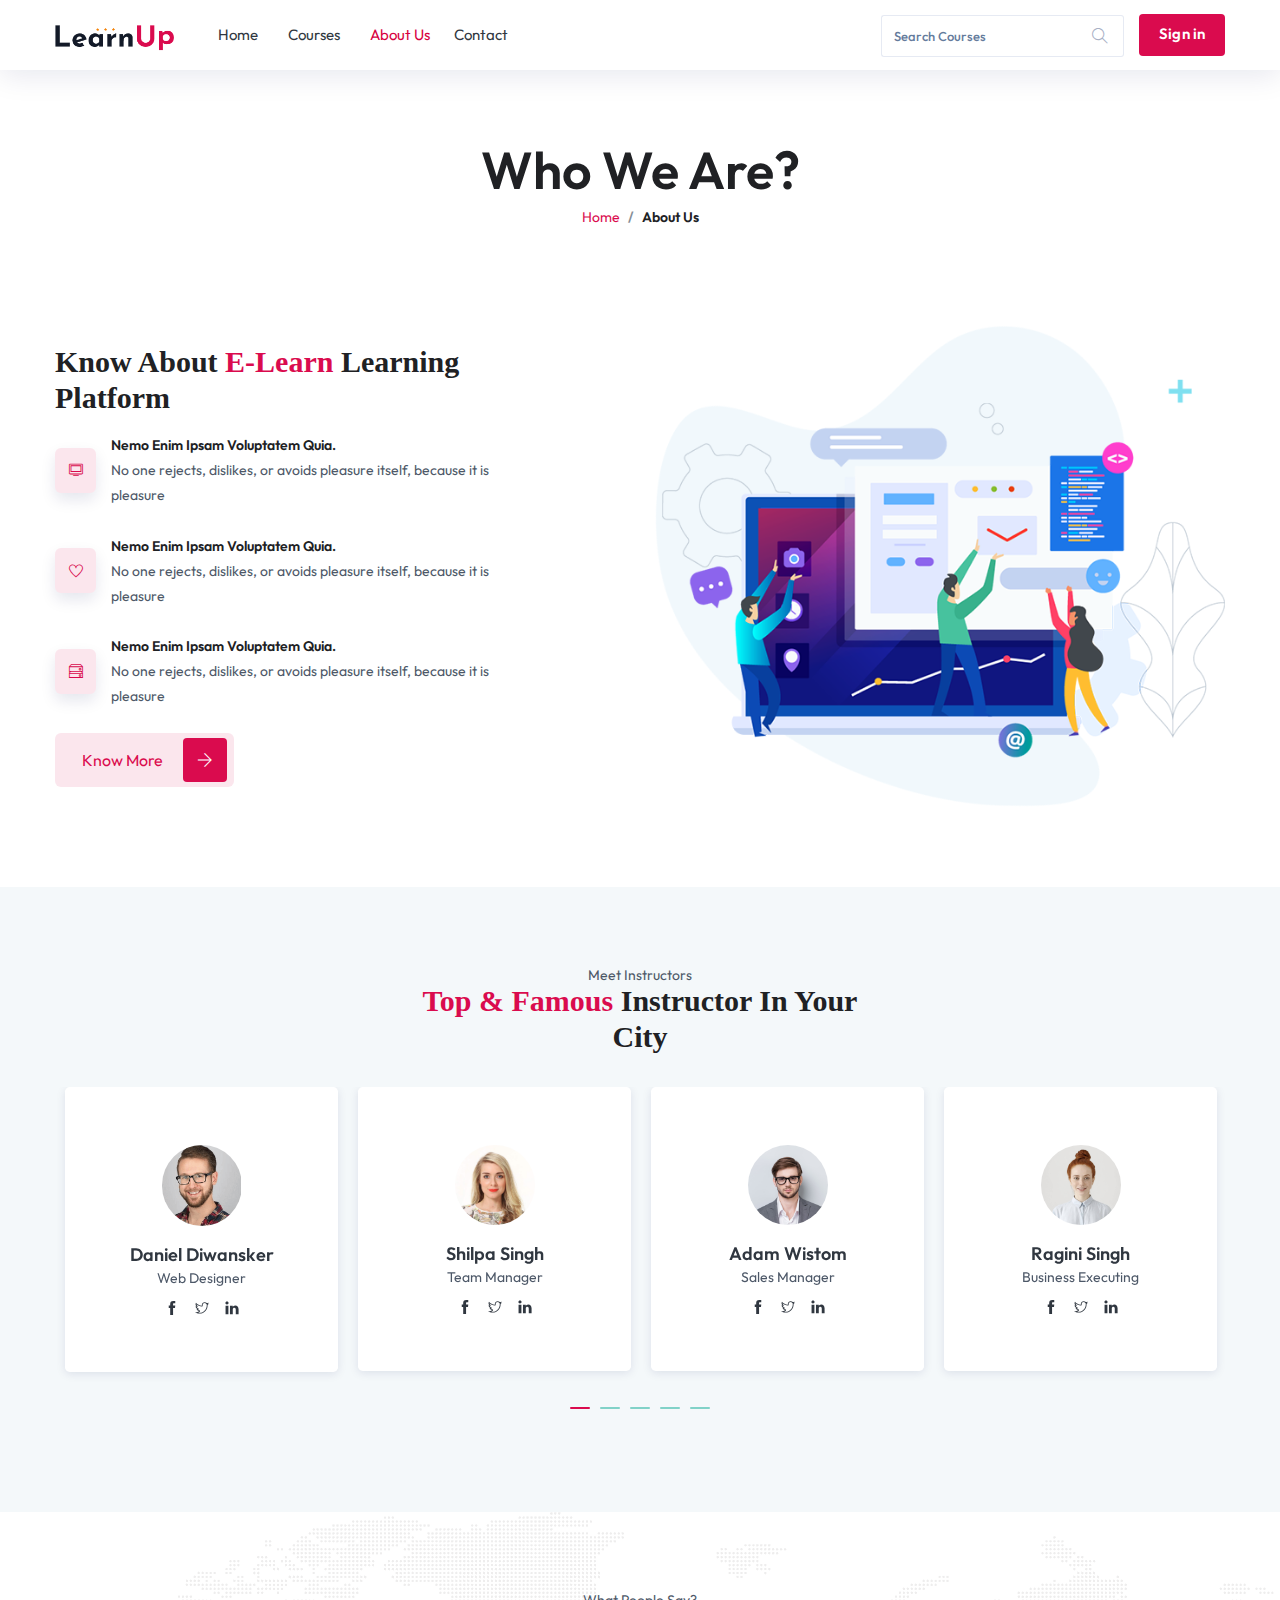
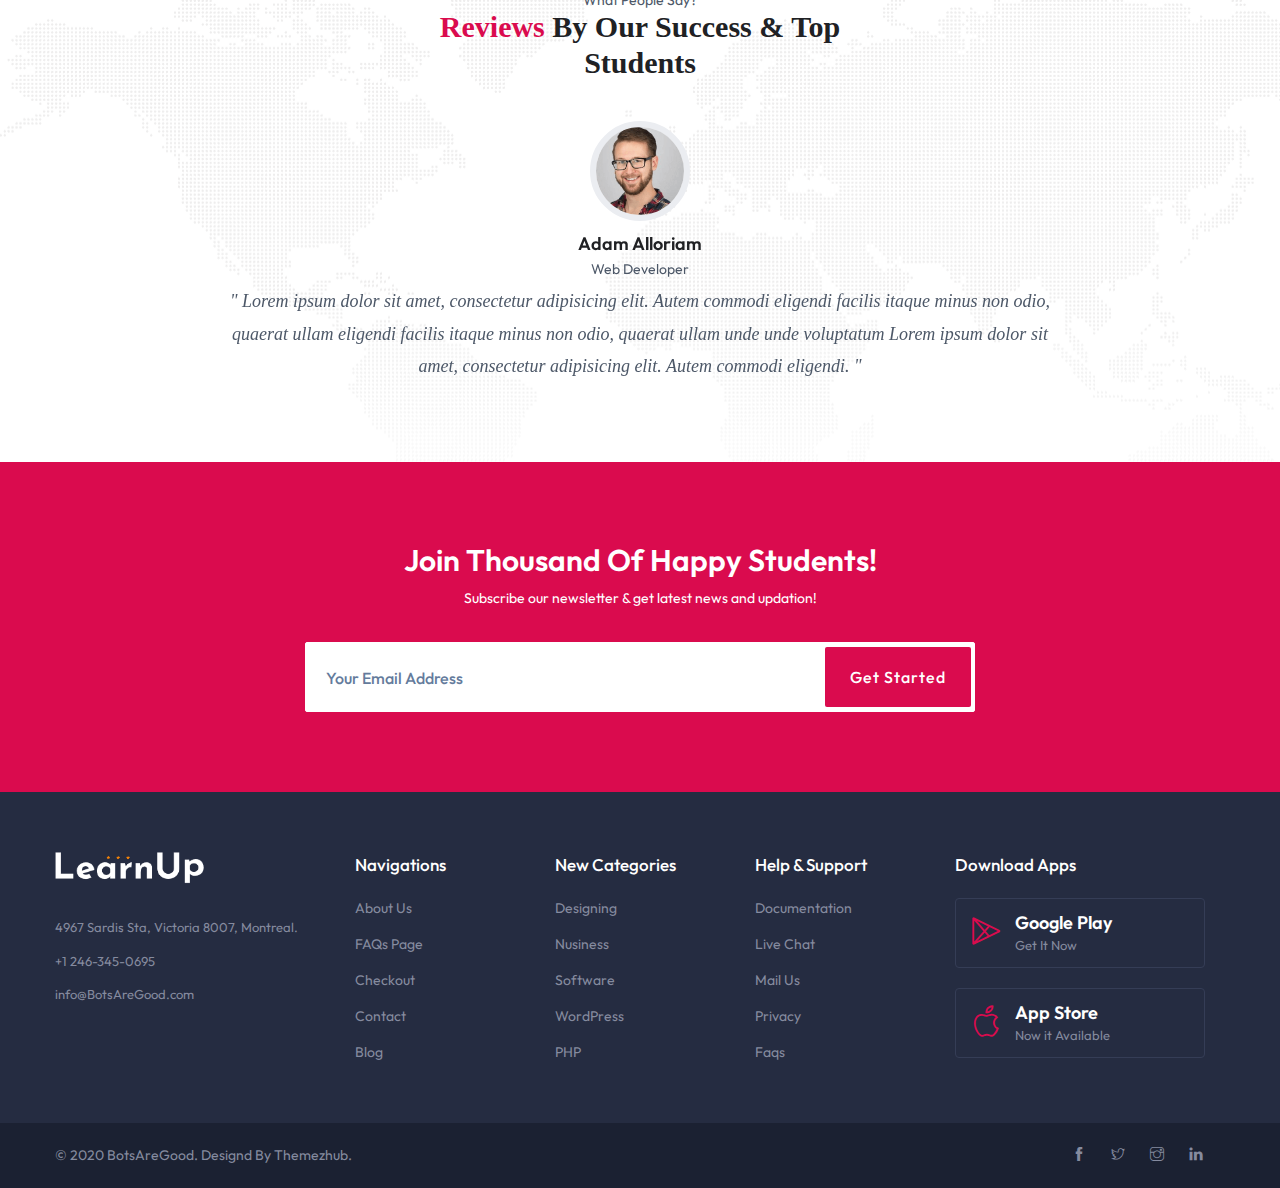
<file: about-us.html>
<!DOCTYPE html>
<html lang="en">
	
<!-- Mirrored from themezhub.net/BotsAreGood-demo-2/BotsAreGood/about-us.html by HTTrack Website Copier/3.x [XR&CO'2014], Tue, 02 Apr 2024 11:38:14 GMT -->
<head>
		<meta charset="utf-8" />
		<meta name="author" content="www.frebsite.nl" />
		<meta name="viewport" content="width=device-width, initial-scale=1.0, minimum-scale=1.0, maximum-scale=1.0, user-scalable=no" />
		
        <title>BotsAreGood - Online Course & Education</title>
		 
        <!-- Custom CSS -->
        <link href="assets/css/styles.css" rel="stylesheet">
		
		<!-- Custom Color Option -->
		<link href="assets/css/colors.css" rel="stylesheet">
		
    </head>
	
    <body class="red-skin">
	
        <!-- ============================================================== -->
        <!-- Preloader - style you can find in spinners.css -->
        <!-- ============================================================== -->
        <!--  -->
		
		
        <!-- ============================================================== -->
        <!-- Main wrapper - style you can find in pages.scss -->
        <!-- ============================================================== -->
        <div id="main-wrapper">
		
            <!-- ============================================================== -->
            <!-- Top header  -->
            <!-- ============================================================== -->
    <!-- Start Navigation -->
		<div class="header header-light head-shadow">
			<div class="container">
				<nav id="navigation" class="navigation navigation-landscape">
					<div class="nav-header">
						<a class="nav-brand" href="#">
							<img src="assets/img/logo.png" class="logo" alt="" />
						</a>
						<div class="nav-toggle"></div>
					</div>
					<div class="nav-menus-wrapper" style="transition-property: none;">
						<ul class="nav-menu">
						
							<li><a href="index.html">Home<span class="submenu-indicator"></span></a>
							</li>
							
							<li><a href="course.html">Courses<span class="submenu-indicator"></span></a>
							</li>

							<li class="active"><a href="about-us.html">About Us</a></li>
							
							<li><a href="contact.html">Contact</a></li>
							
						</ul>
						
						<ul class="nav-menu nav-menu-social align-to-right">
							<li class="login_click search">
								<form class="form-inline addons">
									<input class="form-control" type="search" placeholder="Search Courses" aria-label="Search">
									<button class="btn my-2 my-sm-0" type="submit"><i class="ti-search"></i></button>
								</form>
							</li>
							<li class="login_click bg-red">
								<a href="#" data-toggle="modal" data-target="#login">Sign in</a>
							</li>
						</ul>
						
					</div>
				</nav>
			</div>
		</div>
		<!-- End Navigation -->
			<div class="clearfix"></div>
			<!-- ============================================================== -->
			<!-- Top header  -->
			<!-- ============================================================== -->
			
			<!-- ============================ Page Title Start================================== -->
			<section class="page-title">
				<div class="container">
					<div class="row">
						<div class="col-lg-12 col-md-12">
							
							<div class="breadcrumbs-wrap">
								<h1 class="breadcrumb-title">Who We are?</h1>
								<nav aria-label="breadcrumb">
									<ol class="breadcrumb">
										<li class="breadcrumb-item"><a href="#">Home</a></li>
										<li class="breadcrumb-item active" aria-current="page">About Us</li>
									</ol>
								</nav>
							</div>
							
						</div>
					</div>
				</div>
			</section>
			<!-- ============================ Page Title End ================================== -->	
			
			<!-- ========================== About Facts List Section =============================== -->
			<section class="pt-0">
				<div class="container">
					
					<div class="row align-items-center">
					
						<div class="col-lg-6 col-md-6 col-sm-12">
							<div class="list_facts_wrap">
								<div class="sec-heading mb-3">
									<h2>Know about <span class="theme-cl">e-Learn</span> learning platform</h2>
								</div>
								<div class="list_facts">
									<div class="list_facts_icons"><i class="ti-desktop"></i></div>
									<div class="list_facts_caption">
										<h4>Nemo enim ipsam voluptatem quia.</h4>
										<p>No one rejects, dislikes, or avoids pleasure itself, because it is pleasure</p>
									</div>
								</div>
								<div class="list_facts">
									<div class="list_facts_icons"><i class="ti-heart"></i></div>
									<div class="list_facts_caption">
										<h4>Nemo enim ipsam voluptatem quia.</h4>
										<p>No one rejects, dislikes, or avoids pleasure itself, because it is pleasure</p>
									</div>
								</div>
								<div class="list_facts">
									<div class="list_facts_icons"><i class="ti-harddrives"></i></div>
									<div class="list_facts_caption">
										<h4>Nemo enim ipsam voluptatem quia.</h4>
										<p>No one rejects, dislikes, or avoids pleasure itself, because it is pleasure</p>
									</div>
								</div>
								
							</div>
							<a href="#" class="btn btn-modern">Know More<span><i class="ti-arrow-right"></i></span></a>
						</div>
						
						<div class="col-lg-6 col-md-6 col-sm-12">
							<div class="list_facts_wrap_img">
							
								<img src="assets/img/edu_2.png" class="img-fluid" alt="" />
								
							</div>
						</div>

					</div>
					
				</div>
			</section>
			<!-- ========================== About Facts List Section =============================== -->
			
			<!-- ============================ Featured Instructor Start ================================== -->
			<section class="bg-light">
				<div class="container">
				
					<div class="row justify-content-center">
						<div class="col-lg-5 col-md-6 col-sm-12">
							<div class="sec-heading center">
								<p>Meet Instructors</p>
								<h2><span class="theme-cl">Top & Famous</span> Instructor in Your City</h2>
							</div>
						</div>
					</div>
					
					<div class="row">
						<div class="col-lg-12 col-md-12 col-sm-12">
						
							<div class="four_slide-dots articles arrow_middle">
								
								<!-- Single Slide -->
								<div class="singles_items">
									<div class="instructor_wrap">
										<div class="instructor_thumb">
											<a href="instructor-detail.html"><img src="assets/img/user-1.jpg" class="img-fluid" alt=""></a>
										</div>
										<div class="instructor_caption">
											<h4><a href="instructor-detail.html">Daniel Diwansker</a></h4>
											<span>Web Designer</span>
											<ul>
												<li><a href="#" class="cl-fb"><i class="ti-facebook"></i></a></li>
												<li><a href="#" class="cl-twitter"><i class="ti-twitter"></i></a></li>
												<li><a href="#" class="cl-linked"><i class="ti-linkedin"></i></a></li>
											</ul>
										</div>
									</div>
								</div>
								
								<!-- Single Slide -->
								<div class="singles_items">
									<div class="instructor_wrap">
										<div class="instructor_thumb">
											<a href="instructor-detail.html"><img src="assets/img/user-2.jpg" class="img-fluid" alt=""></a>
										</div>
										<div class="instructor_caption">
											<h4><a href="instructor-detail.html">Shilpa Singh</a></h4>
											<span>Team Manager</span>
											<ul>
												<li><a href="#" class="cl-fb"><i class="ti-facebook"></i></a></li>
												<li><a href="#" class="cl-twitter"><i class="ti-twitter"></i></a></li>
												<li><a href="#" class="cl-linked"><i class="ti-linkedin"></i></a></li>
											</ul>
										</div>
									</div>
								</div>
								
								<!-- Single Slide -->
								<div class="singles_items">
									<div class="instructor_wrap">
										<div class="instructor_thumb">
											<a href="instructor-detail.html"><img src="assets/img/user-3.jpg" class="img-fluid" alt=""></a>
										</div>
										<div class="instructor_caption">
											<h4><a href="instructor-detail.html">Adam Wistom</a></h4>
											<span>Sales Manager</span>
											<ul>
												<li><a href="#" class="cl-fb"><i class="ti-facebook"></i></a></li>
												<li><a href="#" class="cl-twitter"><i class="ti-twitter"></i></a></li>
												<li><a href="#" class="cl-linked"><i class="ti-linkedin"></i></a></li>
											</ul>
										</div>
									</div>
								</div>
								
								<!-- Single Slide -->
								<div class="singles_items">
									<div class="instructor_wrap">
										<div class="instructor_thumb">
											<a href="instructor-detail.html"><img src="assets/img/user-4.jpg" class="img-fluid" alt=""></a>
										</div>
										<div class="instructor_caption">
											<h4><a href="instructor-detail.html">Ragini Singh</a></h4>
											<span>Business Executing</span>
											<ul>
												<li><a href="#" class="cl-fb"><i class="ti-facebook"></i></a></li>
												<li><a href="#" class="cl-twitter"><i class="ti-twitter"></i></a></li>
												<li><a href="#" class="cl-linked"><i class="ti-linkedin"></i></a></li>
											</ul>
										</div>
									</div>
								</div>
								
								<!-- Single Slide -->
								<div class="singles_items">
									<div class="instructor_wrap">
										<div class="instructor_thumb">
											<a href="instructor-detail.html"><img src="assets/img/user-5.jpg" class="img-fluid" alt=""></a>
										</div>
										<div class="instructor_caption">
											<h4><a href="instructor-detail.html">Daniel Wilson</a></h4>
											<span>HR Manager</span>
											<ul>
												<li><a href="#" class="cl-fb"><i class="ti-facebook"></i></a></li>
												<li><a href="#" class="cl-twitter"><i class="ti-twitter"></i></a></li>
												<li><a href="#" class="cl-linked"><i class="ti-linkedin"></i></a></li>
											</ul>
										</div>
									</div>
								</div>
							
							</div>
						
						</div>
					</div>
					
				</div>
			</section>
			<!-- ============================ Featured Instructor End ================================== -->
			
			<!-- ============================ Testimonial Start ================================== -->
			<section style="background:url(assets/img/testimonial.png)">
				<div class="container">
				
					<div class="row justify-content-center">
						<div class="col-lg-5 col-md-6 col-sm-12">
							<div class="sec-heading center">
								<p>What People Say?</p>
								<h2><span class="theme-cl">Reviews</span> By Our Success & Top Students</h2>
							</div>
						</div>
					</div>
					
					<div class="row">
						<div class="col-md-12">
							<div id="testimonials_style" class="slick-carousel-3 arrow_middle">
								<div class="testimonial-detail">
									<div class="client-detail-box">
										<div class="pic">
											<img src="assets/img/user-1.jpg" alt="">
										</div>
										<div class="client-detail">
											<h3 class="testimonial-title">Adam Alloriam</h3>
											<span class="post">Web Developer</span>
										</div>
									</div>
									<p class="description">
										" Lorem ipsum dolor sit amet, consectetur adipisicing elit. Autem commodi eligendi facilis itaque minus non odio, quaerat ullam eligendi facilis itaque minus non odio, quaerat ullam unde  unde voluptatum Lorem ipsum dolor sit amet, consectetur adipisicing elit. Autem commodi eligendi. "
									</p>
								</div>

								<div class="testimonial-detail">
									<div class="client-detail-box">
										<div class="pic">
											<img src="assets/img/user-2.jpg" alt="">
										</div>
										<div class="client-detail">
											<h3 class="testimonial-title">Illa Millia</h3>
											<span class="post">Project Manager</span>
										</div>
									</div>
									<p class="description">
										" Lorem ipsum dolor sit amet, consectetur adipisicing elit. Autem commodi eligendi facilis itaque minus non odio, quaerat ullam unde voluptatum eligendi facilis itaque minus non odio, quaerat ullam unde  Lorem ipsum dolor sit amet, consectetur adipisicing elit. Autem commodi eligendi."
									</p>
								</div>
								
								<div class="testimonial-detail">
									<div class="client-detail-box">
										<div class="pic">
											<img src="assets/img/user-3.jpg" alt="">
										</div>
										<div class="client-detail">
											<h3 class="testimonial-title">Rout Millance</h3>
											<span class="post">Web Designer</span>
										</div>
									</div>
									<p class="description">
										" Lorem ipsum dolor sit amet, consectetur adipisicing elit. Autem commodi eligendi facilis itaque minus non odio, quaerat ullam unde voluptatum Lorem ipsum dolor sit amet, consectetur adipisicing elit. Autem commodi eligendi."
									</p>
								</div>
								
								<div class="testimonial-detail">
									<div class="client-detail-box">
										<div class="pic">
											<img src="assets/img/user-4.jpg" alt="">
										</div>
										<div class="client-detail">
											<h3 class="testimonial-title">williamson</h3>
											<span class="post">Web Developer</span>
										</div>
									</div>
									<p class="description">
										" Lorem ipsum dolor sit amet, consectetur adipisicing elit. Autem commodi eligendi facilis itaque minus non odio, quaerat ullam unde voluptatum eligendi facilis itaque minus non odio, quaerat ullam unde ? "
									</p>
								</div>
							</div>
						</div>
					</div>
					
				</div>
			</section>	
			<!-- ============================ Testimonial End ================================== -->
			
			<!-- ============================== Start Newsletter ================================== -->
			<section class="newsletter theme-bg inverse-theme">
				<div class="container">
					<div class="row justify-content-center">
						<div class="col-lg-7 col-md-8 col-sm-12">
							<div class="text-center">
								<h2>Join Thousand of Happy Students!</h2>
								<p>Subscribe our newsletter & get latest news and updation!</p>
								<form class="sup-form">
									<input type="email" class="form-control sigmup-me" placeholder="Your Email Address" required="required">
									<input type="submit" class="btn btn-theme" value="Get Started">
								</form>
							</div>
						</div>
					</div>
				</div>
			</section>
			<!-- ================================= End Newsletter =============================== -->
			
			<!-- ============================ Footer Start ================================== -->
			<footer class="dark-footer skin-dark-footer">
				<div>
					<div class="container">
						<div class="row">
							
							<div class="col-lg-3 col-md-3">
								<div class="footer-widget">
									<img src="assets/img/logo-light.png" class="img-footer" alt="" />
									<div class="footer-add">
										<p>4967  Sardis Sta, Victoria 8007, Montreal.</p>
										<p>+1 246-345-0695</p>
										<p>info@BotsAreGood.com</p>
									</div>
									
								</div>
							</div>		
							<div class="col-lg-2 col-md-3">
								<div class="footer-widget">
									<h4 class="widget-title">Navigations</h4>
									<ul class="footer-menu">
										<li><a href="about-us.html">About Us</a></li>
										<li><a href="faq.html">FAQs Page</a></li>
										<li><a href="checkout.html">Checkout</a></li>
										<li><a href="contact.html">Contact</a></li>
										<li><a href="blog.html">Blog</a></li>
									</ul>
								</div>
							</div>
									
							<div class="col-lg-2 col-md-3">
								<div class="footer-widget">
									<h4 class="widget-title">New Categories</h4>
									<ul class="footer-menu">
										<li><a href="#">Designing</a></li>
										<li><a href="#">Nusiness</a></li>
										<li><a href="#">Software</a></li>
										<li><a href="#">WordPress</a></li>
										<li><a href="#">PHP</a></li>
									</ul>
								</div>
							</div>
							
							<div class="col-lg-2 col-md-3">
								<div class="footer-widget">
									<h4 class="widget-title">Help & Support</h4>
									<ul class="footer-menu">
										<li><a href="#">Documentation</a></li>
										<li><a href="#">Live Chat</a></li>
										<li><a href="#">Mail Us</a></li>
										<li><a href="#">Privacy</a></li>
										<li><a href="#">Faqs</a></li>
									</ul>
								</div>
							</div>
							
							<div class="col-lg-3 col-md-12">
								<div class="footer-widget">
									<h4 class="widget-title">Download Apps</h4>
									<a href="#" class="other-store-link">
										<div class="other-store-app">
											<div class="os-app-icon">
												<i class="lni-playstore theme-cl"></i>
											</div>
											<div class="os-app-caps">
												Google Play
												<span>Get It Now</span>
											</div>
										</div>
									</a>
									<a href="#" class="other-store-link">
										<div class="other-store-app">
											<div class="os-app-icon">
												<i class="lni-apple theme-cl"></i>
											</div>
											<div class="os-app-caps">
												App Store
												<span>Now it Available</span>
											</div>
										</div>
									</a>
								</div>
							</div>
							
						</div>
					</div>
				</div>
				
				<div class="footer-bottom">
					<div class="container">
						<div class="row align-items-center">
							
							<div class="col-lg-6 col-md-6">
								<p class="mb-0">© 2020 BotsAreGood. Designd By <a href="https://themezhub.com/">Themezhub</a>.</p>
							</div>
							
							<div class="col-lg-6 col-md-6 text-right">
								<ul class="footer-bottom-social">
									<li><a href="#"><i class="ti-facebook"></i></a></li>
									<li><a href="#"><i class="ti-twitter"></i></a></li>
									<li><a href="#"><i class="ti-instagram"></i></a></li>
									<li><a href="#"><i class="ti-linkedin"></i></a></li>
								</ul>
							</div>
							
						</div>
					</div>
				</div>
			</footer>
			<!-- ============================ Footer End ================================== -->
			
			<!-- Log In Modal -->
			<div class="modal fade" id="login" tabindex="-1" role="dialog" aria-labelledby="registermodal" aria-hidden="true">
				<div class="modal-dialog modal-dialog-centered login-pop-form" role="document">
					<div class="modal-content" id="registermodal">
						<span class="mod-close" data-dismiss="modal" aria-hidden="true"><i class="ti-close"></i></span>
						<div class="modal-body">
							<h4 class="modal-header-title">Log In</h4>
							<div class="login-form">
								<form>
								
									<div class="form-group">
										<label>User Name</label>
										<input type="text" class="form-control" placeholder="Username">
									</div>
									
									<div class="form-group">
										<label>Password</label>
										<input type="password" class="form-control" placeholder="*******">
									</div>
									
									<div class="form-group">
										<button type="submit" class="btn btn-md full-width pop-login">Login</button>
									</div>
								
								</form>
							</div>
							
							<div class="social-login mb-3">
								<ul>
									<li>
										<input id="reg" class="checkbox-custom" name="reg" type="checkbox">
										<label for="reg" class="checkbox-custom-label">Save Password</label>
									</li>
									<li class="right"><a href="#" class="theme-cl">Forget Password?</a></li>
								</ul>
							</div>
							
							<div class="modal-divider"><span>Or login via</span></div>
							<div class="social-login ntr mb-3">
								<ul>
									<li><a href="#" class="btn connect-fb"><i class="ti-facebook"></i>Facebook</a></li>
									<li><a href="#" class="btn connect-google"><i class="ti-google"></i>Google</a></li>
								</ul>
							</div>
							
							<div class="text-center">
								<p class="mt-2">Haven't Any Account? <a href="register.html" class="link">Click here</a></p>
							</div>
						</div>
					</div>
				</div>
			</div>
			<!-- End Modal -->
			
			<!-- Sign Up Modal -->
			<div class="modal fade" id="signup" tabindex="-1" role="dialog" aria-labelledby="sign-up" aria-hidden="true">
				<div class="modal-dialog modal-dialog-centered login-pop-form" role="document">
					<div class="modal-content" id="sign-up">
						<span class="mod-close" data-dismiss="modal" aria-hidden="true"><i class="ti-close"></i></span>
						<div class="modal-body">
							<h4 class="modal-header-title">Sign Up</h4>
							<div class="login-form">
								<form>
								
									<div class="form-group">
										<input type="text" class="form-control" placeholder="Full Name">
									</div>
									
									<div class="form-group">
										<input type="email" class="form-control" placeholder="Email">
									</div>
									
									<div class="form-group">
										<input type="text" class="form-control" placeholder="Username">
									</div>
									
									<div class="form-group">
										<input type="password" class="form-control" placeholder="*******">
									</div>

									
									<div class="form-group">
										<button type="submit" class="btn btn-md full-width pop-login">Sign Up</button>
									</div>
								
								</form>
							</div>
							
							<div class="modal-divider"><span>Or Signup via</span></div>
							<div class="social-login ntr mb-3">
								<ul>
									<li><a href="#" class="btn connect-fb"><i class="ti-facebook"></i>Facebook</a></li>
									<li><a href="#" class="btn connect-google"><i class="ti-google"></i>Google</a></li>
								</ul>
							</div>
							
							<div class="text-center">
								<p class="mt-3"><i class="ti-user mr-1"></i>Already Have An Account? <a href="#" class="link">Go For LogIn</a></p>
							</div>
						</div>
					</div>
				</div>
			</div>
			<!-- End Modal -->
			
			<a id="back2Top" class="top-scroll" title="Back to top" href="#"><i class="ti-arrow-up"></i></a>
			

		</div>
		<!-- ============================================================== -->
		<!-- End Wrapper -->
		<!-- ============================================================== -->

		<!-- ============================================================== -->
		<!-- All Jquery -->
		<!-- ============================================================== -->
		<script src="assets/js/jquery.min.js"></script>
		<script src="assets/js/popper.min.js"></script>
		<script src="assets/js/bootstrap.min.js"></script>
		<script src="assets/js/select2.min.js"></script>
		<script src="assets/js/slick.js"></script>
		<script src="assets/js/jquery.counterup.min.js"></script>
		<script src="assets/js/counterup.min.js"></script>
		<script src="assets/js/custom.js"></script>
		<!-- ============================================================== -->
		<!-- This page plugins -->
		<!-- ============================================================== -->

	</body>

<!-- Mirrored from themezhub.net/BotsAreGood-demo-2/BotsAreGood/about-us.html by HTTrack Website Copier/3.x [XR&CO'2014], Tue, 02 Apr 2024 11:38:14 GMT -->
</html>
</file>
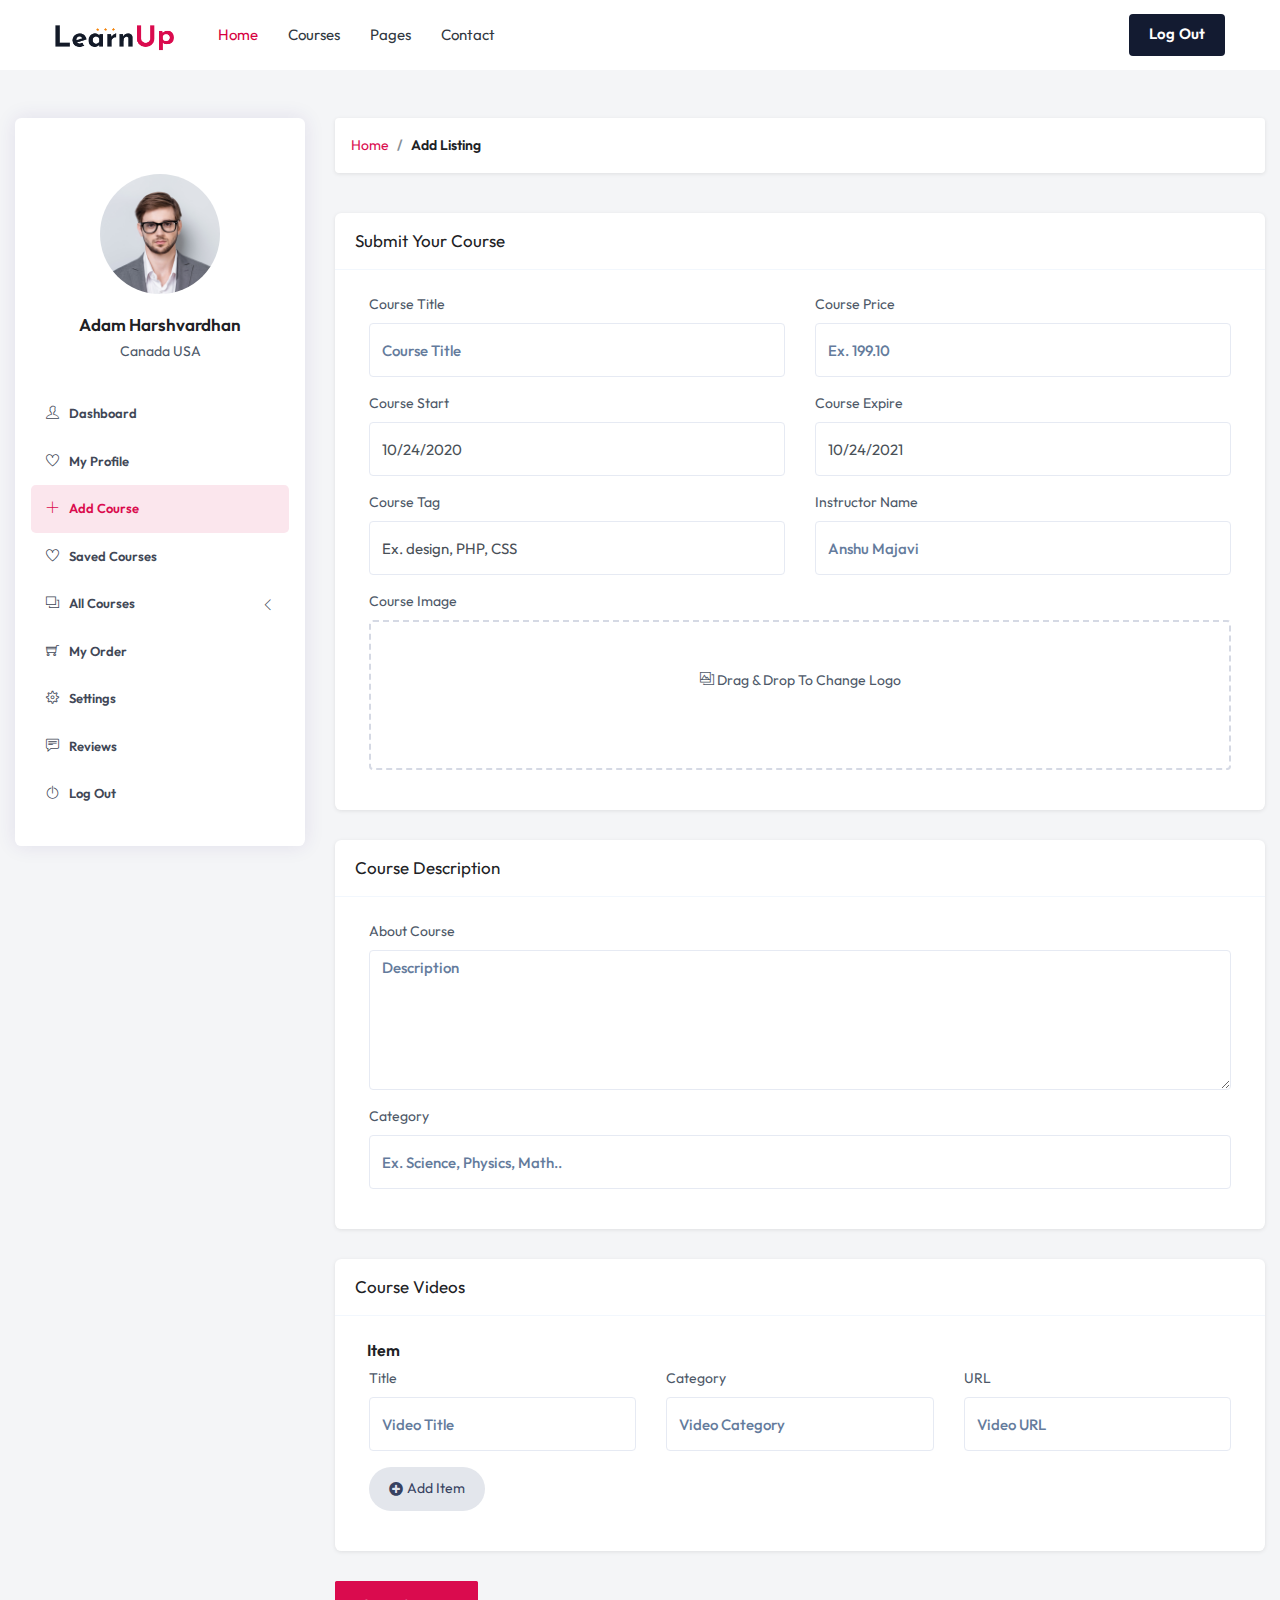
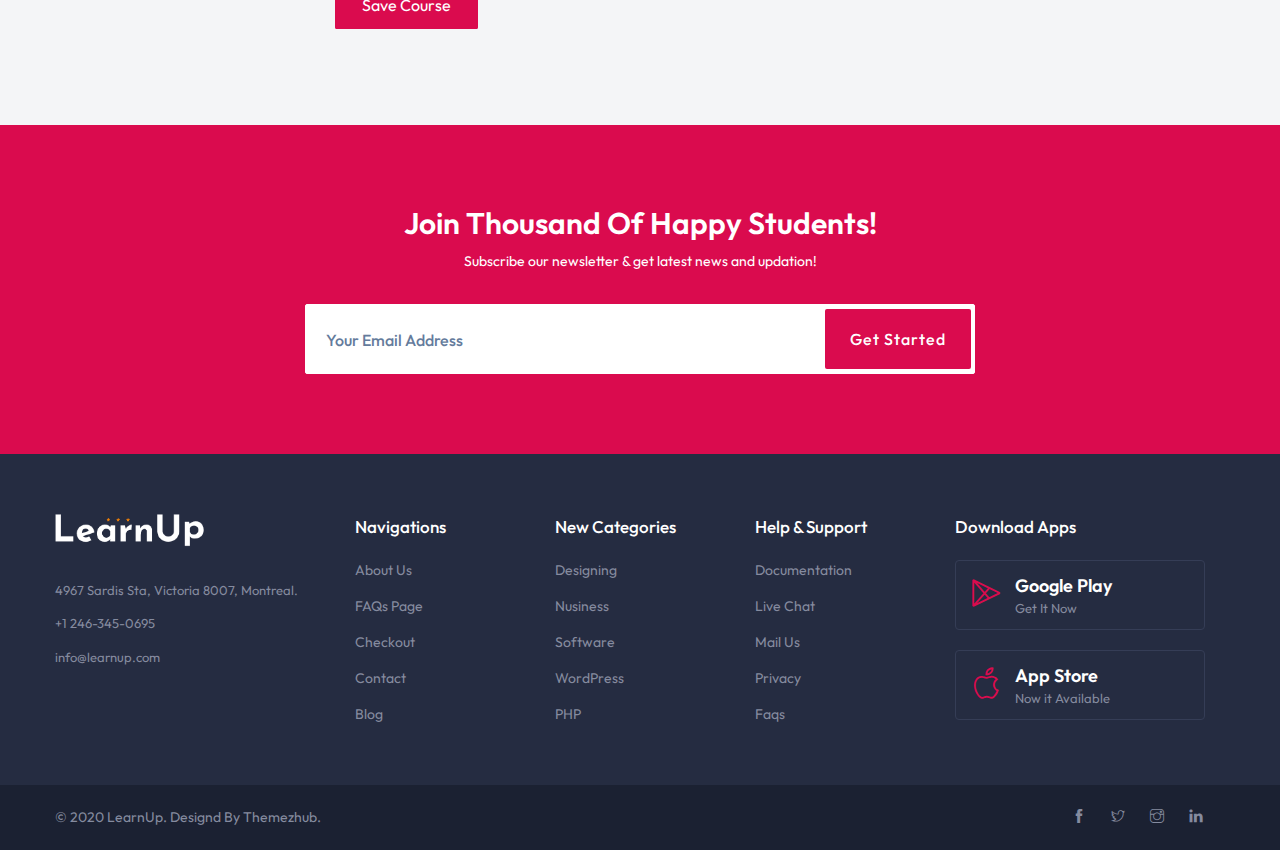
<file: add-listing.html>
<!DOCTYPE html>
<html lang="en">
	
<!-- Mirrored from themezhub.net/learnup-demo-2/learnup/add-listing.html by HTTrack Website Copier/3.x [XR&CO'2014], Tue, 02 Apr 2024 11:38:43 GMT -->
<head>
		<meta charset="utf-8" />
		<meta name="author" content="www.frebsite.nl" />
		<meta name="viewport" content="width=device-width, initial-scale=1.0, minimum-scale=1.0, maximum-scale=1.0, user-scalable=no" />
		
        <title>LearnUp - Online Course & Education HTML Template</title>
		 
        <!-- Custom CSS -->
        <link href="assets/css/styles.css" rel="stylesheet">
		
		<!-- Custom Color Option -->
		<link href="assets/css/colors.css" rel="stylesheet">
		
    </head>
	
    <body class="red-skin">
	
        <!-- ============================================================== -->
        <!-- Preloader - style you can find in spinners.css -->
        <!-- ============================================================== -->
		
		
        <!-- ============================================================== -->
        <!-- Main wrapper - style you can find in pages.scss -->
        <!-- ============================================================== -->
        <div id="main-wrapper">
		
            <!-- ============================================================== -->
            <!-- Top header  -->
            <!-- ============================================================== -->
            <!-- Start Navigation -->
			<div class="header header-light head-shadow">
				<div class="container">
					<nav id="navigation" class="navigation navigation-landscape">
						<div class="nav-header">
							<a class="nav-brand" href="#">
								<img src="assets/img/logo.png" class="logo" alt="" />
							</a>
							<div class="nav-toggle"></div>
						</div>
						<div class="nav-menus-wrapper" style="transition-property: none;">
							<ul class="nav-menu">
							
								<li class="active"><a href="#">Home<span class="submenu-indicator"></span></a>
									<ul class="nav-dropdown nav-submenu">
										<li><a href="#">New Home Design<span class="submenu-indicator"></span></a>
											<ul class="nav-dropdown nav-submenu">
												<li><a href="new-home-1.html">Modern Home Page</a></li>
												<li><a href="new-home-2.html">Standard Home Page</a></li>
												<li><a href="new-home-3.html">Classic Home Page</a></li>
											</ul>
										</li>
										<li><a href="index.html">Home 1</a></li>
										<li><a href="home-2.html">Home 2</a></li>
										<li><a href="home-3.html">Home 3</a></li>
										<li><a href="home-4.html">Home 4</a></li>
										<li><a href="home-5.html">Home 5</a></li>
										<li><a href="home-6.html">Home 6</a></li>
										<li><a href="home-7.html">Home 7</a></li>
										<li><a href="home-8.html">Home 8</a></li>
										<li><a href="home-9.html">Home 9</a></li>
										<li><a href="home-10.html">Home 10</a></li>
									</ul>
								</li>
								
								<li><a href="#">Courses<span class="submenu-indicator"></span></a>
									<ul class="nav-dropdown nav-submenu">
										<li><a href="#">Courses Grid Sidebar<span class="submenu-indicator"></span></a>
											<ul class="nav-dropdown nav-submenu">
												<li><a href="grid-with-sidebar.html">Courses grid 1</a></li>
												<li><a href="grid-with-sidebar-2.html">Courses grid 1</a></li>
												<li><a href="grid-with-sidebar-3.html">Courses grid 1</a></li>
											</ul>
										</li>
										<li><a href="list-with-sidebar.html">List Layout with Sidebar</a></li>
										<li><a href="#">Courses Grid Full Width<span class="submenu-indicator"></span></a>
											<ul class="nav-dropdown nav-submenu">
												<li><a href="full-width-course.html">Courses grid 1</a></li>
												<li><a href="full-width-course-2.html">Courses grid 1</a></li>
												<li><a href="full-width-course-3.html">Courses grid 1</a></li>
												<li><a href="full-width-course-4.html">Courses grid 1</a></li>
											</ul>
										</li>
										<li><a href="#">Courses Detail<span class="submenu-indicator"></span></a>
											<ul class="nav-dropdown nav-submenu">
												<li><a href="detail.html">Course Detail 1</a></li>
												<li><a href="detail-2.html">Course Detail 2</a></li>
												<li><a href="detail-3.html">Course Detail 3</a></li>
												<li><a href="detail-4.html">Course Detail 4</a></li>
												<li><a href="detail-5.html">Course Detail 5</a></li><li><a href="detail-6.html">Course Detail 6</a></li>
											</ul>
										</li>
										<li><a href="find-instructor.html">Find Instructor</a></li>
										<li><a href="instructor-detail.html">Instructor Detail</a></li>
									</ul>
								</li>
								
								<li><a href="#">Pages<span class="submenu-indicator"></span></a>
									<ul class="nav-dropdown nav-submenu">
										<li class=""><a href="#">User Dashboard<span class="submenu-indicator"></span></a>
											<ul class="nav-dropdown nav-submenu">
												<li><a href="dashboard.html">User Dashboard</a></li>
												<li><a href="my-profile.html">My Profile</a></li>
												<li><a href="all-courses.html">My Courses</a></li>
												<li><a href="my-order.html">My Order</a></li>
												<li><a href="saved-courses.html">Saved Courses</a></li>
												<li><a href="reviews.html">My Reviews</a></li>
												<li><a href="settings.html">My Settings</a></li>
											</ul>
										</li>
										<li><a href="#">Shop Pages<span class="submenu-indicator"></span></a>
											<ul class="nav-dropdown nav-submenu">
												<li><a href="shop-full-width.html">Shop Full Width</a></li>
												<li><a href="shop-left-sidebar.html">Shop Sidebar Left</a></li>
												<li><a href="shop-right-sidebar.html">Shop Sidebar Right</a></li>
												<li><a href="product-detail.html">Shop Detail</a></li>
												<li><a href="add-to-cart.html">Add To Cart</a></li>
												<li><a href="product-wishlist.html">Wishlist</a></li>
												<li><a href="checkout.html">Checkout</a></li>
												<li><a href="shop-order.html">Order</a></li>
											</ul>
										</li>
										<li><a href="about-us.html">About Us</a></li>
										<li><a href="blog.html">Blog Style</a></li>
										<li><a href="blog-detail.html">Blog Detail</a></li>
										<li><a href="pricing.html">Pricing</a></li>
										<li><a href="404.html">404 Page</a></li>
										<li><a href="register.html">Register</a></li>
										<li><a href="component.html">Elements</a></li>
										<li><a href="privacy.html">Privacy Policy</a></li>
										<li><a href="faq.html">FAQs</a></li>
									</ul>
								</li>
								
								<li><a href="contact.html">Contact</a></li>
								
							</ul>
							
							<ul class="nav-menu nav-menu-social align-to-right">
								<li class="login_click theme-bg">
									<a href="register.html">Log Out</a>
								</li>
							</ul>
						</div>
					</nav>
				</div>
			</div>
			<!-- End Navigation -->
			<div class="clearfix"></div>
			<!-- ============================================================== -->
			<!-- Top header  -->
			<!-- ============================================================== -->	

			
			<!-- ============================ Dashboard: My Order Start ================================== -->
			<section class="gray pt-5">
				<div class="container-fluid">
										
					<div class="row">
					
						<div class="col-lg-3 col-md-3">
							<div class="dashboard-navbar">
								
								<div class="d-user-avater">
									<img src="assets/img/user-3.jpg" class="img-fluid avater" alt="">
									<h4>Adam Harshvardhan</h4>
									<span>Canada USA</span>
								</div>
								
								<div class="d-navigation">
									<ul id="side-menu">
										<li><a href="dashboard.html"><i class="ti-user"></i>Dashboard</a></li>
										<li><a href="my-profile.html"><i class="ti-heart"></i>My Profile</a></li>
										<li class="active"><a href="add-listing.html"><i class="ti-plus"></i>Add Course</a></li>
										<li><a href="saved-courses.html"><i class="ti-heart"></i>Saved Courses</a></li>
										<li class="dropdown">
											<a href="all-courses.html"><i class="ti-layers"></i>All Courses<span class="ti-angle-left"></span></a>
											<ul class="nav nav-second-level">
												<li><a href="all-courses.html">All</a></li>
												<li><a href="javascript:void(0);">Published</a></li>
												<li><a href="javascript:void(0);">Pending</a></li>
												<li><a href="javascript:void(0);">Expired</a></li>
												<li><a href="javascript:void(0);">In Draft</a></li>
											</ul>
										</li>
										<li><a href="my-order.html"><i class="ti-shopping-cart"></i>My Order</a></li>
										<li><a href="settings.html"><i class="ti-settings"></i>Settings</a></li>
										<li><a href="reviews.html"><i class="ti-comment-alt"></i>Reviews</a></li>
										<li><a href="#"><i class="ti-power-off"></i>Log Out</a></li>
									</ul>
								</div>
								
							</div>
							
							
						</div>	
						
						<div class="col-lg-9 col-md-9 col-sm-12">
							
							<!-- Row -->
							<div class="row">
								<div class="col-lg-12 col-md-12 col-sm-12 pb-4">
									<nav aria-label="breadcrumb">
										<ol class="breadcrumb">
											<li class="breadcrumb-item"><a href="#">Home</a></li>
											<li class="breadcrumb-item active" aria-current="page">Add Listing</li>
										</ol>
									</nav>
								</div>
							</div>
							<!-- /Row -->
							
							<!-- Row -->
							<div class="row">
								<div class="col-lg-12 col-md-12 col-sm-12">
									<div class="dashboard_container">
										<div class="dashboard_container_header">
											<div class="dashboard_fl_1">
												<h4>Submit your Course</h4>
											</div>
										</div>
										<div class="dashboard_container_body p-4">
											<!-- Basic info -->
											<div class="submit-section">
												<div class="form-row">
												
													<div class="form-group col-md-6">
														<label>Course Title</label>
														<input type="text" class="form-control" placeholder="Course Title">
													</div>
													
													<div class="form-group col-md-6">
														<label>Course Price</label>
														<input type="email" class="form-control" placeholder="Ex. 199.10">
													</div>
													
													<div class="form-group col-md-6">
														<label>Course Start</label>
														<input type="text" name="edu-start" class="form-control" value="10/24/2020" />
													</div>
													
													<div class="form-group col-md-6">
														<label>Course Expire</label>
														<input type="text" name="edu-expire" class="form-control" value="10/24/2021" />
													</div>
													
													<div class="form-group col-md-6">
														<label>Course Tag</label>
														<input type="text" class="form-control" value="Ex. design, PHP, CSS">
													</div>
													
													<div class="form-group col-md-6">
														<label>Instructor Name</label>
														<input type="text" class="form-control" placeholder="Anshu Majavi">
													</div>
													
													<div class="form-group col-md-12">
														<label>Course Image</label>
														<form action="https://themezhub.net/upload-target" class="dropzone dz-clickable primary-dropzone">
															<div class="dz-default dz-message">
																<i class="ti-gallery"></i>
																<span>Drag & Drop To Change Logo</span>
															</div>
														</form>
													</div>
													
												</div>
											</div>
											<!-- Basic info -->
											
										</div>
										
									</div>
								</div>
							</div>
							<!-- /Row -->
							
							<!-- Row -->
							<div class="row">
								<div class="col-lg-12 col-md-12 col-sm-12">
									<div class="dashboard_container">
										<div class="dashboard_container_header">
											<div class="dashboard_fl_1">
												<h4>Course Description</h4>
											</div>
										</div>
										<div class="dashboard_container_body p-4">
											<!-- Basic info -->
											<div class="submit-section">
												<div class="form-row">

													<div class="form-group col-md-12">
														<label>About Course</label>
														<textarea class="form-control" placeholder="Description"></textarea>
													</div>
													
													<div class="form-group col-md-12">
														<label>Category</label>
														<input type="text" class="form-control" placeholder="Ex. Science, Physics, Math..">
													</div>
													
												</div>
											</div>
											<!-- Basic info -->
											
										</div>
										
									</div>
								</div>
							</div>
							<!-- /Row -->
							
							<!-- Row -->
							<div class="row">
								<div class="col-lg-12 col-md-12 col-sm-12">
									<div class="dashboard_container">
										<div class="dashboard_container_header">
											<div class="dashboard_fl_1">
												<h4>Course Videos</h4>
											</div>
										</div>
										<div class="dashboard_container_body p-4">
											<!-- Basic info -->
											<div class="submit-section">
												
												<h6 class="ml-2">Item</h6>
												<div class="form-row">
												
													<div class="form-group col-md-4">
														<label>Title</label>
														<input type="text" class="form-control" placeholder="Video Title">
													</div>
													
													<div class="form-group col-md-4">
														<label>Category</label>
														<input type="email" class="form-control" placeholder="Video Category">
													</div>
													
													<div class="form-group col-md-4">
														<label>URL</label>
														<input type="text" class="form-control" placeholder="Video URL">
													</div>
													
													<div class="form-group col-md-12">
														<a href="javascript:void(0);" class="btn add-items"><i class="fa fa-plus-circle"></i>Add Item</a>
													</div>
												</div>
												
												
											</div>
											<!-- Basic info -->
											
										</div>
										
									</div>
								</div>
							</div>
							<!-- /Row -->
							
							<div class="row">
								<div class="form-group col-lg-12 col-md-12">
									<button class="btn btn-theme" type="submit">Save Course</button>
								</div>
							</div>
							
						</div>
					
					</div>
					<!-- Row -->
					
				</div>
			</section>
			<!-- ============================ Dashboard: My Order Start End ================================== -->
			
			<!-- ============================== Start Newsletter ================================== -->
			<section class="newsletter theme-bg inverse-theme">
				<div class="container">
					<div class="row justify-content-center">
						<div class="col-lg-7 col-md-8 col-sm-12">
							<div class="text-center">
								<h2>Join Thousand of Happy Students!</h2>
								<p>Subscribe our newsletter & get latest news and updation!</p>
								<form class="sup-form">
									<input type="email" class="form-control sigmup-me" placeholder="Your Email Address" required="required">
									<input type="submit" class="btn btn-theme" value="Get Started">
								</form>
							</div>
						</div>
					</div>
				</div>
			</section>
			<!-- ================================= End Newsletter =============================== -->
			
			<!-- ============================ Footer Start ================================== -->
			<footer class="dark-footer skin-dark-footer">
				<div>
					<div class="container">
						<div class="row">
							
							<div class="col-lg-3 col-md-3">
								<div class="footer-widget">
									<img src="assets/img/logo-light.png" class="img-footer" alt="" />
									<div class="footer-add">
										<p>4967  Sardis Sta, Victoria 8007, Montreal.</p>
										<p>+1 246-345-0695</p>
										<p>info@learnup.com</p>
									</div>
									
								</div>
							</div>		
							<div class="col-lg-2 col-md-3">
								<div class="footer-widget">
									<h4 class="widget-title">Navigations</h4>
									<ul class="footer-menu">
										<li><a href="about-us.html">About Us</a></li>
										<li><a href="faq.html">FAQs Page</a></li>
										<li><a href="checkout.html">Checkout</a></li>
										<li><a href="contact.html">Contact</a></li>
										<li><a href="blog.html">Blog</a></li>
									</ul>
								</div>
							</div>
									
							<div class="col-lg-2 col-md-3">
								<div class="footer-widget">
									<h4 class="widget-title">New Categories</h4>
									<ul class="footer-menu">
										<li><a href="#">Designing</a></li>
										<li><a href="#">Nusiness</a></li>
										<li><a href="#">Software</a></li>
										<li><a href="#">WordPress</a></li>
										<li><a href="#">PHP</a></li>
									</ul>
								</div>
							</div>
							
							<div class="col-lg-2 col-md-3">
								<div class="footer-widget">
									<h4 class="widget-title">Help & Support</h4>
									<ul class="footer-menu">
										<li><a href="#">Documentation</a></li>
										<li><a href="#">Live Chat</a></li>
										<li><a href="#">Mail Us</a></li>
										<li><a href="#">Privacy</a></li>
										<li><a href="#">Faqs</a></li>
									</ul>
								</div>
							</div>
							
							<div class="col-lg-3 col-md-12">
								<div class="footer-widget">
									<h4 class="widget-title">Download Apps</h4>
									<a href="#" class="other-store-link">
										<div class="other-store-app">
											<div class="os-app-icon">
												<i class="lni-playstore theme-cl"></i>
											</div>
											<div class="os-app-caps">
												Google Play
												<span>Get It Now</span>
											</div>
										</div>
									</a>
									<a href="#" class="other-store-link">
										<div class="other-store-app">
											<div class="os-app-icon">
												<i class="lni-apple theme-cl"></i>
											</div>
											<div class="os-app-caps">
												App Store
												<span>Now it Available</span>
											</div>
										</div>
									</a>
								</div>
							</div>
							
						</div>
					</div>
				</div>
				
				<div class="footer-bottom">
					<div class="container">
						<div class="row align-items-center">
							
							<div class="col-lg-6 col-md-6">
								<p class="mb-0">© 2020 LearnUp. Designd By <a href="https://themezhub.com/">Themezhub</a>.</p>
							</div>
							
							<div class="col-lg-6 col-md-6 text-right">
								<ul class="footer-bottom-social">
									<li><a href="#"><i class="ti-facebook"></i></a></li>
									<li><a href="#"><i class="ti-twitter"></i></a></li>
									<li><a href="#"><i class="ti-instagram"></i></a></li>
									<li><a href="#"><i class="ti-linkedin"></i></a></li>
								</ul>
							</div>
							
						</div>
					</div>
				</div>
			</footer>
			<!-- ============================ Footer End ================================== -->
			
			<!-- Log In Modal -->
			<div class="modal fade" id="login" tabindex="-1" role="dialog" aria-labelledby="registermodal" aria-hidden="true">
				<div class="modal-dialog modal-dialog-centered login-pop-form" role="document">
					<div class="modal-content" id="registermodal">
						<span class="mod-close" data-dismiss="modal" aria-hidden="true"><i class="ti-close"></i></span>
						<div class="modal-body">
							<h4 class="modal-header-title">Log In</h4>
							<div class="login-form">
								<form>
								
									<div class="form-group">
										<label>User Name</label>
										<input type="text" class="form-control" placeholder="Username">
									</div>
									
									<div class="form-group">
										<label>Password</label>
										<input type="password" class="form-control" placeholder="*******">
									</div>
									
									<div class="form-group">
										<button type="submit" class="btn btn-md full-width pop-login">Login</button>
									</div>
								
								</form>
							</div>
							
							<div class="social-login mb-3">
								<ul>
									<li>
										<input id="reg" class="checkbox-custom" name="reg" type="checkbox">
										<label for="reg" class="checkbox-custom-label">Save Password</label>
									</li>
									<li class="right"><a href="#" class="theme-cl">Forget Password?</a></li>
								</ul>
							</div>
							
							<div class="modal-divider"><span>Or login via</span></div>
							<div class="social-login ntr mb-3">
								<ul>
									<li><a href="#" class="btn connect-fb"><i class="ti-facebook"></i>Facebook</a></li>
									<li><a href="#" class="btn connect-google"><i class="ti-google"></i>Google</a></li>
								</ul>
							</div>
							
							<div class="text-center">
								<p class="mt-2">Haven't Any Account? <a href="register.html" class="link">Click here</a></p>
							</div>
						</div>
					</div>
				</div>
			</div>
			<!-- End Modal -->
			
			<!-- Sign Up Modal -->
			<div class="modal fade" id="signup" tabindex="-1" role="dialog" aria-labelledby="sign-up" aria-hidden="true">
				<div class="modal-dialog modal-dialog-centered login-pop-form" role="document">
					<div class="modal-content" id="sign-up">
						<span class="mod-close" data-dismiss="modal" aria-hidden="true"><i class="ti-close"></i></span>
						<div class="modal-body">
							<h4 class="modal-header-title">Sign Up</h4>
							<div class="login-form">
								<form>
								
									<div class="form-group">
										<input type="text" class="form-control" placeholder="Full Name">
									</div>
									
									<div class="form-group">
										<input type="email" class="form-control" placeholder="Email">
									</div>
									
									<div class="form-group">
										<input type="text" class="form-control" placeholder="Username">
									</div>
									
									<div class="form-group">
										<input type="password" class="form-control" placeholder="*******">
									</div>

									
									<div class="form-group">
										<button type="submit" class="btn btn-md full-width pop-login">Sign Up</button>
									</div>
								
								</form>
							</div>
							
							<div class="modal-divider"><span>Or Signup via</span></div>
							<div class="social-login ntr mb-3">
								<ul>
									<li><a href="#" class="btn connect-fb"><i class="ti-facebook"></i>Facebook</a></li>
									<li><a href="#" class="btn connect-google"><i class="ti-google"></i>Google</a></li>
								</ul>
							</div>
							
							<div class="text-center">
								<p class="mt-3"><i class="ti-user mr-1"></i>Already Have An Account? <a href="#" class="link">Go For LogIn</a></p>
							</div>
						</div>
					</div>
				</div>
			</div>
			<!-- End Modal -->
			
			<a id="back2Top" class="top-scroll" title="Back to top" href="#"><i class="ti-arrow-up"></i></a>
			

		</div>
		<!-- ============================================================== -->
		<!-- End Wrapper -->
		<!-- ============================================================== -->

		<!-- ============================================================== -->
		<!-- All Jquery -->
		<!-- ============================================================== -->
		<script src="assets/js/jquery.min.js"></script>
		<script src="assets/js/popper.min.js"></script>
		<script src="assets/js/bootstrap.min.js"></script>
		<script src="assets/js/select2.min.js"></script>
		<script src="assets/js/slick.js"></script>
		<script src="assets/js/jquery.counterup.min.js"></script>
		<script src="assets/js/counterup.min.js"></script>
		<script src="assets/js/custom.js"></script>
		
		<script src="assets/js/dropzone.js"></script>
		
		<!-- Date Booking Script -->
		<script src="assets/js/moment.min.js"></script>
		<script src="assets/js/daterangepicker.js"></script>
		<!-- ============================================================== -->
		<!-- This page plugins -->
		<!-- ============================================================== -->
		<script src="assets/js/metisMenu.min.js"></script>	
		<script>
			$('#side-menu').metisMenu();
		</script>
		
		<script>
				// Course Expire and Start Daterange Script
			$(function() {
			  $('input[name="edu-expire"]').daterangepicker({
				singleDatePicker: true,
			  });
				$('input[name="edu-expire"]').val('');
				$('input[name="edu-expire"]').attr("placeholder","Course Expire");
			});
			$(function() {
			  $('input[name="edu-start"]').daterangepicker({
				singleDatePicker: true,
				
			  });
				$('input[name="start"]').val('');
				$('input[name="start"]').attr("placeholder","Course Start");
			});
		</script>

	</body>

<!-- Mirrored from themezhub.net/learnup-demo-2/learnup/add-listing.html by HTTrack Website Copier/3.x [XR&CO'2014], Tue, 02 Apr 2024 11:38:44 GMT -->
</html>
</file>
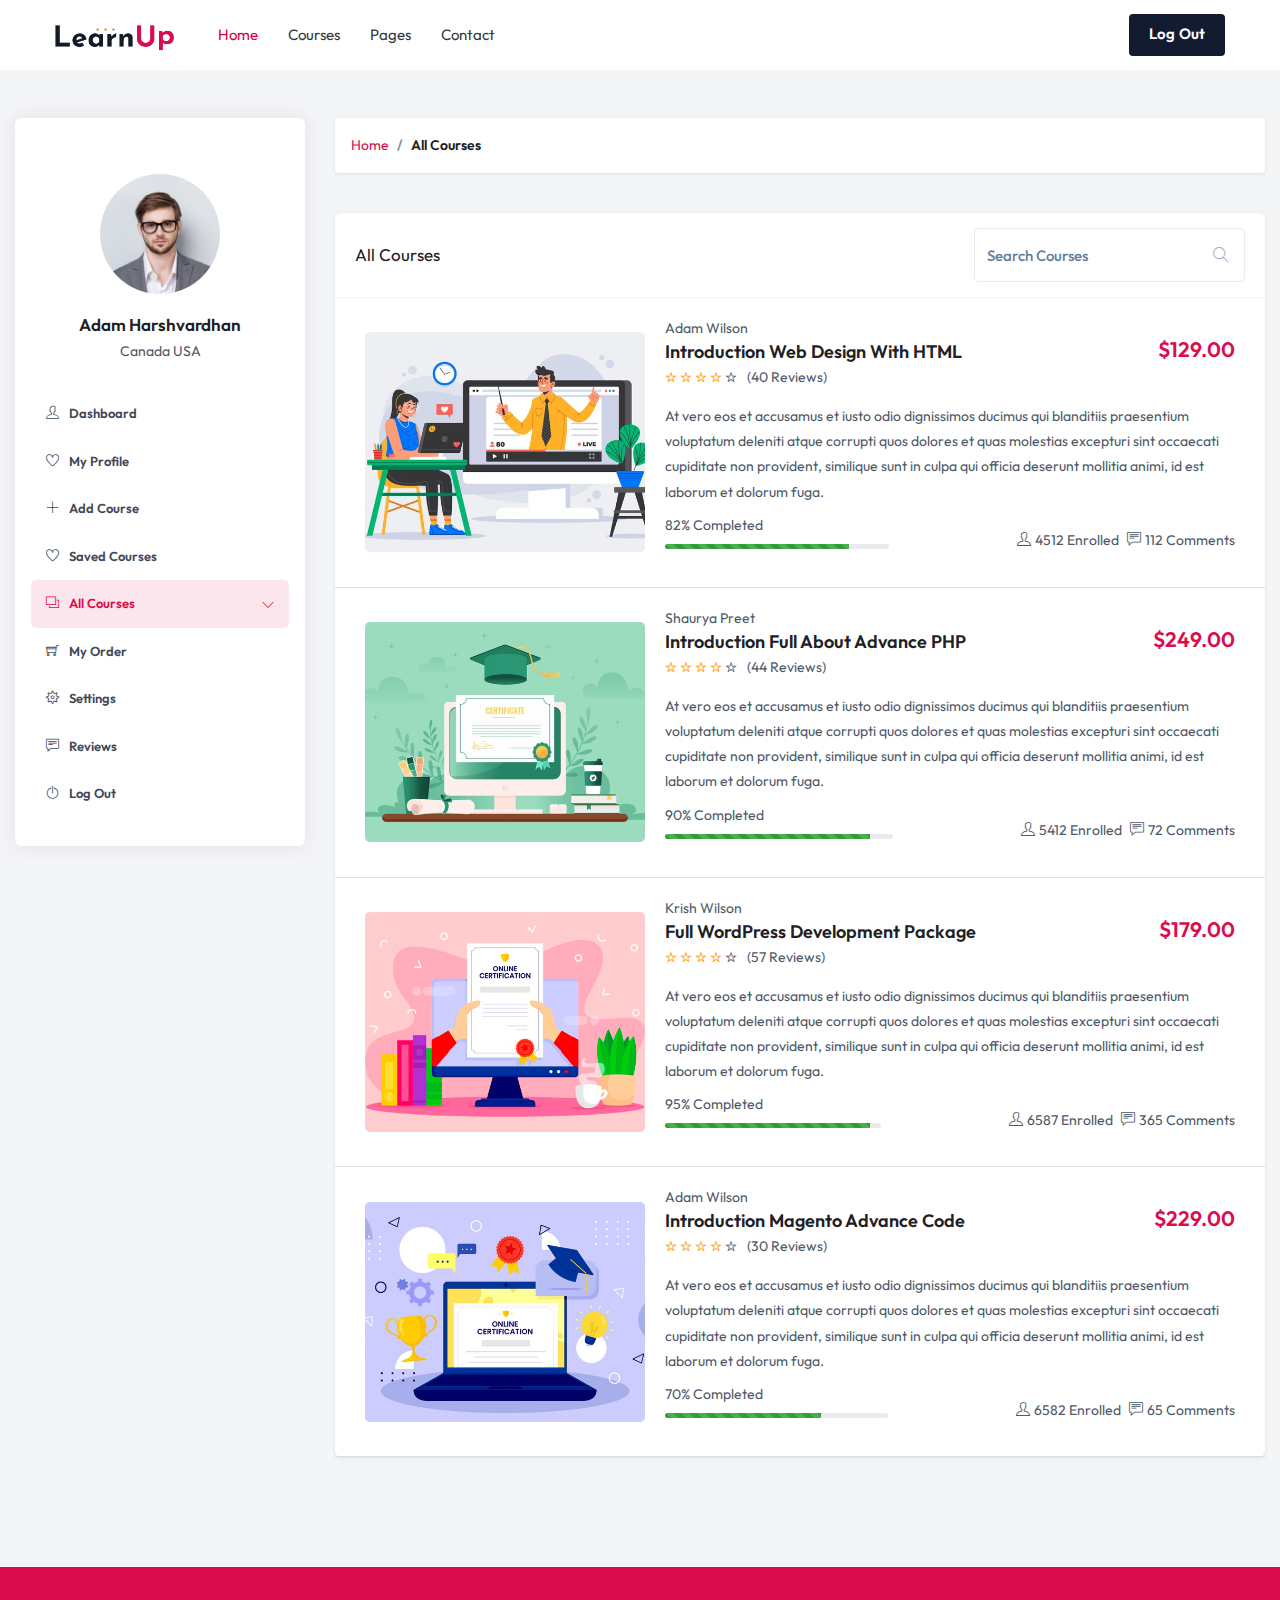
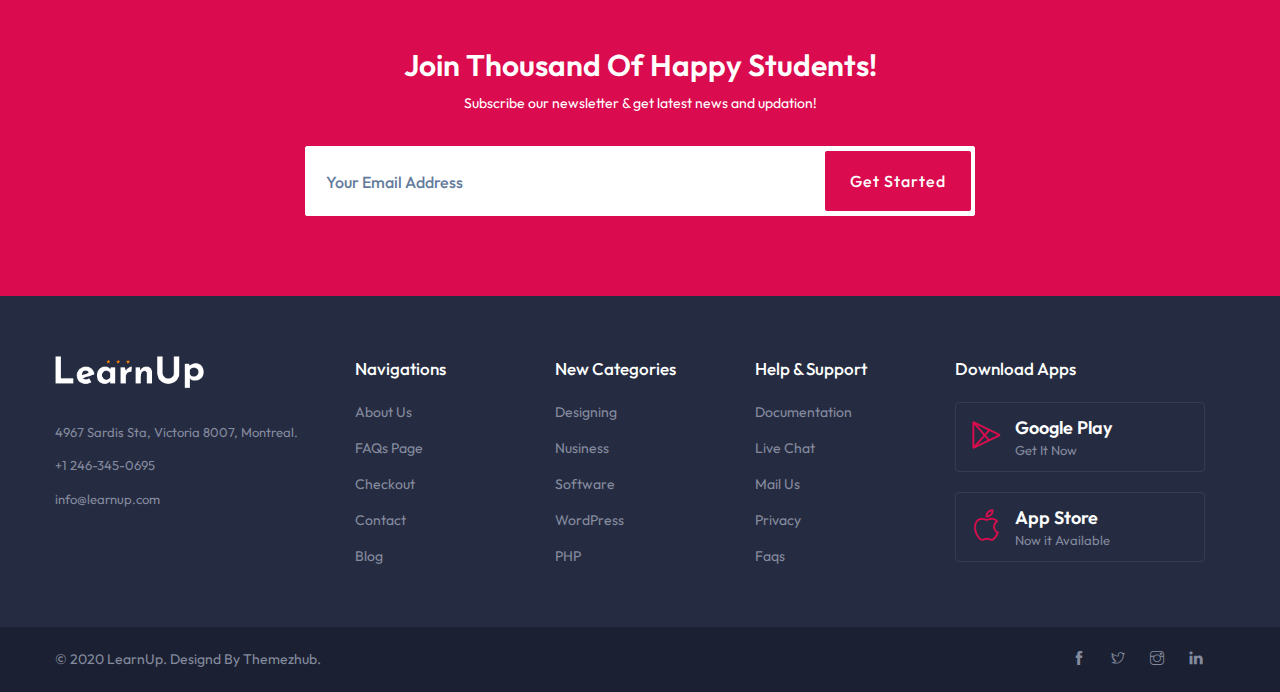
<file: all-courses.html>
<!DOCTYPE html>
<html lang="en">
	
<!-- Mirrored from themezhub.net/learnup-demo-2/learnup/all-courses.html by HTTrack Website Copier/3.x [XR&CO'2014], Tue, 02 Apr 2024 11:38:06 GMT -->
<head>
		<meta charset="utf-8" />
		<meta name="author" content="www.frebsite.nl" />
		<meta name="viewport" content="width=device-width, initial-scale=1.0, minimum-scale=1.0, maximum-scale=1.0, user-scalable=no" />
		
        <title>LearnUp - Online Course & Education HTML Template</title>
		 
        <!-- Custom CSS -->
        <link href="assets/css/styles.css" rel="stylesheet">
		
		<!-- Custom Color Option -->
		<link href="assets/css/colors.css" rel="stylesheet">
		
    </head>
	
    <body class="red-skin">
	
        <!-- ============================================================== -->
        <!-- Preloader - style you can find in spinners.css -->
        <!-- ============================================================== -->
		
		
        <!-- ============================================================== -->
        <!-- Main wrapper - style you can find in pages.scss -->
        <!-- ============================================================== -->
        <div id="main-wrapper">
		
            <!-- ============================================================== -->
            <!-- Top header  -->
            <!-- ============================================================== -->
            <!-- Start Navigation -->
			<div class="header header-light head-shadow">
				<div class="container">
					<nav id="navigation" class="navigation navigation-landscape">
						<div class="nav-header">
							<a class="nav-brand" href="#">
								<img src="assets/img/logo.png" class="logo" alt="" />
							</a>
							<div class="nav-toggle"></div>
						</div>
						<div class="nav-menus-wrapper" style="transition-property: none;">
							<ul class="nav-menu">
							
								<li class="active"><a href="#">Home<span class="submenu-indicator"></span></a>
									<ul class="nav-dropdown nav-submenu">
										<li><a href="#">New Home Design<span class="submenu-indicator"></span></a>
											<ul class="nav-dropdown nav-submenu">
												<li><a href="new-home-1.html">Modern Home Page</a></li>
												<li><a href="new-home-2.html">Standard Home Page</a></li>
												<li><a href="new-home-3.html">Classic Home Page</a></li>
											</ul>
										</li>
										<li><a href="index.html">Home 1</a></li>
										<li><a href="home-2.html">Home 2</a></li>
										<li><a href="home-3.html">Home 3</a></li>
										<li><a href="home-4.html">Home 4</a></li>
										<li><a href="home-5.html">Home 5</a></li>
										<li><a href="home-6.html">Home 6</a></li>
										<li><a href="home-7.html">Home 7</a></li>
										<li><a href="home-8.html">Home 8</a></li>
										<li><a href="home-9.html">Home 9</a></li>
										<li><a href="home-10.html">Home 10</a></li>
									</ul>
								</li>
								
								<li><a href="#">Courses<span class="submenu-indicator"></span></a>
									<ul class="nav-dropdown nav-submenu">
										<li><a href="#">Courses Grid Sidebar<span class="submenu-indicator"></span></a>
											<ul class="nav-dropdown nav-submenu">
												<li><a href="grid-with-sidebar.html">Courses grid 1</a></li>
												<li><a href="grid-with-sidebar-2.html">Courses grid 1</a></li>
												<li><a href="grid-with-sidebar-3.html">Courses grid 1</a></li>
											</ul>
										</li>
										<li><a href="list-with-sidebar.html">List Layout with Sidebar</a></li>
										<li><a href="#">Courses Grid Full Width<span class="submenu-indicator"></span></a>
											<ul class="nav-dropdown nav-submenu">
												<li><a href="full-width-course.html">Courses grid 1</a></li>
												<li><a href="full-width-course-2.html">Courses grid 1</a></li>
												<li><a href="full-width-course-3.html">Courses grid 1</a></li>
												<li><a href="full-width-course-4.html">Courses grid 1</a></li>
											</ul>
										</li>
										<li><a href="#">Courses Detail<span class="submenu-indicator"></span></a>
											<ul class="nav-dropdown nav-submenu">
												<li><a href="detail.html">Course Detail 1</a></li>
												<li><a href="detail-2.html">Course Detail 2</a></li>
												<li><a href="detail-3.html">Course Detail 3</a></li>
												<li><a href="detail-4.html">Course Detail 4</a></li>
												<li><a href="detail-5.html">Course Detail 5</a></li><li><a href="detail-6.html">Course Detail 6</a></li>
											</ul>
										</li>
										<li><a href="find-instructor.html">Find Instructor</a></li>
										<li><a href="instructor-detail.html">Instructor Detail</a></li>
									</ul>
								</li>
								
								<li><a href="#">Pages<span class="submenu-indicator"></span></a>
									<ul class="nav-dropdown nav-submenu">
										<li class=""><a href="#">User Dashboard<span class="submenu-indicator"></span></a>
											<ul class="nav-dropdown nav-submenu">
												<li><a href="dashboard.html">User Dashboard</a></li>
												<li><a href="my-profile.html">My Profile</a></li>
												<li><a href="all-courses.html">My Courses</a></li>
												<li><a href="my-order.html">My Order</a></li>
												<li><a href="saved-courses.html">Saved Courses</a></li>
												<li><a href="reviews.html">My Reviews</a></li>
												<li><a href="settings.html">My Settings</a></li>
											</ul>
										</li>
										<li><a href="#">Shop Pages<span class="submenu-indicator"></span></a>
											<ul class="nav-dropdown nav-submenu">
												<li><a href="shop-full-width.html">Shop Full Width</a></li>
												<li><a href="shop-left-sidebar.html">Shop Sidebar Left</a></li>
												<li><a href="shop-right-sidebar.html">Shop Sidebar Right</a></li>
												<li><a href="product-detail.html">Shop Detail</a></li>
												<li><a href="add-to-cart.html">Add To Cart</a></li>
												<li><a href="product-wishlist.html">Wishlist</a></li>
												<li><a href="checkout.html">Checkout</a></li>
												<li><a href="shop-order.html">Order</a></li>
											</ul>
										</li>
										<li><a href="about-us.html">About Us</a></li>
										<li><a href="blog.html">Blog Style</a></li>
										<li><a href="blog-detail.html">Blog Detail</a></li>
										<li><a href="pricing.html">Pricing</a></li>
										<li><a href="404.html">404 Page</a></li>
										<li><a href="register.html">Register</a></li>
										<li><a href="component.html">Elements</a></li>
										<li><a href="privacy.html">Privacy Policy</a></li>
										<li><a href="faq.html">FAQs</a></li>
									</ul>
								</li>
								
								<li><a href="contact.html">Contact</a></li>
								
							</ul>
							
							<ul class="nav-menu nav-menu-social align-to-right">
								<li class="login_click theme-bg">
									<a href="register.html">Log Out</a>
								</li>
							</ul>
						</div>
					</nav>
				</div>
			</div>
			<!-- End Navigation -->
			<div class="clearfix"></div>
			<!-- ============================================================== -->
			<!-- Top header  -->
			<!-- ============================================================== -->

			
			<!-- ============================ Dashboard: My Order Start ================================== -->
			<section class="gray pt-5">
				<div class="container-fluid">
										
					<div class="row">
					
						<div class="col-lg-3 col-md-3">
							<div class="dashboard-navbar">
								
								<div class="d-user-avater">
									<img src="assets/img/user-3.jpg" class="img-fluid avater" alt="">
									<h4>Adam Harshvardhan</h4>
									<span>Canada USA</span>
								</div>
								
								<div class="d-navigation">
									<ul id="side-menu">
										<li><a href="dashboard.html"><i class="ti-user"></i>Dashboard</a></li>
										<li><a href="my-profile.html"><i class="ti-heart"></i>My Profile</a></li>
										<li><a href="add-listing.html"><i class="ti-plus"></i>Add Course</a></li>
										<li><a href="saved-courses.html"><i class="ti-heart"></i>Saved Courses</a></li>
										<li class="dropdown active">
											<a href="all-courses.html"><i class="ti-layers"></i>All Courses<span class="ti-angle-left"></span></a>
											<ul class="nav nav-second-level">
												<li><a href="all-courses.html">All</a></li>
												<li><a href="javascript:void(0);">Published</a></li>
												<li><a href="javascript:void(0);">Pending</a></li>
												<li><a href="javascript:void(0);">Expired</a></li>
												<li><a href="javascript:void(0);">In Draft</a></li>
											</ul>
										</li>
										<li><a href="my-order.html"><i class="ti-shopping-cart"></i>My Order</a></li>
										<li><a href="settings.html"><i class="ti-settings"></i>Settings</a></li>
										<li><a href="reviews.html"><i class="ti-comment-alt"></i>Reviews</a></li>
										<li><a href="#"><i class="ti-power-off"></i>Log Out</a></li>
									</ul>
								</div>
								
							</div>
							
							
						</div>	
						
						<div class="col-lg-9 col-md-9 col-sm-12">
							
							<!-- Row -->
							<div class="row">
								<div class="col-lg-12 col-md-12 col-sm-12 pb-4">
									<nav aria-label="breadcrumb">
										<ol class="breadcrumb">
											<li class="breadcrumb-item"><a href="#">Home</a></li>
											<li class="breadcrumb-item active" aria-current="page">All Courses</li>
										</ol>
									</nav>
								</div>
							</div>
							<!-- /Row -->
							
							<!-- Row -->
							<div class="row">
								<div class="col-lg-12 col-md-12 col-sm-12">
									
									<!-- Course Style 1 For Student -->
									<div class="dashboard_container">
										<div class="dashboard_container_header">
											<div class="dashboard_fl_1">
											<h4>All Courses</h4>
											</div>
											<div class="dashboard_fl_2">
												<ul class="mb0">
													<li class="list-inline-item">
														
													</li>
													<li class="list-inline-item">
														<form class="form-inline my-2 my-lg-0">
															<input class="form-control" type="search" placeholder="Search Courses" aria-label="Search">
															<button class="btn my-2 my-sm-0" type="submit"><i class="ti-search"></i></button>
														</form>
													</li>
												</ul>
											</div>
										</div>
										<div class="dashboard_container_body">
											
											<!-- Single Course -->
											<div class="dashboard_single_course">
												<div class="dashboard_single_course_thumb">
													<img src="assets/img/co-1.jpg" class="img-fluid" alt="" />
													<div class="dashboard_action">
														<a href="#" class="btn btn-ect">Edit</a>
														<a href="#" class="btn btn-ect">View</a>
													</div>
												</div>
												<div class="dashboard_single_course_caption">
													<div class="dashboard_single_course_head">
														<div class="dashboard_single_course_head_flex">
															<span class="dashboard_instructor">Adam Wilson</span>
															<h4 class="dashboard_course_title">Introduction Web Design with HTML</h4>
															<div class="dashboard_rats">
																<div class="dashboard_rating">
																	<i class="ti-star filled"></i>
																	<i class="ti-star filled"></i>
																	<i class="ti-star filled"></i>
																	<i class="ti-star filled"></i>
																	<i class="ti-star"></i>
																</div>
																<span>(40 Reviews)</span>
															</div>
														</div>
														<div class="dc_head_right">
															<h4 class="dc_price_rate theme-cl">$129.00</h4>
														</div>
													</div>
													<div class="dashboard_single_course_des">
														<p>At vero eos et accusamus et iusto odio dignissimos ducimus qui blanditiis praesentium voluptatum deleniti atque corrupti quos dolores et quas molestias excepturi sint occaecati cupiditate non provident, similique sunt in culpa qui officia deserunt mollitia animi, id est laborum et dolorum fuga.</p>
													</div>
													<div class="dashboard_single_course_progress">
														<div class="dashboard_single_course_progress_1">
															<label>82% Completed</label>
															<div class="progress">
																<div class="progress-bar progress-bar-striped bg-success" role="progressbar" style="width: 82%" aria-valuenow="82" aria-valuemin="0" aria-valuemax="100"></div>
															</div>
														</div>
														<div class="dashboard_single_course_progress_2">
															<ul class="m-0">
																<li class="list-inline-item"><i class="ti-user mr-1"></i>4512 Enrolled</li>
																<li class="list-inline-item"><i class="ti-comment-alt mr-1"></i>112 Comments</li>
															</ul>
														</div>
													</div>
												</div>
											</div>
											
											<!-- Single Course -->
											<div class="dashboard_single_course">
												<div class="dashboard_single_course_thumb">
													<img src="assets/img/co-2.jpg" class="img-fluid" alt="" />
													<div class="dashboard_action">
														<a href="#" class="btn btn-ect">Edit</a>
														<a href="#" class="btn btn-ect">View</a>
													</div>
												</div>
												<div class="dashboard_single_course_caption">
													<div class="dashboard_single_course_head">
														<div class="dashboard_single_course_head_flex">
															<span class="dashboard_instructor">Shaurya Preet</span>
															<h4 class="dashboard_course_title">Introduction Full About Advance PHP</h4>
															<div class="dashboard_rats">
																<div class="dashboard_rating">
																	<i class="ti-star filled"></i>
																	<i class="ti-star filled"></i>
																	<i class="ti-star filled"></i>
																	<i class="ti-star filled"></i>
																	<i class="ti-star"></i>
																</div>
																<span>(44 Reviews)</span>
															</div>
														</div>
														<div class="dc_head_right">
															<h4 class="dc_price_rate theme-cl">$249.00</h4>
														</div>
													</div>
													<div class="dashboard_single_course_des">
														<p>At vero eos et accusamus et iusto odio dignissimos ducimus qui blanditiis praesentium voluptatum deleniti atque corrupti quos dolores et quas molestias excepturi sint occaecati cupiditate non provident, similique sunt in culpa qui officia deserunt mollitia animi, id est laborum et dolorum fuga.</p>
													</div>
													<div class="dashboard_single_course_progress">
														<div class="dashboard_single_course_progress_1">
															<label>90% Completed</label>
															<div class="progress">
																<div class="progress-bar progress-bar-striped bg-success" role="progressbar" style="width: 90%" aria-valuenow="90" aria-valuemin="0" aria-valuemax="100"></div>
															</div>
														</div>
														<div class="dashboard_single_course_progress_2">
															<ul class="m-0">
																<li class="list-inline-item"><i class="ti-user mr-1"></i>5412 Enrolled</li>
																<li class="list-inline-item"><i class="ti-comment-alt mr-1"></i>72 Comments</li>
															</ul>
														</div>
													</div>
												</div>
											</div>
											
											<!-- Single Course -->
											<div class="dashboard_single_course">
												<div class="dashboard_single_course_thumb">
													<img src="assets/img/co-3.jpg" class="img-fluid" alt="" />
													<div class="dashboard_action">
														<a href="#" class="btn btn-ect">Edit</a>
														<a href="#" class="btn btn-ect">View</a>
													</div>
												</div>
												<div class="dashboard_single_course_caption">
													<div class="dashboard_single_course_head">
														<div class="dashboard_single_course_head_flex">
															<span class="dashboard_instructor">Krish Wilson</span>
															<h4 class="dashboard_course_title">Full WordPress Development Package</h4>
															<div class="dashboard_rats">
																<div class="dashboard_rating">
																	<i class="ti-star filled"></i>
																	<i class="ti-star filled"></i>
																	<i class="ti-star filled"></i>
																	<i class="ti-star filled"></i>
																	<i class="ti-star"></i>
																</div>
																<span>(57 Reviews)</span>
															</div>
														</div>
														<div class="dc_head_right">
															<h4 class="dc_price_rate theme-cl">$179.00</h4>
														</div>
													</div>
													<div class="dashboard_single_course_des">
														<p>At vero eos et accusamus et iusto odio dignissimos ducimus qui blanditiis praesentium voluptatum deleniti atque corrupti quos dolores et quas molestias excepturi sint occaecati cupiditate non provident, similique sunt in culpa qui officia deserunt mollitia animi, id est laborum et dolorum fuga.</p>
													</div>
													<div class="dashboard_single_course_progress">
														<div class="dashboard_single_course_progress_1">
															<label>95% Completed</label>
															<div class="progress">
																<div class="progress-bar progress-bar-striped bg-success" role="progressbar" style="width: 95%" aria-valuenow="95" aria-valuemin="0" aria-valuemax="100"></div>
															</div>
														</div>
														<div class="dashboard_single_course_progress_2">
															<ul class="m-0">
																<li class="list-inline-item"><i class="ti-user mr-1"></i>6587 Enrolled</li>
																<li class="list-inline-item"><i class="ti-comment-alt mr-1"></i>365 Comments</li>
															</ul>
														</div>
													</div>
												</div>
											</div>
											
											<!-- Single Course -->
											<div class="dashboard_single_course">
												<div class="dashboard_single_course_thumb">
													<img src="assets/img/co-4.jpg" class="img-fluid" alt="" />
													<div class="dashboard_action">
														<a href="#" class="btn btn-ect">Edit</a>
														<a href="#" class="btn btn-ect">View</a>
													</div>
												</div>
												<div class="dashboard_single_course_caption">
													<div class="dashboard_single_course_head">
														<div class="dashboard_single_course_head_flex">
															<span class="dashboard_instructor">Adam Wilson</span>
															<h4 class="dashboard_course_title">Introduction Magento Advance Code</h4>
															<div class="dashboard_rats">
																<div class="dashboard_rating">
																	<i class="ti-star filled"></i>
																	<i class="ti-star filled"></i>
																	<i class="ti-star filled"></i>
																	<i class="ti-star filled"></i>
																	<i class="ti-star"></i>
																</div>
																<span>(30 Reviews)</span>
															</div>
														</div>
														<div class="dc_head_right">
															<h4 class="dc_price_rate theme-cl">$229.00</h4>
														</div>
													</div>
													<div class="dashboard_single_course_des">
														<p>At vero eos et accusamus et iusto odio dignissimos ducimus qui blanditiis praesentium voluptatum deleniti atque corrupti quos dolores et quas molestias excepturi sint occaecati cupiditate non provident, similique sunt in culpa qui officia deserunt mollitia animi, id est laborum et dolorum fuga.</p>
													</div>
													<div class="dashboard_single_course_progress">
														<div class="dashboard_single_course_progress_1">
															<label>70% Completed</label>
															<div class="progress">
																<div class="progress-bar progress-bar-striped bg-success" role="progressbar" style="width: 70%" aria-valuenow="70" aria-valuemin="0" aria-valuemax="100"></div>
															</div>
														</div>
														<div class="dashboard_single_course_progress_2">
															<ul class="m-0">
																<li class="list-inline-item"><i class="ti-user mr-1"></i>6582 Enrolled</li>
																<li class="list-inline-item"><i class="ti-comment-alt mr-1"></i>65 Comments</li>
															</ul>
														</div>
													</div>
												</div>
											</div>
											
										</div>
									</div>
									
								</div>
							</div>
							<!-- /Row -->
							
						</div>
					
					</div>
					<!-- Row -->
					
				</div>
			</section>
			<!-- ============================ Dashboard: My Order Start End ================================== -->
			
			<!-- ============================== Start Newsletter ================================== -->
			<section class="newsletter theme-bg inverse-theme">
				<div class="container">
					<div class="row justify-content-center">
						<div class="col-lg-7 col-md-8 col-sm-12">
							<div class="text-center">
								<h2>Join Thousand of Happy Students!</h2>
								<p>Subscribe our newsletter & get latest news and updation!</p>
								<form class="sup-form">
									<input type="email" class="form-control sigmup-me" placeholder="Your Email Address" required="required">
									<input type="submit" class="btn btn-theme" value="Get Started">
								</form>
							</div>
						</div>
					</div>
				</div>
			</section>
			<!-- ================================= End Newsletter =============================== -->
			
			<!-- ============================ Footer Start ================================== -->
			<footer class="dark-footer skin-dark-footer">
				<div>
					<div class="container">
						<div class="row">
							
							<div class="col-lg-3 col-md-3">
								<div class="footer-widget">
									<img src="assets/img/logo-light.png" class="img-footer" alt="" />
									<div class="footer-add">
										<p>4967  Sardis Sta, Victoria 8007, Montreal.</p>
										<p>+1 246-345-0695</p>
										<p>info@learnup.com</p>
									</div>
									
								</div>
							</div>		
							<div class="col-lg-2 col-md-3">
								<div class="footer-widget">
									<h4 class="widget-title">Navigations</h4>
									<ul class="footer-menu">
										<li><a href="about-us.html">About Us</a></li>
										<li><a href="faq.html">FAQs Page</a></li>
										<li><a href="checkout.html">Checkout</a></li>
										<li><a href="contact.html">Contact</a></li>
										<li><a href="blog.html">Blog</a></li>
									</ul>
								</div>
							</div>
									
							<div class="col-lg-2 col-md-3">
								<div class="footer-widget">
									<h4 class="widget-title">New Categories</h4>
									<ul class="footer-menu">
										<li><a href="#">Designing</a></li>
										<li><a href="#">Nusiness</a></li>
										<li><a href="#">Software</a></li>
										<li><a href="#">WordPress</a></li>
										<li><a href="#">PHP</a></li>
									</ul>
								</div>
							</div>
							
							<div class="col-lg-2 col-md-3">
								<div class="footer-widget">
									<h4 class="widget-title">Help & Support</h4>
									<ul class="footer-menu">
										<li><a href="#">Documentation</a></li>
										<li><a href="#">Live Chat</a></li>
										<li><a href="#">Mail Us</a></li>
										<li><a href="#">Privacy</a></li>
										<li><a href="#">Faqs</a></li>
									</ul>
								</div>
							</div>
							
							<div class="col-lg-3 col-md-12">
								<div class="footer-widget">
									<h4 class="widget-title">Download Apps</h4>
									<a href="#" class="other-store-link">
										<div class="other-store-app">
											<div class="os-app-icon">
												<i class="lni-playstore theme-cl"></i>
											</div>
											<div class="os-app-caps">
												Google Play
												<span>Get It Now</span>
											</div>
										</div>
									</a>
									<a href="#" class="other-store-link">
										<div class="other-store-app">
											<div class="os-app-icon">
												<i class="lni-apple theme-cl"></i>
											</div>
											<div class="os-app-caps">
												App Store
												<span>Now it Available</span>
											</div>
										</div>
									</a>
								</div>
							</div>
							
						</div>
					</div>
				</div>
				
				<div class="footer-bottom">
					<div class="container">
						<div class="row align-items-center">
							
							<div class="col-lg-6 col-md-6">
								<p class="mb-0">© 2020 LearnUp. Designd By <a href="https://themezhub.com/">Themezhub</a>.</p>
							</div>
							
							<div class="col-lg-6 col-md-6 text-right">
								<ul class="footer-bottom-social">
									<li><a href="#"><i class="ti-facebook"></i></a></li>
									<li><a href="#"><i class="ti-twitter"></i></a></li>
									<li><a href="#"><i class="ti-instagram"></i></a></li>
									<li><a href="#"><i class="ti-linkedin"></i></a></li>
								</ul>
							</div>
							
						</div>
					</div>
				</div>
			</footer>
			<!-- ============================ Footer End ================================== -->
			
			<!-- Log In Modal -->
			<div class="modal fade" id="login" tabindex="-1" role="dialog" aria-labelledby="registermodal" aria-hidden="true">
				<div class="modal-dialog modal-dialog-centered login-pop-form" role="document">
					<div class="modal-content" id="registermodal">
						<span class="mod-close" data-dismiss="modal" aria-hidden="true"><i class="ti-close"></i></span>
						<div class="modal-body">
							<h4 class="modal-header-title">Log In</h4>
							<div class="login-form">
								<form>
								
									<div class="form-group">
										<label>User Name</label>
										<input type="text" class="form-control" placeholder="Username">
									</div>
									
									<div class="form-group">
										<label>Password</label>
										<input type="password" class="form-control" placeholder="*******">
									</div>
									
									<div class="form-group">
										<button type="submit" class="btn btn-md full-width pop-login">Login</button>
									</div>
								
								</form>
							</div>
							
							<div class="social-login mb-3">
								<ul>
									<li>
										<input id="reg" class="checkbox-custom" name="reg" type="checkbox">
										<label for="reg" class="checkbox-custom-label">Save Password</label>
									</li>
									<li class="right"><a href="#" class="theme-cl">Forget Password?</a></li>
								</ul>
							</div>
							
							<div class="modal-divider"><span>Or login via</span></div>
							<div class="social-login ntr mb-3">
								<ul>
									<li><a href="#" class="btn connect-fb"><i class="ti-facebook"></i>Facebook</a></li>
									<li><a href="#" class="btn connect-google"><i class="ti-google"></i>Google</a></li>
								</ul>
							</div>
							
							<div class="text-center">
								<p class="mt-2">Haven't Any Account? <a href="register.html" class="link">Click here</a></p>
							</div>
						</div>
					</div>
				</div>
			</div>
			<!-- End Modal -->
			
			<!-- Sign Up Modal -->
			<div class="modal fade" id="signup" tabindex="-1" role="dialog" aria-labelledby="sign-up" aria-hidden="true">
				<div class="modal-dialog modal-dialog-centered login-pop-form" role="document">
					<div class="modal-content" id="sign-up">
						<span class="mod-close" data-dismiss="modal" aria-hidden="true"><i class="ti-close"></i></span>
						<div class="modal-body">
							<h4 class="modal-header-title">Sign Up</h4>
							<div class="login-form">
								<form>
								
									<div class="form-group">
										<input type="text" class="form-control" placeholder="Full Name">
									</div>
									
									<div class="form-group">
										<input type="email" class="form-control" placeholder="Email">
									</div>
									
									<div class="form-group">
										<input type="text" class="form-control" placeholder="Username">
									</div>
									
									<div class="form-group">
										<input type="password" class="form-control" placeholder="*******">
									</div>

									
									<div class="form-group">
										<button type="submit" class="btn btn-md full-width pop-login">Sign Up</button>
									</div>
								
								</form>
							</div>
							
							<div class="modal-divider"><span>Or Signup via</span></div>
							<div class="social-login ntr mb-3">
								<ul>
									<li><a href="#" class="btn connect-fb"><i class="ti-facebook"></i>Facebook</a></li>
									<li><a href="#" class="btn connect-google"><i class="ti-google"></i>Google</a></li>
								</ul>
							</div>
							
							<div class="text-center">
								<p class="mt-3"><i class="ti-user mr-1"></i>Already Have An Account? <a href="#" class="link">Go For LogIn</a></p>
							</div>
						</div>
					</div>
				</div>
			</div>
			<!-- End Modal -->
			
			<a id="back2Top" class="top-scroll" title="Back to top" href="#"><i class="ti-arrow-up"></i></a>
			

		</div>
		<!-- ============================================================== -->
		<!-- End Wrapper -->
		<!-- ============================================================== -->

		<!-- ============================================================== -->
		<!-- All Jquery -->
		<!-- ============================================================== -->
		<script src="assets/js/jquery.min.js"></script>
		<script src="assets/js/popper.min.js"></script>
		<script src="assets/js/bootstrap.min.js"></script>
		<script src="assets/js/select2.min.js"></script>
		<script src="assets/js/slick.js"></script>
		<script src="assets/js/jquery.counterup.min.js"></script>
		<script src="assets/js/counterup.min.js"></script>
		<script src="assets/js/custom.js"></script>
		<!-- ============================================================== -->
		<!-- This page plugins -->
		<!-- ============================================================== -->
		<script src="assets/js/metisMenu.min.js"></script>	
		<script>
			$('#side-menu').metisMenu();
		</script>

	</body>

<!-- Mirrored from themezhub.net/learnup-demo-2/learnup/all-courses.html by HTTrack Website Copier/3.x [XR&CO'2014], Tue, 02 Apr 2024 11:38:06 GMT -->
</html>
</file>
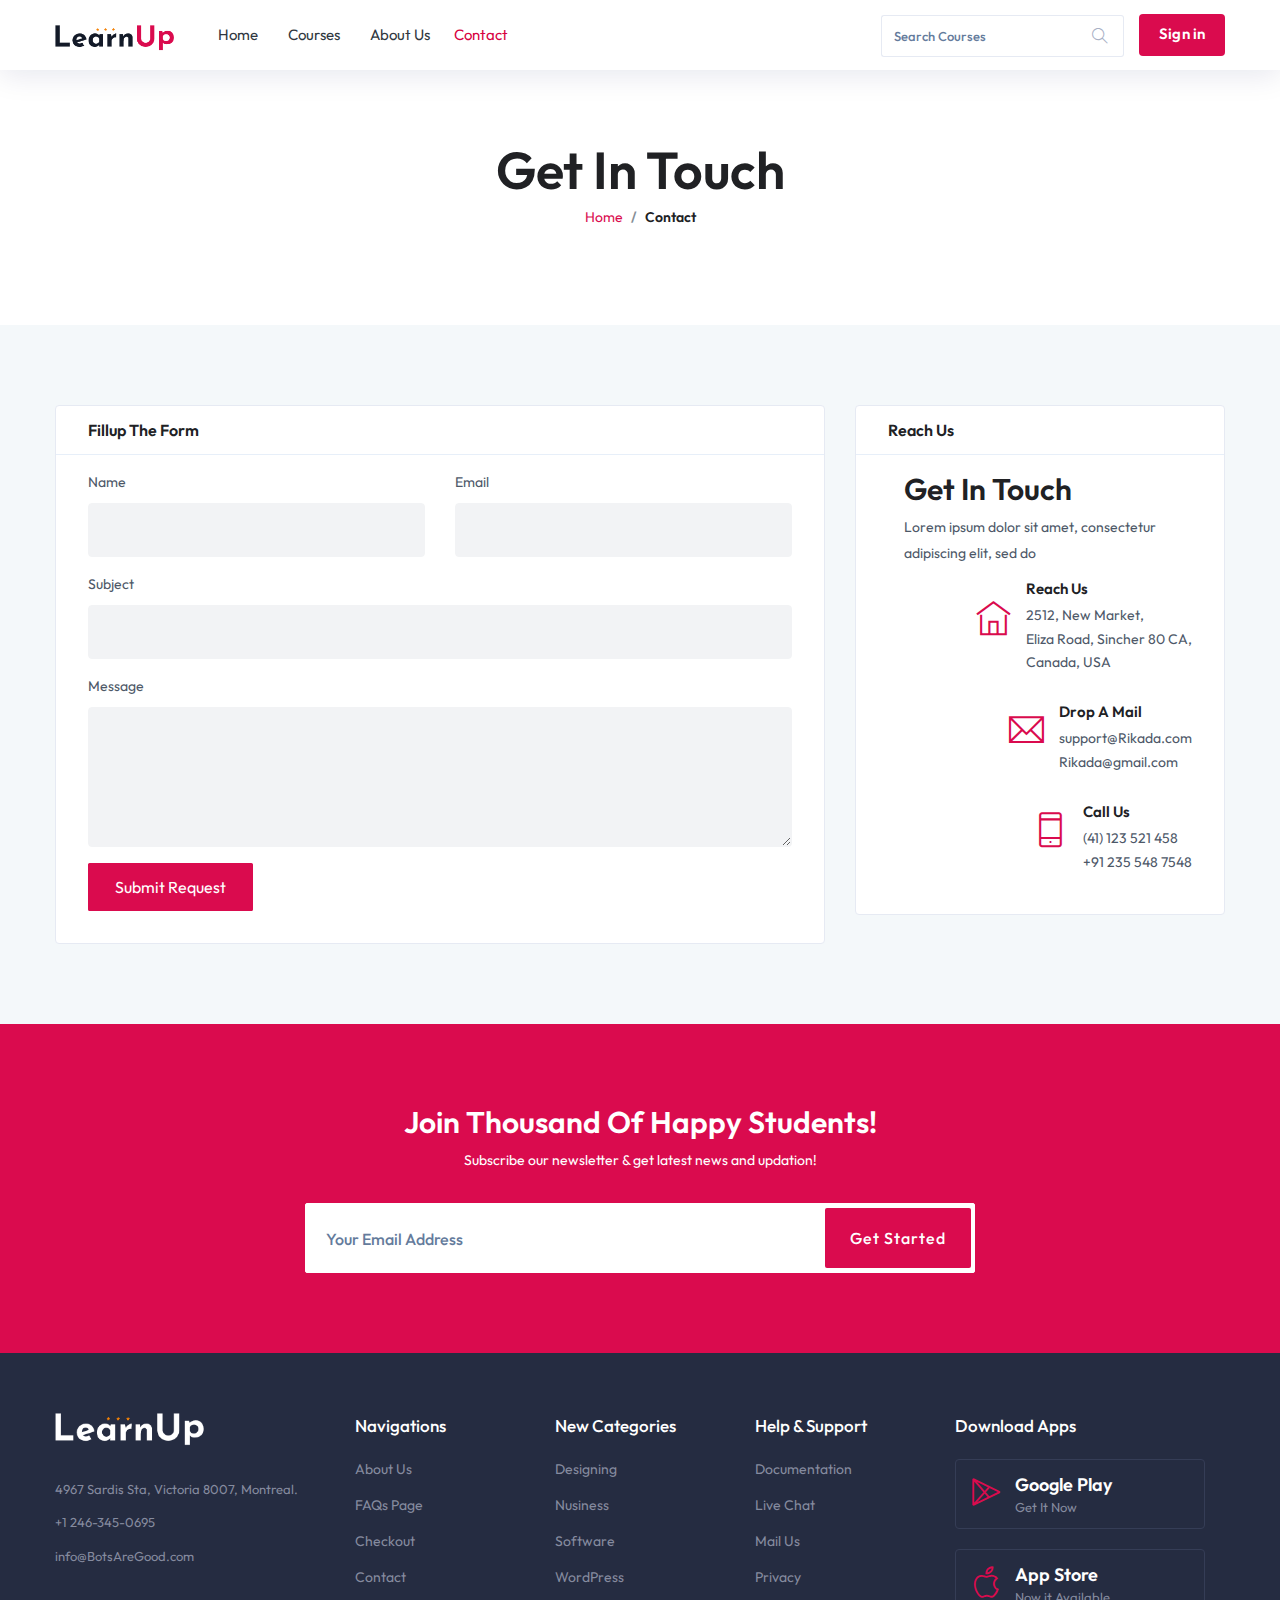
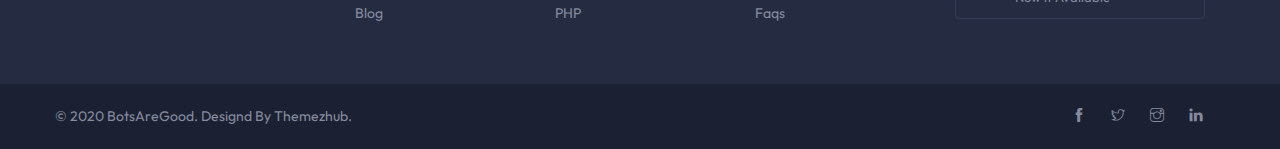
<file: contact.html>
<!DOCTYPE html>
<html lang="en">
	
<!-- Mirrored from themezhub.net/BotsAreGood-demo-2/BotsAreGood/contact.html by HTTrack Website Copier/3.x [XR&CO'2014], Tue, 02 Apr 2024 11:38:19 GMT -->
<head>
		<meta charset="utf-8" />
		<meta name="author" content="www.frebsite.nl" />
		<meta name="viewport" content="width=device-width, initial-scale=1.0, minimum-scale=1.0, maximum-scale=1.0, user-scalable=no" />
		
        <title>BotsAreGood - Online Course & Education</title>
		 
        <!-- Custom CSS -->
        <link href="assets/css/styles.css" rel="stylesheet">
		
		<!-- Custom Color Option -->
		<link href="assets/css/colors.css" rel="stylesheet">
		
    </head>
	
    <body class="red-skin">
	
        <!-- ============================================================== -->
        <!-- Preloader - style you can find in spinners.css -->
        <!-- ============================================================== -->
        <!--  -->
		
		
        <!-- ============================================================== -->
        <!-- Main wrapper - style you can find in pages.scss -->
        <!-- ============================================================== -->
        <div id="main-wrapper">
		
            <!-- ============================================================== -->
            <!-- Top header  -->
            <!-- ============================================================== -->
         <!-- Start Navigation -->
				 <div class="header header-light head-shadow">
					<div class="container">
						<nav id="navigation" class="navigation navigation-landscape">
							<div class="nav-header">
								<a class="nav-brand" href="#">
									<img src="assets/img/logo.png" class="logo" alt="" />
								</a>
								<div class="nav-toggle"></div>
							</div>
							<div class="nav-menus-wrapper" style="transition-property: none;">
								<ul class="nav-menu">
								
									<li><a href="index.html">Home<span class="submenu-indicator"></span></a>
									</li>
									
									<li><a href="course.html">Courses<span class="submenu-indicator"></span></a>
									</li>

									<li><a href="about-us.html">About Us</a></li>
									
									<li class="active"><a href="contact.html">Contact</a></li>
									
								</ul>
								
								<ul class="nav-menu nav-menu-social align-to-right">
									<li class="login_click search">
										<form class="form-inline addons">
											<input class="form-control" type="search" placeholder="Search Courses" aria-label="Search">
											<button class="btn my-2 my-sm-0" type="submit"><i class="ti-search"></i></button>
										</form>
									</li>
									<li class="login_click bg-red">
										<a href="#" data-toggle="modal" data-target="#login">Sign in</a>
									</li>
								</ul>
								
							</div>
						</nav>
					</div>
				</div>
				<!-- End Navigation -->
			<div class="clearfix"></div>
			<!-- ============================================================== -->
			<!-- Top header  -->
			<!-- ============================================================== -->
		
           <!-- ============================ Page Title Start================================== -->
			<section class="page-title">
				<div class="container">
					<div class="row">
						<div class="col-lg-12 col-md-12">
							
							<div class="breadcrumbs-wrap">
								<h1 class="breadcrumb-title">Get in Touch</h1>
								<nav aria-label="breadcrumb">
									<ol class="breadcrumb">
										<li class="breadcrumb-item"><a href="#">Home</a></li>
										<li class="breadcrumb-item active" aria-current="page">Contact</li>
									</ol>
								</nav>
							</div>
							
						</div>
					</div>
				</div>
			</section>
			<!-- ============================ Page Title End ================================== -->	
			
			<!-- ============================ Agency List Start ================================== -->
			<section class="bg-light">
			
				<div class="container">
				
					<!-- row Start -->
					<div class="row">
					
						<div class="col-lg-8 col-md-7">
							<div class="prc_wrap">
								
								<div class="prc_wrap_header">
									<h4 class="property_block_title">Fillup The Form</h4>
								</div>
								
								<div class="prc_wrap-body">
									<div class="row">
										<div class="col-lg-6 col-md-12">
											<div class="form-group">
												<label>Name</label>
												<input type="text" class="form-control simple">
											</div>
										</div>
										<div class="col-lg-6 col-md-12">
											<div class="form-group">
												<label>Email</label>
												<input type="email" class="form-control simple">
											</div>
										</div>
									</div>
									
									<div class="form-group">
										<label>Subject</label>
										<input type="text" class="form-control simple">
									</div>
									
									<div class="form-group">
										<label>Message</label>
										<textarea class="form-control simple"></textarea>
									</div>
									
									<div class="form-group">
										<button class="btn btn-theme" type="submit">Submit Request</button>
									</div>
								</div>
								
							</div>
											
						</div>
						
						<div class="col-lg-4 col-md-5">
						
							<div class="prc_wrap">
								
								<div class="prc_wrap_header">
									<h4 class="property_block_title">Reach Us</h4>
								</div>
								
								<div class="prc_wrap-body">
									<div class="contact-info">
								
										<h2>Get In Touch</h2>
										<p>Lorem ipsum dolor sit amet, consectetur adipiscing elit, sed do </p>
										
										<div class="cn-info-detail">
											<div class="cn-info-icon">
												<i class="ti-home"></i>
											</div>
											<div class="cn-info-content">
												<h4 class="cn-info-title">Reach Us</h4>
												2512, New Market,<br>Eliza Road, Sincher 80 CA,<br>Canada, USA
											</div>
										</div>
										
										<div class="cn-info-detail">
											<div class="cn-info-icon">
												<i class="ti-email"></i>
											</div>
											<div class="cn-info-content">
												<h4 class="cn-info-title">Drop A Mail</h4>
												support@Rikada.com<br>Rikada@gmail.com
											</div>
										</div>
										
										<div class="cn-info-detail">
											<div class="cn-info-icon">
												<i class="ti-mobile"></i>
											</div>
											<div class="cn-info-content">
												<h4 class="cn-info-title">Call Us</h4>
												(41) 123 521 458<br>+91 235 548 7548
											</div>
										</div>
										
									</div>
								</div>
							</div>
							
						</div>
						
					</div>
					<!-- /row -->		
					
				</div>
						
			</section>
			<!-- ============================ Agency List End ================================== -->
			
			<!-- ============================== Start Newsletter ================================== -->
			<section class="newsletter theme-bg inverse-theme">
				<div class="container">
					<div class="row justify-content-center">
						<div class="col-lg-7 col-md-8 col-sm-12">
							<div class="text-center">
								<h2>Join Thousand of Happy Students!</h2>
								<p>Subscribe our newsletter & get latest news and updation!</p>
								<form class="sup-form">
									<input type="email" class="form-control sigmup-me" placeholder="Your Email Address" required="required">
									<input type="submit" class="btn btn-theme" value="Get Started">
								</form>
							</div>
						</div>
					</div>
				</div>
			</section>
			<!-- ================================= End Newsletter =============================== -->
			
			<!-- ============================ Footer Start ================================== -->
			<footer class="dark-footer skin-dark-footer">
				<div>
					<div class="container">
						<div class="row">
							
							<div class="col-lg-3 col-md-3">
								<div class="footer-widget">
									<img src="assets/img/logo-light.png" class="img-footer" alt="" />
									<div class="footer-add">
										<p>4967  Sardis Sta, Victoria 8007, Montreal.</p>
										<p>+1 246-345-0695</p>
										<p>info@BotsAreGood.com</p>
									</div>
									
								</div>
							</div>		
							<div class="col-lg-2 col-md-3">
								<div class="footer-widget">
									<h4 class="widget-title">Navigations</h4>
									<ul class="footer-menu">
										<li><a href="about-us.html">About Us</a></li>
										<li><a href="faq.html">FAQs Page</a></li>
										<li><a href="checkout.html">Checkout</a></li>
										<li><a href="contact.html">Contact</a></li>
										<li><a href="blog.html">Blog</a></li>
									</ul>
								</div>
							</div>
									
							<div class="col-lg-2 col-md-3">
								<div class="footer-widget">
									<h4 class="widget-title">New Categories</h4>
									<ul class="footer-menu">
										<li><a href="#">Designing</a></li>
										<li><a href="#">Nusiness</a></li>
										<li><a href="#">Software</a></li>
										<li><a href="#">WordPress</a></li>
										<li><a href="#">PHP</a></li>
									</ul>
								</div>
							</div>
							
							<div class="col-lg-2 col-md-3">
								<div class="footer-widget">
									<h4 class="widget-title">Help & Support</h4>
									<ul class="footer-menu">
										<li><a href="#">Documentation</a></li>
										<li><a href="#">Live Chat</a></li>
										<li><a href="#">Mail Us</a></li>
										<li><a href="#">Privacy</a></li>
										<li><a href="#">Faqs</a></li>
									</ul>
								</div>
							</div>
							
							<div class="col-lg-3 col-md-12">
								<div class="footer-widget">
									<h4 class="widget-title">Download Apps</h4>
									<a href="#" class="other-store-link">
										<div class="other-store-app">
											<div class="os-app-icon">
												<i class="lni-playstore theme-cl"></i>
											</div>
											<div class="os-app-caps">
												Google Play
												<span>Get It Now</span>
											</div>
										</div>
									</a>
									<a href="#" class="other-store-link">
										<div class="other-store-app">
											<div class="os-app-icon">
												<i class="lni-apple theme-cl"></i>
											</div>
											<div class="os-app-caps">
												App Store
												<span>Now it Available</span>
											</div>
										</div>
									</a>
								</div>
							</div>
							
						</div>
					</div>
				</div>
				
				<div class="footer-bottom">
					<div class="container">
						<div class="row align-items-center">
							
							<div class="col-lg-6 col-md-6">
								<p class="mb-0">© 2020 BotsAreGood. Designd By <a href="https://themezhub.com/">Themezhub</a>.</p>
							</div>
							
							<div class="col-lg-6 col-md-6 text-right">
								<ul class="footer-bottom-social">
									<li><a href="#"><i class="ti-facebook"></i></a></li>
									<li><a href="#"><i class="ti-twitter"></i></a></li>
									<li><a href="#"><i class="ti-instagram"></i></a></li>
									<li><a href="#"><i class="ti-linkedin"></i></a></li>
								</ul>
							</div>
							
						</div>
					</div>
				</div>
			</footer>
			<!-- ============================ Footer End ================================== -->
			
			<!-- Log In Modal -->
			<div class="modal fade" id="login" tabindex="-1" role="dialog" aria-labelledby="registermodal" aria-hidden="true">
				<div class="modal-dialog modal-dialog-centered login-pop-form" role="document">
					<div class="modal-content" id="registermodal">
						<span class="mod-close" data-dismiss="modal" aria-hidden="true"><i class="ti-close"></i></span>
						<div class="modal-body">
							<h4 class="modal-header-title">Log In</h4>
							<div class="login-form">
								<form>
								
									<div class="form-group">
										<label>User Name</label>
										<input type="text" class="form-control" placeholder="Username">
									</div>
									
									<div class="form-group">
										<label>Password</label>
										<input type="password" class="form-control" placeholder="*******">
									</div>
									
									<div class="form-group">
										<button type="submit" class="btn btn-md full-width pop-login">Login</button>
									</div>
								
								</form>
							</div>
							
							<div class="social-login mb-3">
								<ul>
									<li>
										<input id="reg" class="checkbox-custom" name="reg" type="checkbox">
										<label for="reg" class="checkbox-custom-label">Save Password</label>
									</li>
									<li class="right"><a href="#" class="theme-cl">Forget Password?</a></li>
								</ul>
							</div>
							
							<div class="modal-divider"><span>Or login via</span></div>
							<div class="social-login ntr mb-3">
								<ul>
									<li><a href="#" class="btn connect-fb"><i class="ti-facebook"></i>Facebook</a></li>
									<li><a href="#" class="btn connect-google"><i class="ti-google"></i>Google</a></li>
								</ul>
							</div>
							
							<div class="text-center">
								<p class="mt-2">Haven't Any Account? <a href="register.html" class="link">Click here</a></p>
							</div>
						</div>
					</div>
				</div>
			</div>
			<!-- End Modal -->
			
			<!-- Sign Up Modal -->
			<div class="modal fade" id="signup" tabindex="-1" role="dialog" aria-labelledby="sign-up" aria-hidden="true">
				<div class="modal-dialog modal-dialog-centered login-pop-form" role="document">
					<div class="modal-content" id="sign-up">
						<span class="mod-close" data-dismiss="modal" aria-hidden="true"><i class="ti-close"></i></span>
						<div class="modal-body">
							<h4 class="modal-header-title">Sign Up</h4>
							<div class="login-form">
								<form>
								
									<div class="form-group">
										<input type="text" class="form-control" placeholder="Full Name">
									</div>
									
									<div class="form-group">
										<input type="email" class="form-control" placeholder="Email">
									</div>
									
									<div class="form-group">
										<input type="text" class="form-control" placeholder="Username">
									</div>
									
									<div class="form-group">
										<input type="password" class="form-control" placeholder="*******">
									</div>

									
									<div class="form-group">
										<button type="submit" class="btn btn-md full-width pop-login">Sign Up</button>
									</div>
								
								</form>
							</div>
							
							<div class="modal-divider"><span>Or Signup via</span></div>
							<div class="social-login ntr mb-3">
								<ul>
									<li><a href="#" class="btn connect-fb"><i class="ti-facebook"></i>Facebook</a></li>
									<li><a href="#" class="btn connect-google"><i class="ti-google"></i>Google</a></li>
								</ul>
							</div>
							
							<div class="text-center">
								<p class="mt-3"><i class="ti-user mr-1"></i>Already Have An Account? <a href="#" class="link">Go For LogIn</a></p>
							</div>
						</div>
					</div>
				</div>
			</div>
			<!-- End Modal -->
			
			<a id="back2Top" class="top-scroll" title="Back to top" href="#"><i class="ti-arrow-up"></i></a>
			

		</div>
		<!-- ============================================================== -->
		<!-- End Wrapper -->
		<!-- ============================================================== -->

		<!-- ============================================================== -->
		<!-- All Jquery -->
		<!-- ============================================================== -->
		<script src="assets/js/jquery.min.js"></script>
		<script src="assets/js/popper.min.js"></script>
		<script src="assets/js/bootstrap.min.js"></script>
		<script src="assets/js/select2.min.js"></script>
		<script src="assets/js/slick.js"></script>
		<script src="assets/js/jquery.counterup.min.js"></script>
		<script src="assets/js/counterup.min.js"></script>
		<script src="assets/js/custom.js"></script>
		<!-- ============================================================== -->
		<!-- This page plugins -->
		<!-- ============================================================== -->

	</body>

<!-- Mirrored from themezhub.net/BotsAreGood-demo-2/BotsAreGood/contact.html by HTTrack Website Copier/3.x [XR&CO'2014], Tue, 02 Apr 2024 11:38:19 GMT -->
</html>
</file>
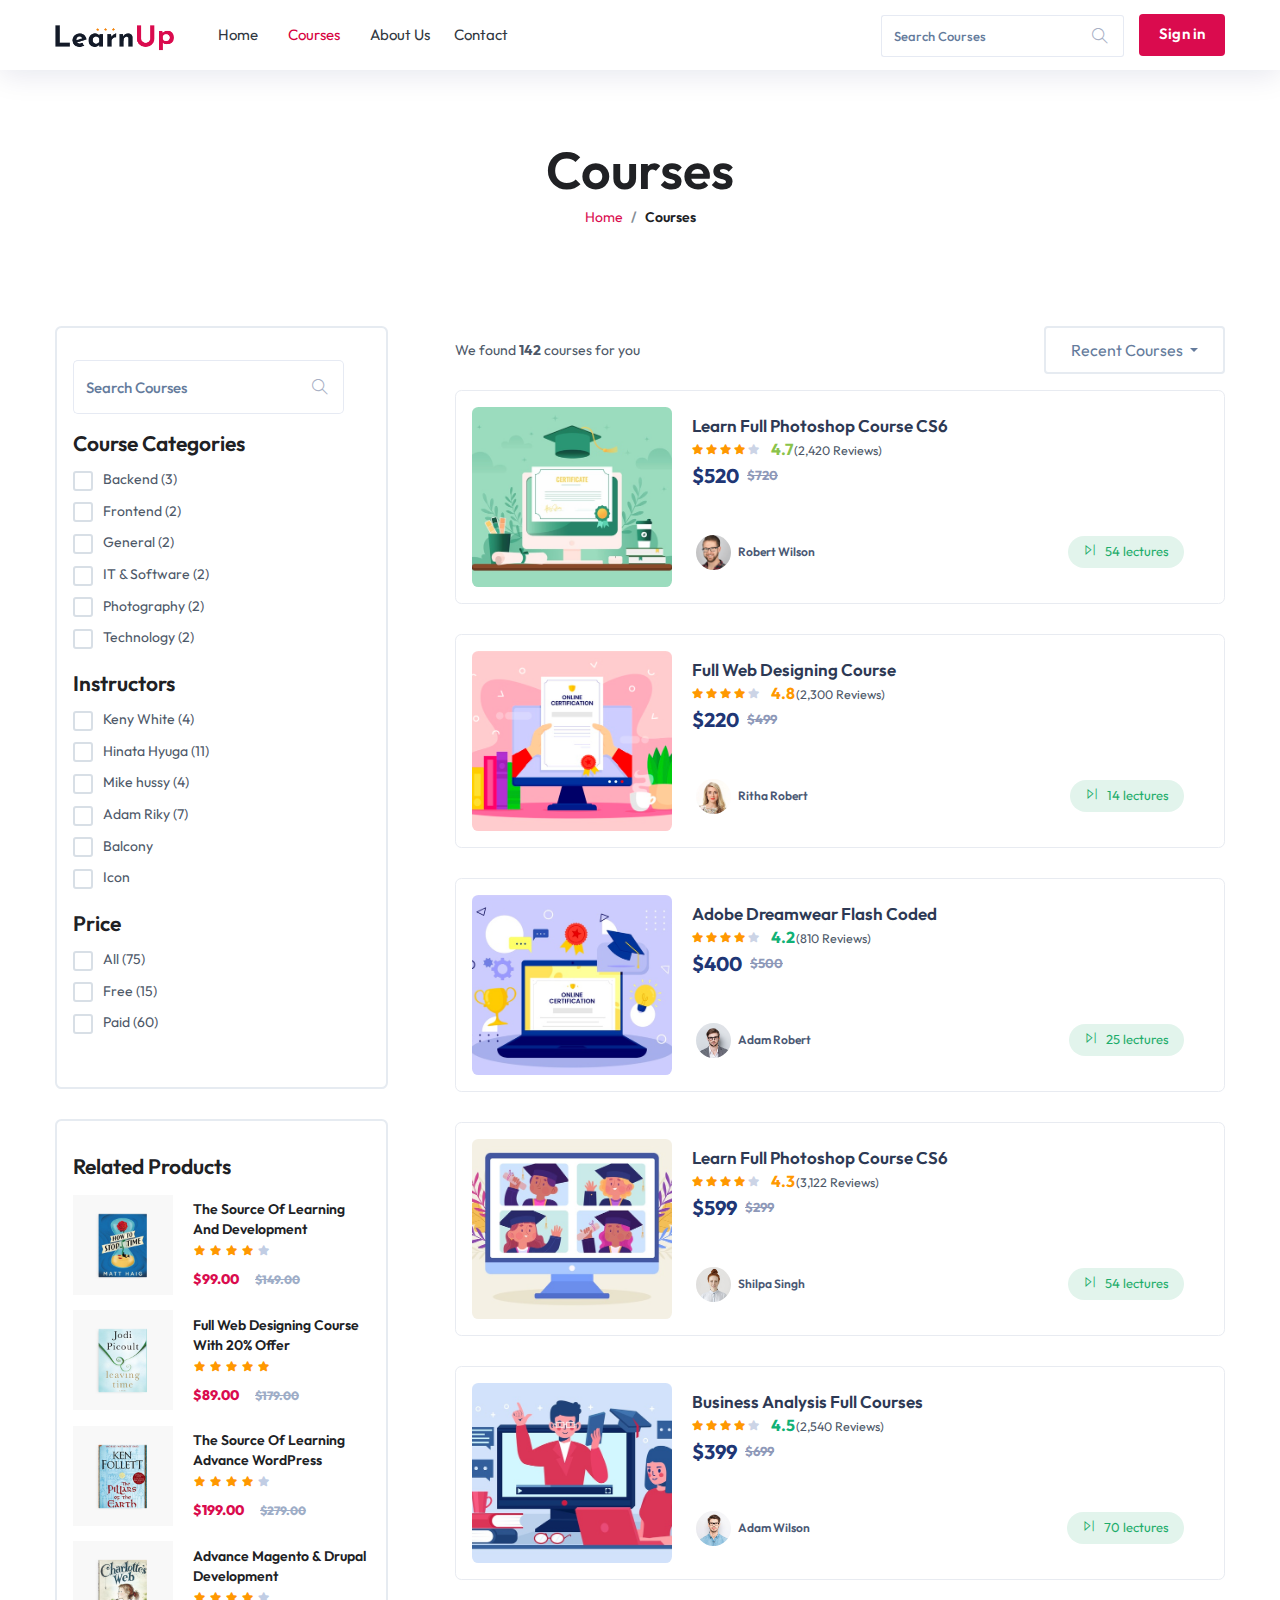
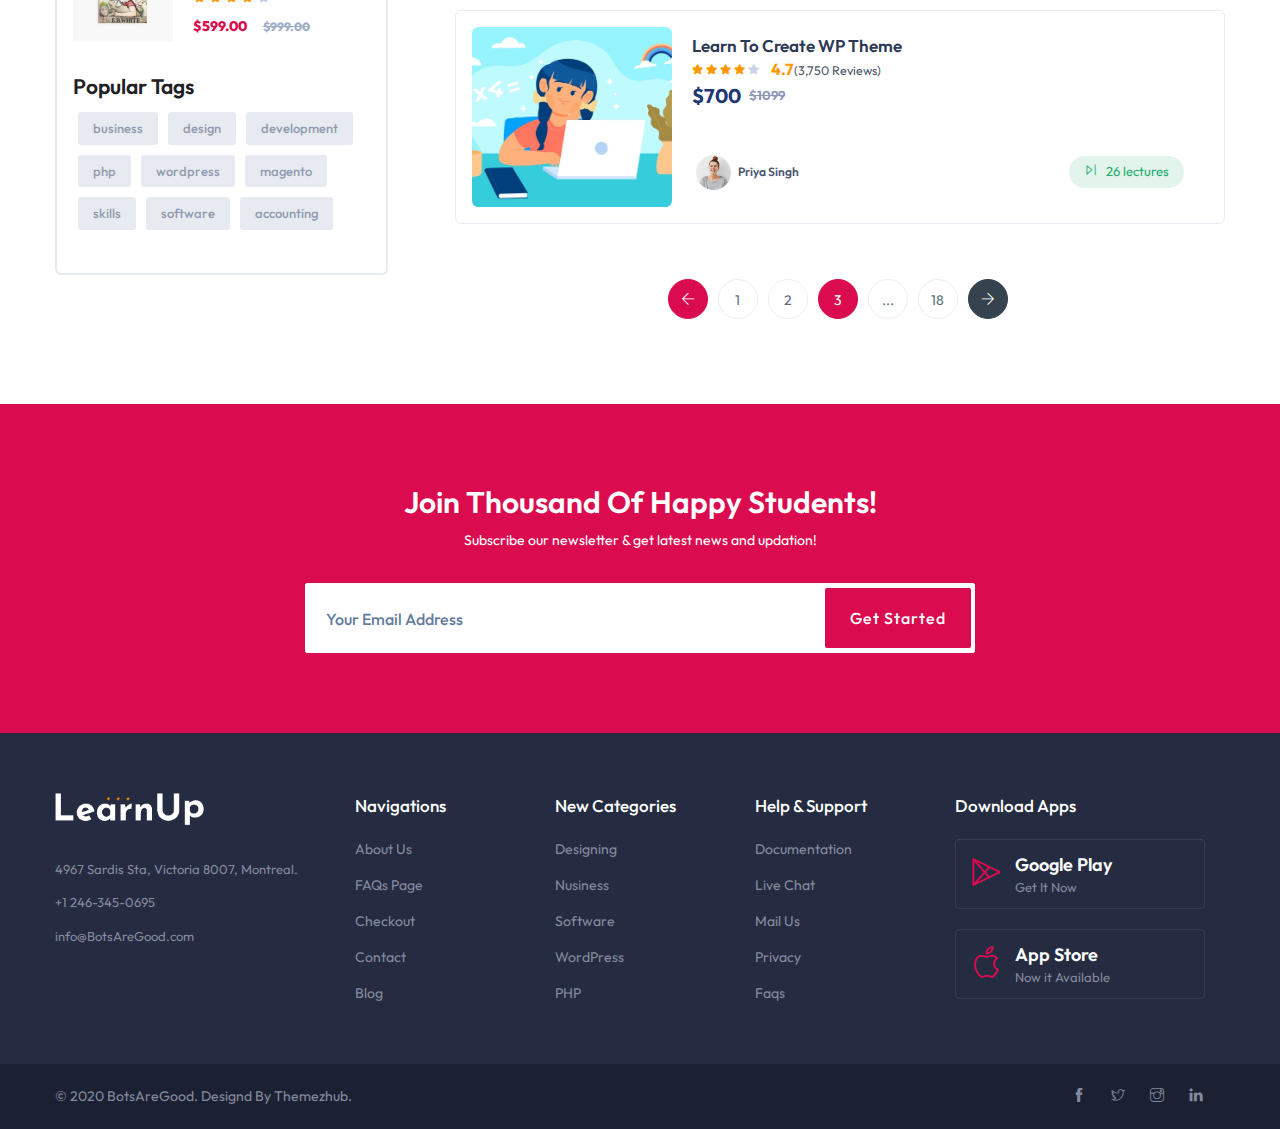
<file: course.html>
<!DOCTYPE html>
<html lang="en">
	
<!-- Mirrored from themezhub.net/BotsAreGood-demo-2/BotsAreGood/list-with-sidebar.html by HTTrack Website Copier/3.x [XR&CO'2014], Tue, 02 Apr 2024 11:38:02 GMT -->
<head>
		<meta charset="utf-8" />
		<meta name="author" content="www.frebsite.nl" />
		<meta name="viewport" content="width=device-width, initial-scale=1.0, minimum-scale=1.0, maximum-scale=1.0, user-scalable=no" />
		
        <title>BotsAreGood - Online Course & Education</title>
		 
        <!-- Custom CSS -->
        <link href="assets/css/styles.css" rel="stylesheet">
		
		<!-- Custom Color Option -->
		<link href="assets/css/colors.css" rel="stylesheet">
		
    </head>
	
    <body class="red-skin">
	
        <!-- ============================================================== -->
        <!-- Preloader - style you can find in spinners.css -->
        <!-- ============================================================== -->
        <!--  -->
		
		
        <!-- ============================================================== -->
        <!-- Main wrapper - style you can find in pages.scss -->
        <!-- ============================================================== -->
        <div id="main-wrapper">
		
            <!-- ============================================================== -->
            <!-- Top header  -->
            <!-- ============================================================== -->
            <!-- Start Navigation -->
			<div class="header header-light head-shadow">
				<div class="container">
					<nav id="navigation" class="navigation navigation-landscape">
						<div class="nav-header">
							<a class="nav-brand" href="#">
								<img src="assets/img/logo.png" class="logo" alt="" />
							</a>
							<div class="nav-toggle"></div>
						</div>
						<div class="nav-menus-wrapper" style="transition-property: none;">
							<ul class="nav-menu">
							
								<li><a href="index.html">Home<span class="submenu-indicator"></span></a>
								</li>
								
								<li class="active"><a href="course.html">Courses<span class="submenu-indicator"></span></a>
								</li>

								<li><a href="about-us.html">About Us</a></li>
								
								<li><a href="contact.html">Contact</a></li>
								
							</ul>
							
							<ul class="nav-menu nav-menu-social align-to-right">
								<li class="login_click search">
									<form class="form-inline addons">
										<input class="form-control" type="search" placeholder="Search Courses" aria-label="Search">
										<button class="btn my-2 my-sm-0" type="submit"><i class="ti-search"></i></button>
									</form>
								</li>
								<li class="login_click bg-red">
									<a href="#" data-toggle="modal" data-target="#login">Sign in</a>
								</li>
							</ul>
							
						</div>
					</nav>
				</div>
			</div>
			<!-- End Navigation -->
			<div class="clearfix"></div>
			<!-- ============================================================== -->
			<!-- Top header  -->
			<!-- ============================================================== -->

			<!-- ============================ Page Title Start================================== -->
			<section class="page-title">
				<div class="container">
					<div class="row">
						<div class="col-lg-12 col-md-12">
							
							<div class="breadcrumbs-wrap">
								<h1 class="breadcrumb-title">Courses</h1>
								<nav aria-label="breadcrumb">
									<ol class="breadcrumb">
										<li class="breadcrumb-item"><a href="#">Home</a></li>
										<li class="breadcrumb-item active" aria-current="page">Courses</li>
									</ol>
								</nav>
							</div>
							
						</div>
					</div>
				</div>
			</section>
			<!-- ============================ Page Title End ================================== -->			

			
			<!-- ============================ Find Courses with Sidebar ================================== -->
			<section class="pt-0">
				<div class="container">
					
					<!-- Onclick Sidebar -->
					<div class="row">
						<div class="col-md-12 col-lg-12">
							<div id="filter-sidebar" class="filter-sidebar">
								<div class="filt-head">
									<h4 class="filt-first">Advance Options</h4>
									<a href="javascript:void(0)" class="closebtn" onclick="closeNav()">Close <i class="ti-close"></i></a>
								</div>
								<div class="show-hide-sidebar">
									
									<!-- Find New Property -->
									<div class="sidebar-widgets">
										
										<!-- Search Form -->
										<form class="form-inline addons mb-3">
											<input class="form-control" type="search" placeholder="Search Courses" aria-label="Search">
											<button class="btn my-2 my-sm-0" type="submit"><i class="ti-search"></i></button>
										</form>	
										
										<h4 class="side_title">Course categories</h4>
										<ul class="no-ul-list mb-3">
											<li>
												<input id="a-4" class="checkbox-custom" name="a-4" type="checkbox">
												<label for="a-4" class="checkbox-custom-label">Backend (3)</label>
											</li>
											<li>
												<input id="a-5" class="checkbox-custom" name="a-5" type="checkbox">
												<label for="a-5" class="checkbox-custom-label">Frontend (2)</label>
											</li>
											<li>
												<input id="a-6" class="checkbox-custom" name="a-6" type="checkbox">
												<label for="a-6" class="checkbox-custom-label">General (2)</label>
											</li>
											<li>
												<input id="a-7" class="checkbox-custom" name="a-7" type="checkbox">
												<label for="a-7" class="checkbox-custom-label">IT & Software (2)</label>
											</li>
											<li>
												<input id="a-8" class="checkbox-custom" name="a-8" type="checkbox">
												<label for="a-8" class="checkbox-custom-label">Photography (2)</label>
											</li>
											<li>
												<input id="a-9" class="checkbox-custom" name="a-9" type="checkbox">
												<label for="a-9" class="checkbox-custom-label">Technology (2)</label>
											</li>
										</ul>
										
										<h4 class="side_title">Instructors</h4>
										<ul class="no-ul-list mb-3">
											<li>
												<input id="a-1" class="checkbox-custom" name="a-1" type="checkbox">
												<label for="a-1" class="checkbox-custom-label">Keny White (4)</label>
											</li>
											<li>
												<input id="a-2" class="checkbox-custom" name="a-2" type="checkbox">
												<label for="a-2" class="checkbox-custom-label">Hinata Hyuga (11)</label>
											</li>
											<li>
												<input id="a-6" class="checkbox-custom" name="a-6" type="checkbox">
												<label for="a-6" class="checkbox-custom-label">Mike hussy (4)</label>
											</li>
											<li>
												<input id="a-7" class="checkbox-custom" name="a-7" type="checkbox">
												<label for="a-7" class="checkbox-custom-label">Adam Riky (7)</label>
											</li>
											<li>
												<input id="a-8" class="checkbox-custom" name="a-8" type="checkbox">
												<label for="a-8" class="checkbox-custom-label">Balcony</label>
											</li>
											<li>
												<input id="a-9" class="checkbox-custom" name="a-9" type="checkbox">
												<label for="a-9" class="checkbox-custom-label">Icon</label>
											</li>
										</ul>
										
										<h4 class="side_title">Price</h4>
										<ul class="no-ul-list mb-3">
											<li>
												<input id="a-10" class="checkbox-custom" name="a-10" type="checkbox">
												<label for="a-10" class="checkbox-custom-label">All (75)</label>
											</li>
											<li>
												<input id="a-11" class="checkbox-custom" name="a-11" type="checkbox">
												<label for="a-11" class="checkbox-custom-label">Free (15)</label>
											</li>
											<li>
												<input id="a-12" class="checkbox-custom" name="a-12" type="checkbox">
												<label for="a-12" class="checkbox-custom-label">Paid (60)</label>
											</li>
										</ul>
										
										<button class="btn btn-theme full-width mb-2">Filter Result</button>
									
									</div>
									
								</div>
							</div>
						</div>
					</div>

					<!-- Row -->
					<div class="row">
					
						<div class="col-lg-4 col-md-12 col-sm-12 order-2 order-lg-1 order-md-2">							
							<div class="page_sidebar hide-23">
								
								<!-- Search Form -->
								<form class="form-inline addons mb-3">
									<input class="form-control" type="search" placeholder="Search Courses" aria-label="Search">
									<button class="btn my-2 my-sm-0" type="submit"><i class="ti-search"></i></button>
								</form>	
								
								<h4 class="side_title">Course categories</h4>
								<ul class="no-ul-list mb-3">
									<li>
										<input id="aa-4" class="checkbox-custom" name="aa-4" type="checkbox">
										<label for="aa-4" class="checkbox-custom-label">Backend (3)</label>
									</li>
									<li>
										<input id="aa-5" class="checkbox-custom" name="aa-5" type="checkbox">
										<label for="aa-5" class="checkbox-custom-label">Frontend (2)</label>
									</li>
									<li>
										<input id="aa-6" class="checkbox-custom" name="aa-6" type="checkbox">
										<label for="aa-6" class="checkbox-custom-label">General (2)</label>
									</li>
									<li>
										<input id="aa-7" class="checkbox-custom" name="aa-7" type="checkbox">
										<label for="aa-7" class="checkbox-custom-label">IT & Software (2)</label>
									</li>
									<li>
										<input id="aa-8" class="checkbox-custom" name="aa-8" type="checkbox">
										<label for="aa-8" class="checkbox-custom-label">Photography (2)</label>
									</li>
									<li>
										<input id="aa-9" class="checkbox-custom" name="aa-9" type="checkbox">
										<label for="aa-9" class="checkbox-custom-label">Technology (2)</label>
									</li>
								</ul>
								
								<h4 class="side_title">Instructors</h4>
								<ul class="no-ul-list mb-3">
									<li>
										<input id="aa-41" class="checkbox-custom" name="aa-41" type="checkbox">
										<label for="aa-41" class="checkbox-custom-label">Keny White (4)</label>
									</li>
									<li>
										<input id="aa-2" class="checkbox-custom" name="aa-2" type="checkbox">
										<label for="aa-2" class="checkbox-custom-label">Hinata Hyuga (11)</label>
									</li>
									<li>
										<input id="aa-3" class="checkbox-custom" name="aa-3" type="checkbox">
										<label for="aa-3" class="checkbox-custom-label">Mike hussy (4)</label>
									</li>
									<li>
										<input id="aa-71" class="checkbox-custom" name="aa-71" type="checkbox">
										<label for="aa-71" class="checkbox-custom-label">Adam Riky (7)</label>
									</li>
									<li>
										<input id="aa-81" class="checkbox-custom" name="aa-81" type="checkbox">
										<label for="aa-81" class="checkbox-custom-label">Balcony</label>
									</li>
									<li>
										<input id="aa-91" class="checkbox-custom" name="aa-91" type="checkbox">
										<label for="aa-91" class="checkbox-custom-label">Icon</label>
									</li>
								</ul>
								
								<h4 class="side_title">Price</h4>
								<ul class="no-ul-list mb-3">
									<li>
										<input id="aa-10" class="checkbox-custom" name="aa-10" type="checkbox">
										<label for="aa-10" class="checkbox-custom-label">All (75)</label>
									</li>
									<li>
										<input id="b-8" class="checkbox-custom" name="b-8" type="checkbox">
										<label for="b-8" class="checkbox-custom-label">Free (15)</label>
									</li>
									<li>
										<input id="b-9" class="checkbox-custom" name="b-9" type="checkbox">
										<label for="b-9" class="checkbox-custom-label">Paid (60)</label>
									</li>
								</ul>
								
							</div>
							
							<div class="page_sidebar hidden-md-down">
								<h4 class="side_title">Related Products</h4>
								<div class="related_items mb-4">
									<!-- Single Related Items -->
									<div class="product_item">
										<div class="thumbnail">
											<a href="#"><img src="assets/img/book-1.png" class="img-fluid" alt=""></a>
										</div>
										<div class="info">
											<h6 class="product-title"><a href="#">The Source of Learning and Development</a></h6>
											<div class="woo_rating">
												<i class="fas fa-star filled"></i>
												<i class="fas fa-star filled"></i>
												<i class="fas fa-star filled"></i>
												<i class="fas fa-star filled"></i>
												<i class="fas fa-star"></i>
											</div>
											<span class="price"><p class="price_ver">$99.00<del>$149.00</del>
										</p></span></div>
									</div>	
									<!-- Single Related Items -->
									<div class="product_item">
										<div class="thumbnail">
											<a href="#"><img src="assets/img/book-2.png" class="img-fluid" alt=""></a>
										</div>
										<div class="info">
											<h6 class="product-title"><a href="#">Full Web Designing Course with 20% Offer</a></h6>
											<div class="woo_rating">
												<i class="fas fa-star filled"></i>
												<i class="fas fa-star filled"></i>
												<i class="fas fa-star filled"></i>
												<i class="fas fa-star filled"></i>
												<i class="fas fa-star filled"></i>
											</div>
											<span class="price"><p class="price_ver">$89.00<del>$179.00</del>
										</p></span></div>
									</div>
									<!-- Single Related Items -->
									<div class="product_item">
										<div class="thumbnail">
											<a href="#"><img src="assets/img/book-3.png" class="img-fluid" alt=""></a>
										</div>
										<div class="info">
											<h6 class="product-title"><a href="#">The Source of Learning Advance WordPress</a></h6>
											<div class="woo_rating">
												<i class="fas fa-star filled"></i>
												<i class="fas fa-star filled"></i>
												<i class="fas fa-star filled"></i>
												<i class="fas fa-star filled"></i>
												<i class="fas fa-star"></i>
											</div>
											<span class="price"><p class="price_ver">$199.00<del>$279.00</del>
										</p></span></div>
									</div>
									<!-- Single Related Items -->
									<div class="product_item">
										<div class="thumbnail">
											<a href="#"><img src="assets/img/book-4.png" class="img-fluid" alt=""></a>
										</div>
										<div class="info">
											<h6 class="product-title"><a href="#">Advance Magento & Drupal Development</a></h6>
											<div class="woo_rating">
												<i class="fas fa-star filled"></i>
												<i class="fas fa-star filled"></i>
												<i class="fas fa-star filled"></i>
												<i class="fas fa-star filled"></i>
												<i class="fas fa-star"></i>
											</div>
											<span class="price"><p class="price_ver">$599.00<del>$999.00</del>
										</p></span></div>
									</div>
								</div>
								
								<h4 class="side_title">Popular Tags</h4>
								<div class="popular_tags">
									<!-- Tags -->
									<div class="tag_cloud">
										<a href="#" class="tag-cloud-lin">business</a>
										<a href="#" class="tag-cloud-lin">design</a>
										<a href="#" class="tag-cloud-lin">development</a>
										<a href="#" class="tag-cloud-lin">php</a>
										<a href="#" class="tag-cloud-lin">wordpress</a>
										<a href="#" class="tag-cloud-lin">magento</a>
										<a href="#" class="tag-cloud-lin">skills</a>
										<a href="#" class="tag-cloud-lin">software</a>
										<a href="#" class="tag-cloud-lin">accounting</a>
									</div>	
								</div>
								
							</div>
							
						</div>	
						
						<div class="col-lg-8 col-md-12 col-sm-12 order-1 order-lg-2 order-md-1">
							
							<!-- Row -->
							<div class="row align-items-center mb-3">
								<div class="col-lg-6 col-md-6 col-sm-12">
									We found <strong>142</strong> courses for you
								</div>
								<div class="col-lg-6 col-md-6 col-sm-12 ordering">
									<div class="filter_wraps">
										<div class="dn db-991 mt30 mb0 show-23">
											<div id="main2">
												<a href="javascript:void(0)" class="btn btn-theme arrow-btn filter_open" onclick="openNav()" id="open2">Show Filter<span><i class="fas fa-arrow-alt-circle-right"></i></span></a>
											</div>
										</div>
										<div class="dropdown show">
											<a class="btn btn-custom dropdown-toggle" href="#" role="button" data-toggle="dropdown" aria-haspopup="true" aria-expanded="false">
											Recent Courses
											</a>
											<div class="dropdown-menu" aria-labelledby="dropdownMenuLink">
											<a class="dropdown-item" href="#">Popular Courses</a>
											<a class="dropdown-item" href="#">Recent Courses</a>
											<a class="dropdown-item" href="#">Featured Courses</a>
											</div>
										</div>
									</div>
								</div>
							</div>
							<!-- /Row -->
							
							<div class="row">
						
								<!-- Cource Grid 1 -->
								<div class="col-xl-12 col-lg-12 col-md-12 col-sm-12">
									<div class="education_block_list_layout">
										
										<div class="education_block_thumb n-shadow">
											<a href="course-detail.html"><img src="assets/img/co-2.jpg" class="img-fluid" alt=""></a>
										</div>
										
										<div class="list_layout_ecucation_caption">
										
											<div class="education_block_body">
												<h4 class="bl-title"><a href="course-detail.html">Learn Full Photoshop Course CS6</a></h4>
												<div class="course_rate_system">
													<div class="course_ratting">
														<i class="fa fa-star filled"></i>
														<i class="fa fa-star filled"></i>
														<i class="fa fa-star filled"></i>
														<i class="fa fa-star filled"></i>
														<i class="fa fa-star"></i>
													</div>
													<div class="course_reviews_info">
														<strong class="high">4.7</strong>(2,420 Reviews)
													</div>											
												</div>
												<div class="cources_price">$520<div class="less_offer">$720</div></div>
											</div>

											<div class="education_block_footer mt-3">
												<div class="education_block_author">
													<div class="path-img"><a href="instructor-detail.html"><img src="assets/img/user-1.jpg" class="img-fluid" alt=""></a></div>
													<h5><a href="instructor-detail.html">Robert Wilson</a></h5>
												</div>
												<div class="cources_info_style3">
													<ul>
														<li><div class="foot_lecture"><i class="ti-control-skip-forward mr-2"></i>54 lectures</div></li>
													</ul>
												</div>
											</div>
										
										</div>
										
									</div>	
								</div>
								
								<!-- Cource Grid 1 -->
								<div class="col-xl-12 col-lg-12 col-md-12 col-sm-12">
									<div class="education_block_list_layout">
										
										<div class="education_block_thumb n-shadow">
											<a href="course-detail.html"><img src="assets/img/co-3.jpg" class="img-fluid" alt=""></a>
										</div>
										
										<div class="list_layout_ecucation_caption">
										
											<div class="education_block_body">
												<h4 class="bl-title"><a href="course-detail.html">Full Web Designing Course</a></h4>
												<div class="course_rate_system">
													<div class="course_ratting">
														<i class="fa fa-star filled"></i>
														<i class="fa fa-star filled"></i>
														<i class="fa fa-star filled"></i>
														<i class="fa fa-star filled"></i>
														<i class="fa fa-star"></i>
													</div>
													<div class="course_reviews_info">
														<strong class="mid">4.8</strong>(2,300 Reviews)
													</div>											
												</div>
												<div class="cources_price">$220<div class="less_offer">$499</div></div>
											</div>

											<div class="education_block_footer mt-3">
												<div class="education_block_author">
													<div class="path-img"><a href="instructor-detail.html"><img src="assets/img/user-2.jpg" class="img-fluid" alt=""></a></div>
													<h5><a href="instructor-detail.html">Ritha Robert</a></h5>
												</div>
												<div class="cources_info_style3">
													<ul>
														<li><div class="foot_lecture"><i class="ti-control-skip-forward mr-2"></i>14 lectures</div></li>
													</ul>
												</div>
											</div>
										
										</div>
										
									</div>	
								</div>
								
								<!-- Cource Grid 1 -->
								<div class="col-xl-12 col-lg-12 col-md-12 col-sm-12">
									<div class="education_block_list_layout">
										
										<div class="education_block_thumb n-shadow">
											<a href="course-detail.html"><img src="assets/img/co-4.jpg" class="img-fluid" alt=""></a>
										</div>
										
										<div class="list_layout_ecucation_caption">
										
											<div class="education_block_body">
												<h4 class="bl-title"><a href="course-detail.html">Adobe Dreamwear Flash Coded</a></h4>
												<div class="course_rate_system">
													<div class="course_ratting">
														<i class="fa fa-star filled"></i>
														<i class="fa fa-star filled"></i>
														<i class="fa fa-star filled"></i>
														<i class="fa fa-star filled"></i>
														<i class="fa fa-star"></i>
													</div>
													<div class="course_reviews_info">
														<strong class="good">4.2</strong>(810 Reviews)
													</div>											
												</div>
												<div class="cources_price">$400<div class="less_offer">$500</div></div>
											</div>

											<div class="education_block_footer mt-3">
												<div class="education_block_author">
													<div class="path-img"><a href="instructor-detail.html"><img src="assets/img/user-3.jpg" class="img-fluid" alt=""></a></div>
													<h5><a href="instructor-detail.html">Adam Robert</a></h5>
												</div>
												<div class="cources_info_style3">
													<ul>
														<li><div class="foot_lecture"><i class="ti-control-skip-forward mr-2"></i>25 lectures</div></li>
													</ul>
												</div>
											</div>
										
										</div>
										
									</div>	
								</div>
								
								<!-- Cource Grid 1 -->
								<div class="col-xl-12 col-lg-12 col-md-12 col-sm-12">
									<div class="education_block_list_layout">
										
										<div class="education_block_thumb n-shadow">
											<a href="course-detail.html"><img src="assets/img/co-5.jpg" class="img-fluid" alt=""></a>
										</div>
										
										<div class="list_layout_ecucation_caption">
										
											<div class="education_block_body">
												<h4 class="bl-title"><a href="course-detail.html">Learn Full Photoshop Course CS6</a></h4>
												<div class="course_rate_system">
													<div class="course_ratting">
														<i class="fa fa-star filled"></i>
														<i class="fa fa-star filled"></i>
														<i class="fa fa-star filled"></i>
														<i class="fa fa-star filled"></i>
														<i class="fa fa-star"></i>
													</div>
													<div class="course_reviews_info">
														<strong class="mid">4.3</strong>(3,122 Reviews)
													</div>											
												</div>
												<div class="cources_price">$599<div class="less_offer">$299</div></div>
											</div>

											<div class="education_block_footer mt-3">
												<div class="education_block_author">
													<div class="path-img"><a href="instructor-detail.html"><img src="assets/img/user-4.jpg" class="img-fluid" alt=""></a></div>
													<h5><a href="instructor-detail.html">Shilpa Singh</a></h5>
												</div>
												<div class="cources_info_style3">
													<ul>
														<li><div class="foot_lecture"><i class="ti-control-skip-forward mr-2"></i>54 lectures</div></li>
													</ul>
												</div>
											</div>
										
										</div>
										
									</div>	
								</div>
								
								<!-- Cource Grid 1 -->
								<div class="col-xl-12 col-lg-12 col-md-12 col-sm-12">
									<div class="education_block_list_layout">
										
										<div class="education_block_thumb n-shadow">
											<a href="course-detail.html"><img src="assets/img/co-6.jpg" class="img-fluid" alt=""></a>
										</div>
										
										<div class="list_layout_ecucation_caption">
										
											<div class="education_block_body">
												<h4 class="bl-title"><a href="course-detail.html">Business Analysis Full Courses</a></h4>
												<div class="course_rate_system">
													<div class="course_ratting">
														<i class="fa fa-star filled"></i>
														<i class="fa fa-star filled"></i>
														<i class="fa fa-star filled"></i>
														<i class="fa fa-star filled"></i>
														<i class="fa fa-star"></i>
													</div>
													<div class="course_reviews_info">
														<strong class="good">4.5</strong>(2,540 Reviews)
													</div>											
												</div>
												<div class="cources_price">$399<div class="less_offer">$699</div></div>
											</div>

											<div class="education_block_footer mt-3">
												<div class="education_block_author">
													<div class="path-img"><a href="instructor-detail.html"><img src="assets/img/user-5.jpg" class="img-fluid" alt=""></a></div>
													<h5><a href="instructor-detail.html">Adam Wilson</a></h5>
												</div>
												<div class="cources_info_style3">
													<ul>
														<li><div class="foot_lecture"><i class="ti-control-skip-forward mr-2"></i>70 lectures</div></li>
													</ul>
												</div>
											</div>
										
										</div>
										
									</div>	
								</div>
								
								<!-- Cource Grid 1 -->
								<div class="col-xl-12 col-lg-12 col-md-12 col-sm-12">
									<div class="education_block_list_layout">
										
										<div class="education_block_thumb n-shadow">
											<a href="course-detail.html"><img src="assets/img/co-7.jpg" class="img-fluid" alt=""></a>
										</div>
										
										<div class="list_layout_ecucation_caption">
										
											<div class="education_block_body">
												<h4 class="bl-title"><a href="course-detail.html">Learn To Create WP Theme</a></h4>
												<div class="course_rate_system">
													<div class="course_ratting">
														<i class="fa fa-star filled"></i>
														<i class="fa fa-star filled"></i>
														<i class="fa fa-star filled"></i>
														<i class="fa fa-star filled"></i>
														<i class="fa fa-star"></i>
													</div>
													<div class="course_reviews_info">
														<strong class="mid">4.7</strong>(3,750 Reviews)
													</div>											
												</div>
												<div class="cources_price">$700<div class="less_offer">$1099</div></div>
											</div>

											<div class="education_block_footer mt-3">
												<div class="education_block_author">
													<div class="path-img"><a href="instructor-detail.html"><img src="assets/img/user-6.jpg" class="img-fluid" alt=""></a></div>
													<h5><a href="instructor-detail.html">Priya Singh</a></h5>
												</div>
												<div class="cources_info_style3">
													<ul>
														<li><div class="foot_lecture"><i class="ti-control-skip-forward mr-2"></i>26 lectures</div></li>
													</ul>
												</div>
											</div>
										
										</div>
										
									</div>	
								</div>
								
							</div>
							
							<!-- Row -->
							<div class="row">
								<div class="col-lg-12 col-md-12 col-sm-12">
									
									<!-- Pagination -->
									<div class="row">
										<div class="col-lg-12 col-md-12 col-sm-12">
											<ul class="pagination p-center">
												<li class="page-item">
												  <a class="page-link" href="#" aria-label="Previous">
													<span class="ti-arrow-left"></span>
													<span class="sr-only">Previous</span>
												  </a>
												</li>
												<li class="page-item"><a class="page-link" href="#">1</a></li>
												<li class="page-item"><a class="page-link" href="#">2</a></li>
												<li class="page-item active"><a class="page-link" href="#">3</a></li>
												<li class="page-item"><a class="page-link" href="#">...</a></li>
												<li class="page-item"><a class="page-link" href="#">18</a></li>
												<li class="page-item">
												  <a class="page-link" href="#" aria-label="Next">
													<span class="ti-arrow-right"></span>
													<span class="sr-only">Next</span>
												  </a>
												</li>
											</ul>
										</div>
									</div>
									
								</div>
							</div>
							<!-- /Row -->
							
						</div>
					
					</div>
					<!-- Row -->
					
				</div>
			</section>
			<!-- ============================ Find Courses with Sidebar End ================================== -->
			
			<!-- ============================== Start Newsletter ================================== -->
			<section class="newsletter theme-bg inverse-theme">
				<div class="container">
					<div class="row justify-content-center">
						<div class="col-lg-7 col-md-8 col-sm-12">
							<div class="text-center">
								<h2>Join Thousand of Happy Students!</h2>
								<p>Subscribe our newsletter & get latest news and updation!</p>
								<form class="sup-form">
									<input type="email" class="form-control sigmup-me" placeholder="Your Email Address" required="required">
									<input type="submit" class="btn btn-theme" value="Get Started">
								</form>
							</div>
						</div>
					</div>
				</div>
			</section>
			<!-- ================================= End Newsletter =============================== -->
			
			<!-- ============================ Footer Start ================================== -->
			<footer class="dark-footer skin-dark-footer">
				<div>
					<div class="container">
						<div class="row">
							
							<div class="col-lg-3 col-md-3">
								<div class="footer-widget">
									<img src="assets/img/logo-light.png" class="img-footer" alt="" />
									<div class="footer-add">
										<p>4967  Sardis Sta, Victoria 8007, Montreal.</p>
										<p>+1 246-345-0695</p>
										<p>info@BotsAreGood.com</p>
									</div>
									
								</div>
							</div>		
							<div class="col-lg-2 col-md-3">
								<div class="footer-widget">
									<h4 class="widget-title">Navigations</h4>
									<ul class="footer-menu">
										<li><a href="about-us.html">About Us</a></li>
										<li><a href="faq.html">FAQs Page</a></li>
										<li><a href="checkout.html">Checkout</a></li>
										<li><a href="contact.html">Contact</a></li>
										<li><a href="blog.html">Blog</a></li>
									</ul>
								</div>
							</div>
									
							<div class="col-lg-2 col-md-3">
								<div class="footer-widget">
									<h4 class="widget-title">New Categories</h4>
									<ul class="footer-menu">
										<li><a href="#">Designing</a></li>
										<li><a href="#">Nusiness</a></li>
										<li><a href="#">Software</a></li>
										<li><a href="#">WordPress</a></li>
										<li><a href="#">PHP</a></li>
									</ul>
								</div>
							</div>
							
							<div class="col-lg-2 col-md-3">
								<div class="footer-widget">
									<h4 class="widget-title">Help & Support</h4>
									<ul class="footer-menu">
										<li><a href="#">Documentation</a></li>
										<li><a href="#">Live Chat</a></li>
										<li><a href="#">Mail Us</a></li>
										<li><a href="#">Privacy</a></li>
										<li><a href="#">Faqs</a></li>
									</ul>
								</div>
							</div>
							
							<div class="col-lg-3 col-md-12">
								<div class="footer-widget">
									<h4 class="widget-title">Download Apps</h4>
									<a href="#" class="other-store-link">
										<div class="other-store-app">
											<div class="os-app-icon">
												<i class="lni-playstore theme-cl"></i>
											</div>
											<div class="os-app-caps">
												Google Play
												<span>Get It Now</span>
											</div>
										</div>
									</a>
									<a href="#" class="other-store-link">
										<div class="other-store-app">
											<div class="os-app-icon">
												<i class="lni-apple theme-cl"></i>
											</div>
											<div class="os-app-caps">
												App Store
												<span>Now it Available</span>
											</div>
										</div>
									</a>
								</div>
							</div>
							
						</div>
					</div>
				</div>
				
				<div class="footer-bottom">
					<div class="container">
						<div class="row align-items-center">
							
							<div class="col-lg-6 col-md-6">
								<p class="mb-0">© 2020 BotsAreGood. Designd By <a href="https://themezhub.com/">Themezhub</a>.</p>
							</div>
							
							<div class="col-lg-6 col-md-6 text-right">
								<ul class="footer-bottom-social">
									<li><a href="#"><i class="ti-facebook"></i></a></li>
									<li><a href="#"><i class="ti-twitter"></i></a></li>
									<li><a href="#"><i class="ti-instagram"></i></a></li>
									<li><a href="#"><i class="ti-linkedin"></i></a></li>
								</ul>
							</div>
							
						</div>
					</div>
				</div>
			</footer>
			<!-- ============================ Footer End ================================== -->
			
			<!-- Log In Modal -->
			<div class="modal fade" id="login" tabindex="-1" role="dialog" aria-labelledby="registermodal" aria-hidden="true">
				<div class="modal-dialog modal-dialog-centered login-pop-form" role="document">
					<div class="modal-content" id="registermodal">
						<span class="mod-close" data-dismiss="modal" aria-hidden="true"><i class="ti-close"></i></span>
						<div class="modal-body">
							<h4 class="modal-header-title">Log In</h4>
							<div class="login-form">
								<form>
								
									<div class="form-group">
										<label>User Name</label>
										<input type="text" class="form-control" placeholder="Username">
									</div>
									
									<div class="form-group">
										<label>Password</label>
										<input type="password" class="form-control" placeholder="*******">
									</div>
									
									<div class="form-group">
										<button type="submit" class="btn btn-md full-width pop-login">Login</button>
									</div>
								
								</form>
							</div>
							
							<div class="social-login mb-3">
								<ul>
									<li>
										<input id="reg" class="checkbox-custom" name="reg" type="checkbox">
										<label for="reg" class="checkbox-custom-label">Save Password</label>
									</li>
									<li class="right"><a href="#" class="theme-cl">Forget Password?</a></li>
								</ul>
							</div>
							
							<div class="modal-divider"><span>Or login via</span></div>
							<div class="social-login ntr mb-3">
								<ul>
									<li><a href="#" class="btn connect-fb"><i class="ti-facebook"></i>Facebook</a></li>
									<li><a href="#" class="btn connect-google"><i class="ti-google"></i>Google</a></li>
								</ul>
							</div>
							
							<div class="text-center">
								<p class="mt-2">Haven't Any Account? <a href="register.html" class="link">Click here</a></p>
							</div>
						</div>
					</div>
				</div>
			</div>
			<!-- End Modal -->
			
			<!-- Sign Up Modal -->
			<div class="modal fade" id="signup" tabindex="-1" role="dialog" aria-labelledby="sign-up" aria-hidden="true">
				<div class="modal-dialog modal-dialog-centered login-pop-form" role="document">
					<div class="modal-content" id="sign-up">
						<span class="mod-close" data-dismiss="modal" aria-hidden="true"><i class="ti-close"></i></span>
						<div class="modal-body">
							<h4 class="modal-header-title">Sign Up</h4>
							<div class="login-form">
								<form>
								
									<div class="form-group">
										<input type="text" class="form-control" placeholder="Full Name">
									</div>
									
									<div class="form-group">
										<input type="email" class="form-control" placeholder="Email">
									</div>
									
									<div class="form-group">
										<input type="text" class="form-control" placeholder="Username">
									</div>
									
									<div class="form-group">
										<input type="password" class="form-control" placeholder="*******">
									</div>

									
									<div class="form-group">
										<button type="submit" class="btn btn-md full-width pop-login">Sign Up</button>
									</div>
								
								</form>
							</div>
							
							<div class="modal-divider"><span>Or Signup via</span></div>
							<div class="social-login ntr mb-3">
								<ul>
									<li><a href="#" class="btn connect-fb"><i class="ti-facebook"></i>Facebook</a></li>
									<li><a href="#" class="btn connect-google"><i class="ti-google"></i>Google</a></li>
								</ul>
							</div>
							
							<div class="text-center">
								<p class="mt-3"><i class="ti-user mr-1"></i>Already Have An Account? <a href="#" class="link">Go For LogIn</a></p>
							</div>
						</div>
					</div>
				</div>
			</div>
			<!-- End Modal -->
			
			<a id="back2Top" class="top-scroll" title="Back to top" href="#"><i class="ti-arrow-up"></i></a>
			

		</div>
		<!-- ============================================================== -->
		<!-- End Wrapper -->
		<!-- ============================================================== -->

		<!-- ============================================================== -->
		<!-- All Jquery -->
		<!-- ============================================================== -->
		<script src="assets/js/jquery.min.js"></script>
		<script src="assets/js/popper.min.js"></script>
		<script src="assets/js/bootstrap.min.js"></script>
		<script src="assets/js/select2.min.js"></script>
		<script src="assets/js/slick.js"></script>
		<script src="assets/js/jquery.counterup.min.js"></script>
		<script src="assets/js/counterup.min.js"></script>
		<script src="assets/js/custom.js"></script>
		<!-- ============================================================== -->
		<!-- This page plugins -->
		<!-- ============================================================== -->
		<script>
			function openNav() {
			  document.getElementById("filter-sidebar").style.width = "320px";
			}

			function closeNav() {
			  document.getElementById("filter-sidebar").style.width = "0";
			}
		</script>

	</body>

<!-- Mirrored from themezhub.net/BotsAreGood-demo-2/BotsAreGood/list-with-sidebar.html by HTTrack Website Copier/3.x [XR&CO'2014], Tue, 02 Apr 2024 11:38:02 GMT -->
</html>
</file>
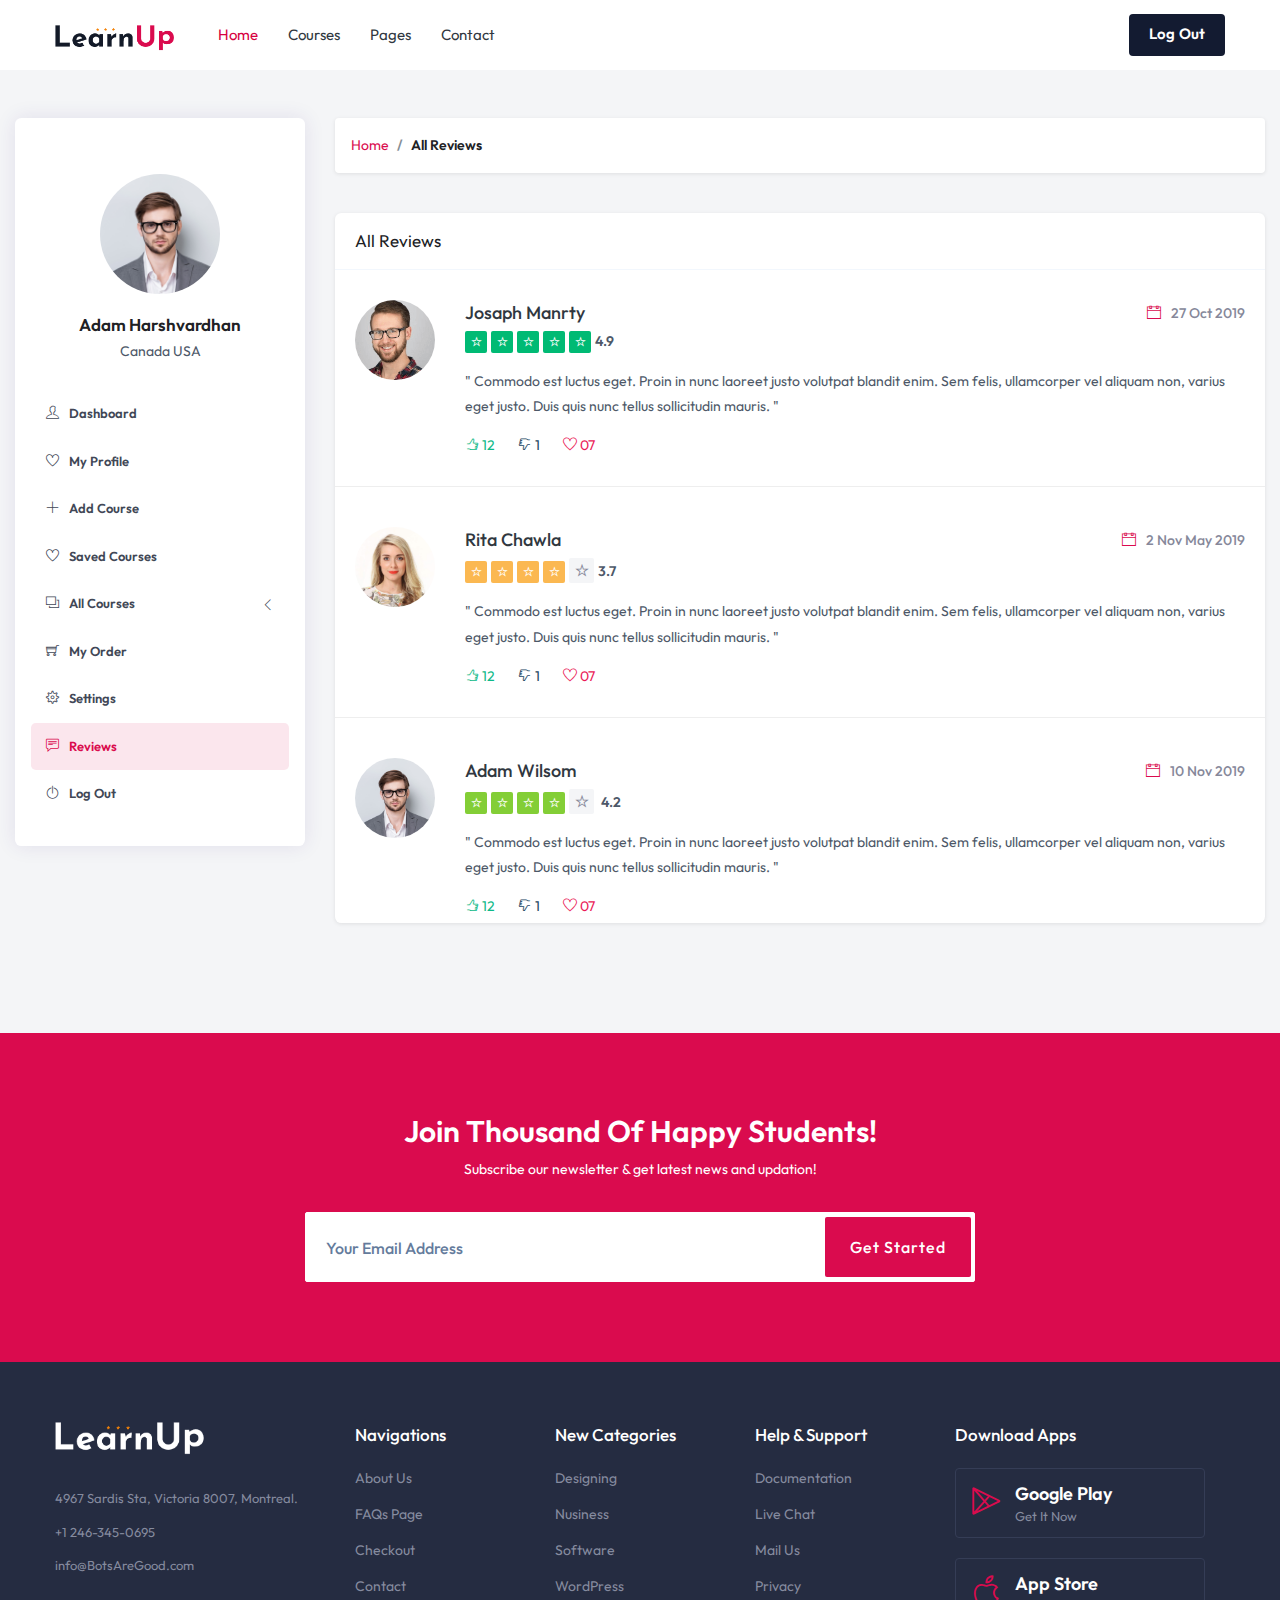
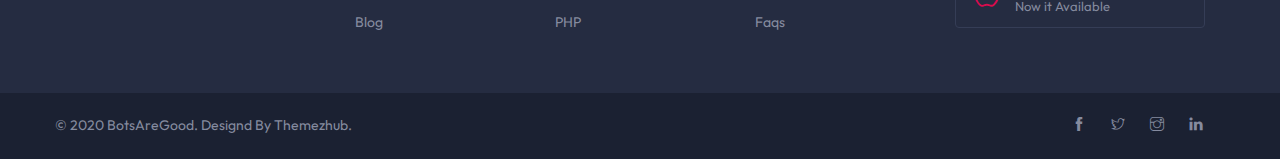
<file: reviews.html>
<!DOCTYPE html>
<html lang="en">
	
<!-- Mirrored from themezhub.net/BotsAreGood-demo-2/BotsAreGood/reviews.html by HTTrack Website Copier/3.x [XR&CO'2014], Tue, 02 Apr 2024 11:38:06 GMT -->
<head>
		<meta charset="utf-8" />
		<meta name="author" content="www.frebsite.nl" />
		<meta name="viewport" content="width=device-width, initial-scale=1.0, minimum-scale=1.0, maximum-scale=1.0, user-scalable=no" />
		
        <title>BotsAreGood - Online Course & Education</title>
		 
        <!-- Custom CSS -->
        <link href="assets/css/styles.css" rel="stylesheet">
		
		<!-- Custom Color Option -->
		<link href="assets/css/colors.css" rel="stylesheet">
		
    </head>
	
    <body class="red-skin">
	
        <!-- ============================================================== -->
        <!-- Preloader - style you can find in spinners.css -->
        <!-- ============================================================== -->
		
		
        <!-- ============================================================== -->
        <!-- Main wrapper - style you can find in pages.scss -->
        <!-- ============================================================== -->
        <div id="main-wrapper">
		
            <!-- ============================================================== -->
            <!-- Top header  -->
            <!-- ============================================================== -->
            <!-- Start Navigation -->
			<div class="header header-light head-shadow">
				<div class="container">
					<nav id="navigation" class="navigation navigation-landscape">
						<div class="nav-header">
							<a class="nav-brand" href="#">
								<img src="assets/img/logo.png" class="logo" alt="" />
							</a>
							<div class="nav-toggle"></div>
						</div>
						<div class="nav-menus-wrapper" style="transition-property: none;">
							<ul class="nav-menu">
							
								<li class="active"><a href="#">Home<span class="submenu-indicator"></span></a>
									<ul class="nav-dropdown nav-submenu">
										<li><a href="#">New Home Design<span class="submenu-indicator"></span></a>
											<ul class="nav-dropdown nav-submenu">
												<li><a href="new-home-1.html">Modern Home Page</a></li>
												<li><a href="new-home-2.html">Standard Home Page</a></li>
												<li><a href="new-home-3.html">Classic Home Page</a></li>
											</ul>
										</li>
										<li><a href="index.html">Home 1</a></li>
										<li><a href="home-2.html">Home 2</a></li>
										<li><a href="home-3.html">Home 3</a></li>
										<li><a href="home-4.html">Home 4</a></li>
										<li><a href="home-5.html">Home 5</a></li>
										<li><a href="home-6.html">Home 6</a></li>
										<li><a href="home-7.html">Home 7</a></li>
										<li><a href="index.html">Home 8</a></li>
										<li><a href="home-9.html">Home 9</a></li>
										<li><a href="home-10.html">Home 10</a></li>
									</ul>
								</li>
								
								<li><a href="#">Courses<span class="submenu-indicator"></span></a>
									<ul class="nav-dropdown nav-submenu">
										<li><a href="#">Courses Grid Sidebar<span class="submenu-indicator"></span></a>
											<ul class="nav-dropdown nav-submenu">
												<li><a href="grid-with-sidebar.html">Courses grid 1</a></li>
												<li><a href="grid-with-sidebar-2.html">Courses grid 1</a></li>
												<li><a href="grid-with-sidebar-3.html">Courses grid 1</a></li>
											</ul>
										</li>
										<li><a href="list-with-sidebar.html">List Layout with Sidebar</a></li>
										<li><a href="#">Courses Grid Full Width<span class="submenu-indicator"></span></a>
											<ul class="nav-dropdown nav-submenu">
												<li><a href="full-width-course.html">Courses grid 1</a></li>
												<li><a href="full-width-course-2.html">Courses grid 1</a></li>
												<li><a href="full-width-course-3.html">Courses grid 1</a></li>
												<li><a href="full-width-course-4.html">Courses grid 1</a></li>
											</ul>
										</li>
										<li><a href="#">Courses Detail<span class="submenu-indicator"></span></a>
											<ul class="nav-dropdown nav-submenu">
												<li><a href="detail.html">Course Detail 1</a></li>
												<li><a href="detail-2.html">Course Detail 2</a></li>
												<li><a href="detail-3.html">Course Detail 3</a></li>
												<li><a href="detail-4.html">Course Detail 4</a></li>
												<li><a href="detail-5.html">Course Detail 5</a></li><li><a href="detail-6.html">Course Detail 6</a></li>
											</ul>
										</li>
										<li><a href="find-instructor.html">Find Instructor</a></li>
										<li><a href="instructor-detail.html">Instructor Detail</a></li>
									</ul>
								</li>
								
								<li><a href="#">Pages<span class="submenu-indicator"></span></a>
									<ul class="nav-dropdown nav-submenu">
										<li class=""><a href="#">User Dashboard<span class="submenu-indicator"></span></a>
											<ul class="nav-dropdown nav-submenu">
												<li><a href="dashboard.html">User Dashboard</a></li>
												<li><a href="my-profile.html">My Profile</a></li>
												<li><a href="all-courses.html">My Courses</a></li>
												<li><a href="my-order.html">My Order</a></li>
												<li><a href="saved-courses.html">Saved Courses</a></li>
												<li><a href="reviews.html">My Reviews</a></li>
												<li><a href="settings.html">My Settings</a></li>
											</ul>
										</li>
										<li><a href="#">Shop Pages<span class="submenu-indicator"></span></a>
											<ul class="nav-dropdown nav-submenu">
												<li><a href="shop-full-width.html">Shop Full Width</a></li>
												<li><a href="shop-left-sidebar.html">Shop Sidebar Left</a></li>
												<li><a href="shop-right-sidebar.html">Shop Sidebar Right</a></li>
												<li><a href="product-detail.html">Shop Detail</a></li>
												<li><a href="add-to-cart.html">Add To Cart</a></li>
												<li><a href="product-wishlist.html">Wishlist</a></li>
												<li><a href="checkout.html">Checkout</a></li>
												<li><a href="shop-order.html">Order</a></li>
											</ul>
										</li>
										<li><a href="about-us.html">About Us</a></li>
										<li><a href="blog.html">Blog Style</a></li>
										<li><a href="blog-detail.html">Blog Detail</a></li>
										<li><a href="pricing.html">Pricing</a></li>
										<li><a href="404.html">404 Page</a></li>
										<li><a href="register.html">Register</a></li>
										<li><a href="component.html">Elements</a></li>
										<li><a href="privacy.html">Privacy Policy</a></li>
										<li><a href="faq.html">FAQs</a></li>
									</ul>
								</li>
								
								<li><a href="contact.html">Contact</a></li>
								
							</ul>
							
							<ul class="nav-menu nav-menu-social align-to-right">
								<li class="login_click theme-bg">
									<a href="register.html">Log Out</a>
								</li>
							</ul>
						</div>
					</nav>
				</div>
			</div>
			<!-- End Navigation -->
			<div class="clearfix"></div>
			<!-- ============================================================== -->
			<!-- Top header  -->
			<!-- ============================================================== -->		

			
			<!-- ============================ Dashboard: My Order Start ================================== -->
			<section class="gray pt-5">
				<div class="container-fluid">
										
					<div class="row">
					
						<div class="col-lg-3 col-md-3">
							<div class="dashboard-navbar">
								
								<div class="d-user-avater">
									<img src="assets/img/user-3.jpg" class="img-fluid avater" alt="">
									<h4>Adam Harshvardhan</h4>
									<span>Canada USA</span>
								</div>
								
								<div class="d-navigation">
									<ul id="side-menu">
										<li><a href="dashboard.html"><i class="ti-user"></i>Dashboard</a></li>
										<li><a href="my-profile.html"><i class="ti-heart"></i>My Profile</a></li>
										<li><a href="add-listing.html"><i class="ti-plus"></i>Add Course</a></li>
										<li><a href="saved-courses.html"><i class="ti-heart"></i>Saved Courses</a></li>
										<li class="dropdown">
											<a href="all-courses.html"><i class="ti-layers"></i>All Courses<span class="ti-angle-left"></span></a>
											<ul class="nav nav-second-level">
												<li><a href="all-courses.html">All</a></li>
												<li><a href="javascript:void(0);">Published</a></li>
												<li><a href="javascript:void(0);">Pending</a></li>
												<li><a href="javascript:void(0);">Expired</a></li>
												<li><a href="javascript:void(0);">In Draft</a></li>
											</ul>
										</li>
										<li><a href="my-order.html"><i class="ti-shopping-cart"></i>My Order</a></li>
										<li><a href="settings.html"><i class="ti-settings"></i>Settings</a></li>
										<li class="active"><a href="reviews.html"><i class="ti-comment-alt"></i>Reviews</a></li>
										<li><a href="#"><i class="ti-power-off"></i>Log Out</a></li>
									</ul>
								</div>
								
							</div>
							
							
						</div>	
						
						<div class="col-lg-9 col-md-9 col-sm-12">
							
							<!-- Row -->
							<div class="row">
								<div class="col-lg-12 col-md-12 col-sm-12 pb-4">
									<nav aria-label="breadcrumb">
										<ol class="breadcrumb">
											<li class="breadcrumb-item"><a href="#">Home</a></li>
											<li class="breadcrumb-item active" aria-current="page">All Reviews</li>
										</ol>
									</nav>
								</div>
							</div>
							<!-- /Row -->
							
							<!-- Row -->
							<div class="row">
								<div class="col-lg-12 col-md-12 col-sm-12">
									<div class="dashboard_container">
										<div class="dashboard_container_header">
											<div class="dashboard_fl_1">
												<h4>All Reviews</h4>
											</div>
										</div>
										<div class="dashboard_container_body">
											<div class="reviews-comments-wrap">
												<!-- reviews-comments-item -->  
												<div class="reviews-comments-item">
													<div class="review-comments-avatar">
														<img src="assets/img/user-1.jpg" class="img-fluid" alt=""> 
													</div>
													<div class="reviews-comments-item-text">
														<h4><a href="#">Josaph Manrty</a><span class="reviews-comments-item-date"><i class="ti-calendar theme-cl"></i>27 Oct 2019</span></h4>
														
														<div class="listing-rating high" data-starrating2="5"><i class="ti-star active"></i><i class="ti-star active"></i><i class="ti-star active"></i><i class="ti-star active"></i><i class="ti-star active"></i><span class="review-count">4.9</span> </div>
														<div class="clearfix"></div>
														<p>" Commodo est luctus eget. Proin in nunc laoreet justo volutpat blandit enim. Sem felis, ullamcorper vel aliquam non, varius eget justo. Duis quis nunc tellus sollicitudin mauris. "</p>
														<div class="pull-left reviews-reaction">
															<a href="#" class="comment-like active"><i class="ti-thumb-up"></i> 12</a>
															<a href="#" class="comment-dislike active"><i class="ti-thumb-down"></i> 1</a>
															<a href="#" class="comment-love active"><i class="ti-heart"></i> 07</a>
														</div>
													</div>
												</div>
												<!--reviews-comments-item end-->  
												
												<!-- reviews-comments-item -->  
												<div class="reviews-comments-item">
													<div class="review-comments-avatar">
														<img src="assets/img/user-2.jpg" class="img-fluid" alt=""> 
													</div>
													<div class="reviews-comments-item-text">
														<h4><a href="#">Rita Chawla</a><span class="reviews-comments-item-date"><i class="ti-calendar theme-cl"></i>2 Nov May 2019</span></h4>
														
														<div class="listing-rating mid" data-starrating2="5"><i class="ti-star active"></i><i class="ti-star active"></i><i class="ti-star active"></i><i class="ti-star active"></i><i class="ti-star"></i><span class="review-count">3.7</span> </div>
														<div class="clearfix"></div>
														<p>" Commodo est luctus eget. Proin in nunc laoreet justo volutpat blandit enim. Sem felis, ullamcorper vel aliquam non, varius eget justo. Duis quis nunc tellus sollicitudin mauris. "</p>
														<div class="pull-left reviews-reaction">
															<a href="#" class="comment-like active"><i class="ti-thumb-up"></i> 12</a>
															<a href="#" class="comment-dislike active"><i class="ti-thumb-down"></i> 1</a>
															<a href="#" class="comment-love active"><i class="ti-heart"></i> 07</a>
														</div>
													</div>
												</div>
												<!--reviews-comments-item end-->
												
												<!-- reviews-comments-item -->  
												<div class="reviews-comments-item">
													<div class="review-comments-avatar">
														<img src="assets/img/user-3.jpg" class="img-fluid" alt=""> 
													</div>
													<div class="reviews-comments-item-text">
														<h4><a href="#">Adam Wilsom</a><span class="reviews-comments-item-date"><i class="ti-calendar theme-cl"></i>10 Nov 2019</span></h4>
														
														<div class="listing-rating good" data-starrating2="5"><i class="ti-star active"></i><i class="ti-star active"></i><i class="ti-star active"></i><i class="ti-star active"></i><i class="ti-star"></i> <span class="review-count">4.2</span> </div>
														<div class="clearfix"></div>
														<p>" Commodo est luctus eget. Proin in nunc laoreet justo volutpat blandit enim. Sem felis, ullamcorper vel aliquam non, varius eget justo. Duis quis nunc tellus sollicitudin mauris. "</p>
														<div class="pull-left reviews-reaction">
															<a href="#" class="comment-like active"><i class="ti-thumb-up"></i> 12</a>
															<a href="#" class="comment-dislike active"><i class="ti-thumb-down"></i> 1</a>
															<a href="#" class="comment-love active"><i class="ti-heart"></i> 07</a>
														</div>
													</div>
												</div>
												<!--reviews-comments-item end-->
												
											</div>
										</div>
										
									</div>
								</div>
							</div>
							<!-- /Row -->
							
						</div>
					
					</div>
					<!-- Row -->
					
				</div>
			</section>
			<!-- ============================ Dashboard: My Order Start End ================================== -->
			
			<!-- ============================== Start Newsletter ================================== -->
			<section class="newsletter theme-bg inverse-theme">
				<div class="container">
					<div class="row justify-content-center">
						<div class="col-lg-7 col-md-8 col-sm-12">
							<div class="text-center">
								<h2>Join Thousand of Happy Students!</h2>
								<p>Subscribe our newsletter & get latest news and updation!</p>
								<form class="sup-form">
									<input type="email" class="form-control sigmup-me" placeholder="Your Email Address" required="required">
									<input type="submit" class="btn btn-theme" value="Get Started">
								</form>
							</div>
						</div>
					</div>
				</div>
			</section>
			<!-- ================================= End Newsletter =============================== -->
			
			<!-- ============================ Footer Start ================================== -->
			<footer class="dark-footer skin-dark-footer">
				<div>
					<div class="container">
						<div class="row">
							
							<div class="col-lg-3 col-md-3">
								<div class="footer-widget">
									<img src="assets/img/logo-light.png" class="img-footer" alt="" />
									<div class="footer-add">
										<p>4967  Sardis Sta, Victoria 8007, Montreal.</p>
										<p>+1 246-345-0695</p>
										<p>info@BotsAreGood.com</p>
									</div>
									
								</div>
							</div>		
							<div class="col-lg-2 col-md-3">
								<div class="footer-widget">
									<h4 class="widget-title">Navigations</h4>
									<ul class="footer-menu">
										<li><a href="about-us.html">About Us</a></li>
										<li><a href="faq.html">FAQs Page</a></li>
										<li><a href="checkout.html">Checkout</a></li>
										<li><a href="contact.html">Contact</a></li>
										<li><a href="blog.html">Blog</a></li>
									</ul>
								</div>
							</div>
									
							<div class="col-lg-2 col-md-3">
								<div class="footer-widget">
									<h4 class="widget-title">New Categories</h4>
									<ul class="footer-menu">
										<li><a href="#">Designing</a></li>
										<li><a href="#">Nusiness</a></li>
										<li><a href="#">Software</a></li>
										<li><a href="#">WordPress</a></li>
										<li><a href="#">PHP</a></li>
									</ul>
								</div>
							</div>
							
							<div class="col-lg-2 col-md-3">
								<div class="footer-widget">
									<h4 class="widget-title">Help & Support</h4>
									<ul class="footer-menu">
										<li><a href="#">Documentation</a></li>
										<li><a href="#">Live Chat</a></li>
										<li><a href="#">Mail Us</a></li>
										<li><a href="#">Privacy</a></li>
										<li><a href="#">Faqs</a></li>
									</ul>
								</div>
							</div>
							
							<div class="col-lg-3 col-md-12">
								<div class="footer-widget">
									<h4 class="widget-title">Download Apps</h4>
									<a href="#" class="other-store-link">
										<div class="other-store-app">
											<div class="os-app-icon">
												<i class="lni-playstore theme-cl"></i>
											</div>
											<div class="os-app-caps">
												Google Play
												<span>Get It Now</span>
											</div>
										</div>
									</a>
									<a href="#" class="other-store-link">
										<div class="other-store-app">
											<div class="os-app-icon">
												<i class="lni-apple theme-cl"></i>
											</div>
											<div class="os-app-caps">
												App Store
												<span>Now it Available</span>
											</div>
										</div>
									</a>
								</div>
							</div>
							
						</div>
					</div>
				</div>
				
				<div class="footer-bottom">
					<div class="container">
						<div class="row align-items-center">
							
							<div class="col-lg-6 col-md-6">
								<p class="mb-0">© 2020 BotsAreGood. Designd By <a href="https://themezhub.com/">Themezhub</a>.</p>
							</div>
							
							<div class="col-lg-6 col-md-6 text-right">
								<ul class="footer-bottom-social">
									<li><a href="#"><i class="ti-facebook"></i></a></li>
									<li><a href="#"><i class="ti-twitter"></i></a></li>
									<li><a href="#"><i class="ti-instagram"></i></a></li>
									<li><a href="#"><i class="ti-linkedin"></i></a></li>
								</ul>
							</div>
							
						</div>
					</div>
				</div>
			</footer>
			<!-- ============================ Footer End ================================== -->
			
			<!-- Log In Modal -->
			<div class="modal fade" id="login" tabindex="-1" role="dialog" aria-labelledby="registermodal" aria-hidden="true">
				<div class="modal-dialog modal-dialog-centered login-pop-form" role="document">
					<div class="modal-content" id="registermodal">
						<span class="mod-close" data-dismiss="modal" aria-hidden="true"><i class="ti-close"></i></span>
						<div class="modal-body">
							<h4 class="modal-header-title">Log In</h4>
							<div class="login-form">
								<form>
								
									<div class="form-group">
										<label>User Name</label>
										<input type="text" class="form-control" placeholder="Username">
									</div>
									
									<div class="form-group">
										<label>Password</label>
										<input type="password" class="form-control" placeholder="*******">
									</div>
									
									<div class="form-group">
										<button type="submit" class="btn btn-md full-width pop-login">Login</button>
									</div>
								
								</form>
							</div>
							
							<div class="social-login mb-3">
								<ul>
									<li>
										<input id="reg" class="checkbox-custom" name="reg" type="checkbox">
										<label for="reg" class="checkbox-custom-label">Save Password</label>
									</li>
									<li class="right"><a href="#" class="theme-cl">Forget Password?</a></li>
								</ul>
							</div>
							
							<div class="modal-divider"><span>Or login via</span></div>
							<div class="social-login ntr mb-3">
								<ul>
									<li><a href="#" class="btn connect-fb"><i class="ti-facebook"></i>Facebook</a></li>
									<li><a href="#" class="btn connect-google"><i class="ti-google"></i>Google</a></li>
								</ul>
							</div>
							
							<div class="text-center">
								<p class="mt-2">Haven't Any Account? <a href="register.html" class="link">Click here</a></p>
							</div>
						</div>
					</div>
				</div>
			</div>
			<!-- End Modal -->
			
			<!-- Sign Up Modal -->
			<div class="modal fade" id="signup" tabindex="-1" role="dialog" aria-labelledby="sign-up" aria-hidden="true">
				<div class="modal-dialog modal-dialog-centered login-pop-form" role="document">
					<div class="modal-content" id="sign-up">
						<span class="mod-close" data-dismiss="modal" aria-hidden="true"><i class="ti-close"></i></span>
						<div class="modal-body">
							<h4 class="modal-header-title">Sign Up</h4>
							<div class="login-form">
								<form>
								
									<div class="form-group">
										<input type="text" class="form-control" placeholder="Full Name">
									</div>
									
									<div class="form-group">
										<input type="email" class="form-control" placeholder="Email">
									</div>
									
									<div class="form-group">
										<input type="text" class="form-control" placeholder="Username">
									</div>
									
									<div class="form-group">
										<input type="password" class="form-control" placeholder="*******">
									</div>

									
									<div class="form-group">
										<button type="submit" class="btn btn-md full-width pop-login">Sign Up</button>
									</div>
								
								</form>
							</div>
							
							<div class="modal-divider"><span>Or Signup via</span></div>
							<div class="social-login ntr mb-3">
								<ul>
									<li><a href="#" class="btn connect-fb"><i class="ti-facebook"></i>Facebook</a></li>
									<li><a href="#" class="btn connect-google"><i class="ti-google"></i>Google</a></li>
								</ul>
							</div>
							
							<div class="text-center">
								<p class="mt-3"><i class="ti-user mr-1"></i>Already Have An Account? <a href="#" class="link">Go For LogIn</a></p>
							</div>
						</div>
					</div>
				</div>
			</div>
			<!-- End Modal -->
			
			<a id="back2Top" class="top-scroll" title="Back to top" href="#"><i class="ti-arrow-up"></i></a>
			

		</div>
		<!-- ============================================================== -->
		<!-- End Wrapper -->
		<!-- ============================================================== -->

		<!-- ============================================================== -->
		<!-- All Jquery -->
		<!-- ============================================================== -->
		<script src="assets/js/jquery.min.js"></script>
		<script src="assets/js/popper.min.js"></script>
		<script src="assets/js/bootstrap.min.js"></script>
		<script src="assets/js/select2.min.js"></script>
		<script src="assets/js/slick.js"></script>
		<script src="assets/js/jquery.counterup.min.js"></script>
		<script src="assets/js/counterup.min.js"></script>
		<script src="assets/js/custom.js"></script>
		<!-- ============================================================== -->
		<!-- This page plugins -->
		<!-- ============================================================== -->
		<script src="assets/js/metisMenu.min.js"></script>	
		<script>
			$('#side-menu').metisMenu();
		</script>

	</body>

<!-- Mirrored from themezhub.net/BotsAreGood-demo-2/BotsAreGood/reviews.html by HTTrack Website Copier/3.x [XR&CO'2014], Tue, 02 Apr 2024 11:38:06 GMT -->
</html>
</file>
<file: assets/css/styles.css>
/*
* Theme Name: BotsAreGood - Education HTML Template
* Author: Themezhub
* Version: 1.0
* Last Change: 08 July 2020
  Author URI    : https://themezhub.com/
-------------------------------------------------------------------*/
/*------------- List Of Table -----------
# Fonts
# Preloader
# Global Settings
# Header Navigation Styles
# Homes Banner
# Education Elements
# Education Common Page & Elements
# Blog Styles
# Shop Page Designs
# Dashboard Design 
# Footer Start   
# Responsiveness Designs
------------- List Of Table ----------*/

/* CSS Document */
@import url(plugins/animation.css);
@import url(plugins/bootstrap.min.css);
@import url(plugins/date-picker.css);
@import url(plugins/dropzone.css);
@import url(plugins/light-box.css);
@import url(plugins/ion.rangeSlider.min.css);
@import url(plugins/magnifypopup.css);
@import url(plugins/select2.css);
@import url(plugins/slick.css);
@import url(plugins/slick-theme.css);
@import url(plugins/themify.css);
@import url(plugins/morris.css);
@import url(plugins/line-icons.css);
@import url(plugins/iconfont.css);
@import url(plugins/font-awesome.css);
@import url(plugins/flaticon.css);

/*------------------------------------
	Fonts
------------------------------------*/
@import url('https://fonts.googleapis.com/css2?family=Outfit:wght@300;400;600;700&amp;display=swap');

/*------------------------------------
	Preloader
------------------------------------*/
.preloader {
  background-color: #ffffff;
  background-image: url("../img/loader.svg");
  background-position: center center;
  background-repeat: no-repeat;
  height: 100%;
  left: 0px;
  position: fixed;
  top: 0px;
  width: 100%;
  z-index: 99999;
}
i.req {
    color: #e41515;
}
ul{
	padding:0;
	margin:0;
}

/*--- end of preloader ---*/
/*------------------------------------------------------------
	Global Settings
-------------------------------------------------------------*/
* {
  outline: none; }
.modal-open {
    overflow: hidden !important;
}
body {
	background: #ffffff;
	color:#4d5868;
	font-size:14px;
	font-family: 'Outfit', sans-serif;
	margin: 0;
	overflow-x: hidden !important;
	font-weight: 400;
}

html {
  position: relative;
  min-height: 100%;
 }
a {
    color:#303740;
    text-decoration: none;
    background-color: transparent;
    -webkit-text-decoration-skip: objects;
}

a:hover,
a:focus {
  text-decoration: none; }

a.link {
  color:#da0b4e; }
a.link:hover, a.link:focus, a:hover, a:focus {
    color:#da0b4e; 
}
a.text-success:focus, a.text-success:hover {
    color:#2ea033 !important;
}
a.text-primary:focus, a.text-primary:hover {
    color:#da0b4e !important;
}
a.text-warning:focus, a.text-warning:hover {
    color:#ff9b20 !important;
}
a.text-danger:focus, a.text-danger:hover {
    color:#f33066 !important;
}
a.white-link {
  color: #ffffff; }
  a.white-link:hover, a.white-link:focus {
    color: #263238; }

.img-responsive {
  width: 100%;
  height: auto;
  display: inline-block; }

.img-rounded {
  border-radius: 4px; }

html body .mdi:before,
html body .mdi-set {
  line-height: initial;
}
section{
	padding:80px 0 80px;
	position:relative;
}
section.min-sec{
	padding:80px 0 50px;
	position:relative;
}
p {
    line-height:1.8;
}
	
.gray-bg{
	background:#f7f7f7 url(../img/pat.png);
	background-repeat:repeat;
    background-position: center;
}
.gray{
	background:#f4f5f7;
}
.gray-simple{
	background:#f7f9fc;
}
.mid-bg{
	background:#f9f4ef;
}
.bg-1{
	background:#f7d0cb;
}
.bg-2{
	background:#dde9ed;
}
.tbl {
    display: table;
} 
  .full-height {
    height: 100%;
}

.table-cell {
    display: table-cell;
    vertical-align: middle;
}
.no-ul-list{
	padding:0;
}
.no-ul-list li{
	list-style:none;
}
.progress {
    margin-bottom: 1.5em;
}
.full-width{
	width:100%;
}
p, ul, ol, dl, dt, dd, blockquote, address {
    margin: 0 0 10px;
}
.owl-carousel .item {
    padding: 0 15px;
}
.explore-content p {
    font-size: 19px;
    font-family: 'Work Sans', sans-serif;
    font-style: italic;
}
.explore-content h1, .explore-content h2{
    font-family: 'Josefin Sans', sans-serif;
    font-weight: 600;
}
.shadow-0{
	box-shadow:none !important;
}
.dn {
    display: none;
}
/*------------ GLobal Settings: Heading-------------*/ 
h1,
h2,
h3,
h4,
h5,
h6 {
	color:#202124;
	font-weight:600;
	text-transform: capitalize;
	font-family: 'Outfit', sans-serif;
}
.cl_2{
	color:#242f65;
}
h5,
h6 {
	color:#202124;  
}

.font-2{
  font-family:'Poppins', sans-serif;
}

h1 {
  line-height: 40px;
  font-size: 36px; }

h2 {
  line-height: 36px;
  font-size: 30px; }

h3 {
  line-height: 30px;
  font-size: 24px; }

h4 {
  line-height: 26px;
  font-size: 21px; }

h5 {
  line-height: 22px;
  font-size: 18px;
}

h6 {
  line-height: 20px;
  font-size: 16px;
}
.lead{
	font-size:20px !important;
}
.lead-i{
    font-family: 'Work Sans', sans-serif;
	font-size:22px !important;
	font-style:italic;
}
.display-5 {
  font-size: 3rem; }

.display-6 {
  font-size: 36px; }

.display-7 {
  font-size: 26px; }

.box {
  border-radius: 4px;
  padding: 10px; }

html body .dl {
  display: inline-block; }

html body .db {
  display: block; }

.no-wrap td,
.no-wrap th {
  white-space: nowrap; }

.circle {
  border-radius: 100%; }

.theme-cl{
	color:#da0b4e;
}
.theme-bg{
	background:#da0b4e;
}
.devided {
    position: relative;
    border-top: 1px solid #eaedf5;
}
.devided span {
    text-align: center;
    position: relative;
    padding: 5px 20px 6px;
    border: 1px solid #eaedf5;
    border-radius: 50px;
    line-height: 0;
    background: #ffffff;
    top: -12px;
}
/*------------ Global Settings: Ul List Style ----------------*/
ul.list-style {
    padding: 0;
    margin: 0;
}
ul.list-style li {
    margin-bottom: 1.2em;
    line-height: 1.5;
    list-style: none;
    padding-left:30px;
    position: relative;
}
ul.list-style li:before {
    content: "\e64c";
    position: absolute;
    left: 0;
    font-size: 16px;
    top: 0;
    color: #da0b4e;
    font-family: 'themify';
}
ul.list-style.style-2 li:before {
    content: "\e628" !important;
    color:#0273ff;
}

/*------------ Global Settings: Cutom Height ----------------*/
.ht-50{
	height:50px;
}
.ht-60{
	height:60px;
}
.ht-70{
	height:70px;
}
.ht-80{
	height:80px;
}
.ht-80{
	height:80px;
}
.ht-100{
	height:100px;
}
.ht-110{
	height:110px;
}
.ht-120{
	height:120px;
}
.ht-130{
	height:130px;
}
.ht-140{
	height:140px;
}
.ht-150{
	height:150px;
}
.ht-160{
	height:160px;
}
.ht-170{
	height:170px;
}
.ht-180{
	height:180px;
}
.ht-190{
	height:190px;
}
.ht-200{
	height:200px;
}
.ht-100{
	height:100%;
	min-height:580px;
}
.h-100{
	height:100vh;
	min-height:580px;
}
.hts-100{
	height:100%;
}
blockquote {
    font-size: 1.78571429em;
    line-height: 1.5em;
    padding: 0;
    margin: 0;
    border-left: 0;
}
blockquote {
    font-style: italic;
}
blockquote:not(:last-child) {
    margin-bottom: 1.04em;
}
/*------------ Global Settings: Common & List ----------------*/
ul:last-child {
  margin: 0;
}
.list-inline li {
  padding: 0 1em;
  margin-left: 0;
}
.list-inline li:first-child {
  padding-left: 0;
}
.list-inline li:last-child {
  padding-right: 0;
}
.list-inline.list-inline--narrow li {
  padding: 0 .5em;
}
.list-inline.list-inline--wide li {
  padding: 0 2em;
}
.color--white {
  color: #fff !important;
}
.color--dark {
  color: #252525 !important;
}
.color--success {
  color: #4ebf56 !important;
}
.color--error {
  color: #e23636 !important;
}
.bg--dark {
  background:#1f2025 !important;
}
.bg--dark:not(.nav-bar):not(.bar) {
  color: #ffffff;
}
.bg--dark .boxed:not([class*='bg-']), .imagebg:not(.image--light) .boxed:not([class*='bg-']), .bg--dark .large-features-2, .bg--dark .pr-table-box,
.bg--dark .veticle-large-features-box, .bg--dark .large-features-box, .bg--dark .packages_wrapping {
    background: none;
    color: #fff;
}
.bg--dark .boxed:not([class*='bg-']).boxed--border, .imagebg:not(.image--light) .boxed:not([class*='bg-']).boxed--border {
    border-color:#2a2b31;
}

.bg--dark:not(.nav-bar):not(.bar) h1,
.bg--dark:not(.nav-bar):not(.bar) h2,
.bg--dark:not(.nav-bar):not(.bar) h3,
.bg--dark:not(.nav-bar):not(.bar) h4,
.bg--dark:not(.nav-bar):not(.bar) h5,
.bg--dark:not(.nav-bar):not(.bar) h6,
.bg--dark:not(.nav-bar):not(.bar) i,
.bg--dark:not(.nav-bar):not(.bar) span:not(.btn__text),
.bg--dark:not(.nav-bar):not(.bar) p {
  color: #ffffff;
}
.bg--dark:not(.nav-bar):not(.bar) a:not(.btn) {
  color: #fff;
}
.bg--site {
  background: #ffffff;
}
.bg--primary p,
.bg--primary span,
.bg--primary ul,
.bg--primary a:not(.btn) {
  color: #fff;
}
.bg--primary h1,
.bg--primary h2,
.bg--primary h3,
.bg--primary h4,
.bg--primary h5,
.bg--primary h6,
.bg--primary i {
  color: #fff;
}
.bg--primary .color--primary {
  color: #fff !important;
}
.bg--light {
  background: #fff;
}
.bg--light p,
.bg--light span,
.bg--light ul,
.bg--light a:not(.btn) {
  color: #666666;
}
.bg--light h1,
.bg--light h2,
.bg--light h3,
.bg--light h4,
.bg--light h5,
.bg--light h6,
.bg--light i {
  color: #252525;
}
.bg--error {
  background: #e23636;
}
.bg--success {
  background: #4ebf56;
}
.imagebg:not(.image--light) .bg--light p,
.imagebg:not(.image--light) .bg--light span,
.imagebg:not(.image--light) .bg--light ul,
.imagebg:not(.image--light) .bg--light a:not(.btn) {
  color: #666666;
}
.imagebg:not(.image--light) .bg--light h1,
.imagebg:not(.image--light) .bg--light h2,
.imagebg:not(.image--light) .bg--light h3,
.imagebg:not(.image--light) .bg--light h4,
.imagebg:not(.image--light) .bg--light h5,
.imagebg:not(.image--light) .bg--light h6,
.imagebg:not(.image--light) .bg--light i {
  color: #252525;
}
.imagebg:not(.image--light) .bg--secondary {
  background: rgba(250, 250, 250, 0.2);
}
.image-bg:not(.image-light) *:not(a) {
  color: #fff;
}
.color--facebook {
  color: #3b5998 !important;
}
.color--twitter {
  color: #00aced !important;
}
.color--googleplus {
  color: #dd4b39 !important;
}
.color--instagram {
  color: #125688 !important;
}
.color--pinterest {
  color: #cb2027 !important;
}
.color--dribbble {
  color: #ea4c89 !important;
}
.color--behance {
  color: #053eff !important;
}
.color--linkedin {
  color: #1685b9 !important;
}
.bg--facebook {
  background: #3b5998 !important;
  color: #fff !important;
}
.bg--twitter {
  background: #00aced !important;
  color: #fff !important;
}
.bg--googleplus {
  background: #dd4b39 !important;
  color: #fff !important;
}
.bg--instagram {
  background: #125688 !important;
  color: #fff !important;
}
.bg--pinterest {
  background: #cb2027 !important;
  color: #fff !important;
}
.bg--dribbble {
  background: #ea4c89 !important;
  color: #fff !important;
}
.bg--behance {
  background: #053eff !important;
  color: #fff !important;
}
.bg--linkedin {
  background:#1685b9 !important;
  color: #fff !important;
}
.height-100, .height-90, .height-80, .height-70, .height-60, .height-50, .height-40, .height-30, .height-20, .height-10 {
    height: auto;
    padding: 5em 0;
}
/*---------------- Global Element: data-overlay --------------*/
[data-overlay] {
  position: relative;
}
[data-overlay]:before {
  position: absolute;
  content: '';
  background:#052044;
  width: 100%;
  height: 100%;
  top: 0;
  left: 0;
}
.theme-ov[data-overlay]:before {
    background:linear-gradient( 109.7deg,  rgba(229,0,57,1) 1.8%, rgba(162,91,182,1) 90.2% );
}
[data-overlay] *:not(.container):not(.bg-img-holder) {
  z-index: 2;
}
[data-overlay].image--light:before {
  background: #fff;
}
[data-overlay].bg--primary:before {
  background: #4a90e2;
}
[data-overlay="1"]:before {
  opacity: 0.1;
}
[data-overlay="2"]:before {
  opacity: 0.2;
}
[data-overlay="3"]:before {
  opacity: 0.3;
}
[data-overlay="4"]:before {
  opacity: 0.4;
}
[data-overlay="5"]:before {
  opacity: 0.5;
}
[data-overlay="6"]:before {
  opacity: 0.6;
}
[data-overlay="7"]:before {
  opacity: 0.7;
}
[data-overlay="8"]:before {
  opacity: 0.8;
}
[data-overlay="9"]:before {
  opacity: 0.9;
}
[data-overlay="10"]:before {
  opacity: 1;
}
[data-overlay="0"]:before {
  opacity: 0;
}

.imagebg {
  position: relative;
}
.imagebg .container {
  z-index: 2;
}
.imagebg .container:not(.pos-absolute) {
  position: relative;
}
.imagebg:not(.image--light) h1,
.imagebg:not(.image--light) h2,
.imagebg:not(.image--light) h3,
.imagebg:not(.image--light) h4,
.imagebg:not(.image--light) h5,
.imagebg:not(.image--light) h6,
.imagebg:not(.image--light) p,
.imagebg:not(.image--light) ul,
.imagebg:not(.image--light) blockquote {
  color: #fff;
}
.imagebg:not(.image--light) .bg--white h1,
.imagebg:not(.image--light) .bg--white h2,
.imagebg:not(.image--light) .bg--white h3,
.imagebg:not(.image--light) .bg--white h4,
.imagebg:not(.image--light) .bg--white h5,
.imagebg:not(.image--light) .bg--white h6 {
  color: #252525;
}
.imagebg:not(.image--light) .bg--white p,
.imagebg:not(.image--light) .bg--white ul {
  color: #666666;
}
div[data-overlay] h1,
div[data-overlay] h2,
div[data-overlay] h3,
div[data-overlay] h4,
div[data-overlay] h5,
div[data-overlay] h6 {
  color: #fff;
}
div[data-overlay] p{
  color: #fff;
}
.parallax {
  overflow: hidden;
}
/**! 07. Icons **/
.icon {
  line-height: 1em;
  font-size: 3.14285714em;
}
.icon--xs {
  font-size: 1em;
}
.icon--sm {
  font-size: 2.35714286em;
}
.icon--lg {
  font-size: 5.57142857em;
}
.imagebg:not(.image--light) span {
    color: #fff;
}
/*------------ Global Settings: Spinner ----------------*/

@keyframes spinner-border {
  to { transform: rotate(360deg); }
}

.spinner-border {
    display: inline-block;
    width: 30px;
    height: 30px;
    vertical-align: text-bottom;
    border: 3px solid;
    border-right-color: transparent;
    border-radius: 50%;
    animation: spinner-border .75s linear infinite;
}

.spinner-border-sm {
  width: $spinner-width-sm;
  height: $spinner-height-sm;
  border-width: $spinner-border-width-sm;
}
.sr-only {
    position: absolute;
    width: 1px;
    height: 1px;
    padding: 0;
    overflow: hidden;
    clip: rect(0,0,0,0);
    white-space: nowrap;
    border: 0;
}
@keyframes spinner-grow {
  0% {
    transform: scale(0);
  }
  50% {
    opacity: 1;
  }
}

.spinner-grow {
  display: inline-block;
  width:30px;
  height:30px;
  vertical-align: text-bottom;
  background-color:#ffffff;
  border-radius: 50%;
  opacity: 0;
  animation: spinner-grow .75s linear infinite;
}

.spinner-grow-sm {
  width:30px;
  height:30px;
}

/*------------ GLobal Settings: Blockquote -------------*/ 
.clear {
  clear: both; }

ol li {
  margin: 5px 0; }

/*------------ GLobal Settings: Common Bg Style -------------*/
.bg-cover{
    background-size: cover !important;
    background-position: center !important;
}	
.image-bg{
    background-size: cover !important;
    background-position: center !important;
}
.default-bg{
	background-size:initial !important;
    background-position:initial !important;
}
.image-bg-wrap {
    background-size: cover !important;
    background-position: center !important;
    position: relative;
}
.image-bg-wrap:before {
    position: absolute;
    top: 0;
    left: 0;
    right: 0;
    bottom: 0;
    background: #182538;
    display: block;
    content: "";
    opacity: 0.8;
}

/*------------ GLobal Settings: vertical alignment -------------*/
html body .vt {
  vertical-align: top; }

html body .vm {
  vertical-align: middle; }

html body .vb {
  vertical-align: bottom; }

/*-------------- GLobal Settings: Opacity ----------------*/
.op-8 {
  opacity: 0.8; }

.op-7 {
  opacity: 0.7; }

.op-5 {
  opacity: 0.5; }

.op-3 {
  opacity: 0.3; }


/*-------------- GLobal Settings: font weight ----------------*/
html body .font-bold {
  font-weight: 600; }

html body .font-normal {
  font-weight: normal; }
 
html body .f-style {
 font-style:normal;
}
/*-------------- GLobal Settings: Border ----------------*/
html body .b-0 {
  border: none !important; }

html body .b-r {
  border-right: 1px solid #e0ecf5 !important; }

html body .b-l {
  border-left: 1px solid #e0ecf5 !important; }

html body .b-b {
  border-bottom: 1px solid #e0ecf5 !important; }

html body .b-t {
  border-top: 1px solid #e0ecf5 !important; }

html body .b-all {
  border: 1px solid #e0ecf5 !important; }

/*-------------- GLobal Settings: Text Colors ----------------*/
.text-white {
  color: #ffffff !important; }

.text-danger {
  color: #f33066 !important; }

.text-muted {
  color: #8d97ad !important; }

.text-warning {
  color: #ff9b20 !important; }

.text-success {
  color:#2ea033 !important; }

.text-info {
  color:#03a98a !important; }

.text-inverse {
  color: #3e4555 !important; }

html body .text-blue {
  color: #02bec9; }

html body .text-purple {
  color: #7460ee; }

html body .text-primary {
  color: #da0b4e !important; }

html body .text-megna {
  color: #1dc8cd; }

html body .text-dark {
  color: #8d97ad; }

html body .text-themecolor {
  color: #da0b4e; }

/*------------------------ Global Settings: Lists ------------------*/
.lists-4, .lists-3, .lists-2, .lists-1 {
    margin: 0;
    padding: 0;
}
.lists-4 li, .lists-3 li, .lists-2 li, .lists-1 li {
    list-style: none;
    margin: 1px 0 14px;
    line-height: 27px;
    margin-left: 22px;
    position: relative;
}
.lists-4 li:before, .lists-3 li:before, .lists-2 li:before, .lists-1 li:before {
    font-family: 'themify';
    margin: 0;
    position: relative;
    color: #66676b;
    float: left;
    margin-left: -22px;
    display: block;
}
.lists-4.color li:before, .lists-3.color li:before, .lists-2.color li:before, .lists-1.color li:before{
	color:#D70040;
}
.lists-1 li:before {
    content: "\e71b";
    font-size: 13px;
}
.lists-2 li:before {
    content: "\e724";
    font-size: 13px;
}
.lists-3 li:before {
    content: "\e64c";
    font-size: 13px;
}
.lists-4 li:before {
    content:"\e65d";
    font-size: 13px;
}
/*------------- Global Settings: Avater --------------------*/
img.avatar-30 {
    max-width: 30px;
}
img.avatar-50 {
    max-width: 50px;
}
img.avatar-40 {
    max-width:40px;
}
img.avatar-60 {
    max-width:60px;
}
img.avatar-70 {
    max-width:70px;
}
/*-------------- Global Settings: Alerts & Notification --------------*/
.alert-primary {
    color: #0055ff;
    background-color: #eaf1ff;
    border-color: #eaf1ff;
}
.alert-success {
    color:#2ea033;
    background-color: #e9ffeb;
    border-color: #e9ffeb;
}
.alert-warning {
    color: #ff9b20;
    background-color: #fff5e9;
    border-color: #fff5e9;
}
.alert-info {
    color: #08a7c1;
    background-color: #effdff;
    border-color: #effdff;
}
.alert-danger {
    color: #f33066;
    background-color: #ffe9e9;
    border-color: #ffe9e9;
}
.alert-dark {
    color: #3e4758;
    background-color: #eff4ff;
    border-color: #eff4ff;
}
.alert-secondary {
    color: #4b5d6f;
    background-color: #d6dfe8;
    border-color: #d6dfe8;
}
/*-------------- GLobal Settings: Background Colors ----------------*/
.bg-primary {
  background-color: #da0b4e !important; }

.bg-success {
  background-color:#2ea033 !important; }

.bg-info {
  background-color:#1ac790 !important; }

.bg-warning {
  background-color: #ff9b20 !important; }

.bg-danger {
  background-color: #f33066 !important; }

.bg-orange {
  background-color: #ec2828 !important; }

.bg-yellow {
  background-color: #fed700; }

.bg-facebook {
  background-color: #3b5a9a; }

.bg-twitter {
  background-color: #56adf2; }

html body .bg-megna {
  background-color: #1dc8cd; }

html body .bg-theme {
  background-color: #da0b4e; }

html body .bg-inverse {
  background-color:#374158; }

html body .bg-purple {
  background-color: #7460ee; }

html body .bg-light {
  background-color: #f4f8fa !important; }

html body .bg-light-primary {
  background-color: #f1effd; }

html body .bg-light-success {
  background-color: #e8fdeb; }

html body .bg-light-info {
  background-color: #cfecfe; }

html body .bg-light-extra {
  background-color: #ebf3f5; }

html body .bg-light-warning {
  background-color: #fff8ec; }

html body .bg-light-danger {
  background-color: #f9e7eb; }

html body .bg-light-inverse {
  background-color: #f6f6f6; }

html body .bg-light {
  background-color:#f5f7f9; }

html body .bg-white {
  background-color: #ffffff; }
 
html body .bg-whites {
  background-color: #f4f5f7; }
  
html body .bg-red {
  background-color: #e21137; }
  
html body .bg-green {
  background-color: #4caf50; }
  
html body .bg-sky {
  background-color: #20b2c1; }
  
html body .bg-blue {
  background-color: #03a9f4; }

html body .bg-dark-blue{
	background-color:#192c48;
}

/*-------------- GLobal Settings: Labels ----------------*/
.label {
  padding: 3px 15px;
  color: #ffffff;
  font-weight: 400;
  border-radius: 4px;
  font-size: 75%; }

.label-rounded {
  border-radius: 60px; }

.label-custom {
  background-color: #1dc8cd; }

.label-success {
  background-color:#2ea033; }

.label-info {
  background-color: #da0b4e; }

.label-warning {
  background-color: #ff9b20; }

.label-danger {
  background-color: #f33066; }

.label-megna {
  background-color: #1dc8cd; }

.label-primary {
  background-color: #da0b4e; }

.label-purple {
  background-color: #7460ee; }

.label-red {
  background-color: #fb3a3a; }

.label-inverse {
  background-color: #3e4555; }

.label-default {
  background-color: #f4f8fa; }

.label-white {
  background-color: #ffffff; }

.label-light-success {
  background-color: #e8fdeb;
  color: #da0b4e; }

.label-light-info {
  background-color: #cfecfe;
  color: #da0b4e; }

.label-light-warning {
  background-color: #fff8ec;
  color: #ff9b20; }

.label-light-danger {
  background-color: #f9e7eb;
  color: #f33066; }

.label-light-megna {
  background-color: #e0f2f4;
  color: #1dc8cd; }

.label-light-primary {
  background-color: #f1effd;
  color: #da0b4e; }

.label-light-inverse {
  background-color: #f6f6f6;
  color: #3e4555; }

/*------------ GLobal Settings: Table ------------*/
.table thead th {
    vertical-align: bottom;
    border-bottom: 1px solid transparent;
    border-top: 0px !important;
}
.table-striped tbody tr:nth-of-type(odd) {
    background-color:#f7f9fb;
}
.table>tbody>tr>td, .table>tbody>tr>th, .table>tfoot>tr>td, .table>tfoot>tr>th, .table>thead>tr>td, .table>thead>tr>th {
    border-top: 1px solid #f7f9fb;
}
.table tr th, .table tr td {
    border-color: #eaeff5;
    padding: 12px 15px;
    vertical-align: middle;
}
.table.tbl-big tr th, .table.tbl-big tr td {
    padding:20px 15px;
}
.table.tbl-big.center tr th, .table.tbl-big.center tr td {
    padding:20px 15px;
	text-align:center;
}
table.table tr th {
    font-weight: 600;
}
.table-dark {
    color: #fff;
    background-color: #212529;
}
.table-dark td, .table-dark th, .table-dark thead th {
    border-color: #32383e !important;
}
.table .thead-dark th {
    color: #fff;
    background-color: #212529;
    border-color: #32383e;
}

/*----------- Group Button ------------*/
.btn-group>.btn-group:not(:first-child)>.btn, .btn-group>.btn:not(:first-child) {
    border-top-left-radius: 0;
    border-bottom-left-radius: 0;
}
.btn-group .btn-secondary a{
	box-shadow:none !important;
    border-left: 1px solid rgba(255,255,255,0.1) !important;
}
.btn-group .btn-secondary:first-child {
    border-left:none !important;
}
.btn-group .btn {
    border-radius: 0.3rem;
	overflow: hidden;
	padding:0px;
}
.btn-group .btn a {
	padding:1rem 1.5rem;
}
.nav-link.active, .btn-group .btn-secondary:hover a,.btn-group .btn-secondary:focus a, .btn-group .btn-secondary .nav-link {
    color: #ffffff;
}
label.btn {
    border: none !important;
}
.btn-group .btn-secondary a {
    color: #fff !important;
    background-color: #122947 !important;
    border-radius: 0 !important;
}
.btn-group .btn-secondary .nav-link.active, .btn-group .btn-secondary .nav-link:hover, .btn-group .btn-secondary .nav-link:focus {
    color:#fff;
    background-color:#D70040 !important;
}

/*------------- GLobal Settings: Badge ----------------*/
.badge {
  font-weight: 400; }

.badge-xs {
  font-size: 9px; }

.badge-xs,
.badge-sm {
  -webkit-transform: translate(0, -2px);
  -ms-transform: translate(0, -2px);
  -o-transform: translate(0, -2px);
  transform: translate(0, -2px); }

.badge-success {
  background-color:#2ea033; }

.badge-info {
  background-color: #da0b4e; }

.badge-primary {
  background-color: #da0b4e; }

.badge-warning {
  background-color: #ff9b20; }

.badge-danger {
  background-color: #f33066; }

.badge-purple {
  background-color: #7460ee; }

.badge-red {
  background-color: #fb3a3a; }

.badge-inverse {
  background-color: #3e4555; }


/*------------- GLobal Settings: List-style-none ----------------*/
ul.list-style-none {
	margin: 0px;
	padding: 0px;
}

ul.list-style-none li {
	list-style: none; 
}

ul.list-style-none li a {
	color: #8d97ad;
	padding: 8px 0px;
	display: block;
	text-decoration: none;
	font-size: 15.5px;
}
ul.list-style-none li a:hover {
	color: #da0b4e;
}


/*------------- GLobal Settings: dropdown ----------------*/
.dropdown-item {
  padding: 8px 1rem;
  color:#607394;
  font-size: 15.5px;
}


/*------------- GLobal Settings: Buttons ----------------*/
.btn {
    border: 2px solid transparent;
}
.btn {
	color: #ffffff;
	padding: 12px 25px;
	cursor: pointer;
	-webkit-transition: 0s;
	-o-transition: 0s;
	transition: 0s;
	border-radius:0.1rem;
}
a.btn-trans-video{
    font-size: 1em;
    padding: 0.8em 1.6em;
	color: #da0b4e;
} 
a.btn-trans-video i {
    width: 36px;
    height: 36px;
    line-height: 36px;
    display: inline-block;
    background: #da0b4e;
    text-align: center;
    color: #ffffff;
    border-radius: 50%;
    margin-right: 20px;
    box-shadow: 0px 0px 0px 12px rgb(179, 220, 255);
	-webkit-box-shadow: 0px 0px 0px 12px rgb(179, 220, 255);
}
.light-vid  a.btn-trans-video{
	color:#ffffff;
} 
.light-vid a.btn-trans-video i {
    background: #3583ff;
    color: #ffffff;
    box-shadow:0px 0px 0px 7px rgba(255,255,255,0.5);
	-webkit-box-shadow:0px 0px 0px 7px rgba(255,255,255,0.5);
}
.btn:hover {
	color: #ffffff;
}

.btn:focus {
    -webkit-box-shadow: none;
    box-shadow: none;
}

.btn-link {
  -webkit-box-shadow: none;
  box-shadow: none;
  color: #263238;
  padding: 10px 15px; }
  
.btn-link .underline {
    border-bottom: 1px solid #263238;
}
	
.btn-link:hover {
    color: #da0b4e;
}

.btn-light {
  color: #263238;
  border:1px solid #ffffff;
  border-radius:4px;
  margin-bottom:5px;
  background-color: #e5e7ed;
}
  
.btn-light:hover {
    background:#252c41;
    color: #ffffff !important;
    border-color:#252c41;
}

.btn-lg {
    padding: 0.8em 2em;
	border-radius:0.4rem;
    font-size: 1.2em;
}

.btn-md {
  padding:1em 1.5em;
  font-size:1em;
}

.btn-sm {
  padding: .25rem .5rem;
  font-size: 12px;
}

.btn-xs {
  padding: .25rem .5rem;
  font-size: 10px;
}

.btn-circle {
  border-radius: 100%;
  width: 40px;
  height: 40px;
  padding: 10px;
}

.btn-circle.btn-md {
    padding: 18px 0px;
    width: 60px;
    height: 60px;
    font-size: 20px;
}

.btn-circle.btn-sm {
  width: 35px;
  height: 35px;
  padding: 8px 10px;
  font-size: 14px;
}

.btn-circle.btn-lg {
  width: 70px;
  height: 70px;
  padding: 24px 15px;
  font-size: 20px;
  line-height: 23px;
}

.btn-circle.btn-xl {
  width: 70px;
  height: 70px;
  padding: 14px 15px;
  font-size: 24px;
}

.btn-rounded {
  border-radius:50px !important;
  -webkit-border-radius:50px !important;
}

.btn-arrow {
  position: relative;
}
  
.btn-arrow span {
    display: inline-block;
    position: relative;
    -webkit-transition: all 300ms ease-out;
    -o-transition: all 300ms ease-out;
    transition: all 300ms ease-out;
    will-change: transform;
}
	
.btn-arrow:hover span, .btn-arrow:focus span {
    -webkit-transform: translate3d(-1rem, 0, 0);
    transform: translate3d(-1rem, 0, 0);
}
	
.btn-arrow i {
    position: absolute;
    width: 1.1em;
    right: 0px;
    right: 0rem;
    opacity: 0;
    top: 50%;
    -webkit-transform: translateY(-50%);
    -ms-transform: translateY(-50%);
    transform: translateY(-50%);
    -webkit-transition: all 300ms ease-out;
    -o-transition: all 300ms ease-out;
    transition: all 300ms ease-out;
    will-change: right, opacity;
}
	
.btn-arrow:hover i, .btn-arrow:focus i {
    opacity: 1;
    right: -2rem; 
}
.btn-theme{
	background:#da0b4e;
	border-color:#da0b4e;
	color:#ffffff;
	transition:all ease 0.4s;
}
.btn-theme-2{
	background:#3151B7;
	border-color:#3151B7;
	color:#ffffff;
	transition:all ease 0.4s;
}
.btn-theme-2:hover, .btn-theme-2:focus{
	background:#da0b4e;
	border-color:#da0b4e;
	color:#ffffff !important;
}
.btn-outline-theme {
    color: #da0b4e;
    background-color: transparent;
    border:2px solid #da0b4e;
    -webkit-transition: 0.2s ease-in;
    -o-transition: 0.2s ease-in;
    transition: 0.2s ease-in;
}
.btn-outline-theme:hover, .btn-outline-theme:focus {
    color:#ffffff !important;
    background-color:#da0b4e;
    border-color:#da0b4e;
}
.btn-outline-theme-2 {
    color:#3151B7;
    background-color: transparent;
    border:2px solid #3151B7;
    -webkit-transition: 0.2s ease-in;
    -o-transition: 0.2s ease-in;
    transition: 0.2s ease-in;
}
.btn-outline-theme-2:hover, .btn-outline-theme-2:focus {
    color:#ffffff;
    background-color:#3151B7;
    border-color:#3151B7;
}
.btn-secondary,
.btn-secondary.disabled {
  -webkit-transition: 0.2s ease-in;
  -o-transition: 0.2s ease-in;
  transition: 0.2s ease-in;
  background-color:#eef0f3;
  color: #8d97ad;
}
  
.btn-secondary:hover,
.btn-secondary.disabled:hover {
    color: #ffffff !important;
}
	
.btn-secondary.active, .btn-secondary:active, .btn-secondary:focus,
.btn-secondary.disabled.active,
.btn-secondary.disabled:active,
.btn-secondary.disabled:focus {
    color: #ffffff !important;
    background: #263238;
    border-color: #263238;
}

.btn-primary,
.btn-primary.disabled {
  background:#da0b4e;
  border: 1px solid #da0b4e;
  -webkit-transition: 0.2s ease-in;
  -o-transition: 0.2s ease-in;
  transition: 0.2s ease-in; 
}
  
.btn-primary:hover, .btn-primary.disabled:hover {
    background: #e05707;
    border: 1px solid #e05707;
    color: #ffffff !important;
}
	
.btn-primary.active, .btn-primary:active, .btn-primary:focus,
.btn-primary.disabled.active,
.btn-primary.disabled:active,
.btn-primary.disabled:focus {
    background: #345bcb;
}

.btn-themecolor,
.btn-themecolor.disabled {
  background: #da0b4e;
  color: #ffffff;
  border: 1px solid #da0b4e;
}
  
.btn-themecolor:hover,
.btn-themecolor.disabled:hover {
    background: #028ee1;
    border: 1px solid #028ee1;
}
.btn-black{
  background:#263547 !important;
  color: #ffffff;
  border:1px solid #263547 !important;
}
  
.btn-black:hover,
.btn-black:focus {
    background:#0f7dff;
    border: 1px solid #0f7dff;
}
	
.btn-themecolor.active, .btn-themecolor:active, .btn-themecolor:focus,
.btn-themecolor.disabled.active,
.btn-themecolor.disabled:active,
.btn-themecolor.disabled:focus {
    background: #028ee1;
}

.btn-success,
.btn-success.disabled {
  background:#2ea033;
  border: 1px solid #2ea033;
  color: #ffffff;
}
  
.btn-success:hover,
.btn-success.disabled:hover {
    background: #1fd628;
    border: 1px solid #1fd628;
}
	
.btn-success.active, .btn-success:active, .btn-success:focus,
.btn-success.disabled.active,
.btn-success.disabled:active,
.btn-success.disabled:focus {
    background: #1fd628;
}

.btn-info,
.btn-info.disabled {
  background:#1ac790;
  border: 1px solid #1ac790;
  -webkit-transition: 0.2s ease-in;
  -o-transition: 0.2s ease-in;
  transition: 0.2s ease-in;
}
  
.btn-info:hover,
.btn-info.disabled:hover {
    background:#1ac790;
    border: 1px solid #1ac790; 
}
	
.btn-info.active, .btn-info:active, .btn-info:focus,
.btn-info.disabled.active,
.btn-info.disabled:active,
.btn-info.disabled:focus {
    background: #0976ea;
}

.btn-warning,
.btn-warning.disabled {
  background: #ff9b20;
  color: #ffffff;
  border: 1px solid #ff9b20;
}
  
.btn-warning:hover,
.btn-warning.disabled:hover {
    background: #f1901a;
    color: #ffffff;
    border: 1px solid #f1901a;
}
	
.btn-warning.active, .btn-warning:active, .btn-warning:focus,
.btn-warning.disabled.active,
.btn-warning.disabled:active,
.btn-warning.disabled:focus {
    background: #f1901a;
    color: #ffffff;
}

.btn-danger,
.btn-danger.disabled {
  background: #f33066;
  border: 1px solid #f33066;
  -webkit-transition: 0.2s ease-in;
  -o-transition: 0.2s ease-in;
  transition: 0.2s ease-in;
}
  
.btn-danger:hover,
.btn-danger.disabled:hover {
    background: #d73e6b;
    border: 1px solid #d73e6b;
}
	
.btn-danger.active, .btn-danger:active, .btn-danger:focus,
.btn-danger.disabled.active,
.btn-danger.disabled:active,
.btn-danger.disabled:focus {
    background: #d73e6b;
}

.btn-inverse,
.btn-inverse.disabled {
  background: #3e4555;
  border: 1px solid #3e4555;
  color: #ffffff;
}
  
.btn-inverse:hover,
.btn-inverse.disabled:hover {
    background: #232a37;
    color: #ffffff;
    border: 1px solid #232a37;
}

.btn-inverse.active, .btn-inverse:active, .btn-inverse:focus,
.btn-inverse.disabled.active,
.btn-inverse.disabled:active,
.btn-inverse.disabled:focus {
    background: #232a37;
    color: #ffffff;
}

.btn-red,
.btn-red.disabled {
  background: #fb3a3a;
  border: 1px solid #fb3a3a;
  color: #ffffff;
}
  
.btn-red:hover,
.btn-red.disabled:hover {
    border: 1px solid #d61f1f;
    background: #d61f1f;
}
	
.btn-red.active, .btn-red:active, .btn-red:focus,
  .btn-red.disabled.active,
  .btn-red.disabled:active,
  .btn-red.disabled:focus {
    background: #d73e6b;
}
.btn-outline-secondary {
  background-color: #ffffff;
  color: #727b84;
  -webkit-transition: 0.2s ease-in;
  -o-transition: 0.2s ease-in;
  transition: 0.2s ease-in;
}
  
.btn-outline-secondary.active, .btn-outline-secondary:active, .btn-outline-secondary:focus {
    background: #263238;
}

.btn-outline-primary {
  color: #da0b4e;
  background-color: #ffffff;
  border-color: #da0b4e;
  -webkit-transition: 0.2s ease-in;
  -o-transition: 0.2s ease-in;
  transition: 0.2s ease-in;
}
  
  .btn-outline-primary:hover, .btn-outline-primary:focus, .btn-outline-primary.focus {
    background: #da0b4e;
    color: #ffffff;
    border-color: #da0b4e; }
.btn-outline-primary.active, .btn-outline-primary:active, .btn-outline-primary:focus {
    background: #345bcb;
}

.btn-outline-success, a.btn-outline-success {
  color:#2ea033;
  background-color: transparent;
  border-color: #2ea033;
  -webkit-transition: 0.2s ease-in;
  -o-transition: 0.2s ease-in;
  transition: 0.2s ease-in;
}
  
.btn-outline-success:hover, .btn-outline-success:focus, .btn-outline-success.focus, a.btn-outline-success:hover, a.btn-outline-success:focus, a.btn-outline-success.focus {
    background:#2ea033;
    border-color: #2ea033;
    color: #ffffff;
}
	
.btn-outline-success.active, .btn-outline-success:active, .btn-outline-success:focus, a.btn-outline-success.active, a.btn-outline-success:active, a.btn-outline-success:focus {
    background: #1fd628;
}

.btn-outline-info {
  color:#1ac790;
  background-color: transparent;
  border-color:#1ac790;
  -webkit-transition: 0.2s ease-in;
  -o-transition: 0.2s ease-in;
  transition: 0.2s ease-in;
}
  
.btn-outline-info:hover, .btn-outline-info:focus, .btn-outline-info.focus {
    background:#1ac790;
    border-color:#1ac790;
    color: #ffffff;
}
	
.btn-outline-info.active, .btn-outline-info:active, .btn-outline-info:focus {
    background:#1ac790;
}

.btn-outline-warning {
  color: #ff9b20;
  background-color: transparent;
  border-color: #ff9b20;
  -webkit-transition: 0.2s ease-in;
  -o-transition: 0.2s ease-in;
  transition: 0.2s ease-in; 
}

.btn-outline-warning:hover, .btn-outline-warning:focus, .btn-outline-warning.focus {
    background: #ff9b20;
    border-color: #ff9b20;
    color: #ffffff;
}
	
  .btn-outline-warning.active, .btn-outline-warning:active, .btn-outline-warning:focus {
    background: #f1901a;
}

.btn-outline-danger {
  color: #f33066;
  background-color: transparent;
  border-color: #f33066;
  -webkit-transition: 0.2s ease-in;
  -o-transition: 0.2s ease-in;
  transition: 0.2s ease-in;
}
  
  .btn-outline-danger:hover, .btn-outline-danger:focus, .btn-outline-danger.focus {
    background: #f33066;
    border-color: #f33066;
    color: #ffffff;
}
  .btn-outline-danger.active, .btn-outline-danger:active, .btn-outline-danger:focus {
    background: #d73e6b; }

.btn-outline-red {
  color: #fb3a3a;
  background-color: transparent;
  border-color: #fb3a3a; }
  
  .btn-outline-red:hover, .btn-outline-red:focus, .btn-outline-red.focus {
    background: #fb3a3a;
    border-color: #fb3a3a;
    color: #ffffff;
}
	
  .btn-outline-red.active, .btn-outline-red:active, .btn-outline-red:focus {
    background: #d73e6b;
}

.btn-outline-inverse {
  color: #3e4555;
  background-color: transparent;
  border-color: #3e4555;
}

.btn-outline-inverse:hover, .btn-outline-inverse:focus, .btn-outline-inverse.focus {
    background: #3e4555;
    border-color: #3e4555;
    color: #ffffff;
}

.btn-outline-light:hover {
  color: #263238 !important;
}

.btn-primary.active.focus,
.btn-primary.active:focus,
.btn-primary.active:hover,
.btn-primary.focus:active,
.btn-primary:active:focus,
.btn-primary:active:hover,
.open > .dropdown-toggle.btn-primary.focus,
.open > .dropdown-toggle.btn-primary:focus,
.open > .dropdown-toggle.btn-primary:hover,
.btn-primary.focus,
.btn-primary:focus {
  background-color: #345bcb;
  border: 1px solid #345bcb;
}

.btn-success.active.focus,
.btn-success.active:focus,
.btn-success.active:hover,
.btn-success.focus:active,
.btn-success:active:focus,
.btn-success:active:hover,
.open > .dropdown-toggle.btn-success.focus,
.open > .dropdown-toggle.btn-success:focus,
.open > .dropdown-toggle.btn-success:hover,
.btn-success.focus,
.btn-success:focus {
  background-color: #1fd628;
  border: 1px solid #1fd628;
}

.btn-info.active.focus,
.btn-info.active:focus,
.btn-info.active:hover,
.btn-info.focus:active,
.btn-info:active:focus,
.btn-info:active:hover,
.open > .dropdown-toggle.btn-info.focus,
.open > .dropdown-toggle.btn-info:focus,
.open > .dropdown-toggle.btn-info:hover,
.btn-info.focus,
.btn-info:focus {
  background-color:#1ac790;
  border: 1px solid #1ac790;
  color: #ffffff;
}

.btn-warning.active.focus,
.btn-warning.active:focus,
.btn-warning.active:hover,
.btn-warning.focus:active,
.btn-warning:active:focus,
.btn-warning:active:hover,
.open > .dropdown-toggle.btn-warning.focus,
.open > .dropdown-toggle.btn-warning:focus,
.open > .dropdown-toggle.btn-warning:hover,
.btn-warning.focus,
.btn-warning:focus {
  background-color: #f1901a;
  border: 1px solid #f1901a; 
  color: #ffffff;
}

.btn-danger.active.focus,
.btn-danger.active:focus,
.btn-danger.active:hover,
.btn-danger.focus:active,
.btn-danger:active:focus,
.btn-danger:active:hover,
.open > .dropdown-toggle.btn-danger.focus,
.open > .dropdown-toggle.btn-danger:focus,
.open > .dropdown-toggle.btn-danger:hover,
.btn-danger.focus,
.btn-danger:focus {
  background-color: #d73e6b;
  border: 1px solid #d73e6b;
  color: #ffffff;
}

.btn-inverse:hover,
.btn-inverse:focus,
.btn-inverse:active,
.btn-inverse.active,
.btn-inverse.focus,
.btn-inverse:active,
.btn-inverse:focus,
.btn-inverse:hover,
.open > .dropdown-toggle.btn-inverse {
  background-color: #232a37;
  border: 1px solid #232a37;
  color: #ffffff;
}

.btn-red:hover,
.btn-red:focus,
.btn-red:active,
.btn-red.active,
.btn-red.focus,
.btn-red:active,
.btn-red:focus,
.btn-red:hover,
.open > .dropdown-toggle.btn-red {
  background-color: #d61f1f;
  border: 1px solid #d61f1f;
  color: #ffffff;
}

.btn span.btn-devider {
  display: inline-block;
  padding-left: 10px;
}
.btn-warning-light{
	color: #ff8f00!important;
    background: rgba(255,143,0,0.1);
    border-color: rgba(0,0,0,0);
}
.btn-warning-light:hover, .btn-warning-light:focus{
	color:#ffffff !important;
    background:#ff8f00;
    border-color:#ff8f00;
}
.btn-success-light{
	color:#29cf8d !important;
    background: rgba(41,207,141,0.1);
    border-color: rgba(0,0,0,0);
}
.btn-success-light:hover, .btn-success-light:focus{
	color:#ffffff !important;
    background:#29cf8d;
    border-color:#29cf8d;
}
.btn-primary-light{
	color:#da0b4e !important;
    background: rgba(51,137,255,0.1);
    border-color: rgba(0,0,0,0);
}
.btn-primary-light:hover, .btn-primary-light:focus{
	color:#ffffff !important;
    background:#da0b4e;
    border-color:#da0b4e;
}
.btn-danger-light{
	color:#ed2929 !important;
    background: rgba(237,41,41,0.1);
    border-color: rgba(0,0,0,0);
}
.btn-danger-light:hover, .btn-danger-light:focus{
	color:#ffffff !important;
    background:#ed2929;
    border-color:#ed2929;
}
.btn-over-light{
	color:#ffffff !important;
    background: rgba(255,255,255,0.1);
    border-color: rgba(255,255,255,0.2);
}
.btn-over-light:hover, .btn-over-light:focus{
	color:#ffffff !important;
    background:#ff8f00;
    border-color: rgba(255,255,255,0.2);
}
/*----------- GLobal Settings: Video ------------------*/
.cover .video-block:not(:first-child):not(:last-child) {
    margin: 2.77em 0;
}
.video-play-icon {
    width:6.42857143em;
    height:6.42857143em;
    border-radius: 50%;
    position: relative;
    z-index:2;
    display: inline-block;
    border: 2px solid #ffffff;
    cursor: pointer;
	line-height:6em;
    background: #ffffff;
	box-shadow:0px 0px 0px 15px rgba(255,255,255,0.2);
	-webkit-box-shadow:0px 0px 0px 15px rgba(255,255,255,0.2);
}
.video-play-icon a {
    font-size: 3em;
	color:#da0b4e;
}
/*----------- GLobal Settings: Pagination ------------------*/
.pagination {
    display: table;
    padding-left: 0;
    border-radius: 4px;
    margin:20px auto 0 !important;
}

.pagination>li>a,
.pagination>li>a, .pagination>li>span {
    position: relative;
    float: left;
    padding: 0;
    margin:5px;
    color: #5a6f7c;
    text-decoration: none;
    background-color: #fff;
    border-radius: 50%;
    width:40px;
    height:40px;
    text-align: center;
    line-height:40px;
    border: 1px solid #eaeff5;
}

.pagination>.active>a,
.pagination>.active>a:focus,
.pagination>.active>a:hover,
.pagination>.active>span,
.pagination>.active>span:focus,
.pagination>.active>span:hover,
.pagination>li>a:focus,
.pagination>li>a:hover {
    z-index: 2;
    color:#ffffff;
    cursor: pointer;
    background-color:#da0b4e;
    border-color:#da0b4e;
}

.pagination li:first-child a {
    background:#da0b4e;
    border: 1px solid #da0b4e;
    border-radius:50% !important;
    color: #fff
}

.pagination li:last-child a {
    background: #35434e;
    border: 1px solid #35434e;
    border-radius:50% !important;
    color: #fff
}
.pagination>li {
    display: inline;
}
.page-item.active .page-link {
    z-index: 2;
    color: #fff;
    background-color: #da0b4e;
    border-color: #da0b4e;
}
/*----------- Global Settings: Custom Checkbox & Radio Button ----------------*/
.checkbox-custom, .radio-custom {
opacity: 0;
position: absolute;   
}

.checkbox-custom, .checkbox-custom-label, .radio-custom, .radio-custom-label {
display: inline-block;
vertical-align: middle;
margin:5px 0;
cursor: pointerer;
}
.checkbox-custom-label, .radio-custom-label {
position: relative;
}
.checkbox-custom + .checkbox-custom-label:before{
content: '';
background: #fff;
border: 2px solid #d8dfe6;
display: inline-block;
vertical-align: middle;
width: 20px;
height: 20px;
border-radius:3px;
padding: 2px;
margin-right: 10px;
text-align: center;
}

.radio-custom + .radio-custom-label:before {
content: '';
background: #fff;
border: 2px solid #d8dfe6;
display: inline-block;
vertical-align: middle;
width: 20px;
height: 20px;
border-radius: 50%;
padding: 2px;
margin-right: 10px;
text-align: center;
}

.checkbox-custom:checked + .checkbox-custom-label:before {
background: #da0b4e;
border-radius:2px;
box-shadow: inset 0px 0px 0px 4px #fff;
}

.radio-custom + .radio-custom-label:before {
border-radius: 50%;
}

.radio-custom:checked + .radio-custom-label:before {
background:#da0b4e;
box-shadow: inset 0px 0px 0px 4px #fff;
}
.company-brands label{
font-weight:normal;
color:#828f99;
font-size:15px;
}

.checkbox-custom:focus + .checkbox-custom-label, .radio-custom:focus + .radio-custom-label {
  outline:none /* focus style */
}
.company-brands input[type='checkbox']:focus{
outline:none;
}
.company-brands label:focus{
outline:none;
}

/*--------------- GLobal Settings: On off switch ---------------*/
.onoffswitch {
  position: relative;
  width: 70px;
  -webkit-user-select: none;
  -moz-user-select: none;
  -ms-user-select: none;
  margin: 0 auto;
}

.onoffswitch-checkbox {
  display: none;
}

.onoffswitch-label {
  display: block;
  overflow: hidden;
  cursor: pointer;
  border: 2px solid transparent;
  border-radius: 20px;
}

.onoffswitch-inner {
  display: block;
  width: 200%;
  margin-left: -100%;
  -webkit-transition: margin 0.3s ease-in 0s;
  -o-transition: margin 0.3s ease-in 0s;
  transition: margin 0.3s ease-in 0s;
}
.onoffswitch-inner:before, .onoffswitch-inner:after {
    display: block;
    float: left;
    width: 50%;
    height: 30px;
    padding: 0;
    line-height: 30px;
    font-size: 14px;
    color: white;
    -webkit-box-sizing: border-box;
    box-sizing: border-box;
}
.onoffswitch-inner:before {
    content: "";
    padding-right: 27px;
    background-color: #da0b4e;
    color: #FFFFFF;
}
  .onoffswitch-inner:after {
    content: "";
    padding-right: 24px;
    background-color: #3e4555;
    color: #999999;
    text-align: right;
}

.onoffswitch-switch {
  display: block;
  width: 23px;
  margin: 6px;
  background: #FFFFFF;
  height: 23px;
  position: absolute;
  top: -1px;
  bottom: 0;
  right: 35px;
  border-radius: 20px;
  -webkit-transition: all 0.3s ease-in 0s;
  -o-transition: all 0.3s ease-in 0s;
  transition: all 0.3s ease-in 0s;
}

.onoffswitch-checkbox:checked + .onoffswitch-label .onoffswitch-inner {
  margin-left: 0;
}

.onoffswitch-checkbox:checked + .onoffswitch-label .onoffswitch-switch {
  right: 0px;
}
/*----------- GLobal Settings: Custom Radio Button ------------*/
[type="radio"]:checked,
[type="radio"]:not(:checked) {
    position: absolute;
    left: -9999px;
}
[type="radio"]:checked + label,
[type="radio"]:not(:checked) + label
{
    position: relative;
    padding-left: 28px;
    cursor: pointer;
    line-height: 20px;
    display: inline-block;
}
[type="radio"]:checked + label:before,
[type="radio"]:not(:checked) + label:before {
    content: '';
    position: absolute;
    left: 0;
    top: 0;
    width: 18px;
    height: 18px;
    border: 1px solid #ddd;
    border-radius: 100%;
    background: #fff;
}
[type="radio"]:checked + label:after,
[type="radio"]:not(:checked) + label:after {
    content: '';
    width: 12px;
    height: 12px;
    background: #da0b4e;
    position: absolute;
    top:3px;
    left:3px;
    border-radius: 100%;
    -webkit-transition: all 0.2s ease;
    transition: all 0.2s ease;
}
[type="radio"]:not(:checked) + label:after {
    opacity: 0;
    -webkit-transform: scale(0);
    transform: scale(0);
}
[type="radio"]:checked + label:after {
    opacity: 1;
    -webkit-transform: scale(1);
    transform: scale(1);
}
/*------------- GLobal Settings: Bootstrap 4 hack --------------*/
.card-columns {
  -webkit-column-gap: 30px;
  -moz-column-gap: 30px;
  column-gap: 30px;
}

.card-columns .card {
    margin-bottom: 30px;
}

.invisible {
  visibility: hidden !important;
}

.hidden-xs-up {
  display: none !important;
}

@media (max-width: 575px) {
	.hidden-xs-down {
		display: none !important;
	}
}

@media (min-width: 576px) {
	.hidden-sm-up {
		display: none !important;
	}
}

.hidden-xl-down {
  display: none !important;
}

/*---------- GLobal Settings: Section Heading Style ---------*/
.sec-heading {
	margin-bottom:2rem;
}
.sec-heading.lg {
	margin-bottom:30px;
}
.sec-heading.center {
	text-align:center;
}
.sec-heading h2, .sec-heading p{
	margin-bottom:5px;
}
.sec-heading.light h2, .sec-heading.light p{
	color:#ffffff;
}
.color-heading .sec-heading h2{
    color: #D70040;	
}
.sec-heading p {
    margin-bottom: 0;
    line-height: 1.2;
}
.sec-heading-flex{
	display:flex;
	width:100%;
	margin-bottom:1.5rem;
	align-items:center;
	position:relative;
}
.sec-heading-flex-one{
	flex:1;
}
.sec-heading-flex-one h2{
	margin-bottom:0;
	font-size:22px;
	font-family:'Playfair Display', serif;
}
.sec-heading h2{
	font-family:'Playfair Display', serif;
}
.f_2{
	font-family:'Playfair Display', serif;
}
.single-items {
    padding: 0 10px;
}
.property-slide, .item-slide{
    margin: 0 -15px;
}
.sec-heading2 {
    width: 100%;
    display: flex;
    flex-wrap: wrap;
    align-items: center;
}
.sec-left {
    flex: 1;
}
.sec-left h3 {
    font-size: 20px;
    margin-bottom: 0px;
}
.sec-right a {
    font-size: 14px;
    font-weight: 600;
    opacity: 0.7;
}
/*------------ GLobal Settings: All Forms Style ---------------*/
.frm_submit_block {
    margin-bottom: 30px;
}
.form-control {
    height:54px;
    border-radius:4px;
    font-size:15px;
    box-shadow: none;
	padding:.5rem .75rem;
    border:1px solid #e6eaf3;
	background-clip: initial;
}
.submit-form .form-control, .submit-page .form-control, .frm_submit_block .form-control{
    background: #f9fafc;
    border: 1px solid #ebedf5;
    border-radius: 3px;
	color: #646e77;
}
.form-row>.col, .form-row>[class*=col-] {
    padding-right: 15px;
    padding-left: 15px;
}
.frm_submit_block h3 {
    margin-left: 10px;
}
.form-control.simple {
    background: #f2f3f5;
    border-color: #f2f3f5;
    border-radius: 4px;
}
.select2-container {
    width: 100% !important;
    z-index: 55;
}
span.select2-selection.select2-selection--single {
    padding-left: 15px;
    border-radius: 4px;
    border: 1px solid #e6eaf3;
}
.select2-container--default .select2-selection--single {
    background-color: #fff;
    border-radius: 0;
	border:none;
    height:54px;
}
.select2-container--default .select2-selection--single .select2-selection__rendered {
    color: #16447d;
    font-weight:500;
    line-height:54px;
    text-align: left;
    padding:0 15px 0 0;
	width: 100%;
}
.select2-container--default .select2-selection--single .select2-selection__arrow {
    height:50px;
    position: absolute;
    top: 1px;
    right: 10px;
    width: 20px;
}
.full_search_box.modern .select2-container--default .select2-selection--single .select2-selection__arrow {
    height: 29px;
}
.full_search_box.modern .select2-container--default .select2-selection--single .select2-selection__rendered {
    line-height:29px;
}
.select2-container--default .select2-selection--single .select2-selection__arrow b {
    border-color:#647b9c transparent transparent transparent;
}
.select2-container--default .select2-selection--single .select2-selection__placeholder {
    color:#647b9c;
}
.select2-container--default .select2-selection--single .select2-selection__clear {
    right: 14px;
    top:1px;
}
.image-bg .form-control, .bg--dark .form-control {
	color:#495057 !important;
}
select.form-control:not([size]):not([multiple]) {
    height: 56px;
}
select.form-control.fc-lg:not([size]):not([multiple]) {
    height:62px;
}
.form-control.fc-lg {
    height:62px;
}
textarea.form-control{
	height:140px;
}
textarea.form-control.big{
	height:180px;
}
.form-control::-webkit-input-placeholder{color:#647b9c;font-weight:500;}
.form-control:-ms-input-placeholder{color:#647b9c;font-weight:500;}
.form-control::placeholder{color:#647b9c;font-weight:500;}

/*------------- Form --------------*/
.tip-topdata {
    position: relative;
    color: #fff;
    text-decoration: none;
    width: 15px;
    height: 15px;
    display: inline-block;
    background: #394d8c;
    border-radius: 50%;
    text-align: center;
    line-height: 19px;
    margin-left: 5px;
    font-size: 9px;
}
.tip-topdata:before {
    content: attr(data-tip);
    font-size: 11px;
    font-weight: bold;
    position: absolute;
    z-index: 999;
    white-space: nowrap;
    bottom: 9999px;
    left: 0;
    background:#394d8c;
    color: #ffffff;
    padding: 7px 15px;
    line-height: 25px;
    border-radius: 3px;
    top: -42px;
    opacity: 0;
    -webkit-transition: opacity 0.4s ease-out;
    -moz-transition: opacity 0.4s ease-out;
    -o-transition: opacity 0.4s ease-out;
    transition: opacity 0.4s ease-out;
    text-shadow: none;
    display: inline-table;
}

.tip-topdata:hover:before {
opacity: 1;
}
.frm_submit_block .select2-container--default .select2-selection--single {
    background-color: #f9fafc;
    border-radius: 0;
    border: none;
    height: 56px;
    border: 1px solid #ebedf5;
    border-radius: 4px;
    padding-left: 15px;
}
.frm_submit_block .select2-container--default .select2-selection--single .select2-selection__rendered {
    line-height: 55px;
}

/*---------- Input Group -----------*/
.input-group .form-control {
    border-radius: 4px;
}
footer.style-2 {
    padding-top: 0;
}
.top-footer {
    padding:3rem 0;
}
.foot-news-first h5 {
    margin: 0;
}
.input-group {
    position: relative;
    display: -ms-flexbox;
    display: flex;
    -ms-flex-wrap: wrap;
    flex-wrap: wrap;
    -ms-flex-align: stretch;
    align-items: stretch;
    width: 100%;
}
.input-group-append, .input-group-prepend {
    display: -ms-flexbox;
    display: flex;
}
.input-group-prepend {
    margin-right: -1px;
}
.input-group-append {
    margin-left: -1px;
}
.input-group>.custom-file, .input-group>.custom-select, .input-group>.form-control, .input-group>.form-control-plaintext {
    position: relative;
    -ms-flex: 1 1 auto;
    flex: 1 1 auto;
    width: 1%;
    margin-bottom: 0;
}
.input-group>.custom-select:not(:first-child), .input-group>.form-control:not(:first-child) {
    border-top-left-radius: 0;
    border-bottom-left-radius: 0;
}
.input-group-text {
    display: -ms-flexbox;
    display: flex;
    -ms-flex-align: center;
    align-items: center;
    padding: .375rem .75rem;
    margin-bottom: 0;
    font-size: 1rem;
    font-weight: 400;
    line-height: 1.5;
    color: #495057;
    text-align: center;
    white-space: nowrap;
    background-color: #e9ecef;
    border: 1px solid #ced4da;
    border-radius: .25rem;
}
.input-group>.input-group-append:last-child>.btn:not(:last-child):not(.dropdown-toggle), .input-group>.input-group-append:last-child>.input-group-text:not(:last-child), .input-group>.input-group-append:not(:last-child)>.btn, .input-group>.input-group-append:not(:last-child)>.input-group-text, .input-group>.input-group-prepend>.btn, .input-group>.input-group-prepend>.input-group-text {
    border-top-right-radius: 0;
    border-bottom-right-radius: 0;
}
.input-group>.input-group-append>.btn, .input-group>.input-group-append>.input-group-text, .input-group>.input-group-prepend:first-child>.btn:not(:first-child), .input-group>.input-group-prepend:first-child>.input-group-text:not(:first-child), .input-group>.input-group-prepend:not(:first-child)>.btn, .input-group>.input-group-prepend:not(:first-child)>.input-group-text {
    border-top-left-radius: 0;
    border-bottom-left-radius: 0;
}
.input-group>.custom-select:not(:last-child), .input-group>.form-control:not(:last-child) {
    border-top-right-radius: 0;
    border-bottom-right-radius: 0;
}
.top-footer .input-group-text {
    background: transparent;
    border: none;
    cursor: pointer;
}
.top-footer input.form-control {
    border: none;
    background: transparent !important;
    min-width: 270px;
}
.top-footer .input-group {
    background: transparent;
    border-radius: 4px;
}
.foot-news-last .input-group-text {
    color: #ffffff;
}
.top-footer .input-group {
    background: transparent;
    border-radius: 0px;
    border-bottom: 1px solid rgba(255, 255, 255,0.2);
}
.top-footer .input-group .form-control{
	color:#ffffff;
}
.top-footer .form-control::-webkit-input-placeholder{color:rgba(255,255,255,0.7);font-weight:500;}
.top-footer .form-control:-ms-input-placeholder{color:rgba(255,255,255,0.7);font-weight:500;}
.top-footer .form-control::placeholder{color:rgba(255,255,255,0.7);font-weight:500;}
.dark-footer .top-footer {
    border-bottom: 1px solid #333c56;
}
.dark-footer .input-group {
    background: #2c344c;
}
.dark-footer .input-group-text {
    color:#7482ad;
}
.dark-footer .top-footer input.form-control {
    color:#ffffff;
}
.dark-footer .foot-news-first h5 {
    color: #ffffff;
}
/**************************************
	Header Navigation Styles
***************************************/
/*---------- Alert Top ---------------*/
.alert.alert_top {
    background: #003783;
    padding: .55rem 1.25rem;
	margin:0;
    font-size: 14px;
    border-radius: 0;
}
.alert_caption {
    display: flex;
    align-items: center;
    justify-content: center;
    width: 100%;
}
.alert_rate {
    display: inline-block;
	margin-right: 10px;
    font-size: 9px;
    color: #ffffff;
}
.alert_rate i.filled {
    color: #FF9800;
}
.alert_rate i{
   margin-right:2px;
}
.alert_caption {
    color:#5ab2fe;
}
.alert_caption a {
    color: #ffffff;
}

.alert_caption p {
    margin: 0;
    display: inline-block;
}
.alert-dismissible .close {
    position: absolute;
    top: 7px;
    right: 15px;
    padding: 0.65rem 1.25rem;
    color: #ffffff;
    cursor: pointer;
    outline: none;
    background: transparent;
}
/*--------- General Features: Topbar -----------*/
.topbar-head{
    padding:12px 0px;
    background:#13213a;
}
.topbar-wrap{
    display: -webkit-box;
    display: -ms-flexbox;
    display: flex;
    -webkit-box-align: center;
    -ms-flex-align: center;
    align-items: center;
    -webkit-box-pack: justify;
    -ms-flex-pack: justify;
    justify-content: space-between;
}
.topbar-head ul.tp-list {
    display: inline-block;
    margin-right: 0;
	margin:0;
	padding: 0;
}
.topbar-head ul.tp-list.nbr {
    border-right:none;
}
.topbar-head ul li{
    display:inline-block;
	list-style:none;
	padding-right: 18px;
}
.topbar-head ul ul.dropdown-menu.mlix-wrap li a img {
    display: inline-block;
    max-width: 15px;
	margin-right:5px;
}
.topbar-head ul li:last-child{
	padding-left:0px;
}
.topbar-head ul li a {
    color: #FFF;
    font-weight: 400;
    font-size: 12px;
}
ul.dropdown-menu.mlix-wrap {
    background: #13213a;
    max-width:120px !important;
    min-width: 60px;
    padding: 1rem;
    right: 0;
    left: auto !important;
}
.topbar-head ul ul.dropdown-menu.mlix-wrap li {
	padding-right:0;
	width: 100%;
}
ul.tp-nav li {
    margin-bottom: 10px;
    display: block;
    transition: all ease 0.4s;
    padding-bottom: 10px;
    border-bottom: 1px solid #dfe3ea;
}
ul.tp-nav li:hover, ul.tp-nav li:focus{
    margin-left:10px;
}
.tp-side-menu {
    padding: 5px 10px;
    background: #1a2b4a;
    border-radius: 2px;
    color: #859cc5 !important;
}
/*----------- Navigation -------------*/
.nav-brand,
.nav-brand:focus,
.nav-brand:hover,
.nav-menu>li>a {
    color:#303740;
}

.menu__list,
.nav-dropdown,
.nav-menu,
ul {
    list-style: none
}

.menu__link,
.navigation,
.navigation * {
    -webkit-tap-highlight-color: transparent
}

.navigation,
.navigation * {
    box-sizing: border-box
}

.navigation {
    width: 100%;
    height: 70px;
    display: table;
    position: relative;
    font-size: 15px;
}

.nav-toggle,
.navigation-hidden .nav-header {
    display: none
}

.navigation-portrait {
    height: 48px
}

.navigation-fixed {
    position: fixed;
    top: 0;
    left: 0
}

.navigation-hidden {
    width: 0 !important;
    height: 0 !important;
    margin: 0 !important;
    padding: 0 !important
}

.align-to-right {
    float: right;
    letter-spacing: 0.1px;
}

.nav-header {
    float: left
}

.nav-brand {
    padding:17px 15px;
    font-size: 24px;
	margin-right: 1rem;
	padding-left: 0;
    text-decoration: none !important
}

.deatils ul li a,
.indicate a,
.logo h1 a,
.nav-button,
.nav-dropdown>li>a,
.nav-menu>li>a,
nav a {
    text-decoration: none
}

.navigation-portrait .nav-brand {
    font-size: 18px;
    line-height: 48px
}

.nav-logo>img {
    height: 48px;
    margin: 11px auto;
    padding: 0 15px;
    float: left
}

.nav-logo:focus>img {
    outline: initial
}

.deatils ul li a,
.indicate a,
.menu__link:focus,
.menu__link:hover,
nav a,
nav a:focus,
nav a:hover {
    outline: 0
}

.navigation-portrait .nav-logo>img {
    height: 36px;
    margin: 6px auto 6px 15px;
    padding: 0
}

.nav-toggle {
    width: 30px;
    height: 30px;
    padding: 6px 2px 0;
    position: absolute;
    top: 50%;
    margin-top: -14px;
    right: 15px;
    cursor: pointer
}

.nav-toggle:before {
    content: "";
    position: absolute;
    width: 24px;
    height: 2px;
    background-color: #70798b;
    border-radius: 10px;
    box-shadow: 0 .5em 0 0 #70798b, 0 1em 0 0 #70798b
}

.navigation-portrait .nav-toggle {
    display: block
}

.navigation-portrait .nav-menus-wrapper {
    width: 320px;
    height: 100%;
    top: 0;
    left: -400px;
    position: fixed;
    background-color:#1c2138;
    z-index: 20000;
    overflow-y: auto;
    -webkit-overflow-scrolling: touch;
    transition-duration: .8s;
    transition-timing-function: ease
}

.navigation-portrait .nav-menus-wrapper.nav-menus-wrapper-right {
    left: auto;
    right: -400px
}

.nav-menus-wrapper.nav-menus-wrapper-open {
    left: 0
}

.nav-menus-wrapper.nav-menus-wrapper-right.nav-menus-wrapper-open {
    right: 0
}

.nav-menus-wrapper-close-button {
    width: 30px;
    height: 40px;
    margin: 10px 7px;
    display: none;
    float: right;
    color: #70798b;
    font-size: 26px;
    cursor: pointer
}

.navigation-portrait .nav-menus-wrapper-close-button {
    display: block
}

.nav-menu {
    margin: 0;
    padding: 0;
    line-height: normal
}

.navigation-portrait .nav-menu {
    width: 100%
}

.navigation-landscape .nav-menu.nav-menu-centered {
    float: none;
    text-align: center
}

.nav-menu>li {
    display: inline-block;
    float: left;
    text-align: left
}

.navigation-portrait .nav-menu>li {
    width: 100%;
    position: relative;
    border-top: solid 1px #2d3454;
}

.navigation-portrait .nav-menu>li:last-child {
    border-bottom: solid 1px #2d3454
}

.nav-menu+.nav-menu>li:first-child {
    border-top: none
}

.navigation-landscape .nav-menu.nav-menu-centered>li {
    float: none
}

.nav-menu>li>a {
    padding:25px 12px;
    display: inline-block;
    transition: color .3s, background .3s;
}

.navigation-portrait .nav-menu>li>a {
    height: auto;
    width: 100%;
	color: #787fa0;
    padding: 12px 15px 12px 26px
}

.nav-menu>.active>a,
.nav-menu>.focus>a,
.nav-menu>li:hover>a {
    color: #D70040 !important;
}

.nav-menu>li>a>[class*=ion-], .nav-menu>li>a>i {
    width: 18px;
    height: 16px;
    line-height: 16px;
    -ms-transform: scale(1.4);
    /* transform: scale(1.4); */
    top: 1px;
    position: relative;
}

.nav-menu>li>a>[class*=ion-] {
    width: 16px;
    display: inline-block;
    transform: scale(1.8)
}

.navigation-portrait .nav-menu.nav-menu-social {
    width: 100%;
    text-align: center
}

.nav-menu.nav-menu-social>li {
    text-align: center;

    border: none !important
}
.nav-menu+.nav-menu>li:first-child {
    position: relative;
}
.nav-menu+.nav-menu.dhsbrd>li:first-child:before {
    display:none;
}
.navigation-portrait .nav-menu.nav-menu-social>li {
    width: auto
}

.nav-menu.nav-menu-social>li>a>[class*=ion-] {
    font-size: 12px
}

.nav-menu.nav-menu-social>li>a>.fa, .nav-menu.nav-menu-social>li>a>.fas {
    font-size: 15px
}

.navigation-portrait .nav-menu.nav-menu-social>li>a {
    padding: 15px
}

.submenu-indicator {
    margin-left: 6px;
    margin-top: 6px;
    float: right;
    transition: all .3s
}

.navigation-portrait .submenu-indicator {
    width: 54px;
    height: 44px;
    margin-top: 0;
    position: absolute;
    text-align: center;
    z-index: 20000
}

.submenu-indicator-chevron {
    height: 6px;
    width: 6px;
    display: block;
    border-style: solid;
    border-width: 0 1px 1px 0;
    border-color: transparent #70798b #70798b transparent;
    -ms-transform: rotate(45deg);
    transform: rotate(45deg);
    transition: border .3s
}

.navigation-portrait .submenu-indicator-chevron {
    position: absolute;
    top: 18px;
    left: 24px
}

.nav-menu>.active>a .submenu-indicator-chevron,
.nav-menu>.focus>a .submenu-indicator-chevron,
.nav-menu>li:hover>a .submenu-indicator-chevron {
    border-color: transparent #D70040 #D70040 transparent
}

.navigation-portrait .submenu-indicator.submenu-indicator-up {
    -ms-transform: rotate(-180deg);
    transform: rotate(-180deg)
}

.nav-overlay-panel {
    width: 100%;
    height: 100%;
    top: 0;
    left: 0;
    position: fixed;
    display: none;
    z-index: 19999
}

.no-scroll {
    width: 100%;
    height: 100%;
    overflow: hidden
}

.nav-search {
    height: 70px;
    float: right;
    z-index: 19998
}

.navigation-portrait .nav-search {
    height: 48px;
    padding: 0 10px;
    margin-right: 52px
}

.navigation-hidden .nav-search {
    display: none
}

.nav-search-button {
    width: 70px;
    height: 70px;
    line-height: 70px;
    text-align: center;
    cursor: pointer;
    background-color: #fbfcfd
}

.nav-search-icon {
    width: 14px;
    height: 14px;
    margin: 2px 8px 8px 4px;
    display: inline-block;
    vertical-align: middle;
    position: relative;
    color: #70798b;
    text-align: left;
    text-indent: -9999px;
    border: 2px solid;
    border-radius: 50%;
    -webkit-transform: rotate(-45deg);
    -ms-transform: rotate(-45deg);
    transform: rotate(-45deg);
    transition: color .3s
}

.nav-search-icon:after,
.nav-search-icon:before {
    content: '';
    pointer-events: none
}

.nav-search-icon:before {
    width: 2px;
    height: 11px;
    top: 11px;
    position: absolute;
    left: 50%;
    border-radius: 0 0 1px 1px;
    box-shadow: inset 0 0 0 32px;
    transform: translateX(-50%)
}

.nav-search-button:hover .nav-search-icon {
    color: #D70040
}

.navigation-portrait .nav-search-button {
    width: 50px;
    height: 48px;
    line-height: 46px;
    font-size: 22px
}

.nav-search>form {
    width: 100%;
    height: 100%;
    padding: 0 auto;
    display: none;
    position: absolute;
    left: 0;
    top: 0;
    background-color: #fff;
    z-index: 99
}

.nav-search-inner {
    width: 70%;
    height: 70px;
    margin: auto;
    display: table
}

.navigation-portrait .nav-search-inner {
    height: 48px
}

.nav-search-inner input[type=search],
.nav-search-inner input[type=text] {
    height: 70px;
    width: 100%;
    margin: 0;
    padding: 0 12px;
    font-size: 26px;
    text-align: center;
    color: #70798b;
    outline: 0;
    line-height: 70px;
    border: none;
    background-color: transparent;
    transition: all .3s
}

.navigation-portrait .nav-search-inner input[type=search],
.navigation-portrait .nav-search-inner input[type=text] {
    height: 48px;
    font-size: 18px;
    line-height: 48px
}

.nav-search-close-button {
    width: 28px;
    height: 28px;
    display: block;
    position: absolute;
    right: 20px;
    top: 20px;
    line-height: normal;
    color: #70798b;
    font-size: 20px;
    cursor: pointer;
    text-align: center
}

.nav-button,
.nav-text {
    display: inline-block;
    font-size: 14px
}

.navigation-portrait .nav-search-close-button {
    top: 10px;
    right: 14px
}

.nav-button {
    margin: 18px 15px 0;
    padding: 8px 14px;
    color: #fff;
    text-align: center;
    border-radius: 4px;
    background-color: #D70040;
    transition: opacity .3s
}

.nav-button:focus,
.nav-button:hover {
    color: #fff;
    text-decoration: none;
    opacity: .85
}

.navigation-portrait .nav-button {
    width: calc(100% - 52px);
    margin: 17px 26px
}

.nav-text {
    margin: 25px 15px;
    color: #70798b
}

.navigation-portrait .nav-text {
    width: calc(100% - 52px);
    margin: 12px 26px 0
}

.navigation-portrait .nav-text+ul {
    margin-top: 15px
}

.nav-dropdown {
    min-width:250px;
    margin: 0;
    padding: 0;
    display: none;
    position: absolute;
    z-index: 98;
    white-space: nowrap
}

.navigation-portrait .nav-dropdown {
    width: 100%;
    position: static;
    left: 0
}

.nav-dropdown .nav-dropdown {
    left: 100%
}

.nav-menu>li .nav-dropdown {
    border: none;
	padding:15px;
	background:#ffffff;
	border-radius: 0.5rem;
    box-shadow: 0px 0px 42px 0px rgba(32, 32, 32, 0.15);
	-webkit-box-shadow: 0px 0px 42px 0px rgba(32, 32, 32, 0.15);    
}
.nav-menu>li>.nav-dropdown:before {
  background-color: #ffffff;
  content: "";
  width:22px;
  height:22px;
  left:27px;
  top:-12px;
  position: absolute;
  -webkit-transform: rotate(45deg);
  -moz-transform: rotate(45deg);
  -o-transform: rotate(45deg);
  transform: rotate(45deg);
  -o-transition: all 0.2s ease 0s;
  transition: all 0.2s ease 0s;
  -webkit-transition: all 0.2s ease 0s;
  -moz-transition: all 0.2s ease 0s; 
}
.nav-dropdown>li {
    width: 100%;
    float: left;
    clear: both;
    position: relative;
    text-align: left
}

.nav-dropdown>li>a {
    width: 100%;
    padding:14px 20px 14px 10px;
	border-bottom: 1px solid #e4e8ec;
    display: inline-block;
    float: left;
    color:#4d5662;
    -webkit-transition: all 0.3s ease 0s;
    -moz-transition: all 0.3s ease 0s;
    -o-transition: all 0.3s ease 0s;
    transition: all 0.3s ease 0s;
}
.nav-dropdown>li:last-child>a{
	border-bottom:none;
}
.nav-dropdown>li>a:hover, .nav-dropdown>li>a:focus {
    padding-left: 20px;
	color: #D70040;
}
.social-icon a i,
.social-icons a i {
    width: 32px;
    height: 32px;
    display: inline-block;
    border-radius: 16px
}

.nav-dropdown>.focus>a,
.nav-dropdown>li:hover>a {
    color:#da0b4e;
}

.nav-dropdown.nav-dropdown-left {
    right: 0
}

.nav-dropdown>li>.nav-dropdown-left {
    left: auto;
    right: 100%
}

.navigation-landscape .nav-dropdown-left>li>a {
    text-align: right
}

.navigation-portrait .nav-dropdown>li>a {
    padding: 12px 20px 12px 30px
}

.navigation-portrait .nav-dropdown>li>ul>li>a {
    padding-left: 50px
}

.navigation-portrait .nav-dropdown>li>ul>li>ul>li>a {
    padding-left: 70px
}

.navigation-portrait .nav-dropdown>li>ul>li>ul>li>ul>li>a {
    padding-left: 90px
}

.navigation-portrait .nav-dropdown>li>ul>li>ul>li>ul>li>ul>li>a {
    padding-left: 110px
}

.nav-dropdown .submenu-indicator {
    right: 15px;
    top: 16px;
    position: absolute
}

.menu__list,
.navbar,
nav a {
    position: relative
}

.navigation-portrait .submenu-indicator {
    right: 0;
    top: 0
}

.nav-dropdown .submenu-indicator .submenu-indicator-chevron {
    -ms-transform: rotate(-45deg);
    transform: rotate(-45deg)
}

.navigation-portrait .nav-dropdown .submenu-indicator .submenu-indicator-chevron {
    -ms-transform: rotate(45deg);
    transform: rotate(45deg)
}

.nav-dropdown>.focus>a .submenu-indicator-chevron,
.nav-dropdown>li:hover>a .submenu-indicator-chevron {
    border-color: transparent #D70040 #D70040 transparent
}

.navigation-landscape .nav-dropdown-left .submenu-indicator {
    left: 10px
}

.navigation-landscape .nav-dropdown-left .submenu-indicator .submenu-indicator-chevron {
    -ms-transform: rotate(135deg);
    transform: rotate(135deg)
}

nav a {
    display: inline-block
}

.header {
    background:#fff;
	z-index:4;
}

.header-top {
    padding: 1em 0;
    background: #05222A
}

.indicate {
    float: left
}

.deatils {
    float: right
}

.indicate a {
    font-size: 1.1em;
    color: #C6C7C7;
    vertical-align: middle
}

.deatils ul li i,
.indicate i {
    font-size: 1.2em;
    color: #888f90;
    vertical-align: middle
}

.indicate i {
    margin-right: .5em
}

.deatils ul li {
    display: inline-block;
    margin: 0 5px
}

.deatils ul li i {
    margin-right: .5em
}

.deatils ul li a {
    font-size: 1.1em;
    color: #C6C7C7;
    vertical-align: middle
}

.social-icons {
    float: right;
    margin-top: .7em
}


.logo h1 a {
    color: #fff;
    font-size: 1.3em
}

.logo span {
    display: block;
    font-size: .32em;
    letter-spacing: 4px
}

.header-bottom {
    padding: 1em 0
}

.navbar-nav {
    float: left;
    margin: 0
}

.navbar-default {
    background: #fff;
    border: none !important
}

.navbar-default .navbar-nav>li>a {
    color: #05222A;
    font-size: 1.3em;
    font-weight: 900
}

.navbar-default .navbar-nav>.active>a,
.navbar-default .navbar-nav>.active>a:focus,
.navbar-default .navbar-nav>.active>a:hover,
.navbar-default .navbar-nav>li>a:focus,
.navbar-default .navbar-nav>li>a:hover {
    color: #02B875;
    background-color: #fff
}

.navbar {
    min-height: 50px;
    margin-bottom: 0;
    border: 1px solid transparent
}

.navbar-default .navbar-nav>.open>a,
.navbar-default .navbar-nav>.open>a:focus,
.navbar-default .navbar-nav>.open>a:hover {
    color: #05222A;
    background-color: #fff
}

.menu__list {
    -webkit-flex-wrap: inherit;
    flex-wrap: inherit
}

.menu__item {
    display: block;
    margin: 1em 0
}

.menu__link {
    cursor: pointer;
    -webkit-user-select: none;
    -moz-user-select: none;
    -ms-user-select: none;
    user-select: none;
    -webkit-touch-callout: none;
    -khtml-user-select: none
}

.menu--francisco .menu__item {
    margin: 0 1.5em
}

.menu--francisco .menu__link {
    position: relative;
    overflow: hidden;
    height: 3em;
    padding: 1em 0;
    text-align: center;
    color: #b5b5b5;
    -webkit-transition: color .3s;
    transition: color .3s
}

.menu--francisco .menu__link:focus,
.menu--francisco .menu__link:hover {
    color: #929292
}

.menu--francisco .menu__item--current .menu__link {
    color: #02B875
}

.menu--francisco .menu__link::before {
    content: '';
    position: absolute;
    top: 0;
    left: 0;
    width: 100%;
    height: 3px;
    opacity: 0;
    background: #02B875;
    -webkit-transform: translate3d(0, -3em, 0);
    transform: translate3d(0, -3em, 0);
    -webkit-transition: -webkit-transform 0s .3s, opacity .2s;
    transition: transform 0s .3s, opacity .2s
}

.menu--francisco .menu__item--current .menu__link::before,
.menu--francisco .menu__link:hover::before {
    opacity: 1;
    -webkit-transform: translate3d(0, 0, 0);
    transform: translate3d(0, 0, 0);
    -webkit-transition: -webkit-transform .5s, opacity .1s;
    transition: transform .5s, opacity .1s;
    -webkit-transition-timing-function: cubic-bezier(.4, 0, .2, 1);
    transition-timing-function: cubic-bezier(.4, 0, .2, 1)
}

.menu--francisco .menu__helper {
    display: block;
    pointer-events: none
}

.menu--francisco .menu__item--current .menu__helper,
.menu__link:hover .menu__helper {
    -webkit-animation: anim-francisco .3s forwards;
    animation: anim-francisco .3s forwards
}

@-webkit-keyframes anim-francisco {
    50% {
        opacity: 0;
        -webkit-transform: translate3d(0, 100%, 0);
        transform: translate3d(0, 100%, 0)
    }
    51% {
        opacity: 0;
        -webkit-transform: translate3d(0, -100%, 0);
        transform: translate3d(0, -100%, 0)
    }
    100% {
        opacity: 1;
        -webkit-transform: translate3d(0, 0, 0);
        transform: translate3d(0, 0, 0)
    }
}

@keyframes anim-francisco {
    50% {
        opacity: 0;
        -webkit-transform: translate3d(0, 100%, 0);
        transform: translate3d(0, 100%, 0)
    }
    51% {
        opacity: 0;
        -webkit-transform: translate3d(0, -100%, 0);
        transform: translate3d(0, -100%, 0)
    }
    100% {
        opacity: 1;
        -webkit-transform: translate3d(0, 0, 0);
        transform: translate3d(0, 0, 0)
    }
}
.nav-menu.nav-menu-social>li.login_click {
    border-radius: 2px;
    top: 19px;
    position: relative;
    height: 45px;
    padding: 0px;
    margin-left: 10px;
}
.nav-menu.nav-menu-social>li.login_click.style-2 {
    border-radius:4px;
    min-width: 140px;
    top:17px;
    position: relative;
    height:46px;
}
.nav-menu.nav-menu-social>li.login_click a {
    top:0px;
	padding: 30px 20px;
    color:#ffffff !important;
}
.nav-menu.nav-menu-social>li.login_click.dark-bg {
    background: #2e3654;
}

.nav-menu.nav-menu-social>li.login_click.bg-whit{
    background:#ffffff !important;
}

.nav-menu.nav-menu-social>li.login_click.bg-whit a{
    color:#333333 !important;
}
.nav-brand img {
    max-width: 120px;
    position: relative;
    top:0px;
}
.nav-menu.nav-menu-social>li.login_click {
    border-radius:4px;
    top:14px;
    position: relative;
    height:42px;
    padding: 0 5px;
    margin-left: 10px;
    background:#131b31;
	border:1px solid #131b31;
}
.nav-menu.nav-menu-social>li.login_click.search {
    border-radius:4px;
    top:15px;
    position: relative;
    height:42px;
    padding: 0 5px;
    margin-left: 10px;
    background:transparent;
	border:none;
}
.login_click.search .form-inline.addons .form-control {
    border-radius: 3px 0px 0px 3px;
	height: 42px;
    font-size: 13px;
}
.login_click.search .form-inline.addons button {
    border-radius: 0 3px 3px 0;
    height: 42px;
    padding: 0 15px 0 0px;
}
.nav-menu.nav-menu-social>li.login_click.bg-green {
    background: #00ba74;
    border: 1px solid #00ba74;
}
.nav-menu.nav-menu-social>li.login_click.bg-red {
    background:#da0b4e;
    border: 1px solid #da0b4e;
}
.nav-menu.nav-menu-social>li.login_click.bg-blue {
    background:#2983f5;
    border: 1px solid #2983f5;
}
.nav-menu.nav-menu-social>li.login_click.light {
	transition:all ease 0.4s;
    background:#ffffff;
	border:1px solid rgba(100, 123, 156,0.3) !important;
}
.nav-menu.nav-menu-social>li.login_click.light a{
	color:#da0b4e !important;
}
.nav-menu.nav-menu-social>li.login_click.light.green a{
	color:#202b44 !important;
}
.nav-menu.nav-menu-social>li.login_click.light:hover, .nav-menu.nav-menu-social>li.login_click.light:focus{
	background:#da0b4e;
	border-color:#da0b4e !important;
}
.nav-menu.nav-menu-social>li.login_click.light:hover a, .nav-menu.nav-menu-social>li.login_click.light:focus a{
	color:#ffffff !important;
}
/*--------- Dashboard Dropdown ----------*/
.btn-group.account-drop {
    position: relative;
    padding: 19px 15px;
}
.account-drop .dropdown-menu a {
    padding: 0.6rem 0;
    font-size: 14px;
}
.account-drop .dropdown-menu {
    top: 60px !important;
    right: 0 !important;
    background: #fff;
    box-shadow: none;
    border: solid 1px #ebedf3;
    min-width: 200px;
    left: initial !important;
    padding: 0.4rem 1rem;
}
/*----------Dark Menu --------*/
@media (min-width: 992px) {
.nav-menu.nav-menu-social>li.login_click.bg-white{
    background:#ffffff !important;
}
.nav-menu.nav-menu-social>li.login_click.bg-white a{
    color:#333333 !important;
}
.header.header-fixed{
    box-shadow: 0 5px 30px rgba(0, 22, 84, 0.1);
    -webkit-box-shadow: 0 5px 30px rgba(0, 22, 84, 0.1);
    background: #ffffff;
    position: fixed;
    z-index: 999;
    width: 100%;
    top: 0;
    -webkit-transition: 0.2s ease-in;
    -o-transition: 0.2s ease-in;
    transition: 0.2s ease-in;
    -webkit-animation-duration: 0.5s;
    animation-duration: 0.5s;
    -webkit-animation-name: slideInDown;
    animation-name: slideInDown;
}
.header.head-shadow{
    box-shadow: 0 5px 30px rgba(0, 22, 84, 0.1);
    -webkit-box-shadow: 0 5px 30px rgba(0, 22, 84, 0.1);
}
.nav-menu.nav-menu-social>li.login_click a {
    top: -10px;
}
.nav-menu.nav-menu-social>li.login_click a {
    /* top: 0; */
    padding:20px 15px;
    color: #fff!important;
    font-weight: 600;
    font-size: 15px;
}
.nav-menu.nav-menu-social>li.login_click.style-2 a {
    top: -16px;
}
.header.header-dark {
    background-color: #1f263e;
}
.header.header-dark .nav-brand, .header.header-dark .nav-brand:focus, .header.header-dark .nav-brand:hover, .header.header-dark .nav-menu>li>a {
    color: #ffffff;
}

.header.header-dark .nav-menu>li .nav-dropdown {
    background:#232b46;
}
.header.header-dark .nav-dropdown>li>a {
    border-bottom: 1px solid #2e3654;
}
.header.header-dark .nav-menu>li>.nav-dropdown:before {
  background-color:#232b46;
}

/*------ transparent --------*/
.header.header-transparent {
    background: transparent;
    position: absolute;
    top: 0;
    left: 0;
    right: 0;
    display: inline-block;
    width: 100%;
    z-index:4;
    border-bottom: 1px solid rgba(255,255,255,0.1);
}
.header.header-transparent.header-fixed{
    box-shadow: 0 5px 30px rgba(0, 22, 84, 0.1);
    -webkit-box-shadow: 0 5px 30px rgba(0, 22, 84, 0.1);
    background:#ffffff;
    position: fixed;
    z-index: 999;
    width: 100%;
    top: 0;
    -webkit-transition: 0.2s ease-in;
    -o-transition: 0.2s ease-in;
    transition: 0.2s ease-in;
    -webkit-animation-duration: 0.5s;
    animation-duration: 0.5s;
    -webkit-animation-name: slideInDown;
    animation-name: slideInDown;
}
.header.header-transparent .nav-brand, .header.header-transparent .nav-brand:focus, .header.header-transparent .nav-brand:hover, .header.header-transparent .nav-menu>li>a {
    color: #ffffff;
}
.header.header-transparent.header-fixed .nav-brand, .header.header-transparent.header-fixed .nav-brand:focus, .header.header-transparent.header-fixed .nav-brand:hover, .header.header-transparent.header-fixed .nav-menu>li>a {
    color:#404656;
}
.change-logo .nav-brand.fixed-logo {
    display: none;
}
.change-logo.header-fixed .nav-brand.fixed-logo {
    display: block;
}
.change-logo.header-fixed .nav-brand.static-logo {
    display: none;
}

.dark-text .nav-brand, .header-transparent.dark-text .nav-brand:focus, .header-transparent.dark-text .nav-brand:hover, .header-transparent.dark-text .nav-menu>li>a {
    color: #404656;
}
.header-transparent.dark-text .nav-menu>li>a:hover, .header-transparent.dark-text .nav-menu>li>a:focus {
    color:#D70040;
}
}




/*
DROPDOWN STYLE
=========================== */
nav .menu > li.dropdown > a:before, nav .menu > li.megamenu > a:before{
    margin-left: 10px;
    content:"\e61a";
	font-family:'themify';
    float: right;
    position: relative;
	font-size:12px;
    top:2px;
}
nav .menu > li.dropdown  li.dropdown > a:before{
    margin-left: 10px;
    content:"\e649";
	font-family:'themify';
    float: right;
    position: relative;
	font-size:14px;
    top:1px;
}

nav .menu li.dropdown.open > a{
    color: #e74c3c;
	
}
.top-header {
    background: #333c56;
    padding:12px 0;
    color: #ffffff;
}
.cn-info ul {
    padding: 0;
    margin: 0;
}
.cn-info ul li {
    list-style:none;
	display:inline-block;
	margin-right:15px;
}
.cn-info ul li i{
	margin-right:5px;
}
.cn-info ul li:last-child{
	margin-right:0;
}
.top-social{
	padding: 0;
    margin: 0;
	float:right;
}
.top-social li{
	list-style:none;
	display:inline-block;
	margin-right:15px;	
}
.top-social li:last-child{
	margin-right:0;
}
.top-social li a{
	color:#ffffff;
}
.mg-menu-items{
    -webkit-box-align: center;
    -ms-flex-align: center;
    align-items: center;
    display: -webkit-box;
    display: -ms-flexbox;
    display: flex;
    padding:0;
}
.mg-menu-items i{
    -webkit-box-flex: 0;
    -ms-flex: 0 0 40px;
    flex: 0 0 40px;
}
.mg-menu-items h5{
    -webkit-box-flex: 1;
    -ms-flex: 1 1 auto;
    flex: 1 1 auto;
    padding-left: 16px;
	font-size: 15px;
	color:#031b4e;
	margin-bottom:0;
}
.mg-menu-items h5>span {
    color:#72809D;
    display: block;
    font-weight: 500;
    font-family: 'Muli', sans-serif;
}

.account-drop .btn.btn-order-by-filt {
    padding: 0;
    box-shadow: none;
	margin-top: 5px;
	font-weight: 600;
}
.account-drop .btn.btn-order-by-filt img.avater-img {
    width: 35px;
    border-radius: 50%;
    margin-right: 7px;
}
li.login-attri .account-drop a {
    height: auto;
    line-height: 1.5;
    padding:10px 10px !important;
    box-shadow: none;
    color: #606c8e !important;
    font-size: 15px;
}


/*===================================================
 Homes Banner
==================================================*/
.hero_banner {
    padding:80px 0;
    display: flex;
    flex-wrap: wrap;
    align-items: center;
	overflow: hidden;
}
.half_banner {
    padding:70px 0;
    display: flex;
    flex-wrap: wrap;
    align-items: center;
}
.half_banner.radius {
    padding: 50px 0;
    display: flex;
    flex-wrap: wrap;
    align-items: center;
    border-radius: 0.6rem;
}
.hero_banner {
    justify-content: center;
}
.image-cover {
    background-size: cover !important;
    background-position: center !important;
}
.image-cover.bottom {
    background-position:bottom !important;
}
.hero_banner .container, .half_banner .container {
    position: relative;

}
.hero-caption {
    text-align: left;
    position: relative;
    width: 100%;
    max-width:800px;
}
.hero-caption.min {
    max-width:750px;
}
.hero-caption.small_wd {
    max-width: 650px;
}
.hero-caption.esmall_wd {
    max-width:450px;
}
.hero-caption.center {
    display: table;
    margin: 0 auto;
    text-align: center;
}
.hero-caption p {
    font-size: 17px;
    margin-top:0.2rem;
    line-height: 1.9;
}
.owns_img {
    position: absolute;
    right:5%;
    top:0;
}
.owns_img img {
    max-width: 325px;
}
/*---------- Home 3 ------------*/
.hero-inner-2:after {
    content: "";
    width: 100%;
    height: 100%;
    position: absolute;
    left: 0;
    top: 0;
	opacity:1;
    z-index: 1;
}
.rlt{
	position:relative;
}
.elix_img_box{
	display:none;
}

/*----------- Home 5 ------------*/
.vw-lg-50 .rounded {
    border-radius: 4rem 0 0 0 !important;
}

/*-------- Search Form -------------*/
.banner-search {
    display: table;
    position: relative;
	overflow: hidden;
    width: 100%;
    background: #ffffff;
    border-radius: 4px;
}
.banner-search.shadow_high {
    box-shadow:0px 10px 12px rgba(77, 60, 160, 0.1);
	-webkit-box-shadow:0px 10px 12px rgba(77, 60, 160, 0.1);
}
.banner-search.shadow {
	box-shadow:0px 64px 100px rgba(77, 60, 160, 0.09);
	-webkit-box-shadow:0px 64px 100px rgba(77, 60, 160, 0.09);
}
.search_hero_wrapping {
    height: 100%;
    width: 100%;
    position: relative;
}
.banner-search .form-group {
    margin: 0;
    height: 65px;
}
.banner-search .form-control {
    border: none !important;
}
.banner-search span.select2-selection.select2-selection--single {
    border: none !important;
}

.banner-search .form-group>*, .banner-search .form-group .input-with-icon>* {
    height: 100%;
}
.select2-container--default .select2-selection--single {
    height: 100%;
    display: flex;
    align-items: center;
}
.select2-container--default .select2-selection--single .select2-selection__arrow {
    height: 100%;
    position: absolute;
    top: 1px;
    right: 10px;
    width: 20px;
}
.select2-container--default .select2-search--dropdown .select2-search__field {
    border: 1px solid #e6eaf3;
}
.select2-dropdown {
    border: 1px solid #e6eaf3;
}
.banner-search .btn.search-btn {
    height: 100%;
    display: flex;
    align-items: center;
    justify-content: center;
    padding: 0;
    line-height: 0;
    font-size: 18px;
	border-radius:0;
    position: relative;
    right: -1px;
	color:#ffffff;
}

/*------------- Home 5 Style -----------*/
.circle_flixio{
    position: absolute;
    top: 10px;
}
.flixio {
    position: relative;
    z-index: 1;
}
.flixio img{
	max-height:670px;
	display:table;
	margin:0 auto;
}
/*------ Input Field with Icon ----------*/
.input-with-icon {
    position: relative;
    padding-left: 40px;
}
.input-with-icon img {
    position: absolute;
    left: 15px;
    max-width: 25px;
    top:1px;
}
.input-with-icon i {
    position: absolute;
    left: 14px;
    font-size: 25px;
    color: #BFCADA;
    top: 38%;
}

/*--------- Search 2 Style ----------*/
.input-group-append img {
    max-width: 20px;
}
.input-group {
    border: 1px solid #e6eaf3;
    border-radius:0.2rem;
    overflow: hidden;
}
.banner-search-2 .form-control {
    height:58px;
	border:none !important;
}
.banner-search-2 {
    margin: 1.5rem 0;
    padding: 2rem 1.5rem;
    background: #ffffff;
    border-radius:0.2rem;
    max-width: 500px;
}
.banner-search-2.transparent {
    margin: 1.5rem 0;
    padding:0 0 0 0rem;
    background:transparent;
    border-radius:0.2rem;
    max-width: 500px;
}
.banner-search-2 .btn-outline-secondary:hover, .btn-outline-secondary:focus {
    background: #ffffff;
    border-color:#ffffff;
    box-shadow: none;
}

/*===================================================
 Education Elements
==================================================*/
/*------------- Education Grid Style ----------------*/
.education_block_grid{
    width: 100%;
    background: #ffffff;
    border-radius:0.4rem;
	overflow:hidden;
    margin-bottom: 30px;
    position: relative;
	transition:all ease 0.4s;
    border:1px solid #e8ebf1;
}
.education_block_grid:hover, .education_block_grid:focus{
    box-shadow: 0px 0px 10px 0px rgba(0,0,0,0.1);
    -webkit-box-shadow: 0px 0px 10px 0px rgba(0,0,0,0.1);
}
.education_block_body{
    padding:20px;
}
.education_block_thumb {
    overflow: hidden;
    position: relative;
}
.education_block_thumb:before {
    content: "";
    position: absolute;
    background: #2a2f4c;
    left: 0;
    right: 0;
    bottom: 0;
    top: 0;
    opacity: 0.2;
}
.education_block_thumb.n-shadow:before{
	display:none;
}
.cources_price {
    position: absolute;
    top: 15px;
    left: 15px;
    background: #ffffff;
    padding: 4px 15px;
    border-radius: 2px;
    box-shadow: 0px 0px 0px 4px rgba(255, 255, 255,0.2);
    font-weight: 600;
    color: #393d4e;
}
.education_ratting {
    position: absolute;
    left: 0px;
    bottom: 30px;
    background: #ffffff;
    padding: 8px 15px;
    border-radius: 0px 50px 50px 0;
    font-size: 13px;
    color: #515a6b;
    font-weight: 600;
}
.education_ratting i {
    margin-right: 6px;
    color: #FF9800;
}
.education_block_grid .bl-title {
    font-size: 17px;
    margin-bottom:10px;
}
.education_block_body p {
    font-size: 14px;
	margin-bottom:0;
}
.education_block_body {
    padding: 20px;
}
.education_block_author .path-img {
    max-width: 35px;
    height: 35px;
    border-radius: 50%;
    display: inline-block;
    overflow: hidden;
    margin-right:7px;
}
.education_block_author {
    flex: 1;
    display: flex;
    align-items: center;
}
.education_block_author h5 {
    margin: 0;
    font-size: 12px;
    font-weight: 600;
    opacity: 1;
}
.education_block_author h5 a {
    color: #4a5874;
}
.education_block_footer {
    padding: 1rem 1.5rem;
    width: 100%;
    display: flex;
    vertical-align: middle;
    align-items: center;
    border-top: 1px solid #f0f1f5;
}
.education_block_author {
    flex: 1;
}
.education_block_footer .education_block_time{
    font-size: 13px;
    color: #808fa0;
}

/*----------- Style 2 -------------*/
.education_block_grid.style_2 .education_block_body {
    padding: 20px 20px 5px;
}
.cources_facts {
    position: relative;
    width: 100%;
    padding: 0 20px;
}
ul.cources_facts_list {
    margin: 0;
    padding: 0;
}
ul.cources_facts_list li {
    display: inline-block;
    margin-right:0.8rem;
}
ul.cources_facts_list li:last-child {
    margin-right:0rem;
}
ul.cources_facts_list li {
	padding:3px 8px;
    font-size: 13px;
	position: relative;
    background: #f4f5f7;
    border-radius:0 2px 2px 0;
}

ul.cources_facts_list li.facts-1 {
    background: rgba(33, 177, 124,0.13);
    color: #21b17c;
}
ul.cources_facts_list li.facts-2{
    background: rgba(255, 118, 0,0.13);
    color: #ff7600;
}
ul.cources_facts_list li.facts-3{
    background: rgba(197, 20, 59,0.13);
    color: #da0b4e;
}
ul.cources_facts_list li.facts-4{
    background: rgba(18, 163, 218,0.13);
    color: #12a3da;
}
ul.cources_facts_list li.facts-5{
    background: rgba(138, 101, 251,0.13);
    color: #8a65fb;
}
ul.cources_facts_list li:before {
    border-top: 12px solid transparent;
    border-left: 10px solid #eaedf3;
    border-bottom: 13px solid transparent;
    content: "";
    height: 0;
    position: absolute;
    top: 0;
    right: -10px;
    width: 0;
}
ul.cources_facts_list li.facts-1:before {
    border-left-color:rgba(33, 177, 124,0.13);
}
ul.cources_facts_list li.facts-2:before {
    border-left-color:rgba(255, 118, 0,0.13);
}
ul.cources_facts_list li.facts-3:before {
    border-left-color:rgba(197, 20, 59,0.13);
}
ul.cources_facts_list li.facts-4:before {
    border-left-color:rgba(18, 163, 218,0.13);
}
ul.cources_facts_list li.facts-5:before {
    border-left-color:rgba(138, 101, 251,0.13);
}
ul.cources_facts_list li:after {
    background-color: #fff;
    border-radius: 50%;
    content: "";
    height: 4px;
    position: absolute;
    top:10px;
    right: -5px;
    width: 4px;
}
.cources_info {
    width: 100%;
    display: flex;
	padding:30px 20px;
    align-items: center;
}
.cources_info_first {
    flex: 1;
    color: #4a5874;
}
.cources_info_first ul {
    margin: 0;
    padding: 0;
}
.cources_info_last h3 {
    margin: 0;
	font-size:30px;
}

/*--------- Style 3 ------------*/
.cources_info_style3 {
    padding: 0 20px 20px;
}
.cources_info_style3 ul {
    margin: 0;
    padding: 0;
    display: flex;
    align-items: center;
    width: 100%;
}
.cources_info_style3 ul li {
    flex: 0 0 33.333333%;
    width: 33.333333%;
    font-size: 13px;
	color:#4a5874;
}
.cources_info_style3 ul li i {
    font-size: 14px;
}
.cources_price_foot {
    font-size: 28px;
    font-weight: 800;
    color: #4a5874;
    display: flex;
    align-items: center;
}
.cources_price_foot .price_off {
    font-size: 13px;
    margin-right:0.6rem;
    text-decoration: line-through;
    opacity: 0.7;
}
.foot_lecture {
    background: rgba(30, 173, 107,0.13);
    color: #1ead6b;
    padding: 6px 15px;
    font-size: 13px;
    border-radius: 50px;
}

/*--------------- List Style ------------------*/
.education_block_list_layout{
    position: relative;
    width: 100%;
    align-items: center;
    display: flex;
    align-items: center;
    border: 1px solid #e8ebf1;
    background: #ffffff;
    border-radius: 0.4rem;
    margin-bottom: 30px;
	padding:1rem;
}
.education_block_list_layout .education_block_thumb {
    width: 200px;
    height: 180px;
    margin: 0;
    border-radius: 0.4rem;
    overflow: hidden;
}
.education_block_list_layout .education_block_thumb img {
    width: 100%;
    align-items: center;
    object-fit: cover;
    height: 100%;
}
.education_block_list_layout .list_layout_ecucation_caption {
    display: block;
    width: auto;
    flex: 1;
}
.education_block_list_layout .education_block_body .bl-title {
    font-size: 17px;
    line-height: 1.2;
	margin:0;
}
.education_block_list_layout .education_block_body .bl-title a {
    color: #2D3954;
}
.education_block_list_layout .course_rate_system {
    display: flex;
    align-items: center;
    width: 100%;
}
.education_block_list_layout .course_ratting {
    margin-right: 12px;
}
.education_block_list_layout .course_ratting i {
    font-size: 10px;
    color: #ccd4e6;
}
.education_block_list_layout .course_ratting i.filled{
    color:#ff9800;
}
.education_block_list_layout .course_reviews_info {
    font-size: 12.5px;
    font-weight: 400;
}
.education_block_list_layout .course_reviews_info strong {
    font-size: 16px;
    margin-right: 1px;
}
.education_block_list_layout .course_reviews_info strong.mid {
    color: #FF9800;
}
.education_block_list_layout .course_reviews_info strong.good {
    color:#11b176;
}
.education_block_list_layout .course_reviews_info strong.high {
    color:#8bc34a;
}
.course_reviews_info strong.poor {
    color:#e91e63;
}
.education_block_list_layout .education_block_footer {
    padding: 0.5rem 1.5rem;
    border: none;
}
.education_block_list_layout .cources_info_style3 ul li {
    width: 100%;
    flex: 0 0 100%;
}
.education_block_list_layout .cources_info_style3 {
    padding: 0;
    margin: 0;
}
.education_block_list_layout .cources_price {
    position: relative;
    display: flex;
    align-items: center;
    top: 0;
    left: 0;
    padding: 0;
    background: transparent;
    box-shadow: none;
    font-size: 20px;
    font-weight: bold;
    color: #203675;
}
.education_block_list_layout .less_offer {
    margin-left: 8px;
    font-size: 13px;
    /* font-weight: 400; */
    opacity: 0.5;
    text-decoration: line-through;
}
.education_block_list_layout  .education_block_body {
    padding: 0 20px 20px;
}
/*------------- Watching Videos ---------------*/
.edu-watching {
    position: relative;
    width: 100%;
    display: block;
    margin-bottom: 30px;
}
.edu-watching .property_video .thumb, .edu-watching .property_video:before {
    border-radius: 0.4rem;
}
.edu_video_header {
    margin-bottom:5px;
}
.edu_video_header h4 {
    font-size:15px;
    margin: 0;
}
.edu_video.detail {
    padding: 12px;
    width: 100%;
    position: relative;
    display: table;
}
.edu_video_bottom {
    display: flex;
    width: 100%;
    align-items: center;
    flex-wrap: wrap;
}
.edu_video_bottom_left {
    flex: 1;
}
.edu_video_bottom_right i {
    margin-right: 5px;
}
.edu_video_bottom_right {
    display: flex;
    align-items: center;
}
.edu_duration {
    position: absolute;
    right: 25px;
    bottom: 15px;
    background: #ffffff;
    padding: 5px 15px;
    border-radius: 6px;
    font-weight: 600;
    color: #131b31;
    font-size: 14px;
    display: flex;
    align-items: center;
    justify-content: center;
    height: 32px;
    line-height: 0;
}
/*--------------------- Trips Design ----------------*/
.trips_top {
    position: relative;
    margin-top: -50px;
}
.trips_wrap {
    background: #ffffff;
    border-radius: 15px;
    padding: 0;
    box-shadow: 0 0 20px 0 rgba(62,28,131,0.1);
}
.trips {
    display: flex;
    align-items: center;
    justify-content: center;
    padding: 1.5rem 1rem;
    flex-wrap: wrap;
    width: 100%;
    flex-direction: row;
}
.trips_icons {
    width: 55px;
    height: 55px;
    align-items: center;
    display: flex;
    justify-content: center;
    margin-right: 12px;
    background: rgba(0, 186, 116,0.1);
    border-radius: 50%;
    color: #00ba74;
    font-size: 1.3rem;
}
.light-colors .trips_icons {
    background:rgba(218, 11, 78,0.1);
    color:#da0b4e;
}
.trips_detail {
    display: flex;
    flex-direction: column;
    flex: 1;
}
.trips_detail h4 {
    font-size: 15px;
    margin-bottom: 0;
}
.trips_detail p {
    margin: 0;
    font-size: 15px;
}

/*----------- Colored ---------------*/
.trips_wrap.full{
	border-radius:0;
}
.trips_wrap.colored{
    background: #da0b4e;
}
.trips_wrap.colored .trips {
    border-right: 1px solid rgba(255, 255,255,0.2);
}
.trips_wrap.colored .trips.none{
	border:none;
}
.trips_wrap.colored .trips_detail h4, .trips_wrap.colored .trips_detail p {
    color: #ffffff;
}
.trips_wrap.colored .trips_icons{
	background:rgba(255,255,255,0.1);
    color: #ffffff;
}
.trips_wrap.colored.style_2 .trips_icons{
	color: #131b31;
    background:#ffffff;
}

/*------------ Course Facts Short -------------*/
.cource_facts {
    display: block;
    width: 100%;
    padding: 1.5rem 0;
}
.cource_facts ul {
    display: flex;
    width: 100%;
    align-items: center;
    padding: 0;
    margin: 0;
}
.cource_facts ul li {
    font-size: 15px;
    font-weight: 400;
    color: #647b9c;
	width: 33.333333%;
    flex: 0 0 33.333333%;
}
.cource_facts ul li span{
	font-size:40px;
	font-weight: 700;
	line-height: 1.2;	
	display:block;
}
/*----------- Modern Btn Style ------------*/
.btn.btn-modern {
    background: rgba(218, 11, 78,0.1);
	transition:all ease 0.4s;
    color: #da0b4e;
    border-radius: 6px;
    height: 54px;
    padding: 0 5px 0 25px;
    display: flex;
    width: max-content;
    align-items: center;
    justify-content: center;
}
.btn.btn-modern span {
    height: 44px;
    padding: 0 14px;
    display: flex;
    align-items: center;
    justify-content: center;
	transition:all ease 0.4s;
    position: relative;
    background: #da0b4e;
    border-radius: 4px;
    color: #ffffff;
    margin-left: 20px;
}
.btn.btn-modern:hover, .btn.btn-modern:focus{
	background:#da0b4e;
	color: #ffffff;
}
.btn.btn-modern:hover span, .btn.btn-modern:focus span{
	background:#ffffff;
	color:#da0b4e;
}

/*---------- Black Color -------------*/
.btn.btn-modern.black{
    background:#131b31;
    color:#ffffff;
}
.btn.btn-modern.black span {
    background:#1f2a48;
    color: #ffffff;
}
.btn.btn-modern.black:hover, .btn.btn-modern.black:focus{
	background:#da0b4e;
	color: #ffffff;
}
.btn.btn-modern.black:hover span, .btn.btn-modern.black:focus span{
	background:#ffffff;
	color:#da0b4e;
}

/*---------- Green Color -------------*/
.btn.btn-modern.green{
    background:rgba(0, 186, 116,0.1);
    color:#00ba74;
}
.btn.btn-modern.green span {
    background:#00ba74;
    color: #ffffff;
}
.btn.btn-modern.green:hover, .btn.btn-modern.green:focus{
	background:#00ba74;
	color: #ffffff;
}
.btn.btn-modern.green:hover span, .btn.btn-modern.green:focus span{
	background:#ffffff;
	color:#00ba74;
}

/*---------- Red Dark Color -------------*/
.btn.btn-modern.dark{
    background:#da0b4e;
    color:#ffffff;
}
.btn.btn-modern.dark span {
    background:#ffffff;
    color:#da0b4e;
}
.btn.btn-modern.dark:hover, .btn.btn-modern.dark:focus{
	background:#ffffff;
	color:#da0b4e;
}
.btn.btn-modern.dark:hover span, .btn.btn-modern.dark:focus span{
	background:#da0b4e;
	color:#ffffff;
}

/*---------- Green Dark Color -------------*/
.btn.btn-modern.green_dark{
    background:#00ba74;
    color:#ffffff;
}
.btn.btn-modern.green_dark span {
    background:#ffffff;
    color:#00ba74;
}
.btn.btn-modern.green_dark:hover, .btn.btn-modern.green_dark:focus{
	background:#ffffff;
	color:#00ba74;
}
.btn.btn-modern.green_dark:hover span, .btn.btn-modern.green_dark:focus span{
	background:#00ba74;
	color:#ffffff;
}
/*----------------- Facts List --------------*/
.list_facts_wrap {
    margin: 0;
    display: block;
    width: 100%;
    max-width: 80%;
}
.list_facts {
    display: flex;
    align-items: center;
    width: 100%;
    margin-bottom:1.5rem;
}
.list_facts_icons {
    width: 45px;
    height: 45px;
    background: rgba(217, 11, 78,0.1);
	box-shadow:0 7px 15px rgba(0, 22, 84, 0.1);
	-webkit-box-shadow:0 7px 15px rgba(0, 22, 84, 0.1);
    border-radius: 6px;
    margin-right: 15px;
    align-items: center;
    justify-content: center;
    display: flex;
    color: #d90b4e;
}
.green .list_facts_icons {
    background:rgba(0, 186, 116,0.1);
    color:#00ba74;
}
.list_facts_caption h4 {
    margin-bottom: 0;
    font-size: 14px;
    font-weight: 600;
}
.list_facts_caption p {
    margin: 0;
	font-size:14px;
}
/*------------------- Education Category -------------------*/
.edu_cat{
    box-shadow: 0px 0px 20px rgba(0,0,0,.075);
	-webkit-box-shadow: 0px 0px 20px rgba(0,0,0,.075);
	background:#ffffff;
	border-radius:0.4rem;
	margin-bottom: 30px;
	overflow:hidden;
}
.edu_cat .pic {
    position: relative;
    padding-top: calc((65/100)*100%);
}
.edu_cat .pic>.pic-main {
    position: absolute;
    top: 0;
    right: 0;
    bottom: 0;
    left: 0;
    z-index: 1;
    background: center center no-repeat;
    background-size: cover;
}
.edu_data{
    padding: 28px 30px 30px;
}
.edu_data .title {
	font-size:17px;
	line-height: 35px;
	margin-bottom:2px;
}
.edu_data .title a {
	color:#2d3954;
}
.edu_data ul{
	margin:0;
	padding:0;
}
.edu_data ul li{
	margin-right:15px;
	font-size:14px;
	display:inline-block;
}
.edu_data ul li i{
	margin-right:5px;
}

.edu_cat_2 {
    width: 100%;
	margin-bottom:25px;
    border-radius: 0.4rem;
    background: #f4f5f7;
    padding: 1.5rem 1rem;
    display: flex;
    align-items: center;
	cursor:pointer;
	transition:all ease 0.4s;
}
.edu_cat_2:hover,.edu_cat_2:focus {
	box-shadow: 0px 0px 20px rgba(0,0,0,.075);
	-webkit-box-shadow: 0px 0px 20px rgba(0,0,0,.075);
}
.edu_cat_icons {
    width: 80px;
    height: 80px;
    border-radius: 50%;
    background: #ffffff;
    display: flex;
    align-items: center;
    justify-content: center;
}
.edu_cat_icons img{
    max-width:40px;
}
.edu_cat_data {
    padding-left: 15px;
}
.edu_cat_data h4 {
    font-size: 17px;
    margin-bottom: 4px;
}
.edu_cat_data ul li i {
    margin-right: 6px;
}
.edu_cat_2.cat-1{
	background:rgba(0, 173, 182,0.1);
}
.edu_cat_2.cat-1 h4>a{
	color:#00adb6;
}
.edu_cat_2.cat-2{
	background:rgba(247, 179, 32,0.1);
}
.edu_cat_2.cat-2 h4>a{
	color:#f7b320;
}
.edu_cat_2.cat-3{
	background:rgba(241, 7, 80,0.1);
}
.edu_cat_2.cat-3 h4>a{
	color:#f10750;
}
.edu_cat_2.cat-4{
	background:rgba(154, 222, 69,0.1);
}
.edu_cat_2.cat-4 h4>a{
	color:#9ade45;
}
.edu_cat_2.cat-5{
	background:rgba(247, 179, 32,0.1);
}
.edu_cat_2.cat-5 h4>a{
	color:#f7b320;
}
.edu_cat_2.cat-6{
	background:rgba(185, 95, 253,0.1);
}
.edu_cat_2.cat-6 h4>a{
	color:#b95ffd;
}
.edu_cat_2.cat-7{
	background:rgba(236, 80, 152,0.1);
}
.edu_cat_2.cat-7 h4>a{
	color:#ec5098;
}
.edu_cat_2.cat-8{
	background:rgba(37, 165, 95,0.1);
}
.edu_cat_2.cat-8 h4>a{
	color:#25a55f;
}
.edu_cat_2.cat-9{
	background:rgba(234, 105, 13,0.1);
}
.edu_cat_2.cat-9 h4>a{
	color:#ea690d;
}
.edu_cat_2.cat-10{
	background:rgba(13, 214, 234,0.1);
}
.edu_cat_2.cat-10 h4>a{
	color:#0dd6ea;
}

/*--------------- Instructor --------------*/
.instructor_wrap {
    width: 100%;
    position: relative;
	display: table;
	border-radius:0.3rem;
	background:#ffffff;
    box-shadow: 0 2px 10px rgba(0, 22, 84, 0.1);
    text-align: center;
    padding:3em 1rem;
	margin-bottom:30px;
}
.instructor_thumb {
    width: 80px;
    height: 80px;
    border-radius: 50%;
    overflow: hidden;
    margin: 1rem auto;
    display: table;
}
.instructor_caption h4 {
    font-size: 18px;
    margin-bottom: 0px;
}
.instructor_caption ul {
    margin: 10px auto;
    padding: 0;
    display: flex;
    align-items: center;
    justify-content: center;
}
.instructor_caption ul li {
    padding: 0 8px;
}
ul.st_rate_info li {
    margin-right: 2px;
    font-size: 12px;
    display: inline-block;
    color: #c5cee2;
}
ul.st_rate_info li .filled {
    color: #FF9800;
}
.single_instructor {
    display: flex;
    align-items: center;
    width: 100%;
	padding: 12px;
	border-radius:0.5rem;
    margin-bottom: 30px;
	background:#ffffff;
    overflow: hidden;
}
.single_instructor.border{
    border: 1px solid #e7ecf5;
}

.single_instructor_thumb {
    width: 230px;
    height: 230px;
    border-radius: 4px;
    overflow: hidden;
}
.single_instructor_thumb img {
    max-width: 100%;
    border-radius: 4px;
}
.single_instructor_caption {
    padding-left: 2rem;
	flex: 1;
}
.single_instructor_caption h4 {
    margin-bottom: 3px;
}
ul.instructor_info {
    padding: 0;
    margin: 0;
	margin-bottom:1rem;
}
ul.instructor_info li {
    display: inline-block;
    margin-right: 1rem;
	font-size:13px;
}
ul.instructor_info li:last-child{
    margin-right:0rem;
}
ul.instructor_info li i{
    margin-right:7px;
}
ul.social_info{
	margin-top:15px;
}
ul.social_info li {
    display: inline-block;
    margin-right: 15px;
}
ul.social_info li a {
    width: 36px;
    height: 36px;
    display: flex;
    background: #ffffff;
    align-items: center;
    justify-content: center;
    border: 1px solid #dbe2ef;
    border-radius: 50%;
    font-size: 12px;
}
/*------------- Style 2 ------------------*/
.instructor_wrap.mid .cources_info_style3 ul li {
    flex: 0 0 50%;
    width: 50%;
}
.instructor_wrap.mid .cources_info_style3 {
    padding: 0;
	margin-top:2rem;
}
.instructor_wrap.mid {
    padding: 2em 1rem 1.5rem;
}
.instructor_wrap.mid span.skills-min {
    font-size: 13px;
}
.instructor_wrap.mid .instructor_caption ul.colored li a {
    width: 35px;
    height: 35px;
    display: flex;
    align-items: center;
    background: #f4f5f7;
    justify-content: center;
    font-size: 12px;
    border-radius: 50%;
}
.instructor_wrap.mid .instructor_caption ul.colored li a.cl-twitter {
    color: #38afe8;
    background: rgba(56, 175, 232, 0.2);
}
.instructor_wrap.mid .instructor_caption ul.colored li a.cl-fb {
    color: #2e4fc7;
    background: rgba(46, 79, 199, 0.2);
}
.instructor_wrap.mid .instructor_caption ul.colored li a.cl-linked {
    background: rgba(9, 157, 181, 0.2);
    color: #099db5;
}
.instructor_wrap.mid .instructor_caption ul.colored li a.cl-google {
    color: #e83800;
    background: rgba(232, 56, 0, 0.2);
}
/*-------------- Instructor Detail ---------------*/
.details_single ul li {
    position: relative;
    display: block;
    margin-bottom: 15px;
    line-height: 1.8;
    padding-left: 30px;
}
.details_single ul li:before {
    content: "\e65d";
    position: absolute;
    font-family: themify;
    font-size: 13px;
    top: 4px;
    left: 0;
}
.details_single ul.skills_info li:before {
    color:#da0b4e;
}
.skills_captions h4 {
    font-size: 15px;
    color:#da0b4e;
    margin-bottom: 0;
}
.skills_captions span {
    font-size: 14px;
    display: block;
}
.skills_captions span {
    font-size: 14px;
    display: block;
}
.details_single p:last-child {
    margin-bottom: 0;
}
.viewer_detail_wraps {
    width: 100%;
    position: relative;
    display: flex;
    align-items: center;
}
.viewer_detail_thumb {
    width: 150px;
    height: 150px;
    border-radius: 50%;
    position:relative;
    margin-right: 1rem;
}
.viewer_detail_thumb img{
	border-radius:50%;
	max-width:100%;
}
.caption {
    flex: 1;
    padding-left: 1rem;
}
.viewer_package_status {
    display: inline-block;
    margin-bottom: 5px;
    padding: 3px 12px;
    background: rgba(218, 11, 78,0.2);
    color: #da0b4e;
    border-radius: 2px;
    font-size: 12px;
}
.viewer_header h4 {
    margin-bottom:1px;
}
.viewer_header span{
	margin-bottom:3px;
}
.viewer_header ul li {
    list-style: none;
    display: inline-block;
    margin-right: 1rem;
}
.viewer_header ul li:last-child{
    margin-right:0rem;
}
.viewer_header ul li strong {
    color: #252c41;
}
ul.badge_info{
    margin-top:15px;
}
ul.badge_info li{
    width: 34px;
    height: 34px;
    line-height: 34px;
    border-radius: 50%;
    text-align: center;
    font-size: 12px;
	margin-right: 12px;
	box-shadow: 0px 0px 0px 3px rgb(241, 243, 247) !important;
	-webkit-box-shadow: 0px 0px 0px 3px rgb(241, 243, 247) !important;
    border: 2px solid #ffffff;
}
ul.badge_info li:last-child{
	margin-right:0;
}
ul.badge_info li.unlock{
    background: #f4f5f7 !important;
	color:#3b5b88 !important;   
}
ul.badge_info li.started {
    color: #d83d3d;
    background:rgba(216, 61, 61,0.1);
}
ul.badge_info li.medium {
    color: #009688;
    background:rgba(0, 150, 136,0.1);
}
ul.badge_info li.platinum {
    color: #ff9800;
    background:rgba(255, 152, 0,0.1);
}
ul.badge_info li.elite {
    color: #a061da;
    background:rgba(160, 97, 218,0.1);
}
ul.badge_info li.power {
    color: #2196f3;
    background:rgba(160, 97, 218,0.1);
}
.viewer_status {
    position: absolute;
    right: 10px;
    bottom: 5px;
    background: #4CAF50;
    padding: 0 15px;
    text-align: center;
    text-transform: uppercase;
    font-size: 12px;
    font-weight: 600;
    letter-spacing: 0.5px;
    border-radius: 50px;
    color: #ffffff;
    height: 25px;
    display: flex;
    align-items: center;
    justify-content: center;
    line-height: 0;
}
.invers ul.badge_info li {
	box-shadow: 0px 0px 0px 3px #ffffff !important;
    -webkit-box-shadow: 0px 0px 0px 3px #ffffff !important;
}
.invers ul.badge_info li.unlock {
    background: #eaedf3 !important;
    color: #8f9ab1 !important;
}
/*--------------- Education Detail ----------------*/
.ed_detail_head {
    padding: 2rem;
}
.ed_detail_head.lg{
    padding:4rem;
}
.ed_detail_wrap {
    width: 100%;
    display: block;
    position: relative;
}
.ed_header_caption ul {
    padding: 0;
    margin: 0;
}
.ed_header_caption ul li, .edu_inline_info li {
    display: inline-block;
    margin-right: 1.5rem;
    list-style: none;
    font-size: 14px;
}
.ed_header_caption ul li:last-child, .edu_inline_info li:last-child{
    margin-right: 0rem;
}
.ed_header_caption ul li i, .edu_inline_info li i{
    margin-right:7px;
}
.ed_header_caption {
    width: 100%;
    display: block;
	margin-top: 0.5rem;
    margin-bottom: 1rem;
}
.ed_rate_info {
    display: flex;
    align-items: center;
    width: 100%;
}
.ed_rate_info .star_info {
    margin-right: 10px;
    position: relative;
}
.ed_rate_info .star_info i {
    font-size: 11px;
    color: #ced7e8;
    margin-right: 1px;
}
.ed_rate_info .star_info i.filled {
    color: #f1992c;
}
.review_counter {
    font-size: 12.5px;
}
.review_counter strong {
    font-size: 16px;
}
.review_counter strong.poor {
    color: #de1f1f;
}
.review_counter strong.mid {
    color: #e69110;
}
.review_counter strong.good {
    color: #3db773;
}
.review_counter strong.high {
    color:#7baf17;
}
.ed_detail_wrap.light {
    color: #ffffff;
}
.ed_detail_wrap.light ul.cources_facts_list li {
    background: rgba(255,255,255,0.1) !important;
    color: #ffffff !important;
}
.inline_edu_wrap {
    width: 100%;
    display: flex;
    align-items: center;
    margin-bottom: 1rem;
}
.inline_edu_first {
    flex: 1;
}
.inline_edu_last .enroll-btn {
    border-radius: 0.3rem;
    color: #ffffff !important;
}
.inline_edu_last {
    display: flex;
    align-items: center;
}
.inline_edu_last .edu_price {
    font-size: 31px;
    margin: 0;
    margin-right: 10px;
}
ul.list_ed_detail2 {
    margin: 0px;
    padding: 0;
    width: 100%;
    display: block;
}
ul.list_ed_detail2 li {
    width: 100%;
    margin-bottom:10px;
    display: block;
    padding:15px 15px;
    background: #f4f5f7;
    border-radius:5px;
}
ul.list_ed_detail2 li:last-child{
    margin-bottom:0px;
}
ul.list_ed_detail2 li i {
    margin-right: 15px;
}
ul.list_ed_detail2 li strong{
    margin-right:20px;
}
ul.list_ed_detail2 li.tag-1 {
    background: rgba(47, 175, 92,0.1);
	color: #2faf5c;
}
ul.list_ed_detail2 li.tag-1 strong, ul.list_ed_detail2 li.tag-1 i {
    color: #2faf5c;
}
ul.list_ed_detail2 li.tag-2 {
    background: rgba(255, 152, 1,0.1);
	 color:#ff9800;
}
ul.list_ed_detail2 li.tag-2 strong, ul.list_ed_detail2 li.tag-2 i {
    color:#ff9800;
}
ul.list_ed_detail2 li.tag-3 {
    background: rgba(216, 67, 56,0.1);
	 color:#d84338;
}
ul.list_ed_detail2 li.tag-3 strong, ul.list_ed_detail2 li.tag-3 i {
    color:#d84338;
}
ul.list_ed_detail2 li.tag-4 {
    background: rgba(143, 96, 218,0.1);
	 color:#8f60da;
}
ul.list_ed_detail2 li.tag-4 strong, ul.list_ed_detail2 li.tag-4 i {
    color:#8f60da;
}
ul.list_ed_detail2 li.tag-5 {
    background: rgba(23, 140, 232,0.1);
	color:#2196f3;
}
ul.list_ed_detail2 li.tag-5 strong, ul.list_ed_detail2 li.tag-5 i {
    color:#2196f3;
}
/*----------------- Reviews Students -------------*/
.list-single-main-item {
    padding: 30px 30px;
    border-radius: 100%;
    background: #fff;
    border-radius:0.5rem;
    margin-bottom: 20px;
}
.list-single-main-item.border{
	border: 1px solid #e7ecf5;
}
.list-single-main-item-title {
    margin: 0 0 20px 0;
}

.list-single-main-item-title h3 {
    color: #334e6f;
    text-align: left;
    font-size: 18px;
    font-weight: 600;
}
.reviews-comments-wrap {
    display: inline-table;
    margin-top: 30px;
}
.reviews-comments-item {
    padding: 0 0 30px 110px;
    position: relative;
    float: left;
    margin-bottom: 40px;
    width: 100%;
    border-bottom: 1px solid #eee;
}
.reviews-comments-item:last-child {
    padding-bottom: 0;
    border: none;
    margin-bottom: 0;
}
.review-comments-avatar {
    position: absolute;
    top: 0;
    left: 20px;
    width: 80px;
    height: 80px;
    overflow: hidden;
    border-radius: 100%;
}
.reviews-comments-item-text {
    float: left;
    width: 100%;
    position: relative;
    padding: 0 20px;
}
.reviews-comments-item-text h4 {
    text-align: left;
    padding-bottom: 0px;
    font-size:18px;
    font-weight: 500;
    margin-bottom: 5px;
}
.listing-rating {
    margin-bottom: 1rem;
}
.reviews-comments-item-text .listing-rating i {
    width: 25px;
    height: 25px;
    background:#f4f5f7;
    display: inline-block;
    text-align: center;
    line-height: 25px;
    border-radius: 2px;
    margin-right: 4px;
    font-size: 14px;
	color:#86889a;
}
.reviews-comments-item-text .listing-rating i.active {
    width: 22px;
    height: 22px;
    display: inline-block;
    text-align: center;
    line-height: 22px;
    border-radius: 2px;
    margin-right: 4px;
    font-size: 11px;
    color: #ffffff;
}
.reviews-comments-item-text .listing-rating.high i.active{
	background:#00ba74;
}
.reviews-comments-item-text .listing-rating.good i.active{
	background:#83ce36;
}
.reviews-comments-item-text .listing-rating.mid i.active{
	background:#fbb851;
}
.reviews-comments-item-text .listing-rating.poor i.active{
	background:#e6453c;
}
.reviews-comments-item-text p {
    text-align: left;
}
.reviews-comments-item-date {
    float:right;
    font-weight: 500;
    color: #86889a;
    font-size: 14px;
}
.reviews-comments-item-date i{
	margin-right:10px;
}
.reviews-reaction{
	margin-top:1rem;
}
.reviews-reaction a {
    margin-right: 20px;
	color:#8c97a2;
}
.reviews-reaction a.comment-like.active{
	color:#0eb987;
}

.reviews-reaction a.comment-dislike.active{
	color:#244763;
}

.reviews-reaction a.comment-love.active{
	color:#ea1a57;
}
.review-count {
    font-weight: 600;
}
/*---------- Video -------------*/
.property_video {
    position: relative;
}
.property_video:before {
    background: #17203a;
    left: 0;
    right: 0;
    top: 0;
    position: absolute;
    content: "";
    bottom: 0;
    opacity: 0.5;
	 border-radius:1rem;
}
.property_video .thumb {
    border-radius:1rem;
    overflow: hidden;
}
.property_video .thumb .pro_img {
    min-height:290px;
    max-height:290px;
}
.property_video.sm .thumb .pro_img {
    min-height:220px;
    max-height:220px;
}
.property_video.lg .thumb .pro_img {
    min-height:340px;
    max-height:340px;
}
.property_video.xl .thumb .pro_img {
    min-height:490px;
    max-height:490px;
}
.property_video .thumb .pro_img {
    width: 100%;
    object-fit: cover;
}
.property_video .bb-video-box {
    width:50px;
    height:50px;
    position: absolute;
    left: 50%;
    top: 50%;
    margin: 0;
    display: flex;
    align-items: center;
    justify-content: center;
    border:1px dashed #ffffff;
    border-radius: 50%;
    transform: translate(-50%, -50%);
}
.bb-video-box-inner {
    width:40px;
    height:40px;
    border-radius: 50%;
    display: flex;
    align-items: center;
    justify-content: center;
    background: rgba(255,255,255,1);
}

/*------------ Overview --------------*/
.edu_wraper {
    width: 100%;
    padding: 2rem;
    background: #ffffff;
    border-radius: 0.5rem;
    margin-bottom: 30px;
}
.edu_wraper.border{
    border: 1px solid #e7ecf5;
}
.edu_wraper .edu_title {
    margin-bottom: 1rem;
    font-size: 18px;
}
ul.edu_list {
    display: flex;
    width: 100%;
    flex-wrap: wrap;
    align-items: center;
}
ul.edu_list li {
    width: 100%;
    margin: 0;
    padding: 10px 0;
}
ul.edu_list li i {
    margin-right: 7px;
}
ul.edu_list li strong {
    margin-left: 1rem;
}
ul.edu_list.right li strong {
    float: right;
}
ul.edu_list.third li {
    flex: 0 0 33.333333%;
}
.instructor_over_info ul {
    padding: 0;
    margin: 0;
    display: flex;
    align-items: center;
    width: 100%;
}
.instructor_over_info {
    position: absolute;
    bottom: 20px;
    left: 20px;
}
.ins_info {
    display: flex;
    align-items: center;
}
.ins_info .ins_info_thumb {
    width: 45px;
    height: 45px;
    border-radius:50%;
    overflow: hidden;
    margin-right: 7px;
}
.ins_info_caption span {
    font-size: 13px;
    color: #ffffff;
}
.ins_info_caption h4 {
    font-size: 15px;
    color: #ffffff;
    margin: 0;
    line-height: 1.2;
}

.instructor_over_info ul li {
    margin-right:2.5rem;
    font-size: 15px;
    color: #ffffff;
    font-weight: 600;
}
.instructor_over_info ul li:last-child{
    margin-right:0rem;
}
.instructor_over_info ul li span{
    font-size: 13px;
	font-weight:400;
	display:block;
    color: #ffffff;
}
.eds_rate {
    display: flex;
    align-items: center;
    color: #ffffff;
    font-weight: 600;
}
.eds_rating {
    margin-left: 5px;
    font-size: 13px;
}
.eds_rating i{
    margin-right:2px;
	font-size:10px;
}
.eds_rating i.filled{
    color:#f1992c;
}
.instructor_dark_info ul {
    padding: 0;
    margin: 0;
    display: flex;
    align-items: center;
    width: 100%;
}
.instructor_dark_info ul li {
    margin-right: 2.5rem;
    font-size: 14px;
    color: #ffffff;
    font-weight: 600;
	color:#303740;
}
.instructor_dark_info ul li span {
    font-size: 12px;
    font-weight: 400;
    display: block;
    color:#6a7481;
}
.offer-box {
    display: flex;
    align-items: center;
    width: 100%;
}
.offer-box .old-prc {
    text-decoration: line-through;
    font-size: 13px;
    font-weight: 600;
    color: #8f98a5;
    margin-right: 10px;
}
.offer-box .offer-box {
    display: inline-flex;
    color: #ffffff;
    padding: 2px 10px;
    background: #02b99f;
    width: auto;
    border-radius: 3px;
}
/*-------------------- Reviews --------------*/
.rating-overview {
    display: flex;
    margin: 35px 0 25px;
    background: #fff;
    padding: 30px;
    padding-right: 20px;
    border-radius:0.5rem;
}
.rating-overview.border{
    border: 1px solid #e7ecf5;
}
.rating-overview-box {
    display: flex;
    flex-direction: column;
    justify-content: center;
    align-items: center;
    flex-shrink: 0;
    border: #ffdead;
    width: 135px;
    margin-right: 20px;
    text-align: center;
    border-radius: 0;
    border-right: 1px solid #e8e8e8;
    padding-right: 27px;
}
.rating-overview-box-total {
    font-size: 58px;
    font-weight: 700;
    line-height: 1em;
    display: block;
    color: #2a2f3a;
}
.rating-overview-box-percent {
    font-size: 15px;
    margin-bottom: 0;
    display: block;
}

.rating-overview-box .star-rating {
    font-size: 16px;
    margin: 0;
    display: block;
    letter-spacing: -.5px;
}
.rating-bars {
    display: flex;
    flex-direction: row;
    flex-wrap: wrap;
    flex-basis: 100%;
    margin: 0;
    padding: 0;
    margin-top: 0;
    align-items: center;
}
.rating-bars-item {
    margin: 10px 15px;
    width: calc(50% - 30px);
    justify-content: flex-end;
    align-items: flex-start;
    display: flex;
    flex-direction: column;
}
@media (max-width: 1366px){
.rating-bars-item {
    width: calc(50% - 30px);
}
}
.rating-bars-name {
    font-weight: 600;
    color:#4c4f5a;
    display: block;
    font-size: 14px;
    line-height: 22px;
}
.rating-bars-inner {
    display: flex;
    width: 100%;
}
.rating-bars-rating {
    display: inline-block;
    vertical-align: baseline;
    background:#f4f5f7;
    width: 100%;
    height: 6px;
    margin-right: 10px;
    border-radius: 3px;
    overflow: hidden;
    background-color:#f4f5f7;
    align-self: center;
}
.rating-bars-rating-inner {
    height: 6px;
    display: block;
    background-color:#f4f5f7;
    position: relative;
    width: 0;
    transition: width .5s;
}
.rating-bars-rating.high .rating-bars-rating-inner {
    background-color:#00ba74;
}
.rating-bars-rating.good .rating-bars-rating-inner {
    background-color:#83ce36;
}
.rating-bars-rating.mid .rating-bars-rating-inner {
    background-color:#fbb851;
}
.rating-bars-rating.poor .rating-bars-rating-inner {
    background-color:#e6453c;
}
.rating-bars-item strong {
    color:#4c4f5a;
    font-size: 12px;
    font-weight: 600;
    align-self: center;
    background:#f4f5f7;
    border-radius: 50px;
    width: 46px;
    height: 22px;
    text-align: center;
    line-height: 21px;
}
.rating-overview-box .star-rating i {
    color:#ff9500;
}
/*----------- ED View Box ---------------*/
.ed_view_box {
    display: block;
    position: relative;
    border-radius:0.5rem;
    background: #ffffff;
    padding: 12px;
	margin-bottom:30px;
}
.ed_view_box.border {
  border: 1px solid #e7ecf5;  
}
.ed_view_box .property_video.sm {
    margin-bottom: 1rem;
}
.ed_view_price, .ed_view_features, .ed_view_link{
    display: block;
    margin-bottom: 1rem;
    padding-left: 10px;
}
.ed_view_price span {
    font-size: 13px;
}
.ed_view_features span {
    font-size: 14px;
    font-weight: 600;
    margin-bottom: 5px;
    display: inline-block;
    color: #485067;
}
.ed_view_features ul {
    margin: 0;
    padding: 0;
}
.ed_view_features ul li {
    margin-bottom:10px;
    font-size:14px;
    position: relative;
    padding-left:22px;
}
.ed_view_features ul li i {
    width: 15px;
    height: 15px;
    background: rgba(0, 150, 136,0.1);
    border-radius: 50%;
    position: absolute;
    left: 0;
    top:1px;
    font-size: 5px;
    display: flex;
    align-items: center;
    justify-content: center;
    color: #009688;
}
.ed_view_link .enroll-btn {
    width: 80%;
    margin: 1.5rem auto 0;
    display: flex;
    height: 54px;
	font-weight:600;
    border-radius: 50px;
    color: #ffffff !important;
    align-items: center;
    justify-content: center;
}
.btn-outline-theme.enroll-btn{
	color:#da0b4e !important;
}
.btn-outline-theme.enroll-btn:hover, .btn-outline-theme.enroll-btn:focus{
	color:#ffffff !important;
}
.ed_view_link .enroll-btn i{
    margin-left:1rem
}
.ed_view_box.style_2 {
    padding: 0 0 12px;
}
.ed_author {
    padding:15px 20px;
    border-bottom: 1px solid #e6ebf5;
    display: flex;
    align-items: center;
    margin-bottom: 1rem;
}
.ed_author .ed_author_thumb {
    width: 50px;
    height: 50px;
    border-radius: 5px;
    margin-right: 10px;
    overflow: hidden;
}
.ed_author_box h4 {
    font-size: 15px;
    margin-bottom: 0px;
	color: #24376f;
    line-height: 1.4;
}
.ed_author_box span {
    font-size: 13px;
}
.ed_view_box.style_3 {
    padding: 0 0 0;
	overflow:hidden;
    border-radius: 0.5rem;
}
.ed_view_box .property_video .thumb, .ed_view_box .property_video:before{
    border-radius:6px;
}
.ed_view_box.style_3 .property_video .thumb, .ed_view_box.style_3 .property_video:before{
    border-radius: 0;
}
.ed_view_box.style_3 .ed_view_features.half_list ul {
    display: flex;
    align-items: center;
    width: 100%;
	flex-wrap: wrap;
}
.ed_view_box.style_3 .ed_view_features ul li {
    margin-bottom:15px;
	margin-top:5px;
    font-size: 14px;
    position: relative;
    padding-left: 33px;
    display: flex;
    align-items: center;
    flex: 0 0 50%;
}
.ed_view_box.style_3 .ed_view_features ul li i {
    width: 24px;
    height: 24px;
    font-size: 10px;
}
.ed_view_box.style_3 .ed_view_features ul li i {
    background: #e9eef9;
    color: #707fab;
}
/*------------ Arrow Slide Style ---------------*/
.singles_items {
    padding: 0 10px;
}
.slick-next, .slick-prev {
    top: -35px;
    right: 10px;
    width: 40px;
    height: 40px;
    display: flex;
    background: #fff;
    align-items: center;
    justify-content: center;
    border-radius: 3px;
    transition: all ease .4s;
    border: 1px solid #f0f3fb;
}
.slick-prev {
    right: 55px;
    left: auto;
}
.slick-next:before, .slick-prev:before {
    font-family: slick;
    font-size: 15px;
    line-height: 1;
    opacity: 1;
    color: #515c7b;
    font-family: themify;
    content: "\e649";
    -webkit-font-smoothing: antialiased;
    -moz-osx-font-smoothing: grayscale;
}
.slick-prev:before {
    content: "\e64a";
}

/*----------- Arrow Middle -------------*/
.arrow_middle .slick-next, .arrow_middle .slick-prev {
    top:50%;
    right: 15px;
    width: 40px;
    height: 40px;
	z-index:1;
	opacity:0;
	transition:all ease 0.4s;
	background:#ffffff !important;
    border-radius:50%;
}
.arrow_middle .slick-prev {
    right: 0;
    left: 15px;
}
.arrow_middle:hover .slick-next, .arrow_middle:hover .slick-prev, .arrow_middle:focus .slick-next, .arrow_middle:focus .slick-prev{
	opacity:1;
}
.slick-dots li button:before {
    font-family: slick;
    font-size: 6px;
    line-height: 20px;
    position: absolute;
    top: 0;
    left: 0;
    width: 20px;
    height: 2px;
    content: '';
    text-align: center;
    opacity:.55;
    -webkit-font-smoothing: antialiased;
    -moz-osx-font-smoothing: grayscale;
    background:#23b39f;
    border-radius: 50px;
}
.slick-dots li button:focus:before, .slick-dots li button:hover:before {
    opacity: 1;
	background:#da0b4e;
}
.slick-dots li.slick-active button:before{
	opacity: 1;
	background:#da0b4e;
}


/*----------------------- Slide Featured Course In Tab -----------------*/
.nav-tabs.side-cates {
    border-bottom: 1px solid #dde2f1;
}
.side-cates .nav-link {
    padding: 10px 15px !important;
}
.side-cates .nav-link {
    padding: 10px 15px !important;
    border: none !important;
    background: transparent !important;
    color:#3f4752;
	opacity:1;
}
.nav-tabs.side-cates  .nav-item.show .nav-link, .nav-tabs.side-cates  .nav-link.active {
    color: #da0b4e;
}
a.btn-br-more {
    background: transparent;
    border: 1px solid #c8cedc;
    padding: 12px 20px;
    border-radius: 4px;
    background: #ffffff;
}
/*----------- Course category overlay ------------*/
.course_overlay_cat {
    border: none;
	margin-bottom:25px;
    border-radius: 0.2rem;
    overflow: hidden;
}
.course_overlay_cat .course_overlay_cat_thumb{
    width: 100%;
    padding: 0px;
    display: inline-block;
    height: 100%;
}
.course_overlay_cat_thumb a {
    display: inline-block;
    position: relative;
	width: 100%;
}
.course_overlay_cat_thumb a:before {
    content: "";
    position: absolute;
    left: 0;
    right: 0;
    top: 0;
    bottom: 0;
    background: #1b2338;
    transition: 0.4s all ease;
    opacity: 0.8;
    border-radius: 0.4rem;
}
.course_overlay_cat_thumb img {
    height: 100%;
    max-height:196px;
    object-fit: cover;
	width: 100%;
}
.course_overlay_cat_caption{
    width: 100%;
    position: absolute;
    bottom:40px;
    margin: 0 auto;
    left:30px;
}

.course_overlay_cat_caption h4 {
    margin: 0;
    color: #ffffff;
    font-size: 17px;
    line-height: 1;
    letter-spacing: 1px;
}
.course_overlay_cat_caption h4 a {
    color: #ffffff !important;
}
.course_overlay_cat_caption span {
    font-size: 12px;
    color:#ffffff;
    margin-top:0px;
}

/*-------------------------------------------------------
	Education Common Page & Elements
------------------------------------------------------*/
#back2Top {
    width: 40px;
    line-height: 40px;
    overflow: hidden;
    z-index: 999;
    display: none;
    cursor: pointer;
    position: fixed;
    bottom: 10px;
    right: 20px;
    text-align: center;
    font-size: 15px;
    border-radius: 4px;
    text-decoration: none;
    background: #333c56;
    color: #fff;
}
/*------------- Accordion ---------------*/
.collapsible-link::before {
  content: '';
  width: 14px;
  height: 2px;
  background: #333;
  position: absolute;
  top: calc(50% - 1px);
  right: 1rem;
  display: block;
  transition: all 0.3s;
}

/* Vertical line */
.collapsible-link::after {
  content: '';
  width: 2px;
  height: 14px;
  background: #333;
  position: absolute;
  top: calc(50% - 7px);
  right: calc(1rem + 6px);
  display: block;
  transition: all 0.3s;
}

.collapsible-link[aria-expanded='true']::after {
  transform: rotate(90deg) translateX(-1px);
}

.collapsible-link[aria-expanded='true']::before {
  transform: rotate(180deg);
}
.card-header {
    position: relative;
}
.card {
    border-color: #e8edf7;
    margin-bottom: 10px;
}
.accordion_title {
    text-transform: capitalize;
    font-size: 16px;
}
/*------------- Page Title -------------*/
.page-title {
    text-align: center;
}
.page-title .breadcrumb-title {
    margin: 0;
}
.page-title .breadcrumb {
    box-shadow: none;
    text-align: center;
    margin: 0 auto;
    width: auto;
    display: table;
}
.page_sidebar {
    position: relative;
    width:90%;
	margin-bottom:30px;
    border: 2px solid #e6ebf1;
    border-radius: 0.4rem;
    padding: 2rem 1rem;
}
.ordering {
    text-align: right;
}
.btn-custom.dropdown-toggle {
    background: #ffffff;
    border: 2px solid #e6ebf1;
    border-radius: 4px;
    color: #647b9c !important;
}
/*--------------- Offscreen Overlay ------------*/
.filter-sidebar {
    height: 100vh;
    width: 0;
    position: fixed;
    z-index: 1000;
    top: 0;
    left: 0;
    background-color: #fff;
    overflow: hidden;
    transition: 0.5s;
    padding-top:20px;
	padding-bottom: 2rem;
    box-shadow: 0 0 20px 0 rgba(62,28,131,0.1);
}
.filter-sidebar .show-hide-sidebar {
    padding: 10px 30px 10px 20px;
    overflow-y: scroll;
    position: relative;
    width: calc(100% + 17px);
    min-height: 300px;
    display: block;
    height: 100%;
}
.filter-sidebar .ur-detail-wrap {
    padding: 0 1.4em 2em 1.4em;
}
.filter-sidebar .closebtn {
    position: relative;
    font-size: 36px;
    margin-left:00px;
    font-weight: 500;
    text-align: center;
    font-size: 14px;
    padding: 0;
    color: #2d4767;
}
.filt-head {
    display: flex;
    padding:0 1rem 1rem 1.5rem;
    flex-wrap: wrap;
    align-items: center;
}
.filt-head .filt-first {
    flex: 1;
	margin:0;
    font-size: 16px;
    font-weight: 500;
}
.filter_wraps {
    display: inline-flex;
    align-items: center;
    justify-content:flex-end;
    width: 100%;
}
div#main2 {
    margin-right: 5px;
}
#main2 .filter_open{
    cursor: pointer;
    left: auto;
    line-height:42px;
    overflow: hidden;
	letter-spacing:0;
	padding:0 18px;
    position:relative;
    right: 0;
    text-align: center;
    top: 38px;
    z-index: 1;
	top:0px;
	color:#ffffff;
	border-radius:4px;
    -webkit-box-shadow: 0px 1px 4px 0px rgba(255, 90, 95, 0.3);
    -moz-box-shadow: 0px 1px 4px 0px rgba(255, 90, 95, 0.3);
    -o-box-shadow: 0px 1px 4px 0px rgba(255, 90, 95, 0.3);
    box-shadow: 0px 1px 4px 0px rgba(255, 90, 95, 0.3);
}
#main2 .filter_open.relative {
    position: relative;
    width: 100%;
    height: 50px;
	right: 0;
    display: inline-block;
}
.btn.arrow-btn.filter_open span {
    margin-left:28px;
}
.btn.arrow-btn.filter_open:before {
    right: 45px;
}
.btn.btn-loader {
    background: #ffffff;
    color: #da0b4e;
    border: 2px solid #c9cddc;
    border-radius: 4px;
    height: 54px;
    display: flex;
    align-items: center;
    margin: 0 auto;
    padding: 0 40px;
    font-weight: 600;
	transition:all ease 0.4s;
}
.btn.btn-loader:hover, .btn.btn-loader:focus {
    background:#da0b4e;
    color:#ffffff;
    border: 2px solid #da0b4e;
}
/*---------------- Message notification --------------*/
.ground-list {
    -ms-touch-action: auto;
    touch-action: auto;
    overflow: hidden!important;
    -ms-overflow-style: none;
}
.ground {
    display: -ms-flex-box;
    display: flex;
    -ms-flex-align: start;
    align-items: flex-start;
}
.ground-list-single {
    -webkit-box-align: center;
    align-items: center;
}
.ground-list-single {
    padding: 16px 10px;
    border-bottom: 1px solid #eaeff5;
}
.ground>* {
    margin: 0 6px;
}
.ground-list-single a {
    position: relative;
}
.btn-circle-40 {
    width: 40px;
    height: 40px;
    line-height: 40px;
    text-align: center;
    color: #606e88;
    border: 1px solid #eaeff5;
    background-color: #ffffff;
    display: inline-block;
    border-radius: 50%;
}
.ground-content {
    -ms-flex: 1;
    flex: 1;
}
.ground-content>* {
    margin-bottom: 0;
}

.card {
    margin-bottom: 30px;
    border: none;
    box-shadow: 0px 1px 4px 0px rgba(0, 0, 0, 0.09);
    border-radius: 0.25rem;
    overflow: hidden;
}
.card-header {
    background: #ffffff;
    border-color: #e6eaf1;
}
.card-header h6 {
    margin: 0;
    font-size: 14px;
}
.ground-content .small {
    display: block;
}
.ground-content h6 {
    font-size: 14px;
}

/*------------- Sign & Sign up Modal --------------*/
section.log-space{
	padding:45px 0;
}
.modal-body {
    padding: 1rem 2rem;
}
.social-login ul {
    display: flex;
    align-items: center;
    width: 100%;
}
.social-login ul li:first-child {
    flex: 1;
}
.btn.pop-login {
    height: 56px;
    border-radius: 4px;
    font-weight: 600;
    font-size: 17px;
    align-items: center;
    justify-content: center;
    display: flex;
    width: 100%;
}
.modal-header-title {
    margin: 2rem auto;
    font-size: 40px;
    text-align: center;
}
span.mod-close {
    position: absolute;
    right: 15px;
    top: 15px;
    background: #f4f5f7;
    width: 35px;
    height: 35px;
    display: flex;
    align-items: center;
    justify-content: center;
    border-radius: 4px;
    color: #2d3954 !important;
    cursor: pointer;
    z-index: 1;
}
.log-bg {
    background:#edf1f5;
}
.log_rads {
    background: #ffffff;
    border-radius: 6px;
    position: relative;
	overflow:hidden;
}
.log_wraps {
    padding: 2rem;
    display: flex;
    flex-direction: column;
    justify-content: center;
    height: 100%;
    width: 100%;
}
.log-logo_head {
    position: absolute;
    top:15px;
    right:15px;
}
.log__heads {
    text-align: left;
    position: relative;
    margin-bottom:1rem;
    display: inline-block;
}
.log__heads .logs_title {
    font-size:2rem;
    font-weight: 300;
}
.log_wraps .form-control {
    border-radius: 4px;
    background: #f4f5f7;
    border: 1px solid #eaecf1;
    transition: all ease 0.4s;
}
.log_wraps .form-control:focus {
    color: #2196f3;
    background: rgba(33, 150, 243,0.1);
    border-color: rgba(33, 150, 243,0.1);
}
.logs_foot {
    display: flex;
    width: 100%;
    align-items: center;
}
.logs_foot_first {
    flex: 1;
}
a.btn.btn_apply.w-100 {
    background:#da0b4e;
	height:56px;
	display:flex;
	align-items:center;
	justify-content:center;
	border-radius:4px;
	color:#ffffff;
}
.social_logs {
    display: flex;
    align-items: center;
    justify-content: center;
}
.social_logs ul {
    margin: 0;
    padding: 0;
    width: 100%;
    display: flex;
}
.social_logs ul li {
    display: inline-block;
    padding: 5px;
	width:50%;
	flex:0 0 50%;
}
.social_logs ul li a {
    width: 100%;
    height: 56px;
    display: inline-flex;
    align-items: center;
    justify-content: center;
	border:2px solid  #eaeef5;
	transition:all ease 0.4s;
    background: #ffffff;
    font-size: 16px;
    border-radius: 4px;
    font-weight: 600;
    color: #323a48 !important;
}
.social_logs ul li a:focus, .social_logs ul li a:hover {
    border-color: #eaeef5;
    background: #eaeef5;
}

.lui_9okt6 {
    padding: 2rem;
}
._loh_revu97 {
    margin-top:350px;
}
._loh_r96 {
    position: relative;
    padding-left: 1.5rem;
    padding-right: 1rem;
    display: block;
}
._bloi_quote {
    position: absolute;
    left: 0;
    font-size: 50px;
    top: 0;
    color: #ffffff;
    opacity: 0.3;
}
._loh_r92 h4 {
    font-size: 20px;
    margin: 0;
    color: #ffffff;
}
._loh_r93 {
    color: rgba(255,255,255,0.8);
}
._loh_foot_r93 h4 {
    margin:0;
    font-size: 15px;
    line-height: 1;
    color: #ffeb3b;
}
._loh_foot_r93 span {
    color: white;
    font-size: 13px;
    line-height: 1;
}
.modal {
    z-index: 9999;
}
.modal-body {
    padding: 1rem 2rem;
}
.modal-header h4 {
    font-size: 15px;
    font-weight: 600;
    color: #2d3848;
    margin: 0;
}
button.close {
    width: 30px;
    height: 30px;
    font-size: 11px;
    align-items: center;
    justify-content: center;
    background: #e5e8ef;
    border-radius: 50%;
    text-shadow: none;
    opacity: 1;
    padding: 0;
    padding: 0 !important;
    cursor: pointer !important;
    margin: 0 !important;
}
h4.modal-header-title {
    margin: 2rem auto 2rem;
    text-align: center;
    display: block;
    font-size: 50px;
    font-weight: 400;
}
.login-form .form-control {
    border-radius: 4px;
}
.login-form .input-with-gray .form-control {
    background: #f4f5f7;
}
.login-form .input-with-gray.light .form-control {
    background: rgba(17, 175, 109,0.1);
    color: #11af6d;
    border-color: rgba(17, 175, 109,0.2);
}
.login-form .input-with-gray.light .form-control::-webkit-input-placeholder{color:#11af6d;}
.login-form .input-with-gray.light .form-control:-ms-input-placeholder{color:#11af6d;}
.login-form .input-with-gray.light .form-control::placeholder{color:#11af6d;}
.mf-link {
    flex: 1;
}
.mf-link i{
    margin-right:10px;
}
.log_wraps label {
    width: 100%;
    font-size: 13px;
    color: #2d324e;
    font-weight: 600;
}
a.elio_right {
    float: right;
    color: #2196f3;
}
/*------------ pricing Box ----------------*/
.packages_wrapping {
    text-align: center;
    width: 100%;
    background:rgba(249, 93, 2,0.001);
    border-radius: 1rem;
    margin-bottom: 25px;
    position: relative;
    border:1px solid rgba(249, 93, 2,0.2);
}
.packages_headers {
    padding: 3em 0 2em;
    width: 100%;
}
.packages_headers i {
    font-size: 3em;
    margin-bottom: 15px;
    display: table;
    margin: 0 auto 0.2em auto;
    color: #4c5f98;
}
.packages_headers .packages_pr_title{
    text-transform: uppercase;
    font-size: 18px;
    margin:0;
	font-weight:700;
}
.packages_headers .packages_price-subtitle {
    font-style: italic;
    font-size: 14px;
}
.packages_price {
    position: relative;
    display: table;
    margin:1rem auto;
    text-align: center;
}
.pr-value {
    font-size:4em;
    position: relative;
}
.recommended .pr-value {
    color: #fd5332;
}
.pr-value:before {
    content: "$";
    position: absolute;
    font-size: 2rem;
    top: -20px;
    left: -24px;
    color: #a6b0d0;
}
.packages_middlebody ul {
    text-align: center;
    margin: 0;
    padding: 0;
}
.packages_middlebody ul li {
    list-style: none;
    padding: 12px 0;
}
.packages_bottombody {
    display: table;
    width: 100%;
    margin: 0 auto;
    text-align: center;
    padding: 2rem 0;
}
.packages_bottombody .btn-pricing {
    position: relative;
    display: table;
    text-align: center;
    margin: 0 auto;
    padding: 16px 50px;
    background:#da0b4e;
    border-radius: 4px;
    color: #ffffff;
    transition: all ease 0.4s;
    width: 80%;
}
.packages_bottombody .btn-pricing:hover, .packages_bottombody .btn-pricing:focus {
    background: #fc5231;
    color: #ffffff !important;
}
.packages_wrapping.recommended {
    background:#da0b4e;
}
.recommended .packages_headers i {
    color: #ffffff;
}
.recommended .packages_headers .packages_pr_title {
    color: #ffffff;
}
.recommended .packages_headers .packages_price-subtitle {
    color: rgba(255,255,255,0.5) !important;
}
.recommended .pr-value {
    color: #ffffff !important;
}
.recommended .pr-value:before {
    color: rgba(255,255,255,0.5) !important;
}
.packages_wrapping.recommended .packages_middlebody ul li {
    color: #ffffff;
}
.recommended .packages_bottombody .btn-pricing {
    background: #ffffff !important;
    color: #D70040 !important;
}
/*-------------- Sidebar -----------*/
.single_widgets {
    border:1px solid #e5e8f3;
	background:#ffffff;
    padding: 30px 28px 35px;
    margin: 0 0 40px;
}
.single_widgets.widget_search form {
    position: relative;
}
.single_widgets.widget_search form input[type="search"] {
    border-radius:4px;
    border:1px solid #ebedf5;
    background:#f9fafc;
    font-size: 12px;
    padding: 10px 70px 10px 30px;
    height:60px;
    width: 100%;
}
.single_widgets.widget_search form button {
    position: absolute;
    right: 5px;
    top: 5px;
    bottom: 0px;
    cursor: pointer;
    border-radius: 4px;
    background: #da0b4e;
    color: #ffffff;
    border: 0;
    font-size: 14px;
    line-height: 50px;
    height: 50px;
    width: 52px;
}
.single_widgets.widget_category ul {
    padding: 0;
    list-style: none;
}
.single_widgets.widget_category ul li {
    display: block;
    border-bottom: 1px solid #eaeaea;
    padding: 11px 0;
}
.single_widgets.widget_category ul li:first-child {
    border-top: none;
}
.single_widgets.widget_categories ul li a {
    display: block;
    overflow: hidden;
    letter-spacing: 0;
    text-transform: capitalize;
    font-size: 14px;
    line-height: 24px;
}
.single_widgets.widget_category ul li a span {
    float: right;
}
.single_widgets.widget_thumb_post ul {
    padding: 0;
    list-style: none;
}
.single_widgets.widget_thumb_post ul li {
    display: block;
    overflow: hidden;
    margin: 0 0 15px;
}
.single_widgets.widget_thumb_post ul li .left {
    display: block;
    float: left;
    width: 80px;
}
.single_widgets.widget_thumb_post ul li .right {
    display: block;
    overflow: hidden;
}
.single_widgets.widget_thumb_post ul li .right .feed-title {
    display: block;
    overflow: hidden;
    letter-spacing: 0;
    font-weight:600;
    font-size:17px;
    line-height:22px;
    margin: 0 0 7px;
    padding-left: 20px;
}
.single_widgets.widget_thumb_post ul li .right .post-date {
    color: #6e7c90;
    display: block;
    overflow: hidden;
    letter-spacing: 0;
    font-size: 14px;
    line-height: 18px;
    padding-left: 20px;
}
.single_widgets.widget_thumb_post ul li .right .post-date i {
    margin-right:5px;
}
.single_widgets.widget_thumb_post ul li .left img {
    width: 100%;
	border-radius:3px;
}
.single_widgets.widget_tags ul {
    padding: 0;
    list-style: none;
}
.single_widgets.widget_tags ul li {
    display: inline-block;
    margin-bottom:5px;
}
.single_widgets.widget_tags ul li a {
    border: 1px solid #eaeaea;
    letter-spacing: 0;
    font-size: 14px;
    display: block;
    padding: 9px 25px;
}
.single_widgets.widget_tags ul li a:hover, .single_widgets.widget_tags ul li a:focus {
    color: #ffffff;
    background:#da0b4e;
    border-color:#da0b4e;
}

/*-------------- Contact Page ---------------*/
.prc_wrap{
    display: block;
    width: 100%;
    background: #ffffff;
    padding: 0;
    border-radius: 4px;
    margin-bottom: 30px;
    border: 1px solid #e6eaf3;
}
.prc_wrap:last-child {
    margin-bottom: 0px;
}
.prc_wrap_header {
    display: table;
    width: 100%;
    padding: 0.7rem 1rem 0.7rem 2rem;
    border-bottom: 1px solid #e7eff9;
}
.prc_wrap_header h4 {
    margin: 0;
    position: relative;
    font-size: 16px;
}
.prc_wrap-body {
    line-height: 1.7;
    padding: 1rem 2rem;
    display: inline-block;
    width: 100%;
}
.contact-info{
	margin-left: 1rem;
}
.cn-info-detail{
    position: relative;
    margin-bottom: 1.5rem;
    display: flex;
    justify-content: end;
    align-items: center;
}
.cn-info-icon {
    float: left;
    display: inline-block;
    width: 50px;
    height: 50px;
}
.cn-info-icon i {
    font-size: 35px;
    color: #fd5332;
}
.cn-info-title {
    font-size:15px;
    margin-bottom: 2px;
}

/*---------- creative Tabs -------------*/
.customize-tab.tabs_creative{
    margin-bottom: 1rem;
	border-bottom: none;
}
.customize-tab.tabs_creative .nav-link {
    font-weight: 600;
    display: block;
    padding: .8rem 1.5rem;
    background: #edf0f5;
    border-radius: 4px;
    border: 1px solid #edf0f5 !important;
    margin-right: 0.5rem;
}
.tabs_content_creative .card-header {
    background: #f4f5f7;
    border-color: #e6eaf1;
}
.tabs_content_creative .btn.btn-link {
    padding: 0;
	text-decoration:none;
}
.custom_accordion .card{
    box-shadow: none;
    background: transparent;
    border: none;
}
.custom_accordion .card .card-header {
    background: #f4f5f7;
    margin-bottom: 0.5rem;
    padding: .95rem 1.25rem;
    border: none;
    border-radius: 4px;
}
.custom_accordion .card .card-header .card-title {
    margin: 0;
}

/*--------- Newsletter ---------------------*/
.newsletter.inverse-theme h2, .newsletter.inverse-theme p {
    color: #ffffff;
}
.sup-form {
    margin-top: 30px;
    display: block;
    position: relative;
}
.sup-form .form-control {
    width: 100%;
    font-size: 16px;
    font-weight: 400;
    background-color: #ffffff;
    border: 1px solid #ffffff;
    padding: 20px 20px 18px;
    border-radius: 2px;
    height: 70px;
}
.sup-form .btn {
    bottom: 5px;
    position: absolute;
    right: 4px;
    font-size: 16px;
    font-weight: 500;
    letter-spacing: 1px;
    padding: 14px 25px 14px;
    text-align: center;
    text-decoration: none;
    text-transform: capitalize;
    white-space: normal;
    width: auto;
    border-width: 0;
    cursor: pointer;
    height: 60px;
    border-radius: 2px;
}
/*------------- Brand --------------*/
.single_brands img {
    transition: all ease .4s;
    max-width: 130px;
    margin: 0 auto;
    display: table;
    opacity: .7;
}
.btn.btn-browse-btn {
    color: #ffffff !important;
    background:#ffffff;
    border-radius: 4px;
    height: 54px;
    display: inline-flex;
    flex-wrap: wrap;
    justify-content: center;
    align-items: center;
    position: relative;
}
.op-1 .single_brands img{
	opacity:1;
}
/*------------ Tab Style ------------*/
.tab-content>.tab-pane {
    padding:0 0 1rem;
}
.nav-tabs .nav-item.show .nav-link, .nav-tabs .nav-link.active {
    color: #ffffff;
    background-color: #da0b4e;
    border-color: #da0b4e;
}
.nav-link {
	font-weight:600;
    display: block;
    padding: .8rem 1.5rem;
}
.nav-pills .nav-link {
    border-radius: .25rem;
    background: #f0f3f7;
    margin-right: 0.5rem;
}
.nav-pills.light .nav-link {
    background: #ffffff;
}
.nav-pills .nav-link.active, .show>.nav-pills .nav-link {
    color:#ffffff;
    background-color:#da0b4e;
}

/*------------- Cource Circullum------------*/
.circullum .card-body {
    padding-top: 0;
}
ul.lectures_lists {
    padding: 0;
    margin: 0;
    border-radius:2px;
    overflow: hidden;
}
ul.lectures_lists li {
    padding:17px 15px;
    background:#f1f4fb;
	color:#24394e;
    border-bottom: 1px solid #e5e8ef;
    position: relative;
    width: 100%;
    display: flex;
    align-items: center;
    font-weight: 600;
	cursor: pointer;
}
.edu_wraper ul.lectures_lists li {
    background: #ffffff;
}
ul.lectures_lists li:last-child{
    border-bottom:none;
}
.lectures_lists_title {
    margin-right: 2rem;
    font-weight: 400;
    font-size: 14px;
	color:#647b9c;
}
.lectures_lists_title i{
    margin-right:5px;
}
ul.lectures_lists li:before {
    content: "\e63d";
    width: 30px;
    height: 30px;
    font-family: "themify";
    background: rgba(76, 175, 80,0.12);
    right: 15px;
    position: absolute;
    border-radius: 50%;
    display: flex;
    align-items: center;
    justify-content: center;
    color: #4caf50;
}
ul.lectures_lists li.unview:before {
    content:"\e62b";
    width: 30px;
    height: 30px;
    font-family: "themify";
    background: #d7dfef;
    right: 15px;
    position: absolute;
    border-radius: 50%;
    display: flex;
    align-items: center;
    justify-content: center;
    color: #50638a;
}

/*------------- testimonials ----------------*/
.client-detail-box {
    display: table;
    width: 100%;
    margin: 0 0 5px 0;
	text-align: center;
}
.client-detail-box .pic img {
    max-width: 100px;
    border-radius: 50px;
    border: 6px solid #ebedf1;
    margin:0.5rem auto;
}
.testimonial-title {
    font-size:18px;
	margin-bottom:0px;
}
span.post {
    font-size: 14px;
}
p.description {
    font-size: 18px;
	text-align:center;
    font-family: 'Lora', serif;
    font-style: italic;
}

/*----------------------------------------------
	Blog Styles
--------------------------------------------*/
/*------------- Blog Style ----------------*/
.articles_grid_style {
    position: relative;
    background: #ffffff;
    padding: 0 0 1rem;
    margin-bottom:30px;
	border-radius: 0.4rem;
    overflow: hidden;
    transition: all ease .4s;
	 box-shadow: 0px 0px 20px rgba(0,0,0,.075);
    -webkit-box-shadow: 0px 0px 20px rgba(0,0,0,.075);
    width: 100%;
}
.articles_grid_style {
    position: relative;
    background: #fff;
    padding: 0 0 1rem;
    margin-bottom: 25px;
    transition: all ease .4s;
    width: 100%;
}
.articles_grid_thumb img {
    max-width: 100%;
}
.articles_grid_caption {
    padding:1rem 1rem 00;
}
.articles_grid_caption h4 {
    font-size: 17px;
}
.articles_grid_author {
    display: flex;
    align-items: center;
    margin-top: 1rem;
    width: 100%;
}
.articles_grid_author {
    display: flex;
    align-items: center;
    margin-top: 1rem;
    width: 100%;
}
.articles_grid_author .articles_grid_author_img {
    width: 40px;
    height: 40px;
    border-radius: 50%;
    overflow: hidden;
    margin-right: 1rem;
}
.articles_grid_author .articles_grid_author_img img {
    border-radius: 50%;
}
.articles_grid_author h4 {
    font-size: 14px;
    font-weight: 400;
    color: #7182a7;
}
/*--------- Blog Detail Page -----------*/
.single_article_wrap {
    display: block;
    width: 100%;
    background: #ffffff;
    padding:20px;
    border-radius: 4px;
    margin-bottom: 30px;
    border:1px solid #e5e8f3;
}
.article_featured_image {
    display: block;
    margin-bottom: 1.5rem;
}
.article_featured_image img {
    border-radius:6px;
}
.single_article_wrap .article_body_wrap .article_middle_info {
    padding: 0;
    list-style: none;
}
.single_article_wrap .article_body_wrap .article_middle_info li {
    display: inline-block;
    margin-right: 19px;
}
.single_article_wrap .article_body_wrap .article_middle_info li a {
    color: #6e7c90;
    display: block;
    letter-spacing: 0;
    line-height: 18px;
}
.single_article_wrap .article_body_wrap .article_middle_info li a .icons {
    margin-right: 10px;
}
.single_article_wrap .article_body_wrap .post-title {
    display: block;
    font-weight: 700;
    font-size:34px;
	line-height:1.4;
    margin: 15px 0 0;
}
.single_article_wrap .article_body_wrap p, .single_article_wrap .article_body_wrap .text {
    color: #6e7c90;
    font-size:16px;
    margin: 35px 0 0;
}
.blog-page .article_detail_wrapss blockquote {
    background:#f7f9fc;
    padding: 28px 28px 28px 100px;
    margin: 50px 0;
	position: relative;
}
.blog-page .article_detail_wrapss blockquote .icon {
    color:#da0b4e;
    position: absolute;
    font-size: 28px;
    line-height: 28px;
    left:35px;
    top:42%;
}
.blog-page .article_detail_wrapss blockquote .name {
    color: #000c35;
    margin: 12px 0 0;
}
.blog-page .article_detail_wrapss .article_bottom_info {
    display: -webkit-box;
    display: -ms-flexbox;
    display: flex;
    -ms-flex-wrap: wrap;
    flex-wrap: wrap;
    margin: 43px 0 0;
}
.blog-page .article_detail_wrapss .article_bottom_info .post-tags {
    -webkit-box-flex: 1;
    -ms-flex: 1 1 50%;
    flex: 1 1 50%;
}
.blog-page .article_detail_wrapss .article_bottom_info .post-tags .pbm-title {
    font-size: 18px;
    line-height: 22px;
    margin: 0 0 20px;
}
.blog-page .article_detail_wrapss .article_bottom_info .post-tags .list {
    padding: 0;
    list-style: none;
}
.blog-page .article_detail_wrapss .article_bottom_info .post-tags .list li {
    display: inline-block;
    margin-bottom: 10px;
}
.blog-page .article_detail_wrapss .article_bottom_info .post-tags .list li a {
    border: 1px solid #e4e4e6;
    letter-spacing: 0;
    display: block;
    padding:9px 20px;
}
.blog-page .article_detail_wrapss .article_bottom_info .post-tags .list li a:hover {
    color: #ffffff;
    background:#da0b4e;
    border-color:#da0b4e;
}
.blog-page .article_detail_wrapss .article_bottom_info .post-share .list {
    padding: 0;
    list-style: none;
}
.blog-page .article_detail_wrapss .article_bottom_info .post-share .list li {
    display: inline-block;
    margin-right: 22px;
}
.blog-page .article_detail_wrapss .article_bottom_info .post-share .list li:last-child{
	margin-right:0;
}
.blog-page .article_detail_wrapss .article_bottom_info .post-share {
    -webkit-box-flex: 1;
    -ms-flex: 1 1 50%;
    flex: 1 1 50%;
    text-align: right;
}
.blog-page .article_detail_wrapss .article_bottom_info .post-share .pbm-title{
	font-size:18px;
}
.blog-page .article_detail_wrapss .article_bottom_info .post-share .list li a {
    color: #8c96b5;
    display: block;
    font-size: 16px;
    line-height: 22px;
}
.blog-page .article_detail_wrapss .article_bottom_info .post-share .list li a:hover {
    color: #ef4060;
}
.single_article_pagination {
    display: -webkit-box;
    display: -ms-flexbox;
    display: flex;
    -ms-flex-wrap: wrap;
    flex-wrap: wrap;
    position: relative;
    border-top: 1px solid #e4e4e6;
    padding: 48px 0 0;
    margin: 40px 0 0;
}
.single_article_pagination .prev-post {
    -webkit-box-flex: 1;
    -ms-flex: 1 1 50%;
    flex: 1 1 50%;
}
.single_article_pagination .next-post {
    -webkit-box-flex: 1;
    -ms-flex: 1 1 50%;
    flex: 1 1 50%;
    text-align: right;
}
.single_article_pagination .next-post .title,
.single_article_pagination .prev-post .title{
	font-size:20px;
}
.single_article_pagination .article_pagination_center_grid {
    position: absolute;
    left: 50%;
    top:60%;
    -webkit-transform: translateX(-50%) translateY(-50%);
    transform: translateX(-50%) translateY(-50%);
}
.single_article_pagination .article_pagination_center_grid a {
    font-size: 2.5rem;
    color: #da0b4e;
}
.single_article_pagination .prev-post a, .single_article_pagination .next-post a {
    display: inline-block;
    overflow: hidden;
    padding: 14px 25px;
    height: 50px;
    border: 4px !important;
    color: #ffffff !important;
    overflow: hidden;
    text-transform: capitalize !important;
}
.single_article_pagination .prev-post a span, .single_article_pagination .next-post a span{
margin:0;
}
.single_article_pagination .prev-post a .title-with-link .title {
    color: #000c35;
    line-height: 28px;
}

/*-------- Comment ---------*/
.blog-page .article_detail_wrapss .comment-area .all-comments .comments-title {
    font-size: 26px;
    line-height: 30px;
    margin: 0 0 35px;
}
.blog-page .article_detail_wrapss .comment-area .all-comments .comment-list ul {
    padding: 0;
    list-style: none;
}
.blog-page .article_detail_wrapss .comment-area .all-comments article {
    overflow: hidden;
    margin: 0 0 50px;
}
.blog-page .article_detail_wrapss .comment-area .all-comments article .article_comments_thumb {
    float: left;
    width: 100px;
}
.blog-page .article_detail_wrapss .comment-area .all-comments article .article_comments_thumb img{
	max-width:100px;
	border-radius:50%;
}
.blog-page .article_detail_wrapss .comment-area .all-comments article .comment-details {
    overflow: hidden;
    padding-left: 30px;
}
.blog-page .article_detail_wrapss .comment-area .all-comments article .comment-details .comment-meta {
    display: -webkit-box;
    display: -ms-flexbox;
    display: flex;
    -ms-flex-wrap: wrap;
    flex-wrap: wrap;
}
.blog-page .article_detail_wrapss .comment-area .all-comments article .comment-details .comment-meta .comment-left-meta {
    -webkit-box-flex: 1;
    -ms-flex: 1 1 70%;
    flex: 1 1 70%;
}
.blog-page .article_detail_wrapss .comment-area .all-comments article .comment-details .comment-meta .comment-left-meta .author-name {
    font-size:18px;
    line-height: 28px;
	margin-bottom:2px;
}
.blog-page .article_detail_wrapss .comment-area .all-comments article .comment-details .comment-meta .comment-left-meta .author-name .selected {
    font-size: 12px;
    color: #cacfef;
    margin-left: 4px;
}
.blog-page .article_detail_wrapss .comment-area .all-comments article .comment-details .comment-meta .comment-left-meta .comment-date {
    color: #ef4060;
    text-transform: uppercase;
    font-size: 12px;
    line-height: 16px;
    letter-spacing: 0;
    font-weight: 500;
    margin: 7px 0 0;
}
.blog-page .article_detail_wrapss .comment-area .all-comments article .comment-details .comment-meta .comment-reply {
    -webkit-box-flex: 1;
    -ms-flex: 1 1 30%;
    flex: 1 1 30%;
    text-align: right;
}
.blog-page .article_detail_wrapss .comment-area .all-comments article .comment-details .comment-meta .comment-reply .reply {
    color: #6e7c90;
    font-size: 14px;
    letter-spacing: 0;
    line-height: 18px;
}
.blog-page .article_detail_wrapss .comment-area .all-comments article .comment-details .comment-meta .comment-reply .reply .icon {
    margin-right: 8px;
}
.blog-page .article_detail_wrapss .comment-area .all-comments article .comment-details .comment-text {
    margin: 19px 0 0;
}
.blog-page .article_detail_wrapss .comment-area .all-comments article .comment-details .comment-text p {
    margin: 0;
}
.blog-page .article_detail_wrapss .comment-area .all-comments .comment-list ul li ul {
    padding-left: 40px;
    list-style: none;
}
.article_posts_thumb {
    text-align: center;
}
.article_posts_thumb span.img {
    width: 120px;
    overflow: hidden;
    border-radius: 50%;
    height: 120px;
    border: 4px solid #e4eaf3;
    display: table;
    margin: 0 auto 1rem auto;
}
span.img img {
    border-radius: 50%;
    max-width: 120px;
}
h3.pa-name {
    font-size: 18px;
	margin-bottom:5px;
}
.social-links {
    padding: 0;
    margin: 0 0 1rem 0;
}
.social-links {
    padding: 0;
    margin: 0 0 1rem 0;
}
.social-links li{
	display:inline-block;
	padding:2px 10px;
}
.social-links li a {
    color:#8c96b5;
    font-size: 16px;
}
.social-links li a:hover,
.social-links li a:focus{
	color:#da0b4e;
}

/*----------------------------------------------
	Shop Page Designs
--------------------------------------------*/
/*----------- Shop Grid -------------*/
.shop_grid {
    padding: 2rem 1rem;
    text-align: center;
    width: 100%;
	margin-bottom:30px;
    display: block;
    position: relative;
    border-radius: 0.4rem;
    border: 2px solid #e5ecf5;
}
.shop_grid_thumb {
    max-height: 180px;
    display: table;
    margin: 1rem auto 2rem;
}
.shop_grid_thumb img {
    max-width: 100%;
    max-height: 180px;
}
.shop_grid_caption {
    display: block;
    text-align: center;
}
.shop_grid_caption .sg_rate_title {
    font-size: 17px;
	line-height:1.2;
    margin-bottom:0px;
}
.shop_grid_caption .sg_rate {
    font-size: 20px;
    font-weight: 800;
}
.shop_grid_rate i {
    font-size: 10px;
    margin: 0 1px;
    color: #c1cde4;
}
.shop_grid_rate .filled {
    color: #FF9800;
}
.shop_grid_action {
    position: absolute;
    top:50%;
	left:50%;
    width: 100%;
    text-align: center;
    transition: all ease 0.4s;
	transform:translate(-50%, -50%);
    opacity:0;
}
.shop_grid_action .btn-shop {
    width:35px;
    height:35px;
    display: inline-flex;
    align-items: center;
    justify-content: center;
    background: #ffffff;
    padding: 0;
    border-radius: 50%;
    margin: 0 5px;
	color:#8ca1bf;
    border: 1px solid #e3e6f1;
    box-shadow: 0px 0px 0px 3px rgba(255,255,255,1);
}
.shop_grid:before {
    content: "";
    position: absolute;
    left: 0;
    right: 0;
    top: 0;
    bottom: 0;
    background: #051321;
    opacity:0;
	transition: all ease 0.4s;
    border-radius: 0.4rem;
}
.shop_grid:hover:before, .shop_grid:focus:before{
	opacity: 0.7;
}
.shop_grid:hover .shop_grid_action, .shop_grid:focus .shop_grid_action{
	opacity:1;
}
.shop_status.hot {
    background:#f33374;
    display: inline-block;
    padding: 4px 15px;
    border-radius: 5px;
    font-size: 13px;
    position: absolute;
    top: 15px;
    left: 15px;
    color: #ffffff;
}
.shop_status.sell, .shop_status.new {
    background:#42ad63;
	display: inline-block;
    padding: 4px 15px;
    border-radius: 5px;
    font-size: 13px;
    position: absolute;
    top: 15px;
    left: 15px;
    color: #ffffff;
}

/*------------ Quick View ------------*/
.woocommerce.single_product.quick_view_wrap {
    width: 100%;
    display: flex;
    align-items: center;
}
.single_product.quick_view_wrap .woo-single-images{
    width: 50%;
}
.feature-style-single img {
    width: 100%;
}
.single_product.quick_view_wrap .entry-summary{
    width: 50%;
    margin: 0;
    padding: 0;
}
.single_product.quick_view_wrap .entry-summary>.woo_inner {
    max-width: calc(100% - 40px);
    padding-left: 70px;
}
.woo_product_title {
    font-size: 22px;
    margin: 0;
    line-height: 1.4;
}
.woo_price_rate {
    display: flex;
    align-items: center;
    width: 100%;
}
.woo_rating {
    margin-right: 1rem;
}
.woo_rating i {
    font-size: 10px;
    margin: 0 1px;
    color: #c1cde4;
}
.woo_rating .filled {
    color: #FF9800;
}
.woo_short_desc {
    margin-top: 1.5rem;
}
.quantity-button-wrapper {
    margin: 1.5rem 0;
}
.quantity-button-wrapper {
    display: flex;
    align-items: center;
}
.quantity-button-wrapper label {
    font-weight: 800;
    margin-right: 1rem;
    color: #454d67;
}
.woo_buttons {
    display: flex;
    align-items: center;
    width: 100%;
}
.woo_buttons .btn.btn-theme2{
    height: 54px;
    border-radius: 4px;
    background: #da0b4e;
}
.woo_buttons .woo_btn_light {
    height: 54px;
    align-items: center;
    justify-content: center;
    margin-left: 1rem;
    background: #e3e7ef;
    color: #4f5a6f;
    border-radius: 4px;
    padding: 0 20px;
    display: flex;
    transition: all ease 0.4s;
}
.woo_buttons .woo_btn_light:hover, .woo_buttons .woo_btn_light:focus {
    color:#ffffff;
	background:#da0b4e;
}
.woo_inner .shop_status.sell, .woo_inner .shop_status.new {
    left:25px;
}
.woo_inner .shop_status.hot{
    left:25px;
}
ul.woo_info {
    display: inline-block;
    margin: 0;
    width: 100%;
}
ul.woo_info li {
    display: inline-block;
    margin-right: 1rem;
}
.tag_cloud {
    display: inline-block;
}
.tag_cloud a {
    display: block;
    float: left;
    font-size: 13px !important;
    font-weight: 500;
    line-height: 1.5;
    padding: 7px 15px 6px;
    border-radius: 3px;
    background: #e7eaf1;
    color: #919baf;
    border: 0;
    margin: 5px;
    overflow: hidden;
}
.tag_cloud a:hover, .tag_cloud a:focus {
    background:#da0b4e;
    color:#ffffff !important;
}
.product_item{
    display: flex;
    align-items: center;
}
.product_item .thumbnail {
    line-height: 0;
    flex-shrink: 0;
}
.product_item .thumbnail img {
    float: left;
    margin-right: 20px;
    margin-left: 0;
    width: 100px;
}
.product_item .product-title {
    display: block;
    margin-top: 12px;
    font-size: 14px;
    font-weight:600;
    line-height: 1.44;
	margin-bottom:0;
}
.product_item .product-title a {
    display: inline-block;
    color: inherit;
    font-weight: inherit;
}
.product_item .price {
    display: block;
    font-size: 14px;
    margin: 7px 0 0;
}
.price_ver {
    font-weight:800;
	color:#da0b4e;
}
.price_ver del {
    margin-left: 1rem;
    color:#9eadc7;
    font-size: 12px;
}
/*------------ Wishlist & Add To cart ---------------*/
a.remove_cart {
    height:32px;
    width:32px;
    display: flex;
    border-radius: 50%;
    background: #e5e7f1;
    align-items: center;
    justify-content: center;
    font-size: 12px;
}
.tb_course_thumb {
    width: 40px;
    height: 40px;
    align-items: center;
    justify-content: center;
    border-radius: 3px;
}
.tb_course_thumb img {
    height: 100%;
    object-fit: cover;
    border-radius: 3px;
}
span.wish_price {
    font-weight: 800;
    font-size: 18px;
}
span.tb_date {
    display: block;
    font-size: 13px;
    font-weight: 400;
}
.btn.btn-add_cart {
    display: inline-flex;
    align-items: center;
    justify-content: center;
    height: 54px;
    background: #06a798;
    color: #ffffff !important;
    border-radius: 4px;
    padding: 10px 25px;
}
.checkout_coupon {
    display: flex;
    align-items: center;
    width: 100%;
}
.checkout_coupon.checkout .form-control {
    width: auto;
}
.checkout_coupon_flex {
    flex: 1;
}
.checkout .btn.btn-theme2 {
    height: 54px;
    border-radius: 4px;
    background:#da0b4e;
}
.checkout .btn.empty_btn{
    height: 54px;
    border-radius: 4px;
    background:#da0b4e;
}
.cart_totals table.table tr th {
    padding-left: 0;
}
input.form-control.qty {
    background: #f4f5f7;
    max-width: 110px;
}
.btn.btn-remove {
    background: #ffffff;
    color: #40527b;
    font-weight: 600;
    border: 2px solid #d2daec;
    transition: all ease 0.4s;
    border-radius: 4px;
}
.btn.btn-remove:hover, .btn.btn-remove:focus{
	color:#ffffff;
	background:#da0b4e;
	border-color:#da0b4e;
}
.cart_totals.checkout {
    padding: 1.5rem;
    background: #ffffff;
    box-shadow: none;
    border-radius: 0.5rem;
    border: 1px solid #e8ecf7;
}
.cart_totals.checkout h4 {
    font-size: 17px;
}
ul.cart_list li {
    padding: 7px 0;
    display: block;
    width: 100%;
}
ul.cart_list li strong {
    float: right;
    color: #5c698e;
}
.flex_cart {
    display: flex;
    align-items: center;
    margin: 1rem 0 4rem;
    border-top: 1px dashed #dfe6ec;
    padding-top: 15px;
}
.flex_cart_1 {
    flex: 1;
}
.flex_cart_1 {
    font-size: 18px;
    font-weight: 600;
    color:#da0b4e;
}
.flex_cart_2{
    font-size: 18px;
    font-weight: 600;
    color: #0d93b1;
}
.btn.checkout_btn {
    height: 54px;
    width: 100%;
    border-radius: 4px;
    display: flex;
    align-items: center;
    justify-content: center;
	transition:all ease 0.4s;
    background:#e9ecf1;
    color: #4b577b;
    font-weight: 600;
}
.btn.checkout_btn:hover, .btn.checkout_btn:focus {
    color:#ffffff;
	background:#da0b4e;
}
.light_form .form-control, .light_form span.select2-selection.select2-selection--single {
    background: #f4f5f7;
}
.choose_payment_mt {
    width: 100%;
    text-align: center;
    padding: 1rem;
	cursor:pointer;
	position:relative;
    border: 1px solid #e8ecf7;
    border-radius: 0.4rem;
    margin-bottom: 30px;
}
.choose_payment_mt img {
    max-width: 60px;
}
.choose_payment_mt.active:before {
    content: "\e64c";
    position: absolute;
    left: 10px;
    top: 10px;
    width: 18px;
    height: 18px;
    display: flex;
    background: #4CAF50;
    color: #ffffff;
    align-items: center;
    justify-content: center;
    font-size: 8px;
    font-family: themify;
    border-radius: 50%;
}

/*==================================================
	Dashboard Design 
===================================================*/
/*-------------- Common Design ------------------*/
.dashboard_container {
    background: #ffffff;
    border-radius: 0.4rem;
    padding: 0;
    box-shadow: 0px 1px 4px 0px rgba(0, 0, 0, 0.09);
    position: relative;
    display: block;
    margin-bottom: 30px;
    width: 100%;
}
.dashboard_container_header {
    display: flex;
    align-items: center;
    width: 100%;
    padding:15px 20px;
    border-bottom: 1px solid #f2f7fd;
}

.dashboard_fl_1 {
    flex: 1;
}
.dashboard_fl_1 h4 {
    margin: 0;
	font-weight:400;
    font-size: 17px;
}
.dashboard_container_body {
    padding:0;
}
.dashboard_container_header .form-inline .form-control, .form-inline.addons .form-control{
	border-right:none;
	width: auto;
	border-radius:5px 0px 0px 5px;
}
.dashboard_container_header .form-inline button , .form-inline.addons button {
    background-color: #ffffff;
    border:1px solid #e6eaf3;
    border-left: none;
    border-radius: 0 5px 5px 0;
    height:54px;
	color:#a8b0c5 !important;
	display: flex;
    align-items: center;
	padding:0 15px 0 0px;
    justify-content: center;
}
.form-control:focus {
    border-color: #e6eaf3;
}
/*------------------ Course Design -----------------*/
.dashboard_single_course {
    display: flex;
    align-items: center;
    width: 100%;
    position: relative;
    padding:20px 30px 20px;
    border-bottom: 1px solid #dadfea;
}
.dashboard_single_course_thumb {
    width: 280px;
    height:220px;
    border-radius: 0.3rem;
	position:relative;
    overflow: hidden;
    transition: all ease 0.4s;
}
.dashboard_single_course_thumb img {
    height: 100%;
    object-fit: cover;
}
.dashboard_single_course_thumb:before {
    background: #0f1621;
    height: 100%;
    top: 0;
    bottom: 0;
    left: 0;
    right: 0;
    display: block;
    width: 100%;
    position: absolute;
    content: "";
    border-radius: 0.3rem;
	transition: all ease 0.4s;
    opacity:0;
}
.dashboard_action {
    position: absolute;
    display: flex;
    align-items: center;
    justify-content: center;
    width: 100%;
    top: 45%;
	opacity:0;
    transition: all ease 0.4s;
}
.dashboard_action .btn.btn-ect {
    padding: 7px 25px;
    background: rgba(255,255,255,0.2);
    margin: 4px;
	color:#ffffff;
    border-radius: 50px;
}
.dashboard_single_course_caption {
    width: 100%;
    flex: 1;
	padding-left: 20px;
    position: relative;
}
.dashboard_single_course_head {
    display: flex;
    align-items: center;
    width: 100%;
}
.dashboard_single_course_head_flex {
    flex: 1;
}
.dashboard_course_title {
    font-size: 18px;
    margin-bottom: 2px;
}
.dashboard_rats {
    display: flex;
    align-items: center;
}
.dashboard_rating {
    margin-right: 10px;
}
.dashboard_rating i {
    font-size: 12px;
}
.dashboard_rating i.filled {
    color: #FF9800;
}
.dashboard_single_course_des {
    margin-top: 1rem;
}
.progress-bar {
    height: 5px;
}
.dashboard_single_course_progress {
    display: flex;
    align-items: center;
    width: 100%;
}
.dashboard_action.circle .btn.btn-ect {
    padding: 0;
    background: rgba(255,255,255,0.2);
    margin: 4px;
    color: #ffffff;
    border-radius: 50px;
    width: 44px;
    height: 44px;
    align-items: center;
    display: flex;
    justify-content: center;
    border-radius: 50%;
    box-shadow: 0px 0px 0px 3px rgba(255,255,255,0.2);
}
.dashboard_action.circle .btn.edit{
	background:#2196f3;
}
.dashboard_action.circle .btn.view{
	background:#8bc34a;
}
.dashboard_action.circle .btn.delete{
	background:#da0b4e;
}
.dashboard_single_course_progress_1 {
    flex: 1;
    padding-right: 8rem;
}
.dashboard_single_course:hover .dashboard_action , .dashboard_single_course:focus .dashboard_action {
	opacity:1;
}
.dashboard_single_course:hover .dashboard_single_course_thumb:before, .dashboard_single_course:focus .dashboard_single_course_thumb:before{
	opacity:0.7;
}

span.payment_status {
    padding: 5px 15px;
    border-radius: 3px;
	font-size:13px;
    background: #f4f5f7;
}
.dash_action_link {
    display: inline-block;
    width: 100%;
}
.dash_action_link a {
    background: #f4f5f7;
    padding: 5px 15px;
	font-size:13px;
    display: inline-block;
}
span.payment_status.inprogress {
    background: rgba(255, 152, 0,0.1);
	color: #FF9800;
}
span.payment_status.complete {
    color: #459e49;
    background: rgba(69, 158, 73,0.1);
}
span.payment_status.pending {
    color: #2196f3;
    background: rgba(33, 150, 243,0.1);
}
span.payment_status.hold {
    background: rgba(166, 97, 218,0.1);
    color: #a661da;
}
span.payment_status.cancel {
    background: rgba(233, 30, 99,0.1);
    color: #e91e63;
}
.dash_action_link a.view {
    background: rgba(0, 150, 136,0.1);
    color: #009688;
}
.dash_action_link a.cancel {
    background: rgba(233, 30, 99,0.1);
    color: #e91e63;
}
.table tr th, .table tr td {
    border-color: #e3ecf5 !important;
    padding: 15px 20px;
}
/*------------ Dashboard Side --------------*/
.breadcrumb {
    padding: .75rem 1rem;
    margin-bottom: 1rem;
    list-style: none;
    background-color: #ffffff;
    border-radius: .25rem;
    box-shadow: 0px 1px 4px 0px rgba(0, 0, 0, 0.09);
}
.breadcrumb.simple{
	padding:0;
	box-shadow:none;
}
.breadcrumb .breadcrumb-item a{
	color: #da0b4e;
}
.breadcrumb-item.active{
    color:#202124;
	font-weight:600;
}

.dashboard-navbar, .dashboard-wraper {
    position: relative;
    width: 100%;
    padding: 2em 1rem;
    background: #ffffff;
    box-shadow: 0 0 20px 0 rgb(62 28 131 / 10%);
	-webkit-box-shadow: 0 0 20px 0 rgb(62 28 131 / 10%);
    border-radius: 0.4rem;
}
.d-user-avater {
    text-align: center;
    margin: 2em 0;
}
.d-user-avater img {
    max-width:120px;
    border-radius: 50%;
    margin-bottom: 8px;
}
.d-user-avater h4 {
    margin: 10px 0 3px 0;
    font-size:17px;
}
.d-navigation ul {
    padding: 0;
    margin: 0;
}
.d-navigation ul li {
    list-style: none;
    padding:0;
}

.d-navigation ul li a {
    padding: 3px 0;
    color: #414756;
    font-size: 13px;
    border-radius: 0.3rem;
    padding: 14px 15px;
    display: inline-block;
    font-weight: 600;
}
.d-navigation ul li.active>a, .d-navigation ul li a:hover, .d-navigation ul li a:focus {
    color:#da0b4e !important;
    background:rgba(218,11,78,0.1);; 
}
.d-navigation ul li a i{
	margin-right:10px;
}
ul.nav.nav-second-level.collapse {
    display: none;
}
ul.nav.nav-second-level.collapse.show {
    display: block;
}
.nav-second-level li {
    display: block;
    width: 100%;
}
.d-navigation ul li a {
    width: 100%;
}
.nav-second-level li a {
    color:#787e94 !important;
}
.d-navigation ul li a span {
    font-size: 12px;
    float: right;
    top: 5px;
    position: relative;
}
.d-navigation ul li.active a span:before{
	content:"\e64b";
}

.dashboard_stats_wrap {
    display: inline-block;
    padding: 0;
    height: 130px;
    background-color:#ffffff;
    border-radius:10px;
    width: 100%;
    position: relative;
    margin-bottom: 20px;
    overflow: hidden;
    transition: .3s;
    cursor: default;
}
.dashboard_stats_wrap_content {
    position: absolute;
    left: 32px;
    top: 50%;
    transform: translateY(-50%);
}

.dashboard_stats_wrap_content h4 {
    font-size:35px;
    font-weight: 600;
    padding: 0;
    margin: 0;
    color:#22374e;
    letter-spacing: 1px;
}
.dashboard_stats_wrap_content span {
    font-size:13px;
    margin-top: 4px;
    line-height: 24px;
    font-weight:600;
    display: inline-block;
}
.dashboard_stats_wrap-icon {
    position: absolute;
    right:10px;
    top:20%;
	opacity:0.1;
	color:#657aa1;
    transform: translateY(-20%);
    font-size: 80px;
}
.dashboard_stats_wrap-icon {
    font-size: 65px;
}
.dashboard_stats_wrap.widget-1 {
    background-color:rgba(27, 175, 101,0.1);
}
.dashboard_stats_wrap.widget-2 {
    background-color:rgba(243, 159, 0,0.1);
}
.dashboard_stats_wrap.widget-3 {
    background-color: rgba(0, 39, 88,0.1);
}
.dashboard_stats_wrap.widget-4 {
    background-color: rgba(206, 2, 75,0.1);
}
.dashboard_stats_wrap.widget-5 {
    background-color:rgba(166, 113, 206,0.1);
}
.dashboard_stats_wrap.widget-6 {
    background-color:rgba(58, 157, 236,0.1);
}
.widget-1 .dashboard_stats_wrap_content span, .widget-1 .dashboard_stats_wrap-icon {
	color:#1baf65;
}
.widget-2 .dashboard_stats_wrap_content span, .widget-2 .dashboard_stats_wrap-icon {
	color:#f39f00;
}
.widget-3 .dashboard_stats_wrap_content span, .widget-3 .dashboard_stats_wrap-icon {
	color:#002758;
}
.widget-4 .dashboard_stats_wrap_content span, .widget-4 .dashboard_stats_wrap-icon {
	color:#ce024b;
}
.widget-5 .dashboard_stats_wrap_content span, .widget-5 .dashboard_stats_wrap-icon {
	color:#a671ce;
}
.widget-6 .dashboard_stats_wrap_content span, .widget-6 .dashboard_stats_wrap-icon {
	color:#3a9dec;
}
.content-box-01-full {
    display: block;
    padding:1rem 0.8rem;
    background: #ffffff;
    border-radius: 0.4rem;
}
.BotsAreGood-list {
    display: flex;
    align-items: self-start;
	margin-bottom:20px;
    width: 100%;
}
.BotsAreGood-list:last-child{
	margin-bottom:0;
}
.BotsAreGood-list-thumb {
    width:80px;
    height:70px;
}
.BotsAreGood-list-thumb a {
    display: block;
}
.BotsAreGood-list-thumb a img {
    display: block;
    object-fit: cover;
    width:80px !important;
    max-width: 80px;
    height:70px;
    border-radius: 2px;
}
.BotsAreGood-list-caption {
    padding-left: 10px;
}
.BotsAreGood-list-caption h6 {
    font-size: 13px;
    line-height: 20px;
    margin: 0;
}
.BotsAreGood-info span {
    font-size: 11px;
    font-weight: 600;
    color: #697189;
}

/*-------------------------------------------------
  Footer Start   
--------------------------------------------------*/
/*---------- Call To Action -------------------*/
.call-to-act-wrap {
    padding: 50px 0;
}
.call-to-act {
    width: 100%;
    display: flex;
    flex-wrap: wrap;
	color:#ffffff;
    align-items: center;
}
.call-to-act-head {
    flex: 1;
}
.call-to-act h3 {
    color:#ffffff;
	margin-bottom:5px;
}
.btn.btn-call-to-act {
    background: #ffffff;
    padding: 18px 40px;
    border-radius: 50px;
    color: #333640;
    font-weight: 600;
	box-shadow: 0px 0px 0px 5px rgba(255,255,255,0.2);
	-webkit-box-shadow: 0px 0px 0px 5px rgba(255,255,255,0.2);
}

/*---------- Small footer -------------------*/
footer{
	z-index:99;
	padding-top:60px;
	position:relative;
}
footer.dark-footer{
	background:#252c41;
}
.footer-logo {
    padding: 20px 0;
    display: inline-block;
    width: 100%;
    border-top: 1px solid #eaeef3;
    border-bottom: 1px solid #eaeef3;
}
footer.footer-small {
    padding: 50px 0 0 0;
}
img.img-footer {
    max-width: 150px;
    margin-bottom: 2rem;
}
.ft-itext {
    font-weight: 500;
	font-size:16px;
	text-align: center !important;
    margin: 10px;
}
.ft-itext i {
    margin-right:5px;
}
ul.social {
    margin: 0;
    padding: 0;
}
ul.social li {
    display:inline-block;
	list-style:none;
	margin:5px;
}
ul.social li a {
    width: 40px;
    height: 40px;
    display: inline-block;
    background: #ffffff;
    border-radius: 50%;
   -webkit-box-shadow: 0 0px 12px 0 rgba(71,119,244,0.2);
	box-shadow: 0 0px 12px 0 rgba(71,119,244,0.2);
    line-height: 40px;
    text-align: center;
}
.footer-add {
    color: #858b9f;
    font-size: 13px;
}
.ft-copyright {
    border-top: 1px solid #eaeef3;
    padding: 15px 0 12px 0;
}
.ft-copyright p{
	margin-bottom:0;
}
.footer-logo img {
    max-width: 185px;
}
.footer-widget {
    padding:0px 0 30px;
}
h4.widget-title {
    margin-bottom: 20px;
    font-weight: 500;
    font-size: 17px;
}
.footer-widget ul {
    padding: 0;
    margin: 0;
}
.footer-widget ul li {
    list-style: none;
    margin-top:15px;
    display: block;
}
.footer-widget ul li a{
	color:#626a70;
}

footer.skin-dark-footer h4{
    color: #ffffff;
}
footer.skin-dark-footer .footer-widget ul li a, footer.skin-dark-footer, footer.skin-dark-footer a {
    color: #858b9f;
    transition: all ease 0.4s;
    font-size: 14px;
}
footer.skin-dark-footer .footer-widget ul li a:hover, footer.skin-dark-footer .footer-widget ul li a:focus{
    color:#ffffff;
}
.widget_media_image {
    margin-top: 3rem;
}
.footer-bottom {
    padding:20px 0;
	margin-top: 30px;
    border-top: 1px solid #e9edf3;
}
.skin-dark-footer .footer-bottom {
    background:#1b2132;
	border-top:none;
}
ul.footer-bottom-social {
    margin: 0;
    padding: 0;
}
ul.footer-bottom-social li {
    display: inline-block;
    list-style: none;
    margin-right: 17px;
	margin-top: 0;
}
ul.footer-bottom-social li a {
    color:#546e7a;
}
ul.footer-bottom-social li a:hover, ul.footer-bottom-social li a:focus{
	color:#007bff;
}
ul.footer-bottom-social li i {
    margin-right: 5px;
}
footer.skin-dark-footer ul.footer-bottom-social li a {
    color: #858b9f;
    font-size: 14px;
}
footer.skin-dark-footer ul.footer-bottom-social li a:hover, footer.skin-dark-footer ul.footer-bottom-social li a:focus{
	color:#ffffff;
	opacity:1;
}
.fw {
    margin-bottom: 18px;
    display: inline-block;
    position: relative;
	padding-left: 28px;
	width: 100%;
}
.fw:last-child {
    margin: 0;
}
.fw:before {
    font-family: 'themify';
    vertical-align: initial;
    font-size: 20px;
    position: absolute;
    left: 0;
    top: 0;
}
.fw.fw-location:before {
    content: "\e693";
}
.fw.fw-mail:before {
    content: "\e75a";
}
.fw.fw-call:before {
    content:"\e621";
}
.fw.fw-skype:before {
    content:"\e72d";
}
.fw.fw-web:before {
    content:"\e665";
}

.other-store-link {
    width: auto;
	margin-bottom:20px;
    display: inline-block;
}
.other-store-link:last-child{
	margin-bottom:0;
}
.other-store-app {
    width:250px;
    height:70px;
    border:1px solid #353d56;
    border-radius: 4px;
    padding: 0 14px;
    display: flex;
    flex-wrap: wrap;
    align-items: center;
    color:#ffffff;
}
.os-app-caps span {
    display: block;
    font-size: 13px;
    font-weight: 400;
	color:#858b9f;
}
.os-app-icon {
    margin-right: 13px;
}
.os-app-icon i {
    font-size: 32px;
}
.os-app-caps {
    font-size: 18px;
    font-weight: 600;
}

.f-newsletter {
    max-width: 510px;
    margin-top: 15px;
    display: block;
    position: relative;
}

.f-newsletter .form-control {
    width: 100%;
    font-size: 16px;
    font-weight: 400;
	color:#7f8ca2;
    background-color: transparent;
    border: 2px solid #a5aebf;
    padding:18px 20px 18px;
    border-radius: 3px;
    height: 60px;
}
.skin-dark-footer .f-newsletter .form-control {
    border: 2px solid #9ea6ba;
}
.f-newsletter .btn {
    bottom: 4px;
    position: absolute;
    right: 4px;
    font-size: 16px;
    font-weight: 500;
    letter-spacing: 1px;
    padding: 18px 12px 14px;
    text-align: center;
    text-decoration: none;
    text-transform: uppercase;
    white-space: normal;
    width: auto;
    border-width: 0;
    color:#9ea6ba;
    cursor: pointer;
    border-radius: 2px;
    height: 52px;
	background:transparent;
}
.skin-dark-footer .form-control::-webkit-input-placeholder{color:#9ea6ba;}
.skin-dark-footer .form-control:-ms-input-placeholder{color:#9ea6ba;}
.skin-dark-footer .form-control::placeholder{color:#9ea6ba;}

.light-footer .other-store-app {
    color:#4a5682;
	border: 1px solid #d9dde8;
}
/*------- Footer Top -------------*/
.foot-news {
    display: flex;
    flex-wrap: wrap;
    align-items: center;
}
.foot-news-first {
    padding-right: 2rem;
}



/*--------------- Update Css ----------------*/
.social-login ul {
    margin: 0;
    width: 100%;
    padding: 0;
    display: -ms-flexbox;
    display: flex;
    -ms-flex-wrap: wrap;
    flex-wrap: wrap;
}
.social-login ul li {
    display: inline-block;
    -ms-flex: 0 0 33.333333%;
    flex: 0 0 50%;
    width: 50%;
    list-style: none;
    padding: 0 10px;
}
.social-login.light ul li a.btn {
    height: 56px;
	border-radius:4px;
    display: flex;
    align-items: center;
    justify-content: center;
    width: 100%;
    position: relative;
    background: #ffffff !important;
    border: 1px solid #e0e5f3 !important;
    color: #3b5998;
    font-weight: 600;
	transition: .4s ease-out;
	background-position:left bottom;
}
.social-login.light ul li a.btn.connect-fb {
    color: #2875e8 !important;
}
.social-login.light ul li a.btn.connect-google {
    color: #f44336 !important;
}
.social-login.light ul li a.btn.connect-fb:focus, .social-login.light ul li a.btn.connect-fb:hover {
    color: #ffffff !important;
	background:#2875e8 !important;
	border: 1px solid #2875e8 !important;
}
.social-login.light ul li a.btn.connect-google:focus, .social-login.light ul li a.btn.connect-google:hover {
    color: #ffffff !important;
	background:#f44336 !important;
	border: 1px solid #f44336 !important;
}
.social-login ul li a.btn i {
    position: absolute;
    left: 15px;
}
.modal-divider {
    position: relative;
    margin: 20px 0;
    text-align: center;
}
.modal-divider:before {
    content: ' ';
    position: absolute;
    top: 50%;
    left: 0;
    right: 0;
    border-bottom: 1px dashed #E1E5F2;
}
.modal-divider span {
    position: relative;
    background: #fff;
    width: 40px;
    height: 40px;
    display: inline-block;
    line-height: 40px;
    border: 1px solid #f4f5f7;
    border-radius: 50%;
    background: #ffffff;
}
.social-login ul li.right{
    text-align: right;
}
.btn.add-items {
    color: #374261 !important;
    padding: 5px 18px;
    height: 44px;
    display: inline-flex;
    align-items: center;
    background: #e3e6ec;
    width: auto;
    border-radius: 50px;
    font-size: 14px;
}
.btn.add-items i{
    margin-right:4px;
}
.dropzone {
    min-height: 150px;
    border: 2px dashed #d5d9e4;
    background: #fff;
    padding: 20px;
    border-radius: 4px;
}
.modal-dialog .modal-divider span {
    position: relative;
    background: #fff;
    padding: 0 20px;
    width: auto;
    height: auto;
	border:none;
	border-radius:0;
}
.social-login ul li a.btn {
    width: 100%;
    border-radius: 50px;
    padding: 20px 0;
    color: #fff;
    background: #f4f5f7;
}
.social-login ul li a.btn.connect-fb {
    background: #3b5998;
}
.social-login ul li a.btn.connect-twitter {
    background: #20a4ea;
}
.social-login ul li a.btn.connect-google {
    background:#ca3537;
}
.social-login.ntr ul li a.btn i {
    position: relative;
    left: 0;
    margin-right: 10px;
}
/*---------- Datepicker ---------*/
.daterangepicker {
    border: 1px solid #dee3ea;
}
.daterangepicker {
    font-family: 'Muli', sans-serif;
    font-size: 15px;
}
.daterangepicker .calendar-table td, .daterangepicker .calendar-table th {
    color: #2d3954;
}
.daterangepicker td.off, .daterangepicker td.off.end-date, .daterangepicker td.off.in-range, .daterangepicker td.off.start-date {
    color: #545d79 !important;
}
.daterangepicker td.active, .daterangepicker td.active:hover {
    background-color: #ed3271;
    color: #fff !important;
}
.daterangepicker td.available:hover, .daterangepicker th.available:hover {
    background-color: rgba(237, 50, 113,0.1);
    color: #fe1445;
}
.daterangepicker .calendar-table td, .daterangepicker .calendar-table th {
    min-width: 35px;
    width: 37px;
    height: 37px;
    line-height: 34px;
    font-size: 13px;
}
th.next.available, .prev.available {
    background: rgba(237, 50, 113,0.1);
}
.daterangepicker .calendar-table .next span, .daterangepicker .calendar-table .prev span {
    border-color: red !important;
}


/*-------------------------------------------------
  New Home Pages Design   
--------------------------------------------------*/
html body .bg-light-2{
    background:#fdedf2;
}
.new_captio {
    text-align: center;
}
.new_captio p {
    font-size: 16px;
    color: #343948;
}
._live_video_bx {
    position: relative;
    margin-top: -80px;
}
.btn.started.elc_black {
    height: 55px;
    background:#2196f3;
    border-radius: 50px;
    align-items: center;
    display: inline-flex;
    padding: 0 25px;
    transition: all ease 0.4s;
}
.btn.started.elc_black:hover, .btn.started.elc_black:focus {
    background:#ff0053;
	color:#ffffff;
}
a.btn.btn-video {
    height: 55px;
    display: inline-flex;
    align-items: center;
    padding: 0 20px;
    color: #ffffff;
}
a.btn.btn-video span {
    height: 40px;
    width: 40px;
    display: inline-flex;
    border-radius: 50%;
    background: rgb(249 157 186);
    align-items: center;
    justify-content: center;
    color: #da0b4e;
    margin-right: 14px;
    box-shadow: 0px 0px 0px 5px rgb(249 189 208);
}
._live_vd_thumb {
    position: relative;
    max-height:500px;
    overflow: hidden;
    border-radius: 6px;
}
._live_vd_thumb img {
    height: auto;
    object-fit: cover;
}
._lvc_staus {
    position: absolute;
    top: 20px;
    left: 20px;
    background: #ffffff;
    padding:8px 15px;
    font-size: 11px;
    border-radius: 3px;
    align-items: center;
    display: inline-flex;
}
._lvc_staus strong {
    color: #2b303e;
    margin-right: 5px;
    text-transform: uppercase;
    font-weight: 800;
    font-size: 11px;
    letter-spacing: 1px;
}
._lvc_staus span.crlc {
    width: 10px;
    height: 10px;
    border-radius: 50%;
    background: #da0b1e;
    display: inline-block;
    margin-right: 5px;
}
._lvc_navigation {
    position: absolute;
    align-items: center;
    bottom: 40px;
    width: 100%;
    text-align: center;
}
._lvc_navigation ul {
    padding: 0;
    margin: 0;
}
._lvc_navigation ul li {
    list-style: none;
    display: inline-block;
    padding: 0 12px;
}
._lvc_navigation ul li a {
    width: 45px;
    height: 45px;
    background:#ffffff;
    color:#da0b4e;
    display: inline-flex;
    align-items: center;
    justify-content: center;
    border-radius: 50%;
    transition: all ease 0.4s;
}
._lvc_navigation ul li a:hover, ._lvc_navigation ul li a:focus {
    background:#da0b4e;
    color:#ffffff;
}
._lvc_navigation ul li a.active {
    background: #e62424;
    color: #ffffff;
}
._live_vd_thumb {
    margin-bottom: 2rem;
}
._partner_brands.shadow_upper {
    background: #ffffff;
    padding:2.4rem 0;
    border-radius: 6px;
    box-shadow: 0 2px 10px rgb(0 22 84 / 10%);
    margin-top: -55px;
    z-index: 2;
    position: relative;
}
.op-1.large .single_brands img {
    opacity: 1;
    max-width: 160px;
}
span.theme-cl-2 {
    color: #2196f3;
}

/*------------- Working Process ------------*/
._wrk_prc_wrap {
    position: relative;
    width: 100%;
    text-align: center;
    margin-bottom: 10px;
    padding: 2rem 1rem;
	transition:all ease 0.4s;
}
._wrk_prc_wrap ._wrk_prc_thumb {
    margin-bottom: 15px;
}
._wrk_prc_wrap ._wrk_prc_thumb img {
    max-width: 70px;
}
._wrk_prc_caption h4 {
    font-size: 18px;
    margin: 0;
}
._wrk_prc_caption p {
    margin: 0;
    padding: 0;
}
._wrk_prc_wrap.active, ._wrk_prc_wrap:hover, ._wrk_prc_wrap:focus {
    border-radius: 8px;
	cursor:pointer;
    box-shadow: 0px 0px 20px rgb(0 0 0 / 8%);
}
._get_know_caption {
    text-align: center;
}
._get_know_caption h4 {
    color: #da0b4e;
    font-size: 40px;
}
._get_know_caption h4 span {
    color: #333c56;
}
._get_know_caption p {
    font-size: 16px;
}
._get_know_wrap {
    margin-top: 2rem;
}
.light-2 {
    background: #fbf5f4;
}
/*------------------- New Course Design ------------------------*/
.education_block_grid.style_3 {
    border: none;
}
.education_block_grid.style_3 .education_block_thumb {
    padding: 12px 12px 0;
}
.education_block_grid.style_3 .education_block_thumb img {
    border-radius: 6px;
}
.education_block_grid.style_3 .education_block_body {
    padding-bottom: 3px;
}
.progress.prt_cources {
    min-width: 150px;
    margin: 0;
}

/*------------------- New Course List Design ------------------------*/
._course_admin_ol12 {
    display: block;
    margin-top:4px;
    font-size: 13px;
}
._course_admin_ol12 strong {
    color: #333c56;
}
._course_less_infor {
    display: block;
    margin: 0;
    padding: 0;
    margin-top:10px;
}
._course_less_infor ul {
    margin: 0;
    padding: 0;
}
._course_less_infor ul li {
    font-size: 14px;
    display: inline-flex;
    margin-right: 15px;
    align-items: center;
}
._course_less_infor ul li:last-child {
    margin-right: 0px;
}
._course_less_infor ul li:first-child {
    color: #da0b4e;
}
._course_less_infor ul li .class, ._course_less_infor ul li .class.ofline{
    width: 9px;
    height: 9px;
    display: inline-block;
    background: #13346d;
    border-radius: 50%;
    float: left;
    margin-right:8px;
    box-shadow: 0px 0px 0px 3px rgb(185 196 214);
	-webkit-box-shadow: 0px 0px 0px 3px rgb(185 196 214);
}
._course_less_infor ul li .class.online {
    width: 9px;
    height: 9px;
    display: inline-block;
    background: #4caf50;
    border-radius: 50%;
    float: left;
    margin-right:8px;
    box-shadow: 0px 0px 0px 3px #a3dea5;
	-webkit-box-shadow: 0px 0px 0px 3px #a3dea5;
}
.course_rate_system_wrap {
    display: flex;
    align-items: center;
    margin-top:12px;
}
._course_category_01 span {
    background: #da3556;
    padding: 0 15px;
    height: 31px;
    display: inline-flex;
    align-items: center;
    justify-content: center;
    border-radius: 50px;
    color: #ffffff;
	font-size:14px;
}
.education_block_list_layout.style-2 .cources_price {
    flex: 1;
}
a._cr_detail_arrow {
    width: 35px;
    height: 35px;
    background: #da0b4e;
    display: inline-flex;
    align-items: center;
    justify-content: center;
    border-radius: 50%;
    color: #ffffff;
}
._course_category_01 span.cat-1 {
    color: #2196f3;
    background: rgb(33, 150, 243,0.1);
}
._course_category_01 span.cat-2 {
    color: #9b59d6;
    background: rgba(155, 89, 214,0.1);
}
._course_category_01 span.cat-3 {
    background: rgba(139, 195, 74,0.1);
    color: #8bc34a;
}
._course_category_01 span.cat-4 {
    background: rgba(233, 30, 99,0.1);
    color: #e91e63;
}
._course_category_01 span.cat-5 {
    background: rgba(42, 149, 116,0.1);
    color: #2a9574;
}
._course_category_01 span.cat-6 {
    background: rgba(121, 85, 72,0.1);
    color: #795548;
}
._course_category_01 span.cat-7 {
    background: rgba(0, 188, 212,0.1);
    color: #00bcd4;
}
._course_category_01 span.cat-8 {
    background: rgba(177, 70, 195,0.1);
    color: #b146c3;
}
._course_category_01 span.cat-9 {
    background: rgba(255, 87, 34,0.1);
    color:#ff5722;
}
._course_category_01 span.cat-10 {
    background: rgba(0, 150, 136,0.1);
    color: #009688;
}

/*------------------- Price Table Design ------------------------*/
._new_package_wrap {
    background: #ffffff;
    border: 1px solid #f2f4fb;
    border-radius: 8px;
    margin-bottom: 30px;
    text-align: center;
	padding:2rem 1.5rem;
}
._new_package_wrap.recommended {
    box-shadow: 0px 0px 20px rgb(0 0 0 / 8%);
	-webkit-box-shadow: 0px 0px 20px rgb(0 0 0 / 8%);
    border: none;
}
._new_package_box_icon {
    width: 60px;
    height: 60px;
    align-items: center;
    justify-content: center;
    display: flex;
    margin: 0 auto 15px;
    background: #f4f5f7;
    border-radius: 50% 50% 9% 50%;
    font-size: 22px;
}
._new_package_box_icon.ico_1 {
    color: #3f51b5;
    background: rgba(63, 81, 181,0.1);
}
._new_package_box_icon.ico_2 {
    color: #ff5722;
    background: rgba(255, 87, 34,0.1);
}
._new_package_box_icon.ico_3 {
    color: #04bd92;
    background: rgba(4, 189, 146,0.1);
}
._new_package_caption {
    margin-bottom:3rem;
}
._new_package_caption h4 {
    margin: 0;
    font-size: 18px;
}
._new_package_caption span {
    font-size: 13px;
}
._new_package_price {
    margin-bottom:3rem;
}
._new_package_price h4 {
    color: #da0b4e;
    font-size:32px;
	margin:0 0 12px;
}
._new_package_price h4 sub {
    font-size: 13px;
    color: #576688;
    font-weight: 400;
}
._new_package_buttons .btn_plans {
    height: 55px;
    display: flex;
    align-items: center;
    justify-content: center;
    border: 2px solid #da0b4e;
	background:#ffffff;
    border-radius: 50px;
    color: #da0b4e;
    transition: all ease 0.4s;
}
._new_package_buttons .btn_plans:focus, ._new_package_buttons .btn_plans:hover, .recommended ._new_package_buttons .btn_plans {
    border: 2px solid #da0b4e;
    border-radius: 50px;
    color:#ffffff;
	background:#da0b4e;
}


/*------------------- Testimonials Design ------------------------*/
.testimonial-wraps {
    width: 100%;
    padding:1em 2rem;
    text-align: center;
    background: #ffffff;
    transition: all ease .4s;
	box-shadow: 0px 0px 20px rgba(0,0,0,.075);
    -webkit-box-shadow: 0px 0px 20px rgba(0,0,0,.075);
    border-radius: 0.5rem;
}
.testimonial-icon {
    margin-bottom: 1rem;
}
.testimonial-icon-thumb {
    position: relative;
    width: 80px;
    height: 80px;
    display: flex;
    align-items: center;
    justify-content: center;
    margin: 0 auto;
}
.testimonial-icon-thumb .quotes {
    position: absolute;
    left: -13px;
    width: 30px;
    height: 30px;
    display: inline-flex;
    border-radius: 50%;
    background: #da0b4e;
    align-items: center;
    justify-content: center;
    font-size: 12px;
    bottom: 20px;
    color: #ffffff;
}
.testimonial-icon img {
    max-width: 80px;
    border-radius: 50%;
    display: table;
    margin: 0 auto 0px;
}
.testimonial-icon h5 {
    margin-bottom: 1px;
    font-weight: 600;
    font-size:14px;
	line-height: 1;
    margin-top: 10px;
}
.testimonial-icon span{
	font-size:13px;
}
.testi-rate i {
    font-size:09px;
    margin: 0 1px;
    color: #b9c5d6;
}
.testi-rate i.filled {
    color: #FF9800;
}
.facts-detail p {
    font-size: 15px;
}
.reviews_third .testimonial-wraps {
    margin: 15px;
}

/*=========================================
	Responsiveness Designs
=========================================*/
@media (min-width: 576px) { 

}


@media (min-width: 768px) {
.banner-search .br-right {
	border-right: 1px solid #e6eaf3;
}
.tp-side-menu {
    display: none;
}
.banner-search .small-pad {
    padding-left:0px;
    padding-right:0px;
}
.big-header-capt {
    font-size: 50px;
    line-height: 1.4;
}
.style_1 .single_job_title, .style_2 .single_job_title{
    max-width: 80%;
}
.style_3 .single_job_title {
    max-width:90%;
}
}


@media (min-width: 992px) {
.banner-search .form-group {
    height:75px;
}
.modal-dialog {
    max-width: 600px;
    margin: 30px auto;
}
.vw-lg-50 {
    width: 50vw !important;
}
.page_title h2 {
    font-size: 60px;
    line-height: 1.2;
}
.details_single h2 {
    font-size: 22px;
}
.hide-92{
	display:none;
}	
p.description{
    line-height: 1.8;
    max-width: 850px;
    margin: 0 auto;
}
.overlio {
    margin-top: -120px;
}
}

@media (min-width: 1024px) {
.top_hm_2 {
	position: relative;
	top: -45px;
}
.large_h {
    font-size: 52px;
    line-height: 1.2;
}
.page-title .breadcrumb-title {
   font-size: 52px;
}
.about_caption h4 {
    font-size: 40px;
}
.hide-24{
	display:none;
}
.testi_description {
    font-size: 22px;
	margin-bottom:2rem;
}
.single_testi_caption {
    padding-left: 5rem;
}
}

@media (min-width: 1200px) {
.hero_banner {
    min-height: 620px;
    height:92vh;
    padding: 0;
}
.hero_banner.full {
    height:100vh;
}
.big-header-capt {
    font-size:50px;
    line-height: 1.2;
}
.hero_banner.home-4 {
    border-radius: 0px 0 0 30%;
}
.elix_img_box {
    max-width: 430px;
    overflow: hidden;
    border-radius: 30% 2%;
    position: absolute;
	display:block;
    right: 40px;
    top: 80px;
}	
}



@media (max-width: 575.98px) {
.list_jobs_header {
  display: block;
}
.course_overlay_cat_thumb img {
    height: 100%;
    max-height: 196px;
    object-fit: cover;
    width: 100%;
}
.rating-bars-item {
    width: calc(100% - 30px);
}
h2.ed_title {
    font-size: 23px;
}
ul.edu_list.third li {
    flex: 0 0 100%;
}
ul.head_jobs_social li a {
    width: 40px;
    height: 40px;
    display: flex;
}
.customize-tab.tabs_creative .nav-link {
    padding: .8rem 1rem;
}
.viewer_detail_wraps {
    display: block;
}
.viewer_detail_thumb {
    margin-bottom: 1rem;
}
.single_instructor {
    display: block;
}
.single_instructor_caption {
    flex: auto;
    padding-left: 0;
    padding-top: 1rem;
}
.review-comments-avatar {
    position: absolute;
    top: 0;
    left: 0px;
    width: 50px;
    height: 50px;
}
.reviews-comments-item {
    padding: 0 0 30px 60px;
}

ul.head_jobs_social li {
    display: inline-block;
    margin-right: 5px;
}
#brand-slide {
    padding-top: 2rem;
}
.footer_widget {
    padding-top: 2.5rem;
}
.top-footer {
    padding: 3rem 0 0;
}
img.img-footer.small {
    max-width: 140px;
    margin-left: 0;
}

.featured_job_select {
    right: 10px;
}
.list_jobs_thumbs {
    margin-bottom: 0.5rem;
}
.lj_footer_last.style-2 ul li {
    margin-right: 4px;
    font-size: 12px;
    padding: 6px 10px;
}
.lj_footer_last.style-2 ul li i {
    margin-right: 4px;
}
.filter_box_first {
    display: block;
    margin-bottom: 10px;
}
.filter_box {
    display: block;
}
ul.edu_list li {
    font-size: 14px !important;
}
}

@media (max-width: 767px) {
.trips_wrap.colored .trips{
	border:none;
}

.social-login ul li {
    width: 100%;
    flex: 0 0 100%;
    margin: 7px 0;
	padding:0;
}	
.trips{
	padding-left:0;
	padding-right:0;
}
.list_jobs_footer {
	display: block;
}
.fs-left-map-box {
    float: none;
}
.course_overlay_cat_thumb img {
    height: 100%;
    max-height: 196px;
    object-fit: cover;
    width: 100%;
}
.ed_detail_wrap {
    padding-top: 1rem;
}
.woocommerce.single_product.quick_view_wrap {
    display: block;
}
.single_product.quick_view_wrap .woo-single-images, .single_product.quick_view_wrap .entry-summary {
    width: 100%;
}
.single_product.quick_view_wrap .entry-summary>.woo_inner {
    max-width: calc(100% - 10px);
    padding-left: 10px;
    padding-top: 10px;
}
.home-map.fl-wrap {
    height: 420px;
}
.fs-left-map-box .map-container.fw-map {
    position: relative;
    width: 100%;
    height: 100%;
	top: 0;
}
.banner-search-2.transparent {
	padding: 0 0 0 0rem;
}
.map-container.fw-map #map-main {
    position: relative;
    height: 420px;
    width: 100%;
}
.half-map .fs-inner-container {
    width: 100%;
}
.half-map .fs-content {
    padding: 2rem 1rem;
}
.nav-menu.nav-menu-social>li.login_click a {
    padding: 12px 20px;
	top: -2px;
}
.nav-menu.nav-menu-social>li.login_click{
	top:9px;
}
.lj_footer_first {
margin-bottom: 10px;
}
.style_2 .details_header .appliex_info {
    display: block;
}
.style_2 .job_employer_thumb {
    margin-bottom: 1rem;
}
ul.head_jobs_social {
    margin-bottom: 1rem;
}
.dashboard_single_course_progress {
    display: block;
    align-items: center;
    width: 100%;
}
.single_testi_caption {
    padding: 1rem;
}
.hide-small{
	display:none;
}
.hero-inner-2:after{
	display:none;
}
.job_details.style_3, .job_details.style_4 {
    margin-bottom: 1rem;
}
.page_title {
    min-height:300px;
    padding:50px 0;
}
.mg-list-thumb {
    display: block;
    float: none;
}
.dashboard-wrap {
    margin-bottom: 1rem;
}
.manage-list{
	display:block;
}
.topbar-head .topbar-left ul.tp-list {
    display: none;
}
.tp-side-menu {
    display: block;
}
.topbar-head ul li {
    padding-right: 8px;
}
ul.dropdown-menu.mlix-wrap {
    padding: 1rem 0.5rem;
}
.education_block_list_layout {
    display: block;
    width: 100%;
}
.education_block_list_layout .education_block_thumb {
    width: 100%;
	height:auto;
}
.education_block_list_layout .education_block_footer {
    padding-top: 0;
    margin: 0 !important;
}
.education_block_list_layout .education_block_body {
    padding:20px;
}
.ed_detail_head.lg {
    padding: 3rem 1rem;
}
.instructor_over_info ul {
    display: block;
}
.instructor_over_info ul li {
    margin: 0.5rem;
}
.nav-link {
    padding: .8rem 0.5rem;
    font-size: 13px;
}
.position-static.p-5 {
    padding: 2rem 1rem !important;
}
.log_wraps {
    padding: 1rem;
}
}

@media (max-width: 991px) {
.hide-91{
	display:none;
}
.header {
    box-shadow: 0 5px 30px rgba(0, 22, 84, 0.1);
	-webkit-box-shadow: 0 5px 30px rgba(0, 22, 84, 0.1);
}
.page-title .breadcrumb-title{
	font-size:25px;
	line-height:25px;
}
.modal-open .modal {
    z-index: 99999;
}
.page_sidebar {
    width:100%;
}
.show-91{
	display:block;
}
.change-logo .nav-brand.static-logo {
    display: none;
}
.single_article_wrap .article_body_wrap .post-title {
    font-size: 21px;
}
.blog-page .article_detail_wrapss blockquote {
    padding: 20px 28px 28px 20px;
	margin:20px auto;
}
.blog-page .article_detail_wrapss blockquote .icon {
    top: 15px;
    left: 15px;
}
.blog-page .article_detail_wrapss .article_bottom_info {
    display: block;
}
.blog-page .article_detail_wrapss .article_bottom_info .post-share {
    margin-top: 1rem;
    text-align: left;
}
.single_article_pagination .prev-post a, .single_article_pagination .next-post a {
    padding: 10px 14px;
    height: 40px;
    border-radius: 4px;
}
.single_article_pagination .article_pagination_center_grid {
    top: 70%;
}
.blog-page .article_detail_wrapss .comment-area .all-comments article .article_comments_thumb {
    float: left;
    width: 50px;
}
.blog-page .article_detail_wrapss .comment-area .all-comments article .article_comments_thumb img {
    max-width: 50px;
    border-radius: 50%;
}
.blog-page .article_detail_wrapss .comment-area .all-comments article .comment-details {
    overflow: hidden;
    padding-left: 10px;
}
.blog-page .article_detail_wrapss .comment-area .all-comments article .comment-details .comment-meta .comment-left-meta .author-name {
    font-size: 14px;
    line-height: 22px;
    margin-bottom: 0;
}
.blog-page .article_detail_wrapss .comment-area .all-comments .comment-list ul li ul {
    padding-left: 20px;
    list-style: none;
}
}
@media (max-width: 992px) {
.nav-dropdown>li>a {
    border-bottom: 1px solid #2d3454;
    color: #787fa0;
}
.nav-menu.nav-menu-social>li.login_click.search {
    display: none;
}
.filter_wraps {
    display: inline-flex;
    align-items: center;
    justify-content: flex-start;
    width: 100%;
}
.submenu-indicator-chevron {
    border-color: transparent #787fa0 #787fa0 transparent;
}
.nav-menu>li .nav-dropdown {
    background: transparent;
    padding: 0px;
}
.nav-menu>li>.nav-dropdown:before{
	display:none;
}
}
@media (max-width: 1023px) {
.banner_count_sec {
	display:none;
}	
.woo_product_title {
    font-size: 18px;
}
ul.woo_info li {
    margin-right:0.5rem;
    font-size: 13px;
}
.dashboard_single_course {
    display: block;
}
.dashboard_single_course_thumb {
    width: 100%;
    margin-bottom: 1rem;
}
.dashboard-navbar, .dashboard-wraper {
    padding: 1em;
}
.dashboard_single_course_thumb img {
    height: 100%;
    object-fit: cover;
    width: 100%;
}
.cart_totals.checkout {
    margin-top: 1rem;
}
.checkout_coupon.checkout {
    display: block;
}
.checkout_coupon_flex {
    margin-bottom: 1rem;
}
.ed_view_box.style_3 .ed_view_features ul li {
    flex: 0 0 100%;
}
.edu_wraper .edu_title {
    font-size: 15px;
}

ul.edu_list li {
    font-size: 10px;
}
.inline_edu_wrap {
    display: block;
}
.inline_edu_first {
    margin-bottom: 1rem;
}
.nav-link {
    padding: .8rem 1rem;
}
.show-23{
	display:block;
}
.hide-23{
	display:none;
}
.featured_jb_box{
	display:none;
}
}

@media (max-width: 1199.98px) {
div#brand-slide {
    padding-top: 2rem;
}
._partner_brands div#brand-slide {
    padding: 0;
}
.edu_data .title {
    font-size: 15px;
    line-height: 35px;
    margin-bottom: 0px;
}
ul.cources_facts_list li {
    padding: 5px 12px;
    font-size: 12px;
}
.cources_info_last h3 {
    font-size: 25px;
}
.jobs_info ul li {
	margin-right: 4px;
    padding:5px 10px;
}
}
</file>
<file: assets/css/colors.css>
/*===============================================
	All Colors Option 
================================================ */
.red-skin .btn-theme-2, .red-skin .top-header, .red-skin .pricing-bottom .btn-pricing,
.green-skin .btn-theme-2, .green-skin .top-header, .green-skin .pricing-bottom .btn-pricing,
.blue-skin .btn-theme-2, .blue-skin .top-header, .blue-skin .pricing-bottom .btn-pricing,
.yellow-skin .btn-theme-2, .yellow-skin .top-header, .yellow-skin .pricing-bottom .btn-pricing,
.darkblue-skin .btn-theme-2, .darkblue-skin .top-header, .darkblue-skin .pricing-bottom .btn-pricing,
.oceangreen-skin .btn-theme-2, .oceangreen-skin .top-header, .oceangreen-skin .pricing-bottom .btn-pricing,
.purple-skin .btn-theme-2, .purple-skin .top-header, .purple-skin .pricing-bottom .btn-pricing,
.goodred-skin .btn-theme-2, .goodred-skin .top-header, .goodred-skin .pricing-bottom .btn-pricing,
.goodgreen-skin .btn-theme-2, .goodgreen-skin .top-header, .goodgreen-skin .pricing-bottom .btn-pricing,
.blue2-skin .btn-theme-2, .blue2-skin .top-header, .blue2-skin .pricing-bottom .btn-pricing{ 
	background-color:#252c41;
	background:#252c41;
	border-color:#252c41;
}
.red-skin .hero-search h1, .green-skin .hero-search h1, .blue-skin .hero-search h1, .yellow-skin .hero-search h1, .darkblue-skin .hero-search h1,
.oceangreen-skin .hero-search h1,
.purple-skin .hero-search h1, .goodred-skin .hero-search h1, .goodgreen-skin .hero-search h1, .blue2-skin .hero-search h1{
	color:#252c41 !important;
}
/*-------------- Red Color Option --------------------*/
.red-skin .theme-bg,.red-skin .property-search-type label:hover, .red-skin .property-search-type label.active,
.red-skin li.login-attri.theme-log a,
.red-skin .range-slider .ui-slider .ui-slider-handle,
.red-skin .range-slider .ui-widget-header,
.red-skin .pricing-bottom .btn-pricing:hover, .red-skin .pricing-bottom .btn-pricing:focus
.red-skin .select2-container--default .select2-results__option--highlighted[aria-selected],
.red-skin .pagination li:first-child a,
.red-skin .btn.btn-theme,
.red-skin .btn.btn-theme:hover, .red-skin .btn.btn-theme:focus,
.red-skin .btn.search-btn,
.red-skin .btn-theme-2:hover, .red-skin .btn-theme-2:focus,
.red-skin .btn-outline-theme:hover, .red-skin .btn-outline-theme:focus,
.red-skin .btn.search-btn,
.red-skin .simple-search-wrap .pk-input-group .pk-subscribe-submit,
.red-skin .btn.search-btn-outline:hover, .red-skin .btn.search-btn-outline:focus,
.red-skin .property-listing.property-1 .listing-detail-btn .more-btn,
.red-skin .home-slider-desc .read-more,
.red-skin .nav-tabs .nav-item.show .nav-link, .red-skin .nav-tabs .nav-link.active,
.red-skin .checkbox-custom:checked + .checkbox-custom-label:before,
.red-skin .radio-custom:checked + .radio-custom-label:before,
.red-skin .btn.pop-login,
.red-skin .single-widgets.widget_search form button,
.red-skin .single-widgets.widget_tags ul li a:hover, .red-skin .single-widgets.widget_tags ul li a:focus,
.red-skin .pagination>.active>a, .red-skin .pagination>.active>a:focus, .red-skin .pagination>.active>a:hover, .red-skin .pagination>.active>span, .red-skin .pagination>.active>span:focus, .red-skin .pagination>.active>span:hover, .red-skin .pagination>li>a:focus, .red-skin .pagination>li>a:hover{
	background-color:#da0b4e;
	background:#da0b4e;
}
 
.red-skin a.link:hover, .red-skin a.link:focus, .red-skin a:hover, a:focus,
.red-skin .theme-cl,
.red-skin .btn.btn-theme-light,
.red-skin .bl-continue,
.red-skin .header-dark-transparent.header-fixed .attributes li.submit-attri a,
.red-skin nav .menu li a.active,
.red-skin nav .menu li.dropdown.open > a,
.red-skin nav .menu .mg-menu li a i, .red-skin nav .menu li a:hover,
.red-skin .recommended .pr-value,
.red-skin .btn-outline-theme,
.red-skin .btn.search-btn-outline,
.red-skin .dw-proprty-info li,
.red-skin .ps-trep .ps-type,
.red-skin .d-navigation ul li.active a,
.red-skin span.mod-close,
.red-skin .blog-page .blog-details blockquote .icon,
.red-skin .single-post-pagination .post-pagination-center-grid a,
.red-skin .blog-page .blog-details .comment-area .all-comments article .comment-details .comment-meta .comment-left-meta .comment-date,
.red-skin .cn-info-icon i, .red-skin .client-info h5,
.red-skin .listing-card-info-price{
	color:#da0b4e;
}

.red-skin .pagination>.active>a, .red-skin .pagination>.active>a:focus, .red-skin .pagination>.active>a:hover, .red-skin .pagination>.active>span, .red-skin .pagination>.active>span:focus, .red-skin .pagination>.active>span:hover, .red-skin .pagination>li>a:focus, .red-skin .pagination>li>a:hover,
.red-skin .pagination li:first-child a,
.red-skin .range-slider .ui-slider .ui-slider-handle,
.red-skin .attributes li.submit-attri.theme-log a,
.red-skin .header-dark-transparent.header-fixed .attributes li.submit-attri a,
.red-skin .btn.btn-theme,
.red-skin .btn-theme-2:hover, .red-skin .btn-theme-2:focus,
.red-skin .btn.btn-theme:hover, .red-skin .btn.btn-theme:focus,
.red-skin .btn-outline-theme:hover, .red-skin .btn-outline-theme:focus,
.red-skin .btn-outline-theme,
.red-skin .simple-search-wrap .pk-input-group .pk-subscribe-submit,
.red-skin .btn.search-btn-outline,
.red-skin .btn.search-btn-outline:hover, .red-skin .btn.search-btn-outline:focus,
.red-skin .property-listing.property-1 .listing-detail-btn .more-btn,
.red-skin .nav-tabs .nav-item.show .nav-link, .red-skin .nav-tabs .nav-link.active,
.red-skin .btn.pop-login,
.red-skin .single-widgets.widget_tags ul li a:hover, .red-skin .single-widgets.widget_tags ul li a:focus{
	border-color:#da0b4e;
}

.red-skin li.login-attri.theme-log a {
    box-shadow:0 8px 5px rgba(240, 44, 45, 0.2);
	-webkit-box-shadow:0 8px 5px rgba(240, 44, 45, 0.2);
}
.red-skin .btn.btn-theme-light, .red-skin .theme-bg-light{
	background:rgba(240, 44, 45, 0.1);
}

.nav-menu.nav-menu-social>li.add-listing.theme-border {
    border: 1px solid #da0b4e !important;
	transition:all ease 0.4s;
}
.nav-menu.nav-menu-social>li.add-listing.theme-border a {
    color:#da0b4e !important;
}
.nav-menu.nav-menu-social>li.add-listing.theme-border:hover, .nav-menu.nav-menu-social>li.add-listing.theme-border:focus{
    background:#da0b4e !important;
}
.nav-menu.nav-menu-social>li.add-listing.theme-border:hover a, .nav-menu.nav-menu-social>li.add-listing.theme-border:focus a{
    color:#ffffff !important;
}
.nav-menu.nav-menu-social>li.add-listing.black-border {
    border: 1px solid #2e344a !important;
}
.nav-menu.nav-menu-social>li.add-listing.black-border a {
    color:#2e344a !important;
}
.nav-menu.nav-menu-social>li.add-listing.black-border:hover, .nav-menu.nav-menu-social>li.add-listing.black-border:focus{
    background:#2e344a !important;
}
.nav-menu.nav-menu-social>li.add-listing.black-border:hover a, .nav-menu.nav-menu-social>li.add-listing.black-border:focus a{
    color:#ffffff !important;
}
.nav-menu.nav-menu-social>li.add-listing.black-bg {
    background:#2e344a !important;
	transition:all ease 0.4s;
	border: 1px solid #2e344a !important;
}
.nav-menu.nav-menu-social>li.add-listing.black-bg:focus, .nav-menu.nav-menu-social>li.add-listing.black-bg:hover {
    background:#da0b4e !important;
	border: 1px solid #da0b4e !important;
}
.nav-menu.nav-menu-social>li.add-listing.black-bg:focus a, .nav-menu.nav-menu-social>li.add-listing.black-bg:hover a{
    color:#ffffff !important;
}
/*-------------- Green Color Option --------------------*/
.green-skin .theme-bg,.green-skin .property-search-type label:hover, .green-skin .property-search-type label.active,
.green-skin li.login-attri.theme-log a,
.green-skin .range-slider .ui-slider .ui-slider-handle,
.green-skin .range-slider .ui-widget-header,
.green-skin .pricing-bottom .btn-pricing:hover, .green-skin .pricing-bottom .btn-pricing:focus
.green-skin .select2-container--default .select2-results__option--highlighted[aria-selected],
.green-skin .pagination li:first-child a,
.green-skin .btn.btn-theme,
.green-skin .btn.btn-theme:hover, .green-skin .btn.btn-theme:focus,
.green-skin .btn.search-btn,
.green-skin .btn-theme-2:hover, .green-skin .btn-theme-2:focus,
.green-skin .btn-outline-theme:hover, .green-skin .btn-outline-theme:focus,
.green-skin .btn.search-btn,
.green-skin .simple-search-wrap .pk-input-group .pk-subscribe-submit,
.green-skin .btn.search-btn-outline:hover, .green-skin .btn.search-btn-outline:focus,
.green-skin .property-listing.property-1 .listing-detail-btn .more-btn,
.green-skin .home-slider-desc .read-more,
.green-skin .nav-tabs .nav-item.show .nav-link, .green-skin .nav-tabs .nav-link.active,
.green-skin .checkbox-custom:checked + .checkbox-custom-label:before,
.green-skin .radio-custom:checked + .radio-custom-label:before,
.green-skin .btn.pop-login,
.green-skin .single-widgets.widget_search form button,
.green-skin .single-widgets.widget_tags ul li a:hover, .green-skin .single-widgets.widget_tags ul li a:focus,
.green-skin .pagination>.active>a, .green-skin .pagination>.active>a:focus, .green-skin .pagination>.active>a:hover, .green-skin .pagination>.active>span, .green-skin .pagination>.active>span:focus, .green-skin .pagination>.active>span:hover, .green-skin .pagination>li>a:focus, .green-skin .pagination>li>a:hover{
	background-color:#00ba74;
	background:#00ba74;
}
 
.green-skin a.link:hover, .green-skin a.link:focus, .green-skin a:hover, a:focus,
.green-skin .theme-cl,
.green-skin .btn.btn-theme-light,
.green-skin .bl-continue,
.green-skin .header-dark-transparent.header-fixed .attributes li.submit-attri a,
.green-skin nav .menu li a.active,
.green-skin nav .menu li.dropdown.open > a,
.green-skin nav .menu .mg-menu li a i, .green-skin nav .menu li a:hover,
.green-skin .recommended .pr-value,
.green-skin .btn-outline-theme,
.green-skin .attributes li.submit-attri.theme-log a,
.green-skin .btn.search-btn-outline,
.green-skin .dw-proprty-info li,
.green-skin .ps-trep .ps-type,
.green-skin .d-navigation ul li.active a,
.green-skin span.mod-close,
.green-skin .blog-page .blog-details blockquote .icon,
.green-skin .single-post-pagination .post-pagination-center-grid a,
.green-skin .blog-page .blog-details .comment-area .all-comments article .comment-details .comment-meta .comment-left-meta .comment-date,
.green-skin .cn-info-icon i, .green-skin .client-info h5,
.green-skin .listing-card-info-price{
	color:#00ba74;
}

.green-skin .pagination>.active>a, .green-skin .pagination>.active>a:focus, .green-skin .pagination>.active>a:hover, .green-skin .pagination>.active>span, .green-skin .pagination>.active>span:focus, .green-skin .pagination>.active>span:hover, .green-skin .pagination>li>a:focus, .green-skin .pagination>li>a:hover,
.green-skin .pagination li:first-child a,
.green-skin .range-slider .ui-slider .ui-slider-handle,
.green-skin .attributes li.submit-attri.theme-log a,
.green-skin .header-dark-transparent.header-fixed .attributes li.submit-attri a,
.green-skin .btn.btn-theme,
.green-skin .btn-theme-2:hover, .green-skin .btn-theme-2:focus,
.green-skin .btn.btn-theme:hover, .green-skin .btn.btn-theme:focus,
.green-skin .btn-outline-theme:hover, .green-skin .btn-outline-theme:focus,
.green-skin .btn-outline-theme,
.green-skin .simple-search-wrap .pk-input-group .pk-subscribe-submit,
.green-skin .btn.search-btn-outline,
.green-skin .btn.search-btn-outline:hover, .green-skin .btn.search-btn-outline:focus,
.green-skin .property-listing.property-1 .listing-detail-btn .more-btn,
.green-skin .nav-tabs .nav-item.show .nav-link, .green-skin .nav-tabs .nav-link.active,
.green-skin .btn.pop-login,
.green-skin .single-widgets.widget_tags ul li a:hover, .green-skin .single-widgets.widget_tags ul li a:focus{
	border-color:#00ba74;
}

.green-skin li.login-attri.theme-log a {
    box-shadow:0 8px 5px rgba(0, 186, 116, 0.2);
	-webkit-box-shadow:0 8px 5px rgba(0, 186, 116,0.2);
}
.green-skin .btn.btn-theme-light, .green-skin .theme-bg-light{
	background:rgba(0, 186, 116, 0.1);
}
/*-------------- Blue Color Option --------------------*/
.blue-skin .theme-bg,.blue-skin .property-search-type label:hover, .blue-skin .property-search-type label.active,
.blue-skin li.login-attri.theme-log a,
.blue-skin .range-slider .ui-slider .ui-slider-handle,
.blue-skin .range-slider .ui-widget-header,
.blue-skin .pricing-bottom .btn-pricing:hover, .blue-skin .pricing-bottom .btn-pricing:focus
.blue-skin .select2-container--default .select2-results__option--highlighted[aria-selected],
.blue-skin .pagination li:first-child a,
.blue-skin .btn.btn-theme,
.blue-skin .btn.btn-theme:hover, .blue-skin .btn.btn-theme:focus,
.blue-skin .btn.search-btn,
.blue-skin .btn-theme-2:hover, .blue-skin .btn-theme-2:focus,
.blue-skin .btn-outline-theme:hover, .blue-skin .btn-outline-theme:focus,
.blue-skin .btn.search-btn,
.blue-skin .simple-search-wrap .pk-input-group .pk-subscribe-submit,
.blue-skin .btn.search-btn-outline:hover, .blue-skin .btn.search-btn-outline:focus,
.blue-skin .property-listing.property-1 .listing-detail-btn .more-btn,
.blue-skin .home-slider-desc .read-more,
.blue-skin .nav-tabs .nav-item.show .nav-link, .blue-skin .nav-tabs .nav-link.active,
.blue-skin .checkbox-custom:checked + .checkbox-custom-label:before,
.blue-skin .radio-custom:checked + .radio-custom-label:before,
.blue-skin .btn.pop-login,
.blue-skin .single-widgets.widget_search form button,
.blue-skin .single-widgets.widget_tags ul li a:hover, .blue-skin .single-widgets.widget_tags ul li a:focus,
.blue-skin .pagination>.active>a, .blue-skin .pagination>.active>a:focus, .blue-skin .pagination>.active>a:hover, .blue-skin .pagination>.active>span, .blue-skin .pagination>.active>span:focus, .blue-skin .pagination>.active>span:hover, .blue-skin .pagination>li>a:focus, .blue-skin .pagination>li>a:hover{
	background-color:#0058f3;
	background:#0058f3;
}
 
.blue-skin a.link:hover, .blue-skin a.link:focus, .blue-skin a:hover, a:focus,
.blue-skin .theme-cl,
.blue-skin .btn.btn-theme-light,
.blue-skin .bl-continue,
.blue-skin .header-dark-transparent.header-fixed .attributes li.submit-attri a,
.blue-skin nav .menu li a.active,
.blue-skin nav .menu li.dropdown.open > a,
.blue-skin nav .menu .mg-menu li a i, .blue-skin nav .menu li a:hover,
.blue-skin .recommended .pr-value,
.blue-skin .btn-outline-theme,
.blue-skin .attributes li.submit-attri.theme-log a,
.blue-skin .btn.search-btn-outline,
.blue-skin .dw-proprty-info li,
.blue-skin .ps-trep .ps-type,
.blue-skin .d-navigation ul li.active a,
.blue-skin span.mod-close,
.blue-skin .blog-page .blog-details blockquote .icon,
.blue-skin .single-post-pagination .post-pagination-center-grid a,
.blue-skin .blog-page .blog-details .comment-area .all-comments article .comment-details .comment-meta .comment-left-meta .comment-date,
.blue-skin .cn-info-icon i, .blue-skin .client-info h5,
.blue-skin .listing-card-info-price{
	color:#0058f3;
}

.blue-skin .pagination>.active>a, .blue-skin .pagination>.active>a:focus, .blue-skin .pagination>.active>a:hover, .blue-skin .pagination>.active>span, .blue-skin .pagination>.active>span:focus, .blue-skin .pagination>.active>span:hover, .blue-skin .pagination>li>a:focus, .blue-skin .pagination>li>a:hover,
.blue-skin .pagination li:first-child a,
.blue-skin .range-slider .ui-slider .ui-slider-handle,
.blue-skin .attributes li.submit-attri.theme-log a,
.blue-skin .header-dark-transparent.header-fixed .attributes li.submit-attri a,
.blue-skin .btn.btn-theme,
.blue-skin .btn-theme-2:hover, .blue-skin .btn-theme-2:focus,
.blue-skin .btn.btn-theme:hover, .blue-skin .btn.btn-theme:focus,
.blue-skin .btn-outline-theme:hover, .blue-skin .btn-outline-theme:focus,
.blue-skin .btn-outline-theme,
.blue-skin .simple-search-wrap .pk-input-group .pk-subscribe-submit,
.blue-skin .btn.search-btn-outline,
.blue-skin .btn.search-btn-outline:hover, .blue-skin .btn.search-btn-outline:focus,
.blue-skin .property-listing.property-1 .listing-detail-btn .more-btn,
.blue-skin .nav-tabs .nav-item.show .nav-link, .blue-skin .nav-tabs .nav-link.active,
.blue-skin .btn.pop-login,
.blue-skin .single-widgets.widget_tags ul li a:hover, .blue-skin .single-widgets.widget_tags ul li a:focus{
	border-color:#0058f3;
}

.blue-skin li.login-attri.theme-log a {
    box-shadow:0 8px 5px rgba(0, 88, 243, 0.2);
	-webkit-box-shadow:0 8px 5px rgba(0, 88, 243, 0.2);
}
.blue-skin .btn.btn-theme-light, .blue-skin .theme-bg-light{
	background:rgba(0, 88, 243, 0.1);
}
/*-------------- Yellow Color Option --------------------*/
.yellow-skin .theme-bg,.yellow-skin .property-search-type label:hover, .yellow-skin .property-search-type label.active,
.yellow-skin li.login-attri.theme-log a,
.yellow-skin .range-slider .ui-slider .ui-slider-handle,
.yellow-skin .range-slider .ui-widget-header,
.yellow-skin .pricing-bottom .btn-pricing:hover, .yellow-skin .pricing-bottom .btn-pricing:focus
.yellow-skin .select2-container--default .select2-results__option--highlighted[aria-selected],
.yellow-skin .pagination li:first-child a,
.yellow-skin .btn.btn-theme,
.yellow-skin .btn.btn-theme:hover, .yellow-skin .btn.btn-theme:focus,
.yellow-skin .btn.search-btn,
.yellow-skin .btn-theme-2:hover, .yellow-skin .btn-theme-2:focus,
.yellow-skin .btn-outline-theme:hover, .yellow-skin .btn-outline-theme:focus,
.yellow-skin .btn.search-btn,
.yellow-skin .simple-search-wrap .pk-input-group .pk-subscribe-submit,
.yellow-skin .btn.search-btn-outline:hover, .yellow-skin .btn.search-btn-outline:focus,
.yellow-skin .property-listing.property-1 .listing-detail-btn .more-btn,
.yellow-skin .home-slider-desc .read-more,
.yellow-skin .nav-tabs .nav-item.show .nav-link, .yellow-skin .nav-tabs .nav-link.active,
.yellow-skin .checkbox-custom:checked + .checkbox-custom-label:before,
.yellow-skin .radio-custom:checked + .radio-custom-label:before,
.yellow-skin .btn.pop-login,
.yellow-skin .single-widgets.widget_search form button,
.yellow-skin .single-widgets.widget_tags ul li a:hover, .yellow-skin .single-widgets.widget_tags ul li a:focus,
.yellow-skin .pagination>.active>a, .yellow-skin .pagination>.active>a:focus, .yellow-skin .pagination>.active>a:hover, .yellow-skin .pagination>.active>span, .yellow-skin .pagination>.active>span:focus, .yellow-skin .pagination>.active>span:hover, .yellow-skin .pagination>li>a:focus, .yellow-skin .pagination>li>a:hover{
	background-color:#ffa50d;
	background:#ffa50d;
}
 
.yellow-skin a.link:hover, .yellow-skin a.link:focus, .yellow-skin a:hover, a:focus,
.yellow-skin .theme-cl,
.yellow-skin .btn.btn-theme-light,
.yellow-skin .bl-continue,
.yellow-skin .header-dark-transparent.header-fixed .attributes li.submit-attri a,
.yellow-skin nav .menu li a.active,
.yellow-skin nav .menu li.dropdown.open > a,
.yellow-skin nav .menu .mg-menu li a i, .yellow-skin nav .menu li a:hover,
.yellow-skin .recommended .pr-value,
.yellow-skin .btn-outline-theme,
.yellow-skin .attributes li.submit-attri.theme-log a,
.yellow-skin .btn.search-btn-outline,
.yellow-skin .dw-proprty-info li,
.yellow-skin .ps-trep .ps-type,
.yellow-skin .d-navigation ul li.active a,
.yellow-skin span.mod-close,
.yellow-skin .blog-page .blog-details blockquote .icon,
.yellow-skin .single-post-pagination .post-pagination-center-grid a,
.yellow-skin .blog-page .blog-details .comment-area .all-comments article .comment-details .comment-meta .comment-left-meta .comment-date,
.yellow-skin .cn-info-icon i, .yellow-skin .client-info h5,
.yellow-skin .listing-card-info-price{
	color:#ffa50d;
}

.yellow-skin .pagination>.active>a, .yellow-skin .pagination>.active>a:focus, .yellow-skin .pagination>.active>a:hover, .yellow-skin .pagination>.active>span, .yellow-skin .pagination>.active>span:focus, .yellow-skin .pagination>.active>span:hover, .yellow-skin .pagination>li>a:focus, .yellow-skin .pagination>li>a:hover,
.yellow-skin .pagination li:first-child a,
.yellow-skin .range-slider .ui-slider .ui-slider-handle,
.yellow-skin .attributes li.submit-attri.theme-log a,
.yellow-skin .header-dark-transparent.header-fixed .attributes li.submit-attri a,
.yellow-skin .btn.btn-theme,
.yellow-skin .btn-theme-2:hover, .yellow-skin .btn-theme-2:focus,
.yellow-skin .btn.btn-theme:hover, .yellow-skin .btn.btn-theme:focus,
.yellow-skin .btn-outline-theme:hover, .yellow-skin .btn-outline-theme:focus,
.yellow-skin .btn-outline-theme,
.yellow-skin .simple-search-wrap .pk-input-group .pk-subscribe-submit,
.yellow-skin .btn.search-btn-outline,
.yellow-skin .btn.search-btn-outline:hover, .yellow-skin .btn.search-btn-outline:focus,
.yellow-skin .property-listing.property-1 .listing-detail-btn .more-btn,
.yellow-skin .nav-tabs .nav-item.show .nav-link, .yellow-skin .nav-tabs .nav-link.active,
.yellow-skin .btn.pop-login,
.yellow-skin .single-widgets.widget_tags ul li a:hover, .yellow-skin .single-widgets.widget_tags ul li a:focus{
	border-color:#ffa50d;
}

.yellow-skin li.login-attri.theme-log a {
    box-shadow:0 8px 5px rgba(255, 165, 13, 0.2);
	-webkit-box-shadow:0 8px 5px rgba(255, 165, 13, 0.2);
}
.yellow-skin .btn.btn-theme-light, .yellow-skin .theme-bg-light{
	background:rgba(255, 165, 13, 0.1);
}
/*-------------- Blue Dark Color Option --------------------*/
.darkblue-skin .theme-bg,.darkblue-skin .property-search-type label:hover, .darkblue-skin .property-search-type label.active,
.darkblue-skin li.login-attri.theme-log a,
.darkblue-skin .range-slider .ui-slider .ui-slider-handle,
.darkblue-skin .range-slider .ui-widget-header,
.darkblue-skin .pricing-bottom .btn-pricing:hover, .darkblue-skin .pricing-bottom .btn-pricing:focus
.darkblue-skin .select2-container--default .select2-results__option--highlighted[aria-selected],
.darkblue-skin .pagination li:first-child a,
.darkblue-skin .btn.btn-theme,
.darkblue-skin .btn.btn-theme:hover, .darkblue-skin .btn.btn-theme:focus,
.darkblue-skin .btn.search-btn,
.darkblue-skin .btn-theme-2:hover, .darkblue-skin .btn-theme-2:focus,
.darkblue-skin .btn-outline-theme:hover, .darkblue-skin .btn-outline-theme:focus,
.darkblue-skin .btn.search-btn,
.darkblue-skin .simple-search-wrap .pk-input-group .pk-subscribe-submit,
.darkblue-skin .btn.search-btn-outline:hover, .darkblue-skin .btn.search-btn-outline:focus,
.darkblue-skin .property-listing.property-1 .listing-detail-btn .more-btn,
.darkblue-skin .home-slider-desc .read-more,
.darkblue-skin .nav-tabs .nav-item.show .nav-link, .darkblue-skin .nav-tabs .nav-link.active,
.darkblue-skin .checkbox-custom:checked + .checkbox-custom-label:before,
.darkblue-skin .radio-custom:checked + .radio-custom-label:before,
.darkblue-skin .btn.pop-login,
.darkblue-skin .single-widgets.widget_search form button,
.darkblue-skin .single-widgets.widget_tags ul li a:hover, .darkblue-skin .single-widgets.widget_tags ul li a:focus,
.darkblue-skin .pagination>.active>a, .darkblue-skin .pagination>.active>a:focus, .darkblue-skin .pagination>.active>a:hover, .darkblue-skin .pagination>.active>span, .darkblue-skin .pagination>.active>span:focus, .darkblue-skin .pagination>.active>span:hover, .darkblue-skin .pagination>li>a:focus, .darkblue-skin .pagination>li>a:hover{
	background-color:#0F52BA;
	background:#0F52BA;
}
 
.darkblue-skin a.link:hover, .darkblue-skin a.link:focus, .darkblue-skin a:hover, a:focus,
.darkblue-skin .theme-cl,
.darkblue-skin .btn.btn-theme-light,
.darkblue-skin .bl-continue,
.darkblue-skin .header-dark-transparent.header-fixed .attributes li.submit-attri a,
.darkblue-skin nav .menu li a.active,
.darkblue-skin nav .menu li.dropdown.open > a,
.darkblue-skin nav .menu .mg-menu li a i, .darkblue-skin nav .menu li a:hover,
.darkblue-skin .recommended .pr-value,
.darkblue-skin .btn-outline-theme,
.darkblue-skin .attributes li.submit-attri.theme-log a,
.darkblue-skin .btn.search-btn-outline,
.darkblue-skin .dw-proprty-info li,
.darkblue-skin .ps-trep .ps-type,
.darkblue-skin .d-navigation ul li.active a,
.darkblue-skin span.mod-close,
.darkblue-skin .blog-page .blog-details blockquote .icon,
.darkblue-skin .single-post-pagination .post-pagination-center-grid a,
.darkblue-skin .blog-page .blog-details .comment-area .all-comments article .comment-details .comment-meta .comment-left-meta .comment-date,
.darkblue-skin .cn-info-icon i, .darkblue-skin .client-info h5,
.darkblue-skin .listing-card-info-price{
	color:#0F52BA;
}

.darkblue-skin .pagination>.active>a, .darkblue-skin .pagination>.active>a:focus, .darkblue-skin .pagination>.active>a:hover, .darkblue-skin .pagination>.active>span, .darkblue-skin .pagination>.active>span:focus, .darkblue-skin .pagination>.active>span:hover, .darkblue-skin .pagination>li>a:focus, .darkblue-skin .pagination>li>a:hover,
.darkblue-skin .pagination li:first-child a,
.darkblue-skin .range-slider .ui-slider .ui-slider-handle,
.darkblue-skin .attributes li.submit-attri.theme-log a,
.darkblue-skin .header-dark-transparent.header-fixed .attributes li.submit-attri a,
.darkblue-skin .btn.btn-theme,
.darkblue-skin .btn-theme-2:hover, .darkblue-skin .btn-theme-2:focus,
.darkblue-skin .btn.btn-theme:hover, .darkblue-skin .btn.btn-theme:focus,
.darkblue-skin .btn-outline-theme:hover, .darkblue-skin .btn-outline-theme:focus,
.darkblue-skin .btn-outline-theme,
.darkblue-skin .simple-search-wrap .pk-input-group .pk-subscribe-submit,
.darkblue-skin .btn.search-btn-outline,
.darkblue-skin .btn.search-btn-outline:hover, .darkblue-skin .btn.search-btn-outline:focus,
.darkblue-skin .property-listing.property-1 .listing-detail-btn .more-btn,
.darkblue-skin .nav-tabs .nav-item.show .nav-link, .darkblue-skin .nav-tabs .nav-link.active,
.darkblue-skin .btn.pop-login,
.darkblue-skin .single-widgets.widget_tags ul li a:hover, .darkblue-skin .single-widgets.widget_tags ul li a:focus{
	border-color:#0F52BA;
}

.darkblue-skin li.login-attri.theme-log a {
    box-shadow:0 8px 5px rgba(15, 82, 186, 0.2);
	-webkit-box-shadow:0 8px 5px rgba(15, 82, 186, 0.2);
}
.darkblue-skin .btn.btn-theme-light, .darkblue-skin .theme-bg-light{
	background:rgba(15, 82, 186, 0.1);
}
/*-------------- Ocean Green Color Option --------------------*/
.oceangreen-skin .theme-bg,.oceangreen-skin .property-search-type label:hover, .oceangreen-skin .property-search-type label.active,
.oceangreen-skin li.login-attri.theme-log a,
.oceangreen-skin .range-slider .ui-slider .ui-slider-handle,
.oceangreen-skin .range-slider .ui-widget-header,
.oceangreen-skin .pricing-bottom .btn-pricing:hover, .oceangreen-skin .pricing-bottom .btn-pricing:focus
.oceangreen-skin .select2-container--default .select2-results__option--highlighted[aria-selected],
.oceangreen-skin .pagination li:first-child a,
.oceangreen-skin .btn.btn-theme,
.oceangreen-skin .btn.btn-theme:hover, .oceangreen-skin .btn.btn-theme:focus,
.oceangreen-skin .btn.search-btn,
.oceangreen-skin .btn-theme-2:hover, .oceangreen-skin .btn-theme-2:focus,
.oceangreen-skin .btn-outline-theme:hover, .oceangreen-skin .btn-outline-theme:focus,
.oceangreen-skin .btn.search-btn,
.oceangreen-skin .simple-search-wrap .pk-input-group .pk-subscribe-submit,
.oceangreen-skin .btn.search-btn-outline:hover, .oceangreen-skin .btn.search-btn-outline:focus,
.oceangreen-skin .property-listing.property-1 .listing-detail-btn .more-btn,
.oceangreen-skin .home-slider-desc .read-more,
.oceangreen-skin .nav-tabs .nav-item.show .nav-link, .oceangreen-skin .nav-tabs .nav-link.active,
.oceangreen-skin .checkbox-custom:checked + .checkbox-custom-label:before,
.oceangreen-skin .radio-custom:checked + .radio-custom-label:before,
.oceangreen-skin .btn.pop-login,
.oceangreen-skin .single-widgets.widget_search form button,
.oceangreen-skin .single-widgets.widget_tags ul li a:hover, .oceangreen-skin .single-widgets.widget_tags ul li a:focus,
.oceangreen-skin .pagination>.active>a, .oceangreen-skin .pagination>.active>a:focus, .oceangreen-skin .pagination>.active>a:hover, .oceangreen-skin .pagination>.active>span, .oceangreen-skin .pagination>.active>span:focus, .oceangreen-skin .pagination>.active>span:hover, .oceangreen-skin .pagination>li>a:focus, .oceangreen-skin .pagination>li>a:hover{
	background-color:#00424a;
	background:#00424a;
}
 
.oceangreen-skin a.link:hover, .oceangreen-skin a.link:focus, .oceangreen-skin a:hover, a:focus,
.oceangreen-skin .theme-cl,
.oceangreen-skin .btn.btn-theme-light,
.oceangreen-skin .bl-continue,
.oceangreen-skin .header-dark-transparent.header-fixed .attributes li.submit-attri a,
.oceangreen-skin nav .menu li a.active,
.oceangreen-skin nav .menu li.dropdown.open > a,
.oceangreen-skin nav .menu .mg-menu li a i, .oceangreen-skin nav .menu li a:hover,
.oceangreen-skin .recommended .pr-value,
.oceangreen-skin .btn-outline-theme,
.oceangreen-skin .attributes li.submit-attri.theme-log a,
.oceangreen-skin .btn.search-btn-outline,
.oceangreen-skin .dw-proprty-info li,
.oceangreen-skin .ps-trep .ps-type,
.oceangreen-skin .d-navigation ul li.active a,
.oceangreen-skin span.mod-close,
.oceangreen-skin .blog-page .blog-details blockquote .icon,
.oceangreen-skin .single-post-pagination .post-pagination-center-grid a,
.oceangreen-skin .blog-page .blog-details .comment-area .all-comments article .comment-details .comment-meta .comment-left-meta .comment-date,
.oceangreen-skin .cn-info-icon i, .oceangreen-skin .client-info h5,
.oceangreen-skin .listing-card-info-price{
	color:#00424a;
}

.oceangreen-skin .pagination>.active>a, .oceangreen-skin .pagination>.active>a:focus, .oceangreen-skin .pagination>.active>a:hover, .oceangreen-skin .pagination>.active>span, .oceangreen-skin .pagination>.active>span:focus, .oceangreen-skin .pagination>.active>span:hover, .oceangreen-skin .pagination>li>a:focus, .oceangreen-skin .pagination>li>a:hover,
.oceangreen-skin .pagination li:first-child a,
.oceangreen-skin .range-slider .ui-slider .ui-slider-handle,
.oceangreen-skin .attributes li.submit-attri.theme-log a,
.oceangreen-skin .header-dark-transparent.header-fixed .attributes li.submit-attri a,
.oceangreen-skin .btn.btn-theme,
.oceangreen-skin .btn-theme-2:hover, .oceangreen-skin .btn-theme-2:focus,
.oceangreen-skin .btn.btn-theme:hover, .oceangreen-skin .btn.btn-theme:focus,
.oceangreen-skin .btn-outline-theme:hover, .oceangreen-skin .btn-outline-theme:focus,
.oceangreen-skin .btn-outline-theme,
.oceangreen-skin .simple-search-wrap .pk-input-group .pk-subscribe-submit,
.oceangreen-skin .btn.search-btn-outline,
.oceangreen-skin .btn.search-btn-outline:hover, .oceangreen-skin .btn.search-btn-outline:focus,
.oceangreen-skin .property-listing.property-1 .listing-detail-btn .more-btn,
.oceangreen-skin .nav-tabs .nav-item.show .nav-link, .oceangreen-skin .nav-tabs .nav-link.active,
.oceangreen-skin .btn.pop-login,
.oceangreen-skin .single-widgets.widget_tags ul li a:hover, .oceangreen-skin .single-widgets.widget_tags ul li a:focus{
	border-color:#00424a;
}

.oceangreen-skin li.login-attri.theme-log a {
    box-shadow:0 8px 5px rgba(0, 168, 119, 0.2);
	-webkit-box-shadow:0 8px 5px rgba(0, 168, 119, 0.2);
}

.oceangreen-skin .btn.btn-theme-light, .oceangreen-skin .theme-bg-light{
	background:rgba(0, 168, 119, 0.1);
}

/*-------------- Purple Color Option --------------------*/
.purple-skin .theme-bg,.purple-skin .property-search-type label:hover, .purple-skin .property-search-type label.active,
.purple-skin li.login-attri.theme-log a,
.purple-skin .range-slider .ui-slider .ui-slider-handle,
.purple-skin .range-slider .ui-widget-header,
.purple-skin .pricing-bottom .btn-pricing:hover, .purple-skin .pricing-bottom .btn-pricing:focus
.purple-skin .select2-container--default .select2-results__option--highlighted[aria-selected],
.purple-skin .pagination li:first-child a,
.purple-skin .btn.btn-theme,
.purple-skin .btn.btn-theme:hover, .purple-skin .btn.btn-theme:focus,
.purple-skin .btn.search-btn,
.purple-skin .btn-theme-2:hover, .purple-skin .btn-theme-2:focus,
.purple-skin .btn-outline-theme:hover, .purple-skin .btn-outline-theme:focus,
.purple-skin .btn.search-btn,
.purple-skin .simple-search-wrap .pk-input-group .pk-subscribe-submit,
.purple-skin .btn.search-btn-outline:hover, .purple-skin .btn.search-btn-outline:focus,
.purple-skin .property-listing.property-1 .listing-detail-btn .more-btn,
.purple-skin .home-slider-desc .read-more,
.purple-skin .nav-tabs .nav-item.show .nav-link, .purple-skin .nav-tabs .nav-link.active,
.purple-skin .checkbox-custom:checked + .checkbox-custom-label:before,
.purple-skin .radio-custom:checked + .radio-custom-label:before,
.purple-skin .btn.pop-login,
.purple-skin .single-widgets.widget_search form button,
.purple-skin .single-widgets.widget_tags ul li a:hover, .purple-skin .single-widgets.widget_tags ul li a:focus,
.purple-skin .pagination>.active>a, .purple-skin .pagination>.active>a:focus, .purple-skin .pagination>.active>a:hover, .purple-skin .pagination>.active>span, .purple-skin .pagination>.active>span:focus, .purple-skin .pagination>.active>span:hover, .purple-skin .pagination>li>a:focus, .purple-skin .pagination>li>a:hover{
	background-color:#7065ef;
	background:#7065ef;
}
 
.purple-skin a.link:hover, .purple-skin a.link:focus, .purple-skin a:hover, a:focus,
.purple-skin .theme-cl,
.purple-skin .btn.btn-theme-light,
.purple-skin .bl-continue,
.purple-skin .header-dark-transparent.header-fixed .attributes li.submit-attri a,
.purple-skin nav .menu li a.active,
.purple-skin nav .menu li.dropdown.open > a,
.purple-skin nav .menu .mg-menu li a i, .purple-skin nav .menu li a:hover,
.purple-skin .recommended .pr-value,
.purple-skin .btn-outline-theme,
.purple-skin .attributes li.submit-attri.theme-log a,
.purple-skin .btn.search-btn-outline,
.purple-skin .dw-proprty-info li,
.purple-skin .ps-trep .ps-type,
.purple-skin .d-navigation ul li.active a,
.purple-skin span.mod-close,
.purple-skin .blog-page .blog-details blockquote .icon,
.purple-skin .single-post-pagination .post-pagination-center-grid a,
.purple-skin .blog-page .blog-details .comment-area .all-comments article .comment-details .comment-meta .comment-left-meta .comment-date,
.purple-skin .cn-info-icon i, .purple-skin .client-info h5,
.purple-skin .listing-card-info-price{
	color:#7065ef;
}

.purple-skin .pagination>.active>a, .purple-skin .pagination>.active>a:focus, .purple-skin .pagination>.active>a:hover, .purple-skin .pagination>.active>span, .purple-skin .pagination>.active>span:focus, .purple-skin .pagination>.active>span:hover, .purple-skin .pagination>li>a:focus, .purple-skin .pagination>li>a:hover,
.purple-skin .pagination li:first-child a,
.purple-skin .range-slider .ui-slider .ui-slider-handle,
.purple-skin .attributes li.submit-attri.theme-log a,
.purple-skin .header-dark-transparent.header-fixed .attributes li.submit-attri a,
.purple-skin .btn.btn-theme,
.purple-skin .btn-theme-2:hover, .purple-skin .btn-theme-2:focus,
.purple-skin .btn.btn-theme:hover, .purple-skin .btn.btn-theme:focus,
.purple-skin .btn-outline-theme:hover, .purple-skin .btn-outline-theme:focus,
.purple-skin .btn-outline-theme,
.purple-skin .simple-search-wrap .pk-input-group .pk-subscribe-submit,
.purple-skin .btn.search-btn-outline,
.purple-skin .btn.search-btn-outline:hover, .purple-skin .btn.search-btn-outline:focus,
.purple-skin .property-listing.property-1 .listing-detail-btn .more-btn,
.purple-skin .nav-tabs .nav-item.show .nav-link, .purple-skin .nav-tabs .nav-link.active,
.purple-skin .btn.pop-login,
.purple-skin .single-widgets.widget_tags ul li a:hover, .purple-skin .single-widgets.widget_tags ul li a:focus{
	border-color:#7065ef;
}

.purple-skin li.login-attri.theme-log a {
    box-shadow:0 8px 5px rgba(112, 101, 239, 0.2);
	-webkit-box-shadow:0 8px 5px rgba(112, 101, 239, 0.2);
}

.purple-skin .btn.btn-theme-light, .purple-skin .theme-bg-light{
	background:rgba(112, 101, 239, 0.1);
}

/*-------------- Good Red Color Option --------------------*/
.goodred-skin .theme-bg,.goodred-skin .property-search-type label:hover, .goodred-skin .property-search-type label.active,
.goodred-skin li.login-attri.theme-log a,
.goodred-skin .range-slider .ui-slider .ui-slider-handle,
.goodred-skin .range-slider .ui-widget-header,
.goodred-skin .pricing-bottom .btn-pricing:hover, .goodred-skin .pricing-bottom .btn-pricing:focus
.goodred-skin .select2-container--default .select2-results__option--highlighted[aria-selected],
.goodred-skin .pagination li:first-child a,
.goodred-skin .btn.btn-theme,
.goodred-skin .btn.btn-theme:hover, .goodred-skin .btn.btn-theme:focus,
.goodred-skin .btn.search-btn,
.goodred-skin .btn-theme-2:hover, .goodred-skin .btn-theme-2:focus,
.goodred-skin .btn-outline-theme:hover, .goodred-skin .btn-outline-theme:focus,
.goodred-skin .btn.search-btn,
.goodred-skin .simple-search-wrap .pk-input-group .pk-subscribe-submit,
.goodred-skin .btn.search-btn-outline:hover, .goodred-skin .btn.search-btn-outline:focus,
.goodred-skin .property-listing.property-1 .listing-detail-btn .more-btn,
.goodred-skin .home-slider-desc .read-more,
.goodred-skin .nav-tabs .nav-item.show .nav-link, .goodred-skin .nav-tabs .nav-link.active,
.goodred-skin .checkbox-custom:checked + .checkbox-custom-label:before,
.goodred-skin .radio-custom:checked + .radio-custom-label:before,
.goodred-skin .btn.pop-login,
.goodred-skin .single-widgets.widget_search form button,
.goodred-skin .single-widgets.widget_tags ul li a:hover, .goodred-skin .single-widgets.widget_tags ul li a:focus,
.goodred-skin .pagination>.active>a, .goodred-skin .pagination>.active>a:focus, .goodred-skin .pagination>.active>a:hover, .goodred-skin .pagination>.active>span, .goodred-skin .pagination>.active>span:focus, .goodred-skin .pagination>.active>span:hover, .goodred-skin .pagination>li>a:focus, .goodred-skin .pagination>li>a:hover{
	background-color:#f40c43;
	background:#f40c43;
}
 
.goodred-skin a.link:hover, .goodred-skin a.link:focus, .goodred-skin a:hover, a:focus,
.goodred-skin .theme-cl,
.goodred-skin .btn.btn-theme-light,
.goodred-skin .bl-continue,
.goodred-skin .header-dark-transparent.header-fixed .attributes li.submit-attri a,
.goodred-skin nav .menu li a.active,
.goodred-skin nav .menu li.dropdown.open > a,
.goodred-skin nav .menu .mg-menu li a i, .goodred-skin nav .menu li a:hover,
.goodred-skin .recommended .pr-value,
.goodred-skin .btn-outline-theme,
.goodred-skin .attributes li.submit-attri.theme-log a,
.goodred-skin .btn.search-btn-outline,
.goodred-skin .dw-proprty-info li,
.goodred-skin .ps-trep .ps-type,
.goodred-skin .d-navigation ul li.active a,
.goodred-skin span.mod-close,
.goodred-skin .blog-page .blog-details blockquote .icon,
.goodred-skin .single-post-pagination .post-pagination-center-grid a,
.goodred-skin .blog-page .blog-details .comment-area .all-comments article .comment-details .comment-meta .comment-left-meta .comment-date,
.goodred-skin .cn-info-icon i, .goodred-skin .client-info h5,
.goodred-skin .listing-card-info-price{
	color:#f40c43;
}

.goodred-skin .pagination>.active>a, .goodred-skin .pagination>.active>a:focus, .goodred-skin .pagination>.active>a:hover, .goodred-skin .pagination>.active>span, .goodred-skin .pagination>.active>span:focus, .goodred-skin .pagination>.active>span:hover, .goodred-skin .pagination>li>a:focus, .goodred-skin .pagination>li>a:hover,
.goodred-skin .pagination li:first-child a,
.goodred-skin .range-slider .ui-slider .ui-slider-handle,
.goodred-skin .attributes li.submit-attri.theme-log a,
.goodred-skin .header-dark-transparent.header-fixed .attributes li.submit-attri a,
.goodred-skin .btn.btn-theme,
.goodred-skin .btn-theme-2:hover, .goodred-skin .btn-theme-2:focus,
.goodred-skin .btn.btn-theme:hover, .goodred-skin .btn.btn-theme:focus,
.goodred-skin .btn-outline-theme:hover, .goodred-skin .btn-outline-theme:focus,
.goodred-skin .btn-outline-theme,
.goodred-skin .simple-search-wrap .pk-input-group .pk-subscribe-submit,
.goodred-skin .btn.search-btn-outline,
.goodred-skin .btn.search-btn-outline:hover, .goodred-skin .btn.search-btn-outline:focus,
.goodred-skin .property-listing.property-1 .listing-detail-btn .more-btn,
.goodred-skin .nav-tabs .nav-item.show .nav-link, .goodred-skin .nav-tabs .nav-link.active,
.goodred-skin .btn.pop-login,
.goodred-skin .single-widgets.widget_tags ul li a:hover, .goodred-skin .single-widgets.widget_tags ul li a:focus{
	border-color:#f40c43;
}

.goodred-skin li.login-attri.theme-log a {
    box-shadow:0 8px 5px rgba(244, 12, 67,0.2);
	-webkit-box-shadow:0 8px 5px rgba(244, 12, 67, 0.2);
}

.goodred-skin .btn.btn-theme-light, .goodred-skin .theme-bg-light{
	background:rgba(244, 12, 67,0.1);
}

/*-------------- Good Green Color Option --------------------*/
.goodgreen-skin .theme-bg,.goodgreen-skin .property-search-type label:hover, .goodgreen-skin .property-search-type label.active,
.goodgreen-skin li.login-attri.theme-log a,
.goodgreen-skin .range-slider .ui-slider .ui-slider-handle,
.goodgreen-skin .range-slider .ui-widget-header,
.goodgreen-skin .pricing-bottom .btn-pricing:hover, .goodgreen-skin .pricing-bottom .btn-pricing:focus
.goodgreen-skin .select2-container--default .select2-results__option--highlighted[aria-selected],
.goodgreen-skin .pagination li:first-child a,
.goodgreen-skin .btn.btn-theme,
.goodgreen-skin .btn.btn-theme:hover, .goodgreen-skin .btn.btn-theme:focus,
.goodgreen-skin .btn.search-btn,
.goodgreen-skin .btn-theme-2:hover, .goodgreen-skin .btn-theme-2:focus,
.goodgreen-skin .btn-outline-theme:hover, .goodgreen-skin .btn-outline-theme:focus,
.goodgreen-skin .btn.search-btn,
.goodgreen-skin .simple-search-wrap .pk-input-group .pk-subscribe-submit,
.goodgreen-skin .btn.search-btn-outline:hover, .goodgreen-skin .btn.search-btn-outline:focus,
.goodgreen-skin .property-listing.property-1 .listing-detail-btn .more-btn,
.goodgreen-skin .home-slider-desc .read-more,
.goodgreen-skin .nav-tabs .nav-item.show .nav-link, .goodgreen-skin .nav-tabs .nav-link.active,
.goodgreen-skin .checkbox-custom:checked + .checkbox-custom-label:before,
.goodgreen-skin .radio-custom:checked + .radio-custom-label:before,
.goodgreen-skin .btn.pop-login,
.goodgreen-skin .single-widgets.widget_search form button,
.goodgreen-skin .single-widgets.widget_tags ul li a:hover, .goodgreen-skin .single-widgets.widget_tags ul li a:focus,
.goodgreen-skin .pagination>.active>a, .goodgreen-skin .pagination>.active>a:focus, .goodgreen-skin .pagination>.active>a:hover, .goodgreen-skin .pagination>.active>span, .goodgreen-skin .pagination>.active>span:focus, .goodgreen-skin .pagination>.active>span:hover, .goodgreen-skin .pagination>li>a:focus, .goodgreen-skin .pagination>li>a:hover{
	background-color:#19b521;
	background:#19b521;
}
 
.goodgreen-skin a.link:hover, .goodgreen-skin a.link:focus, .goodgreen-skin a:hover, a:focus,
.goodgreen-skin .theme-cl,
.goodgreen-skin .btn.btn-theme-light,
.goodgreen-skin .bl-continue,
.goodgreen-skin .header-dark-transparent.header-fixed .attributes li.submit-attri a,
.goodgreen-skin nav .menu li a.active,
.goodgreen-skin nav .menu li.dropdown.open > a,
.goodgreen-skin nav .menu .mg-menu li a i, .goodgreen-skin nav .menu li a:hover,
.goodgreen-skin .recommended .pr-value,
.goodgreen-skin .btn-outline-theme,
.goodgreen-skin .attributes li.submit-attri.theme-log a,
.goodgreen-skin .btn.search-btn-outline,
.goodgreen-skin .dw-proprty-info li,
.goodgreen-skin .ps-trep .ps-type,
.goodgreen-skin .d-navigation ul li.active a,
.goodgreen-skin span.mod-close,
.goodgreen-skin .blog-page .blog-details blockquote .icon,
.goodgreen-skin .single-post-pagination .post-pagination-center-grid a,
.goodgreen-skin .blog-page .blog-details .comment-area .all-comments article .comment-details .comment-meta .comment-left-meta .comment-date,
.goodgreen-skin .cn-info-icon i, .goodgreen-skin .client-info h5,
.goodgreen-skin .listing-card-info-price{
	color:#19b521;
}

.goodgreen-skin .pagination>.active>a, .goodgreen-skin .pagination>.active>a:focus, .goodgreen-skin .pagination>.active>a:hover, .goodgreen-skin .pagination>.active>span, .goodgreen-skin .pagination>.active>span:focus, .goodgreen-skin .pagination>.active>span:hover, .goodgreen-skin .pagination>li>a:focus, .goodgreen-skin .pagination>li>a:hover,
.goodgreen-skin .pagination li:first-child a,
.goodgreen-skin .range-slider .ui-slider .ui-slider-handle,
.goodgreen-skin .attributes li.submit-attri.theme-log a,
.goodgreen-skin .header-dark-transparent.header-fixed .attributes li.submit-attri a,
.goodgreen-skin .btn.btn-theme,
.goodgreen-skin .btn-theme-2:hover, .goodgreen-skin .btn-theme-2:focus,
.goodgreen-skin .btn.btn-theme:hover, .goodgreen-skin .btn.btn-theme:focus,
.goodgreen-skin .btn-outline-theme:hover, .goodgreen-skin .btn-outline-theme:focus,
.goodgreen-skin .btn-outline-theme,
.goodgreen-skin .simple-search-wrap .pk-input-group .pk-subscribe-submit,
.goodgreen-skin .btn.search-btn-outline,
.goodgreen-skin .btn.search-btn-outline:hover, .goodgreen-skin .btn.search-btn-outline:focus,
.goodgreen-skin .property-listing.property-1 .listing-detail-btn .more-btn,
.goodgreen-skin .nav-tabs .nav-item.show .nav-link, .goodgreen-skin .nav-tabs .nav-link.active,
.goodgreen-skin .btn.pop-login,
.goodgreen-skin .single-widgets.widget_tags ul li a:hover, .goodgreen-skin .single-widgets.widget_tags ul li a:focus{
	border-color:#19b521;
}

.goodgreen-skin li.login-attri.theme-log a {
    box-shadow:0 8px 5px rgba(25, 181, 33, 0.2);
	-webkit-box-shadow:0 8px 5px rgba(25, 181, 33, 0.2);
}

.goodgreen-skin .btn.btn-theme-light, .goodgreen-skin .theme-bg-light{
	background:rgba(25, 181, 33, 0.1);
}

/*-------------- Blue 2 Color Option --------------------*/
.blue2-skin .theme-bg,.blue2-skin .property-search-type label:hover, .blue2-skin .property-search-type label.active,
.blue2-skin li.login-attri.theme-log a,
.blue2-skin .range-slider .ui-slider .ui-slider-handle,
.blue2-skin .range-slider .ui-widget-header,
.blue2-skin .pricing-bottom .btn-pricing:hover, .blue2-skin .pricing-bottom .btn-pricing:focus
.blue2-skin .select2-container--default .select2-results__option--highlighted[aria-selected],
.blue2-skin .pagination li:first-child a,
.blue2-skin .btn.btn-theme,
.blue2-skin .btn.btn-theme:hover, .blue2-skin .btn.btn-theme:focus,
.blue2-skin .btn.search-btn,
.blue2-skin .btn-theme-2:hover, .blue2-skin .btn-theme-2:focus,
.blue2-skin .btn-outline-theme:hover, .blue2-skin .btn-outline-theme:focus,
.blue2-skin .btn.search-btn,
.blue2-skin .simple-search-wrap .pk-input-group .pk-subscribe-submit,
.blue2-skin .btn.search-btn-outline:hover, .blue2-skin .btn.search-btn-outline:focus,
.blue2-skin .property-listing.property-1 .listing-detail-btn .more-btn,
.blue2-skin .home-slider-desc .read-more,
.blue2-skin .nav-tabs .nav-item.show .nav-link, .blue2-skin .nav-tabs .nav-link.active,
.blue2-skin .checkbox-custom:checked + .checkbox-custom-label:before,
.blue2-skin .radio-custom:checked + .radio-custom-label:before,
.blue2-skin .btn.pop-login,
.blue2-skin .single-widgets.widget_search form button,
.blue2-skin .single-widgets.widget_tags ul li a:hover, .blue2-skin .single-widgets.widget_tags ul li a:focus,
.blue2-skin .pagination>.active>a, .blue2-skin .pagination>.active>a:focus, .blue2-skin .pagination>.active>a:hover, .blue2-skin .pagination>.active>span, .blue2-skin .pagination>.active>span:focus, .blue2-skin .pagination>.active>span:hover, .blue2-skin .pagination>li>a:focus, .blue2-skin .pagination>li>a:hover{
	background-color:#0176ff;
	background:#0176ff;
}
 
.blue2-skin a.link:hover, .blue2-skin a.link:focus, .blue2-skin a:hover, a:focus,
.blue2-skin .theme-cl,
.blue2-skin .btn.btn-theme-light,
.blue2-skin .bl-continue,
.blue2-skin .header-dark-transparent.header-fixed .attributes li.submit-attri a,
.blue2-skin nav .menu li a.active,
.blue2-skin nav .menu li.dropdown.open > a,
.blue2-skin nav .menu .mg-menu li a i, .blue2-skin nav .menu li a:hover,
.blue2-skin .recommended .pr-value,
.blue2-skin .btn-outline-theme,
.blue2-skin .attributes li.submit-attri.theme-log a,
.blue2-skin .btn.search-btn-outline,
.blue2-skin .dw-proprty-info li,
.blue2-skin .ps-trep .ps-type,
.blue2-skin .d-navigation ul li.active a,
.blue2-skin span.mod-close,
.blue2-skin .blog-page .blog-details blockquote .icon,
.blue2-skin .single-post-pagination .post-pagination-center-grid a,
.blue2-skin .blog-page .blog-details .comment-area .all-comments article .comment-details .comment-meta .comment-left-meta .comment-date,
.blue2-skin .cn-info-icon i, .blue2-skin .client-info h5,
.blue2-skin .listing-card-info-price{
	color:#0176ff;
}

.blue2-skin .pagination>.active>a, .blue2-skin .pagination>.active>a:focus, .blue2-skin .pagination>.active>a:hover, .blue2-skin .pagination>.active>span, .blue2-skin .pagination>.active>span:focus, .blue2-skin .pagination>.active>span:hover, .blue2-skin .pagination>li>a:focus, .blue2-skin .pagination>li>a:hover,
.blue2-skin .pagination li:first-child a,
.blue2-skin .range-slider .ui-slider .ui-slider-handle,
.blue2-skin .attributes li.submit-attri.theme-log a,
.blue2-skin .header-dark-transparent.header-fixed .attributes li.submit-attri a,
.blue2-skin .btn.btn-theme,
.blue2-skin .btn-theme-2:hover, .blue2-skin .btn-theme-2:focus,
.blue2-skin .btn.btn-theme:hover, .blue2-skin .btn.btn-theme:focus,
.blue2-skin .btn-outline-theme:hover, .blue2-skin .btn-outline-theme:focus,
.blue2-skin .btn-outline-theme,
.blue2-skin .simple-search-wrap .pk-input-group .pk-subscribe-submit,
.blue2-skin .btn.search-btn-outline,
.blue2-skin .btn.search-btn-outline:hover, .blue2-skin .btn.search-btn-outline:focus,
.blue2-skin .property-listing.property-1 .listing-detail-btn .more-btn,
.blue2-skin .nav-tabs .nav-item.show .nav-link, .blue2-skin .nav-tabs .nav-link.active,
.blue2-skin .btn.pop-login,
.blue2-skin .single-widgets.widget_tags ul li a:hover, .blue2-skin .single-widgets.widget_tags ul li a:focus{
	border-color:#0176ff;
}

.blue2-skin li.login-attri.theme-log a {
    box-shadow:0 8px 5px rgba(1, 118, 255,0 .2);
	-webkit-box-shadow:0 8px 5px rgba(1, 118, 255, 0.2);
}

.blue2-skin .btn.btn-theme-light, .blue2-skin .theme-bg-light{
	background:rgba(1, 118, 255,0.1);
}
</file>
